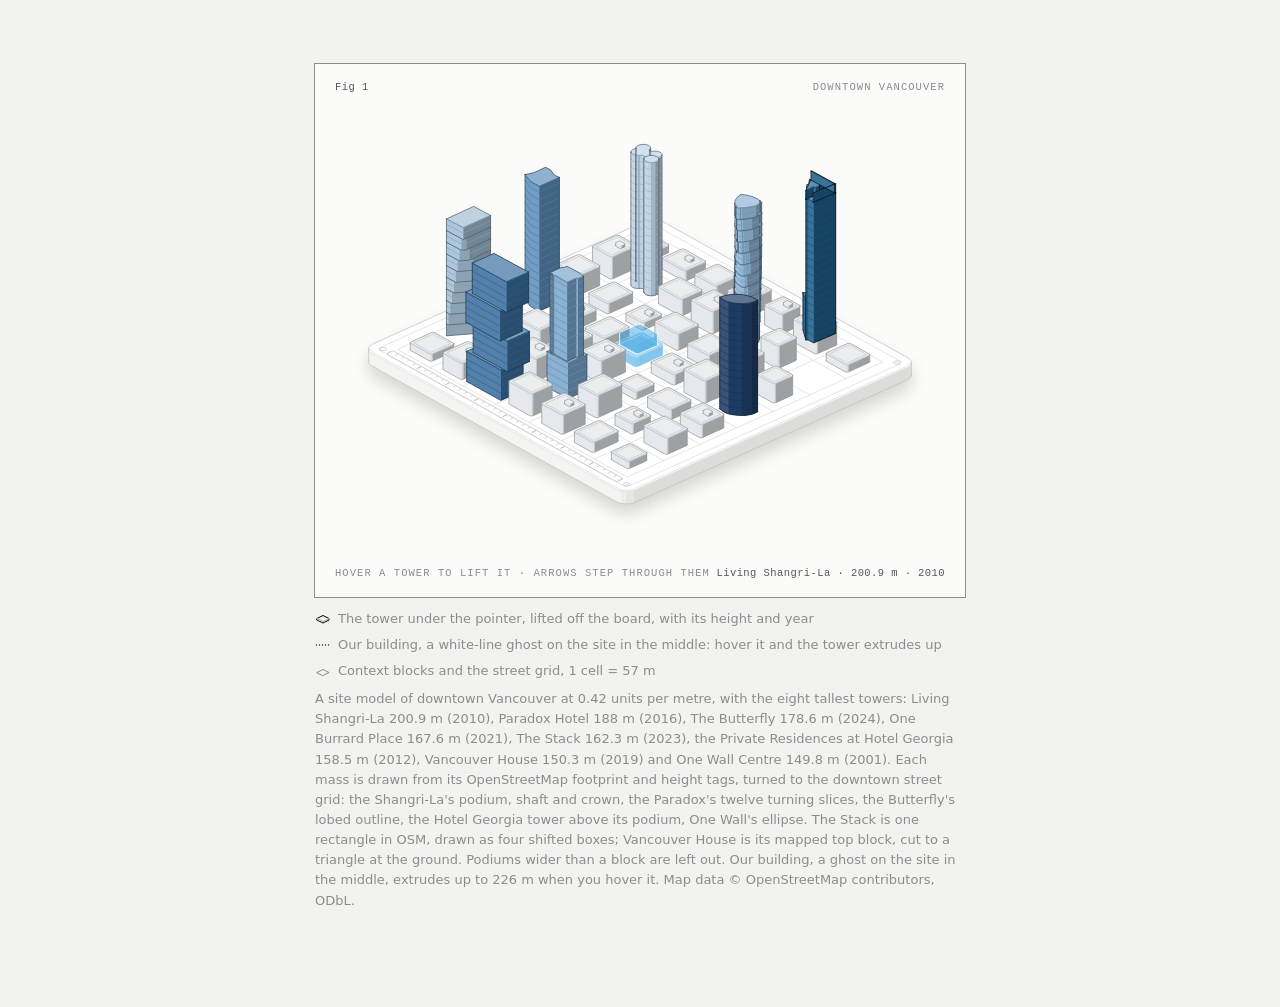
<file: figure-src/downtown.html>
<!doctype html><html lang="en"><head><meta charset="utf-8"><meta name="viewport" content="width=device-width, initial-scale=1"><title>Downtown Vancouver</title><style>
.iso{
  --anatomy-page:#0b0b0b;--anatomy-card:#131313;--anatomy-text:#a3a3a3;--anatomy-strong:#e6e6e6;--anatomy-muted:#6e6e6e;
  --anatomy-paper:#131313;--anatomy-face:#1b1b1b;--anatomy-top:#1c1c1c;
  --anatomy-shade-0:#0f0f0f;--anatomy-shade-1:#121212;--anatomy-shade-2:#151515;--anatomy-shade-3:#181818;
  --anatomy-lit-top:#262626;--anatomy-lit-shade:#1d1d1d;
  --anatomy-hi:#d4d4d4;--anatomy-mid:#6a6a6a;--anatomy-lo:#3e3e3e;--anatomy-faint:#2a2a2a;--anatomy-lit:#ffffff;
  --anatomy-halo:#050505;--anatomy-halo-opacity:.9;--anatomy-dot:#e6e6e6;
  --anatomy-red:#ff6b6b;--anatomy-green:#6be0a0;--anatomy-blue:#6b9bff;
  --anatomy-weight:.6px;--anatomy-ease:cubic-bezier(.32,.72,0,1);
  --anatomy-mono:ui-monospace,"SF Mono",Menlo,Consolas,monospace;
  --anatomy-lift:inset 0 1px 0 0 #ffffff0a,inset 0 0 0 1px #ffffff06,0 0 0 1px #00000026,0 1px 1px -.5px #00000014,0 3px 3px -1.5px #00000014,0 6px 6px -3px #00000014,0 12px 12px -6px #00000014;
}
.iso[data-theme="light"]{
  --anatomy-page:#f2f2ef;--anatomy-card:#fbfbfa;--anatomy-text:#57575a;--anatomy-strong:#18181a;--anatomy-muted:#8c8c90;
  --anatomy-paper:#fbfbfa;--anatomy-face:#ffffff;--anatomy-top:#ffffff;
  --anatomy-shade-0:#dcdcd9;--anatomy-shade-1:#e5e5e2;--anatomy-shade-2:#ededea;--anatomy-shade-3:#f4f4f1;
  --anatomy-lit-top:#ffffff;--anatomy-lit-shade:#eeeeeb;
  --anatomy-hi:#26262a;--anatomy-mid:#8a8a8f;--anatomy-lo:#b4b4b8;--anatomy-faint:#d4d4d6;--anatomy-lit:#000000;
  --anatomy-halo:#8a8a80;--anatomy-halo-opacity:.32;--anatomy-dot:#3a3a3e;
  --anatomy-red:#e5484d;--anatomy-green:#30a46c;--anatomy-blue:#3e63dd;
  --anatomy-lift:inset 0 1px 0 0 #ffffff,0 0 0 1px #0000000f,0 1px 1px -.5px #0000000a,0 3px 3px -1.5px #0000000a,0 6px 6px -3px #0000000a,0 12px 12px -6px #0000000a;
}
.iso-svg{display:block;width:100%;height:auto;overflow:visible}
.iso-svg path,.iso-svg circle{vector-effect:non-scaling-stroke}
.iso-fill{fill:var(--anatomy-paper);stroke:none}
.iso-solid[data-lit]>.iso-fill{fill:var(--anatomy-face)}
.iso-shade,.iso-top{stroke:none}
.iso-shade[data-shade="0"]{fill:var(--anatomy-shade-0)}
.iso-shade[data-shade="1"]{fill:var(--anatomy-shade-1)}
.iso-shade[data-shade="2"]{fill:var(--anatomy-shade-2)}
.iso-shade[data-shade="3"]{fill:var(--anatomy-shade-3)}
.iso-top{fill:var(--anatomy-top)}
.iso-solid[data-lit]>.iso-top{fill:var(--anatomy-lit-top)}
.iso-solid[data-lit]>.iso-shade{fill:var(--anatomy-lit-shade)}
.iso-solid[data-seamless]>.iso-shade,.iso-solid[data-seamless]>.iso-top{stroke-width:.4;stroke-linejoin:round}
.iso-solid[data-seamless]>.iso-shade[data-shade="0"]{stroke:var(--anatomy-shade-0)}
.iso-solid[data-seamless]>.iso-shade[data-shade="1"]{stroke:var(--anatomy-shade-1)}
.iso-solid[data-seamless]>.iso-shade[data-shade="2"]{stroke:var(--anatomy-shade-2)}
.iso-solid[data-seamless]>.iso-shade[data-shade="3"]{stroke:var(--anatomy-shade-3)}
.iso-solid[data-seamless]>.iso-top{stroke:var(--anatomy-top)}
.iso-solid[data-seamless][data-lit]>.iso-top{stroke:var(--anatomy-lit-top)}
.iso-solid[data-seamless][data-lit]>.iso-shade{stroke:var(--anatomy-lit-shade)}
.iso-solid[data-lit]>.iso-edge{stroke:var(--anatomy-lit)}
.iso-halo{fill:var(--anatomy-halo);stroke:none;filter:blur(9px);opacity:var(--anatomy-halo-opacity);transform:translateY(3px)}
.iso-line{fill:none;stroke:var(--anatomy-lo);stroke-width:var(--anatomy-weight);stroke-linecap:round;stroke-linejoin:round}
.iso-line[data-tone="hi"]{stroke:var(--anatomy-hi)}
.iso-line[data-tone="mid"]{stroke:var(--anatomy-mid)}
.iso-line[data-tone="lo"]{stroke:var(--anatomy-lo)}
.iso-line[data-tone="faint"]{stroke:var(--anatomy-faint)}
.iso-line[data-tone="lit"]{stroke:var(--anatomy-lit)}
.iso-line[data-tone="red"]{stroke:var(--anatomy-red)}
.iso-line[data-tone="green"]{stroke:var(--anatomy-green)}
.iso-line[data-tone="blue"]{stroke:var(--anatomy-blue)}
.iso-line[data-dotted]{stroke-dasharray:.01 3.5;stroke-width:1}
.iso-line[data-dashed]{stroke-dasharray:3 3}
.iso-line[data-flow]{stroke-dasharray:2 6}
.iso-wire-end{fill:var(--anatomy-paper);stroke:var(--anatomy-lo);stroke-width:var(--anatomy-weight)}
.iso-wire[data-tone="hi"] .iso-wire-end{stroke:var(--anatomy-hi)}
.iso-wire[data-tone="mid"] .iso-wire-end{stroke:var(--anatomy-mid)}
.iso-wire[data-tone="faint"] .iso-wire-end{stroke:var(--anatomy-faint)}
.iso-wire[data-tone="lit"] .iso-wire-end{stroke:var(--anatomy-lit)}
.iso-dots circle{fill:var(--anatomy-dot);stroke:none;opacity:.32}
.iso-dots[data-tone="hi"] circle{opacity:.85}
.iso-dots[data-tone="mid"] circle{opacity:.45}
.iso-dots[data-tone="lo"] circle{opacity:.22}
.iso-dots[data-tone="faint"] circle{opacity:.12}
.iso-face-text{fill:var(--anatomy-mid);font-family:var(--anatomy-mono);letter-spacing:.04em}
.iso-face-text[data-tone="hi"]{fill:var(--anatomy-hi)}
.iso-face-text[data-tone="lo"]{fill:var(--anatomy-lo)}
.iso-face-text[data-tone="faint"]{fill:var(--anatomy-faint)}
.tb-body{fill:var(--anatomy-shade-2);stroke:none}
.tb-shine{fill:var(--anatomy-top);stroke:none}
.tb-shade{fill:var(--anatomy-shade-0);stroke:none}
.tb-ring{fill:none;stroke:var(--anatomy-lo);stroke-width:.45;stroke-linecap:butt;stroke-linejoin:round}
.tb-ring[data-tone="mid"]{stroke:var(--anatomy-mid)}
.tb-ring[data-tone="faint"]{stroke:var(--anatomy-faint)}
.tb-ring[data-tone="hi"]{stroke:var(--anatomy-hi)}
@keyframes iso-flow{to{stroke-dashoffset:-32}}
@keyframes iso-pulse{0%,100%{opacity:.18}12%{opacity:1}40%{opacity:.18}}
.iso-line[data-flow]{animation:iso-flow 1600ms linear infinite}
.iso-dots circle[data-pulse]{animation:iso-pulse 1600ms steps(1,end) infinite;animation-delay:var(--pulse-at,0ms)}
.iso-figure{margin:32px 0 36px}
.iso-plate{position:relative;padding:52px 24px;border-radius:0;background:var(--anatomy-card);box-shadow:0 0 0 1px var(--anatomy-mid);--anatomy-paper:var(--anatomy-card)}
.iso-plate-corners{position:absolute;inset:18px 20px;pointer-events:none}
.iso-plate-corner{position:absolute;color:var(--anatomy-muted);font-family:var(--anatomy-mono);font-size:10.5px;line-height:1;letter-spacing:.04em;white-space:nowrap}
.iso-plate-corner[data-corner="fig"]{top:0;left:0;color:var(--anatomy-text)}
.iso-plate-corner[data-corner="title"]{top:0;right:0;text-transform:uppercase;letter-spacing:.1em}
.iso-plate-corner[data-corner="hint"]{bottom:0;left:0;text-transform:uppercase;letter-spacing:.1em}
.iso-plate-corner[data-corner="readout"]{right:0;bottom:0;color:var(--anatomy-text);font-variant-numeric:tabular-nums}
.iso-plate .iso-svg{margin:0 auto}
.iso-legend{display:grid;gap:8px;margin-top:12px;color:var(--anatomy-muted);font-size:13px;line-height:1.55}
.iso-keys{display:flex;flex-wrap:wrap;gap:6px 18px}
.iso-key{display:inline-flex;align-items:center;gap:7px}
.iso-swatch{width:16px;height:10px;flex:none;overflow:visible}
.iso-swatch path{fill:none;stroke:var(--anatomy-hi);stroke-width:1;vector-effect:non-scaling-stroke;stroke-linejoin:round;stroke-linecap:round}
.iso-swatch[data-mark="raised"] path,.iso-swatch[data-mark="flat"] path{stroke:var(--anatomy-mid)}
.iso-swatch[data-mark="lit"] path{stroke:var(--anatomy-lit)}
.iso-swatch[data-mark="dim"] path{stroke:var(--anatomy-lo)}
.iso-swatch[data-mark="dotted"] path{stroke-dasharray:.01 3;stroke-width:1.4}
.iso-swatch[data-mark="dashed"] path{stroke-dasharray:3 2.5}
.iso-swatch[data-mark="red"] path{stroke:var(--anatomy-red)}
.iso-swatch[data-mark="green"] path{stroke:var(--anatomy-green)}
.iso-swatch[data-mark="blue"] path{stroke:var(--anatomy-blue)}
.iso-swatch-crease{stroke:var(--anatomy-lo)!important}
@media (max-width:560px){.iso-plate{padding:48px 12px 70px}.iso-plate-corner[data-corner="hint"]{bottom:18px}}
@media (prefers-reduced-motion:reduce){.iso-line[data-flow],.iso-dots circle[data-pulse]{animation:none}}

*{box-sizing:border-box}
html{color-scheme:dark}
body[data-theme="light"]{color-scheme:light}
body{margin:0;background:var(--anatomy-page);color:var(--anatomy-text);font:14px/1.6 ui-sans-serif,system-ui,-apple-system,"Segoe UI",sans-serif;-webkit-font-smoothing:antialiased}
.iso-page{width:min(650px,100% - 32px);margin:64px auto 96px}

.iso .c-shangri{--anatomy-paper:#1f5f8b;--anatomy-face:#477ca0;--anatomy-top:#628fae;--anatomy-shade-0:#164361;--anatomy-shade-1:#1b5278;--anatomy-shade-2:#1f5f8b;--anatomy-shade-3:#3a7299;--anatomy-lit-top:#9ab7cb;--anatomy-lit-shade:#5787a8;--anatomy-hi:#0c2435;--anatomy-mid:#133953;--anatomy-lo:#164464;--anatomy-faint:#1a5075}.iso[data-theme="dark"] .c-shangri{--anatomy-paper:#143f5e;--anatomy-face:#305671;--anatomy-top:#43657e;--anatomy-shade-0:#0d293d;--anatomy-shade-1:#10344d;--anatomy-shade-2:#143f5e;--anatomy-shade-3:#2c526e;--anatomy-lit-top:#728c9e;--anatomy-lit-shade:#375c76;--anatomy-hi:#95a9b7;--anatomy-mid:#668296;--anatomy-lo:#486981;--anatomy-faint:#305671}
.iso .c-paradox{--anatomy-paper:#8fb6d6;--anatomy-face:#a3c3dd;--anatomy-top:#b1cce2;--anatomy-shade-0:#647f96;--anatomy-shade-1:#7b9db8;--anatomy-shade-2:#8fb6d6;--anatomy-shade-3:#9cbfdb;--anatomy-lit-top:#cddeed;--anatomy-lit-shade:#abc8e0;--anatomy-hi:#364551;--anatomy-mid:#566d80;--anatomy-lo:#67839a;--anatomy-faint:#7899b4}.iso[data-theme="dark"] .c-paradox{--anatomy-paper:#3a6686;--anatomy-face:#527895;--anatomy-top:#61859e;--anatomy-shade-0:#264257;--anatomy-shade-1:#30546e;--anatomy-shade-2:#3a6686;--anatomy-shade-3:#4e7592;--anatomy-lit-top:#89a3b6;--anatomy-lit-shade:#587d98;--anatomy-hi:#a6bac9;--anatomy-mid:#7f9cb0;--anatomy-lo:#6588a1;--anatomy-faint:#527895}
.iso .c-butterfly{--anatomy-paper:#bcd3e6;--anatomy-face:#c8dbeb;--anatomy-top:#d0e0ee;--anatomy-shade-0:#8494a1;--anatomy-shade-1:#a2b5c6;--anatomy-shade-2:#bcd3e6;--anatomy-shade-3:#c4d8e9;--anatomy-lit-top:#e1ebf4;--anatomy-lit-shade:#cddeec;--anatomy-hi:#475057;--anatomy-mid:#717f8a;--anatomy-lo:#8798a6;--anatomy-faint:#9eb1c1}.iso[data-theme="dark"] .c-butterfly{--anatomy-paper:#4d728f;--anatomy-face:#62839c;--anatomy-top:#718ea5;--anatomy-shade-0:#324a5d;--anatomy-shade-1:#3f5d75;--anatomy-shade-2:#4d728f;--anatomy-shade-3:#5f809a;--anatomy-lit-top:#94aabc;--anatomy-lit-shade:#6887a0;--anatomy-hi:#afc0cd;--anatomy-mid:#8ba3b6;--anatomy-lo:#7491a8;--anatomy-faint:#62839c}
.iso .c-burrard{--anatomy-paper:#5e8fbd;--anatomy-face:#7ba3c9;--anatomy-top:#8eb1d1;--anatomy-shade-0:#426484;--anatomy-shade-1:#517ba3;--anatomy-shade-2:#5e8fbd;--anatomy-shade-3:#719cc5;--anatomy-lit-top:#b7cde1;--anatomy-lit-shade:#86abce;--anatomy-hi:#243648;--anatomy-mid:#385671;--anatomy-lo:#446788;--anatomy-faint:#4f789f}.iso[data-theme="dark"] .c-burrard{--anatomy-paper:#2b5377;--anatomy-face:#446887;--anatomy-top:#557592;--anatomy-shade-0:#1c364d;--anatomy-shade-1:#234462;--anatomy-shade-2:#2b5377;--anatomy-shade-3:#406485;--anatomy-lit-top:#8098ad;--anatomy-lit-shade:#4b6d8b;--anatomy-hi:#a0b2c2;--anatomy-mid:#758fa7;--anatomy-lo:#5a7995;--anatomy-faint:#446887}
.iso .c-stack{--anatomy-paper:#3b6f9f;--anatomy-face:#5e89b0;--anatomy-top:#769abc;--anatomy-shade-0:#294e6f;--anatomy-shade-1:#335f89;--anatomy-shade-2:#3b6f9f;--anatomy-shade-3:#5380ab;--anatomy-lit-top:#a7bed4;--anatomy-lit-shade:#6c93b7;--anatomy-hi:#162a3c;--anatomy-mid:#23435f;--anatomy-lo:#2a5072;--anatomy-faint:#325d86}.iso[data-theme="dark"] .c-stack{--anatomy-paper:#1e4a6e;--anatomy-face:#39607f;--anatomy-top:#4b6e8b;--anatomy-shade-0:#143048;--anatomy-shade-1:#193d5a;--anatomy-shade-2:#1e4a6e;--anatomy-shade-3:#355c7d;--anatomy-lit-top:#7892a8;--anatomy-lit-shade:#406584;--anatomy-hi:#9aaebe;--anatomy-mid:#6d89a1;--anatomy-lo:#50728e;--anatomy-faint:#39607f}
.iso .c-georgia{--anatomy-paper:#7aa6cc;--anatomy-face:#92b6d5;--anatomy-top:#a2c1db;--anatomy-shade-0:#55748f;--anatomy-shade-1:#698faf;--anatomy-shade-2:#7aa6cc;--anatomy-shade-3:#8ab1d2;--anatomy-lit-top:#c3d7e8;--anatomy-lit-shade:#9bbcd9;--anatomy-hi:#2e3f4e;--anatomy-mid:#49647a;--anatomy-lo:#587893;--anatomy-faint:#668bab}.iso[data-theme="dark"] .c-georgia{--anatomy-paper:#345e82;--anatomy-face:#4c7191;--anatomy-top:#5d7e9b;--anatomy-shade-0:#223d55;--anatomy-shade-1:#2b4d6b;--anatomy-shade-2:#345e82;--anatomy-shade-3:#486e8f;--anatomy-lit-top:#859eb4;--anatomy-lit-shade:#527695;--anatomy-hi:#a4b7c7;--anatomy-mid:#7b96ae;--anatomy-lo:#61819e;--anatomy-faint:#4c7191}
.iso .c-vhouse{--anatomy-paper:#a3bed4;--anatomy-face:#b4cadc;--anatomy-top:#bfd2e1;--anatomy-shade-0:#728594;--anatomy-shade-1:#8ca3b6;--anatomy-shade-2:#a3bed4;--anatomy-shade-3:#aec6d9;--anatomy-lit-top:#d6e2ec;--anatomy-lit-shade:#bacedf;--anatomy-hi:#3e4851;--anatomy-mid:#62727f;--anatomy-lo:#758999;--anatomy-faint:#89a0b2}.iso[data-theme="dark"] .c-vhouse{--anatomy-paper:#45657f;--anatomy-face:#5b778e;--anatomy-top:#6a8499;--anatomy-shade-0:#2d4253;--anatomy-shade-1:#395368;--anatomy-shade-2:#45657f;--anatomy-shade-3:#58748c;--anatomy-lit-top:#8fa3b2;--anatomy-lit-shade:#617c92;--anatomy-hi:#abbac5;--anatomy-mid:#869bac;--anatomy-lo:#6e879b;--anatomy-faint:#5b778e}
.iso .c-onewall{--anatomy-paper:#1d3b63;--anatomy-face:#465e7f;--anatomy-top:#617692;--anatomy-shade-0:#142945;--anatomy-shade-1:#193355;--anatomy-shade-2:#1d3b63;--anatomy-shade-3:#385376;--anatomy-lit-top:#99a7b9;--anatomy-lit-shade:#566c8a;--anatomy-hi:#0b1626;--anatomy-mid:#11233b;--anatomy-lo:#152a47;--anatomy-faint:#183253}.iso[data-theme="dark"] .c-onewall{--anatomy-paper:#122a47;--anatomy-face:#2e445d;--anatomy-top:#41556c;--anatomy-shade-0:#0c1b2e;--anatomy-shade-1:#0f223a;--anatomy-shade-2:#122a47;--anatomy-shade-3:#2a3f59;--anatomy-lit-top:#717f91;--anatomy-lit-shade:#364a63;--anatomy-hi:#949fac;--anatomy-mid:#657587;--anatomy-lo:#46596f;--anatomy-faint:#2e445d}
.iso .c-proposal{--anatomy-paper:#38a3e0;--anatomy-face:#5cb4e6;--anatomy-top:#74bfe9;--anatomy-shade-0:#27729d;--anatomy-shade-1:#308cc1;--anatomy-shade-2:#38a3e0;--anatomy-shade-3:#50aee4;--anatomy-lit-top:#a5d6f1;--anatomy-lit-shade:#6abae8;--anatomy-hi:#153e55;--anatomy-mid:#226286;--anatomy-lo:#2875a1;--anatomy-faint:#2f89bc}.iso[data-theme="dark"] .c-proposal{--anatomy-paper:#1f7fb5;--anatomy-face:#3a8ebe;--anatomy-top:#4c99c4;--anatomy-shade-0:#145376;--anatomy-shade-1:#196894;--anatomy-shade-2:#1f7fb5;--anatomy-shade-3:#358cbc;--anatomy-lit-top:#79b2d3;--anatomy-lit-shade:#4192c0;--anatomy-hi:#9ac5de;--anatomy-mid:#6daccf;--anatomy-lo:#509bc5;--anatomy-faint:#3a8ebe}
.iso .c-context{--anatomy-paper:#e2e6ea;--anatomy-face:#e7ebee;--anatomy-top:#ebeef0;--anatomy-shade-0:#9ea1a4;--anatomy-shade-1:#c2c6c9;--anatomy-shade-2:#e2e6ea;--anatomy-shade-3:#e5e9ed;--anatomy-lit-top:#f2f4f6;--anatomy-lit-shade:#e9ecef;--anatomy-hi:#565759;--anatomy-mid:#888a8c;--anatomy-lo:#a3a6a8;--anatomy-faint:#bec1c5}.iso[data-theme="dark"] .c-context{--anatomy-paper:#2d3238;--anatomy-face:#464b50;--anatomy-top:#575b60;--anatomy-shade-0:#1d2124;--anatomy-shade-1:#25292e;--anatomy-shade-2:#2d3238;--anatomy-shade-3:#42474c;--anatomy-lit-top:#818488;--anatomy-lit-shade:#4d5156;--anatomy-hi:#a1a3a5;--anatomy-mid:#777a7e;--anatomy-lo:#5b5f64;--anatomy-faint:#464b50}
.tw{cursor:pointer}
.tw[data-on] .iso-edge{stroke:var(--anatomy-lit)}
.ghost{--ghost:#38a3e0;--ghost-line:#ffffff}
.ghost .iso-fill{fill:var(--ghost);fill-opacity:.42}
.ghost .iso-shade{fill:var(--ghost);fill-opacity:.22}
.ghost .iso-shade[data-shade="0"]{fill-opacity:.34}.ghost .iso-shade[data-shade="1"]{fill-opacity:.28}
.ghost .iso-top{fill:var(--ghost);fill-opacity:.12}
.ghost .iso-line{stroke:var(--ghost-line);stroke-width:.8px;stroke-opacity:.95}
.ghost .iso-crease,.ghost .iso-bevel{stroke-width:.55px;stroke-opacity:.6}
.ghost .iso-halo{display:none}
.ghost[data-on] .iso-line{stroke-width:1px;stroke-opacity:1}
.iso[data-theme="dark"] .ghost .iso-fill{fill-opacity:.26}.iso[data-theme="dark"] .ghost .iso-shade{fill-opacity:.14}
.iso[data-theme="dark"] .ghost .iso-shade[data-shade="0"]{fill-opacity:.2}.iso[data-theme="dark"] .ghost .iso-top{fill-opacity:.08}
.tw [data-piece]{transition:none}
.iso-stage:focus-visible{outline:1px solid var(--anatomy-muted);outline-offset:6px}
</style></head><body class="iso" data-theme="light"><main class="iso-page"><figure class="iso-figure"><div class="iso-plate"><div class="iso-plate-corners" aria-hidden="true"><span class="iso-plate-corner" data-corner="fig">Fig 1</span><span class="iso-plate-corner" data-corner="title">Downtown Vancouver</span><span class="iso-plate-corner" data-corner="hint">Hover a tower to lift it · arrows step through them</span><span class="iso-plate-corner" data-corner="readout" data-readout>downtown · hover a tower</span></div><div class="iso-stage" tabindex="0" role="group" aria-label="Downtown Vancouver site model: arrow keys step through the towers, Escape puts them back"><svg xmlns="http://www.w3.org/2000/svg" class="iso-svg" viewBox="0 0 660 470" role="img" aria-label="A site model of downtown Vancouver: eight towers in shades of blue among low grey blocks on a baseboard. Hovering a tower lifts it off the board and names its height and year; the site in the middle holds a ghost tower that extrudes up."><path class="iso-halo" d="M32.5 262.9L33 261.3L34 259.9L35.6 258.6L37.7 257.4L334.3 123.9L336.7 123L339.5 122.3L342.5 122L345.6 121.9L348.6 122.1L351.5 122.7L354.2 123.5L356.4 124.5L623.5 272.8L625.3 274L626.6 275.4L627.4 276.9L627.5 278.5L627.5 292L627 293.6L626 295L624.4 296.3L622.3 297.5L325.7 431L323.3 431.9L320.5 432.6L317.5 432.9L314.4 433L311.4 432.8L308.5 432.2L305.8 431.5L303.6 430.4L36.5 282.1L34.7 280.9L33.4 279.5L32.6 278L32.5 276.5Z"/><g class="iso-solid"><path class="iso-fill" d="M332.1 149.5L332.6 148.1L333.9 146.8L335.8 145.6L338.2 144.8L340.9 144.3L343.9 144.2L346.7 144.5L349.4 145.1L351.6 146.1L353.3 147.3L354.2 148.6L354.5 150.1L354.5 157.9L353.9 159.3L352.7 160.6L350.8 161.7L348.4 162.6L345.6 163.1L342.7 163.2L339.8 162.9L337.2 162.3L334.9 161.3L333.3 160.1L332.3 158.7L332.1 157.3Z"/><path class="iso-shade" data-shade="0" d="M350.8 161.7L348.4 162.6L348.4 154.8L350.8 154ZM354.5 157.9L353.9 159.3L353.9 151.5L354.5 150.1ZM353.9 159.3L352.7 160.6L352.7 152.9L353.9 151.5ZM352.7 160.6L350.8 161.7L350.8 154L352.7 152.9Z"/><path class="iso-shade" data-shade="1" d="M348.4 162.6L345.6 163.1L345.6 155.3L348.4 154.8ZM345.6 163.1L342.7 163.2L342.7 155.4L345.6 155.3Z"/><path class="iso-shade" data-shade="2" d="M342.7 163.2L339.8 162.9L339.8 155.1L342.7 155.4ZM339.8 162.9L337.2 162.3L337.2 154.5L339.8 155.1Z"/><path class="iso-shade" data-shade="3" d="M337.2 162.3L334.9 161.3L334.9 153.6L337.2 154.5ZM334.9 161.3L333.3 160.1L333.3 152.4L334.9 153.6ZM333.3 160.1L332.3 158.7L332.3 151L333.3 152.4ZM332.3 158.7L332.1 157.3L332.1 149.5L332.3 151Z"/><path class="iso-top" d="M350.8 154L348.4 154.8L345.6 155.3L342.7 155.4L339.8 155.1L337.2 154.5L334.9 153.6L333.3 152.4L332.3 151L332.1 149.5L332.6 148.1L333.9 146.8L335.8 145.6L338.2 144.8L340.9 144.3L343.9 144.2L346.7 144.5L349.4 145.1L351.6 146.1L353.3 147.3L354.2 148.6L354.5 150.1L353.9 151.5L352.7 152.9Z"/><path class="iso-line iso-crease" data-tone="faint" d="M354.5 150.1L353.9 151.5L352.7 152.9L350.8 154L348.4 154.8L345.6 155.3L342.7 155.4L339.8 155.1L337.2 154.5L334.9 153.6L333.3 152.4L332.3 151L332.1 149.5"/><path class="iso-line iso-edge" data-tone="lo" d="M332.1 149.5L332.6 148.1L333.9 146.8L335.8 145.6L338.2 144.8L340.9 144.3L343.9 144.2L346.7 144.5L349.4 145.1L351.6 146.1L353.3 147.3L354.2 148.6L354.5 150.1M354.5 157.9L353.9 159.3L352.7 160.6L350.8 161.7L348.4 162.6L345.6 163.1L342.7 163.2L339.8 162.9L337.2 162.3L334.9 161.3L333.3 160.1L332.3 158.7L332.1 157.3M332.1 149.5L332.1 157.3M354.5 150.1L354.5 157.9"/></g><g class="iso-solid"><path class="iso-fill" d="M65.5 269.5L66 268.1L67.3 266.8L69.2 265.7L71.6 264.8L74.3 264.4L77.3 264.2L80.1 264.5L82.8 265.1L85 266.1L86.7 267.3L87.6 268.7L87.9 270.1L87.9 277.9L87.3 279.3L86.1 280.7L84.2 281.8L81.8 282.6L79 283.1L76.1 283.2L73.2 282.9L70.6 282.3L68.3 281.4L66.7 280.2L65.7 278.8L65.5 277.3Z"/><path class="iso-shade" data-shade="0" d="M84.2 281.8L81.8 282.6L81.8 274.8L84.2 274ZM87.9 277.9L87.3 279.3L87.3 271.6L87.9 270.1ZM87.3 279.3L86.1 280.7L86.1 272.9L87.3 271.6ZM86.1 280.7L84.2 281.8L84.2 274L86.1 272.9Z"/><path class="iso-shade" data-shade="1" d="M81.8 282.6L79 283.1L79 275.3L81.8 274.8ZM79 283.1L76.1 283.2L76.1 275.4L79 275.3Z"/><path class="iso-shade" data-shade="2" d="M76.1 283.2L73.2 282.9L73.2 275.2L76.1 275.4ZM73.2 282.9L70.6 282.3L70.6 274.5L73.2 275.2Z"/><path class="iso-shade" data-shade="3" d="M70.6 282.3L68.3 281.4L68.3 273.6L70.6 274.5ZM68.3 281.4L66.7 280.2L66.7 272.4L68.3 273.6ZM66.7 280.2L65.7 278.8L65.7 271L66.7 272.4ZM65.7 278.8L65.5 277.3L65.5 269.5L65.7 271Z"/><path class="iso-top" d="M84.2 274L81.8 274.8L79 275.3L76.1 275.4L73.2 275.2L70.6 274.5L68.3 273.6L66.7 272.4L65.7 271L65.5 269.5L66 268.1L67.3 266.8L69.2 265.7L71.6 264.8L74.3 264.4L77.3 264.2L80.1 264.5L82.8 265.1L85 266.1L86.7 267.3L87.6 268.7L87.9 270.1L87.3 271.6L86.1 272.9Z"/><path class="iso-line iso-crease" data-tone="faint" d="M87.9 270.1L87.3 271.6L86.1 272.9L84.2 274L81.8 274.8L79 275.3L76.1 275.4L73.2 275.2L70.6 274.5L68.3 273.6L66.7 272.4L65.7 271L65.5 269.5"/><path class="iso-line iso-edge" data-tone="lo" d="M65.5 269.5L66 268.1L67.3 266.8L69.2 265.7L71.6 264.8L74.3 264.4L77.3 264.2L80.1 264.5L82.8 265.1L85 266.1L86.7 267.3L87.6 268.7L87.9 270.1M87.9 277.9L87.3 279.3L86.1 280.7L84.2 281.8L81.8 282.6L79 283.1L76.1 283.2L73.2 282.9L70.6 282.3L68.3 281.4L66.7 280.2L65.7 278.8L65.5 277.3M65.5 269.5L65.5 277.3M87.9 270.1L87.9 277.9"/></g><g class="iso-solid"><path class="iso-fill" d="M572.1 282.8L572.7 281.4L573.9 280.1L575.8 279L578.2 278.1L581 277.6L583.9 277.5L586.8 277.8L589.4 278.4L591.7 279.4L593.3 280.6L594.3 282L594.5 283.4L594.5 291.2L594 292.6L592.7 293.9L590.8 295.1L588.4 295.9L585.7 296.4L582.7 296.5L579.9 296.2L577.2 295.6L575 294.6L573.3 293.4L572.4 292.1L572.1 290.6Z"/><path class="iso-shade" data-shade="0" d="M590.8 295.1L588.4 295.9L588.4 288.1L590.8 287.3ZM594.5 291.2L594 292.6L594 284.9L594.5 283.4ZM594 292.6L592.7 293.9L592.7 286.2L594 284.9ZM592.7 293.9L590.8 295.1L590.8 287.3L592.7 286.2Z"/><path class="iso-shade" data-shade="1" d="M588.4 295.9L585.7 296.4L585.7 288.6L588.4 288.1ZM585.7 296.4L582.7 296.5L582.7 288.7L585.7 288.6Z"/><path class="iso-shade" data-shade="2" d="M582.7 296.5L579.9 296.2L579.9 288.5L582.7 288.7ZM579.9 296.2L577.2 295.6L577.2 287.8L579.9 288.5Z"/><path class="iso-shade" data-shade="3" d="M577.2 295.6L575 294.6L575 286.9L577.2 287.8ZM575 294.6L573.3 293.4L573.3 285.7L575 286.9ZM573.3 293.4L572.4 292.1L572.4 284.3L573.3 285.7ZM572.4 292.1L572.1 290.6L572.1 282.8L572.4 284.3Z"/><path class="iso-top" d="M590.8 287.3L588.4 288.1L585.7 288.6L582.7 288.7L579.9 288.5L577.2 287.8L575 286.9L573.3 285.7L572.4 284.3L572.1 282.8L572.7 281.4L573.9 280.1L575.8 279L578.2 278.1L581 277.6L583.9 277.5L586.8 277.8L589.4 278.4L591.7 279.4L593.3 280.6L594.3 282L594.5 283.4L594 284.9L592.7 286.2Z"/><path class="iso-line iso-crease" data-tone="faint" d="M594.5 283.4L594 284.9L592.7 286.2L590.8 287.3L588.4 288.1L585.7 288.6L582.7 288.7L579.9 288.5L577.2 287.8L575 286.9L573.3 285.7L572.4 284.3L572.1 282.8"/><path class="iso-line iso-edge" data-tone="lo" d="M572.1 282.8L572.7 281.4L573.9 280.1L575.8 279L578.2 278.1L581 277.6L583.9 277.5L586.8 277.8L589.4 278.4L591.7 279.4L593.3 280.6L594.3 282L594.5 283.4M594.5 291.2L594 292.6L592.7 293.9L590.8 295.1L588.4 295.9L585.7 296.4L582.7 296.5L579.9 296.2L577.2 295.6L575 294.6L573.3 293.4L572.4 292.1L572.1 290.6M572.1 282.8L572.1 290.6M594.5 283.4L594.5 291.2"/></g><g class="iso-solid"><path class="iso-fill" d="M305.5 402.9L306.1 401.4L307.3 400.1L309.2 399L311.6 398.2L314.4 397.7L317.3 397.6L320.2 397.8L322.8 398.4L325.1 399.4L326.7 400.6L327.7 402L327.9 403.4L327.9 411.2L327.4 412.6L326.1 414L324.2 415.1L321.8 415.9L319.1 416.4L316.1 416.5L313.3 416.2L310.6 415.6L308.4 414.7L306.7 413.5L305.8 412.1L305.5 410.6Z"/><path class="iso-shade" data-shade="0" d="M324.2 415.1L321.8 415.9L321.8 408.1L324.2 407.3ZM327.9 411.2L327.4 412.6L327.4 404.9L327.9 403.4ZM327.4 412.6L326.1 414L326.1 406.2L327.4 404.9ZM326.1 414L324.2 415.1L324.2 407.3L326.1 406.2Z"/><path class="iso-shade" data-shade="1" d="M321.8 415.9L319.1 416.4L319.1 408.6L321.8 408.1ZM319.1 416.4L316.1 416.5L316.1 408.7L319.1 408.6Z"/><path class="iso-shade" data-shade="2" d="M316.1 416.5L313.3 416.2L313.3 408.5L316.1 408.7ZM313.3 416.2L310.6 415.6L310.6 407.8L313.3 408.5Z"/><path class="iso-shade" data-shade="3" d="M310.6 415.6L308.4 414.7L308.4 406.9L310.6 407.8ZM308.4 414.7L306.7 413.5L306.7 405.7L308.4 406.9ZM306.7 413.5L305.8 412.1L305.8 404.3L306.7 405.7ZM305.8 412.1L305.5 410.6L305.5 402.9L305.8 404.3Z"/><path class="iso-top" d="M324.2 407.3L321.8 408.1L319.1 408.6L316.1 408.7L313.3 408.5L310.6 407.8L308.4 406.9L306.7 405.7L305.8 404.3L305.5 402.9L306.1 401.4L307.3 400.1L309.2 399L311.6 398.2L314.4 397.7L317.3 397.6L320.2 397.8L322.8 398.4L325.1 399.4L326.7 400.6L327.7 402L327.9 403.4L327.4 404.9L326.1 406.2Z"/><path class="iso-line iso-crease" data-tone="faint" d="M327.9 403.4L327.4 404.9L326.1 406.2L324.2 407.3L321.8 408.1L319.1 408.6L316.1 408.7L313.3 408.5L310.6 407.8L308.4 406.9L306.7 405.7L305.8 404.3L305.5 402.9"/><path class="iso-line iso-edge" data-tone="lo" d="M305.5 402.9L306.1 401.4L307.3 400.1L309.2 399L311.6 398.2L314.4 397.7L317.3 397.6L320.2 397.8L322.8 398.4L325.1 399.4L326.7 400.6L327.7 402L327.9 403.4M327.9 411.2L327.4 412.6L326.1 414L324.2 415.1L321.8 415.9L319.1 416.4L316.1 416.5L313.3 416.2L310.6 415.6L308.4 414.7L306.7 413.5L305.8 412.1L305.5 410.6M305.5 402.9L305.5 410.6M327.9 403.4L327.9 411.2"/></g><g class="iso-solid"><path class="iso-fill" d="M32.5 255.1L33 253.6L34 252.1L35.6 250.8L37.7 249.7L334.3 116.1L336.7 115.2L339.5 114.6L342.5 114.2L345.6 114.1L348.6 114.4L351.5 114.9L354.2 115.7L356.4 116.7L623.5 265L625.3 266.3L626.6 267.7L627.4 269.1L627.5 270.7L627.5 284.3L627 285.8L626 287.2L624.4 288.6L622.3 289.7L325.7 423.2L323.3 424.1L320.5 424.8L317.5 425.2L314.4 425.2L311.4 425L308.5 424.5L305.8 423.7L303.6 422.6L36.5 274.3L34.7 273.1L33.4 271.7L32.6 270.2L32.5 268.7Z"/><path class="iso-shade" data-shade="0" d="M627.5 284.3L627 285.8L627 272.2L627.5 270.7ZM627 285.8L626 287.2L626 273.7L627 272.2ZM626 287.2L624.4 288.6L624.4 275L626 273.7ZM624.4 288.6L622.3 289.7L622.3 276.1L624.4 275ZM622.3 289.7L325.7 423.2L325.7 409.6L622.3 276.1ZM325.7 423.2L323.3 424.1L323.3 410.5L325.7 409.6Z"/><path class="iso-shade" data-shade="1" d="M323.3 424.1L320.5 424.8L320.5 411.2L323.3 410.5ZM320.5 424.8L317.5 425.2L317.5 411.6L320.5 411.2ZM317.5 425.2L314.4 425.2L314.4 411.6L317.5 411.6Z"/><path class="iso-shade" data-shade="2" d="M314.4 425.2L311.4 425L311.4 411.4L314.4 411.6ZM311.4 425L308.5 424.5L308.5 410.9L311.4 411.4Z"/><path class="iso-shade" data-shade="3" d="M308.5 424.5L305.8 423.7L305.8 410.1L308.5 410.9ZM305.8 423.7L303.6 422.6L303.6 409.1L305.8 410.1ZM303.6 422.6L36.5 274.3L36.5 260.8L303.6 409.1ZM36.5 274.3L34.7 273.1L34.7 259.5L36.5 260.8ZM34.7 273.1L33.4 271.7L33.4 258.1L34.7 259.5ZM33.4 271.7L32.6 270.2L32.6 256.6L33.4 258.1ZM32.6 270.2L32.5 268.7L32.5 255.1L32.6 256.6Z"/><path class="iso-top" d="M623.5 265L625.3 266.3L626.6 267.7L627.4 269.1L627.5 270.7L627 272.2L626 273.7L624.4 275L622.3 276.1L325.7 409.6L323.3 410.5L320.5 411.2L317.5 411.6L314.4 411.6L311.4 411.4L308.5 410.9L305.8 410.1L303.6 409.1L36.5 260.8L34.7 259.5L33.4 258.1L32.6 256.6L32.5 255.1L33 253.6L34 252.1L35.6 250.8L37.7 249.7L334.3 116.1L336.7 115.2L339.5 114.6L342.5 114.2L345.6 114.1L348.6 114.4L351.5 114.9L354.2 115.7L356.4 116.7Z"/><path class="iso-line iso-crease" data-tone="faint" d="M627.5 270.7L627 272.2L626 273.7L624.4 275L622.3 276.1L325.7 409.6L323.3 410.5L320.5 411.2L317.5 411.6L314.4 411.6L311.4 411.4L308.5 410.9L305.8 410.1L303.6 409.1L36.5 260.8L34.7 259.5L33.4 258.1L32.6 256.6L32.5 255.1"/><path class="iso-line iso-bevel" data-tone="faint" d="M627.5 270.7L624.4 271.9L623.6 273.1L622.3 274.2L620.4 275.2L324 408.6L321.9 409.4L319.6 409.9L317.1 410.2L314.5 410.3L312 410.1L309.6 409.7L307.4 409L305.5 408.1L38.6 259.9L37 258.8L35.9 257.7L35.3 256.4L32.5 255.1"/><path class="iso-line iso-edge" data-tone="lo" d="M32.5 255.1L33 253.6L34 252.1L35.6 250.8L37.7 249.7L334.3 116.1L336.7 115.2L339.5 114.6L342.5 114.2L345.6 114.1L348.6 114.4L351.5 114.9L354.2 115.7L356.4 116.7L623.5 265L625.3 266.3L626.6 267.7L627.4 269.1L627.5 270.7M627.5 284.3L627 285.8L626 287.2L624.4 288.6L622.3 289.7L325.7 423.2L323.3 424.1L320.5 424.8L317.5 425.2L314.4 425.2L311.4 425L308.5 424.5L305.8 423.7L303.6 422.6L36.5 274.3L34.7 273.1L33.4 271.7L32.6 270.2L32.5 268.7M627.5 270.7L627.5 284.3M32.5 255.1L32.5 268.7"/></g><path class="iso-line" data-tone="faint" d="M615.2 268.8L615.7 269.1L616.1 269.5L616.3 270L616.3 270.4L616.2 270.8L615.9 271.2L615.4 271.6L614.8 271.9L318.2 405.5L317.5 405.7L316.7 405.9L315.9 406L315 406L314.1 406L313.3 405.8L312.5 405.6L311.9 405.3L44.8 257L44.3 256.6L43.9 256.3L43.7 255.8L43.7 255.4L43.8 255L44.1 254.5L44.6 254.2L45.2 253.8L341.8 120.3L342.5 120L343.3 119.9L344.1 119.8L345 119.7L345.9 119.8L346.7 119.9L347.5 120.2L348.1 120.5Z"/><path class="iso-line" data-tone="lo" d="M347.2 123.3L345.8 123.7L344.2 123.7L342.7 123.4L341.6 122.8L341.2 122.1L341.5 121.3L342.4 120.6L343.8 120.2L345.4 120.2L346.8 120.5L347.9 121.1L348.4 121.9L348.1 122.7ZM614.2 271.6L612.8 272L611.2 272L609.8 271.7L608.7 271.1L608.3 270.4L608.5 269.6L609.4 268.9L610.8 268.6L612.4 268.5L613.9 268.8L615 269.4L615.4 270.2L615.2 271ZM50.6 256.8L49.2 257.2L47.6 257.3L46.1 257L45 256.4L44.6 255.6L44.8 254.8L45.8 254.2L47.2 253.8L48.8 253.7L50.2 254L51.3 254.6L51.7 255.4L51.5 256.2ZM317.6 405.1L316.2 405.5L314.6 405.6L313.2 405.3L312.1 404.7L311.6 403.9L311.9 403.1L312.8 402.5L314.2 402.1L315.8 402L317.3 402.3L318.4 402.9L318.8 403.7L318.5 404.5Z"/><g class="iso-dots" data-tone="mid"><circle cx="344.8" cy="122" r="0.45"/><circle cx="611.8" cy="270.3" r="0.45"/><circle cx="48.2" cy="255.5" r="0.45"/><circle cx="315.2" cy="403.8" r="0.45"/></g><g class="iso-solid"><path class="iso-fill" d="M53.1 260.2L53.7 259.6L57.7 257.8L59 257.6L60.2 257.9L309.9 396.5L310.3 397.1L310.3 398.1L309.7 398.7L305.7 400.5L304.4 400.8L303.2 400.5L53.5 261.8L53.1 261.2Z"/><path class="iso-shade" data-shade="0" d="M310.3 398.1L309.7 398.7L309.7 397.8L310.3 397.1ZM309.7 398.7L305.7 400.5L305.7 399.6L309.7 397.8Z"/><path class="iso-shade" data-shade="1" d="M305.7 400.5L304.4 400.8L304.4 399.8L305.7 399.6Z"/><path class="iso-shade" data-shade="2" d="M304.4 400.8L303.2 400.5L303.2 399.5L304.4 399.8Z"/><path class="iso-shade" data-shade="3" d="M303.2 400.5L53.5 261.8L53.5 260.9L303.2 399.5ZM53.5 261.8L53.1 261.2L53.1 260.2L53.5 260.9Z"/><path class="iso-top" d="M309.9 396.5L310.3 397.1L309.7 397.8L305.7 399.6L304.4 399.8L303.2 399.5L53.5 260.9L53.1 260.2L53.7 259.6L57.7 257.8L59 257.6L60.2 257.9Z"/><path class="iso-line iso-edge" data-tone="lo" d="M53.1 260.2L53.7 259.6L57.7 257.8L59 257.6L60.2 257.9L309.9 396.5L310.3 397.1M310.3 398.1L309.7 398.7L305.7 400.5L304.4 400.8L303.2 400.5L53.5 261.8L53.1 261.2M310.3 397.1L310.3 398.1M53.1 260.2L53.1 261.2"/></g><path class="iso-line" data-tone="lo" d="M64.3 261.1L62.3 262M70.6 264.6L68.6 265.5M76.9 268.1L74.9 269M83.2 271.6L81.2 272.5M95.8 278.6L93.8 279.5M102.1 282.1L100.1 283M108.4 285.6L106.4 286.5M114.7 289.1L112.7 290M127.3 296.1L125.3 297M133.6 299.6L131.6 300.5M139.9 303.1L137.9 304M146.2 306.6L144.2 307.5M158.8 313.6L156.8 314.5M165.1 317.1L163.1 318M171.4 320.6L169.4 321.5M177.7 324.1L175.7 325M190.3 331.1L188.3 332M196.6 334.6L194.6 335.5M202.9 338.1L200.9 339M209.2 341.6L207.2 342.5M221.8 348.6L219.8 349.5M228.1 352.1L226.1 353M234.4 355.6L232.4 356.5M240.7 359.1L238.7 360M253.3 366.1L251.3 367M259.6 369.6L257.6 370.5M266 373.1L264 374M272.3 376.6L270.3 377.5M284.9 383.6L282.9 384.5M291.2 387.1L289.2 388M297.5 390.6L295.5 391.5M303.8 394.1L301.8 395"/><path class="iso-line" data-tone="mid" d="M89.5 275.1L85.5 276.9M121 292.6L117 294.4M152.5 310.1L148.5 311.9M184 327.6L180 329.4M215.5 345.1L211.5 346.9M247 362.6L243 364.4M278.6 380.1L274.6 381.9"/><g class="iso-dots" data-tone="mid"><circle cx="56.6" cy="259.2" r="0.4"/><circle cx="306.8" cy="398.2" r="0.4"/></g><path class="iso-line" data-tone="faint" d="M379.9 149.9L100 275.9"/><path class="iso-line" data-tone="faint" d="M303.9 147.9L556 287.9"/><path class="iso-line" data-tone="faint" d="M416 169.9L136 295.9"/><path class="iso-line" data-tone="faint" d="M264 165.9L516 305.9"/><path class="iso-line" data-tone="faint" d="M452 189.9L172 315.9"/><path class="iso-line" data-tone="faint" d="M224 183.9L476 323.9"/><path class="iso-line" data-tone="faint" d="M488 209.9L208 335.9"/><path class="iso-line" data-tone="faint" d="M184 201.9L436 341.9"/><path class="iso-line" data-tone="faint" d="M524 229.9L244 355.9"/><path class="iso-line" data-tone="faint" d="M144 219.9L396 359.9"/><path class="iso-line" data-tone="faint" d="M560 249.9L280.1 375.9"/><path class="iso-line" data-tone="faint" d="M104 237.9L356.1 377.9"/><path class="iso-line" data-tone="faint" d="M595.2 269.4L595.5 269.8L595.2 270.2L316.9 395.5L316.1 395.7L315.3 395.5L64.8 256.3L64.5 255.9L64.8 255.5L343.1 130.3L343.9 130.1L344.7 130.3Z"/><g class="c-context"><g class="iso-solid"><path class="iso-fill" d="M322.5 141L322.6 140.3L323.4 139.7L341 131.7L342.3 131.4L343.7 131.4L344.8 131.8L360.7 140.7L361.4 141.3L361.4 149L361.3 149.7L360.5 150.3L342.9 158.3L341.6 158.6L340.2 158.6L339.1 158.2L323.2 149.3L322.5 148.7Z"/><path class="iso-shade" data-shade="0" d="M361.4 149L361.3 149.7L361.3 142L361.4 141.3ZM361.3 149.7L360.5 150.3L360.5 142.6L361.3 142ZM360.5 150.3L342.9 158.3L342.9 150.5L360.5 142.6Z"/><path class="iso-shade" data-shade="1" d="M342.9 158.3L341.6 158.6L341.6 150.8L342.9 150.5Z"/><path class="iso-shade" data-shade="2" d="M341.6 158.6L340.2 158.6L340.2 150.8L341.6 150.8Z"/><path class="iso-shade" data-shade="3" d="M340.2 158.6L339.1 158.2L339.1 150.4L340.2 150.8ZM339.1 158.2L323.2 149.3L323.2 141.6L339.1 150.4ZM323.2 149.3L322.5 148.7L322.5 141L323.2 141.6Z"/><path class="iso-top" d="M360.7 140.7L361.4 141.3L361.3 142L360.5 142.6L342.9 150.5L341.6 150.8L340.2 150.8L339.1 150.4L323.2 141.6L322.5 141L322.6 140.3L323.4 139.7L341 131.7L342.3 131.4L343.7 131.4L344.8 131.8Z"/><path class="iso-line iso-crease" data-tone="faint" d="M361.4 141.3L361.3 142L360.5 142.6L342.9 150.5L341.6 150.8L340.2 150.8L339.1 150.4L323.2 141.6L322.5 141"/><path class="iso-line iso-bevel" data-tone="faint" d="M361.4 141.3L360.7 141.9L360 142.3L342.5 150.2L341.5 150.5L340.4 150.5L339.5 150.2L323.7 141.4L322.5 141"/><path class="iso-line iso-edge" data-tone="mid" d="M322.5 141L322.6 140.3L323.4 139.7L341 131.7L342.3 131.4L343.7 131.4L344.8 131.8L360.7 140.7L361.4 141.3M361.4 149L361.3 149.7L360.5 150.3L342.9 158.3L341.6 158.6L340.2 158.6L339.1 158.2L323.2 149.3L322.5 148.7M361.4 141.3L361.4 149M322.5 141L322.5 148.7"/></g><path class="iso-line" data-tone="faint" d="M357.5 141.5L341.1 148.9L326.4 140.7L342.8 133.4Z"/></g><g class="c-context"><g class="iso-solid"><path class="iso-fill" d="M278 143.5L278.1 142.8L278.8 142.2L303.5 131.1L304.7 130.8L306.1 130.8L307.3 131.2L325.3 141.2L325.9 141.8L325.9 166.1L325.8 166.8L325.1 167.3L300.4 178.4L299.2 178.8L297.8 178.7L296.6 178.3L278.6 168.3L278 167.7Z"/><path class="iso-shade" data-shade="0" d="M325.9 166.1L325.8 166.8L325.8 142.5L325.9 141.8ZM325.8 166.8L325.1 167.3L325.1 143.1L325.8 142.5ZM325.1 167.3L300.4 178.4L300.4 154.2L325.1 143.1Z"/><path class="iso-shade" data-shade="1" d="M300.4 178.4L299.2 178.8L299.2 154.5L300.4 154.2Z"/><path class="iso-shade" data-shade="2" d="M299.2 178.8L297.8 178.7L297.8 154.4L299.2 154.5Z"/><path class="iso-shade" data-shade="3" d="M297.8 178.7L296.6 178.3L296.6 154.1L297.8 154.4ZM296.6 178.3L278.6 168.3L278.6 144.1L296.6 154.1ZM278.6 168.3L278 167.7L278 143.5L278.6 144.1Z"/><path class="iso-top" d="M325.3 141.2L325.9 141.8L325.8 142.5L325.1 143.1L300.4 154.2L299.2 154.5L297.8 154.4L296.6 154.1L278.6 144.1L278 143.5L278.1 142.8L278.8 142.2L303.5 131.1L304.7 130.8L306.1 130.8L307.3 131.2Z"/><path class="iso-line iso-crease" data-tone="faint" d="M325.9 141.8L325.8 142.5L325.1 143.1L300.4 154.2L299.2 154.5L297.8 154.4L296.6 154.1L278.6 144.1L278 143.5"/><path class="iso-line iso-bevel" data-tone="faint" d="M325.9 141.8L325.2 142.4L324.6 142.8L300 153.9L299 154.2L298 154.1L297.1 153.8L279.2 143.9L278 143.5"/><path class="iso-line iso-edge" data-tone="mid" d="M278 143.5L278.1 142.8L278.8 142.2L303.5 131.1L304.7 130.8L306.1 130.8L307.3 131.2L325.3 141.2L325.9 141.8M325.9 166.1L325.8 166.8L325.1 167.3L300.4 178.4L299.2 178.8L297.8 178.7L296.6 178.3L278.6 168.3L278 167.7M325.9 141.8L325.9 166.1M278 143.5L278 167.7"/></g><path class="iso-line" data-tone="faint" d="M322 142L298.7 152.5L281.9 143.2L305.2 132.7Z"/><g class="iso-solid"><path class="iso-fill" d="M303.3 139.1L303.6 138.8L307 137.3L307.8 137.1L308.5 137.3L313 139.8L313.3 140.2L313.3 143.3L313 143.7L309.6 145.2L308.8 145.3L308 145.2L303.5 142.7L303.3 142.3Z"/><path class="iso-shade" data-shade="0" d="M313.3 143.3L313 143.7L313 140.6L313.3 140.2ZM313 143.7L309.6 145.2L309.6 142.1L313 140.6Z"/><path class="iso-shade" data-shade="1" d="M309.6 145.2L308.8 145.3L308.8 142.2L309.6 142.1Z"/><path class="iso-shade" data-shade="2" d="M308.8 145.3L308 145.2L308 142.1L308.8 142.2Z"/><path class="iso-shade" data-shade="3" d="M308 145.2L303.5 142.7L303.5 139.6L308 142.1ZM303.5 142.7L303.3 142.3L303.3 139.1L303.5 139.6Z"/><path class="iso-top" d="M313 139.8L313.3 140.2L313 140.6L309.6 142.1L308.8 142.2L308 142.1L303.5 139.6L303.3 139.1L303.6 138.8L307 137.3L307.8 137.1L308.5 137.3Z"/><path class="iso-line iso-edge" data-tone="mid" d="M303.3 139.1L303.6 138.8L307 137.3L307.8 137.1L308.5 137.3L313 139.8L313.3 140.2M313.3 143.3L313 143.7L309.6 145.2L308.8 145.3L308 145.2L303.5 142.7L303.3 142.3M313.3 140.2L313.3 143.3M303.3 139.1L303.3 142.3"/></g></g><g class="c-context"><g class="iso-solid"><path class="iso-fill" d="M354.2 156.4L354.3 155.7L355.1 155.2L375.1 146.1L376.3 145.8L377.7 145.9L378.9 146.2L401.1 158.6L401.7 159.2L401.7 170.3L401.6 171L400.9 171.5L380.9 180.6L379.6 180.9L378.2 180.8L377.1 180.5L354.9 168.1L354.2 167.5Z"/><path class="iso-shade" data-shade="0" d="M401.7 170.3L401.6 171L401.6 159.9L401.7 159.2ZM401.6 171L400.9 171.5L400.9 160.5L401.6 159.9ZM400.9 171.5L380.9 180.6L380.9 169.5L400.9 160.5Z"/><path class="iso-shade" data-shade="1" d="M380.9 180.6L379.6 180.9L379.6 169.8L380.9 169.5Z"/><path class="iso-shade" data-shade="2" d="M379.6 180.9L378.2 180.8L378.2 169.8L379.6 169.8Z"/><path class="iso-shade" data-shade="3" d="M378.2 180.8L377.1 180.5L377.1 169.4L378.2 169.8ZM377.1 180.5L354.9 168.1L354.9 157.1L377.1 169.4ZM354.9 168.1L354.2 167.5L354.2 156.4L354.9 157.1Z"/><path class="iso-top" d="M401.1 158.6L401.7 159.2L401.6 159.9L400.9 160.5L380.9 169.5L379.6 169.8L378.2 169.8L377.1 169.4L354.9 157.1L354.2 156.4L354.3 155.7L355.1 155.2L375.1 146.1L376.3 145.8L377.7 145.9L378.9 146.2Z"/><path class="iso-line iso-crease" data-tone="faint" d="M401.7 159.2L401.6 159.9L400.9 160.5L380.9 169.5L379.6 169.8L378.2 169.8L377.1 169.4L354.9 157.1L354.2 156.4"/><path class="iso-line iso-bevel" data-tone="faint" d="M401.7 159.2L401 159.8L400.3 160.3L380.5 169.2L379.5 169.5L378.4 169.4L377.5 169.1L355.4 156.9L354.2 156.4"/><path class="iso-line iso-edge" data-tone="mid" d="M354.2 156.4L354.3 155.7L355.1 155.2L375.1 146.1L376.3 145.8L377.7 145.9L378.9 146.2L401.1 158.6L401.7 159.2M401.7 170.3L401.6 171L400.9 171.5L380.9 180.6L379.6 180.9L378.2 180.8L377.1 180.5L354.9 168.1L354.2 167.5M401.7 159.2L401.7 170.3M354.2 156.4L354.2 167.5"/></g><path class="iso-line" data-tone="faint" d="M397.8 159.4L379.1 167.8L358.1 156.2L376.8 147.8Z"/><g class="iso-solid"><path class="iso-fill" d="M379.3 154.3L379.6 154L383 152.5L383.8 152.3L384.5 152.5L389 155L389.3 155.4L389.3 158.5L389 158.9L385.6 160.4L384.8 160.5L384 160.4L379.5 157.9L379.3 157.5Z"/><path class="iso-shade" data-shade="0" d="M389.3 158.5L389 158.9L389 155.8L389.3 155.4ZM389 158.9L385.6 160.4L385.6 157.3L389 155.8Z"/><path class="iso-shade" data-shade="1" d="M385.6 160.4L384.8 160.5L384.8 157.4L385.6 157.3Z"/><path class="iso-shade" data-shade="2" d="M384.8 160.5L384 160.4L384 157.2L384.8 157.4Z"/><path class="iso-shade" data-shade="3" d="M384 160.4L379.5 157.9L379.5 154.8L384 157.2ZM379.5 157.9L379.3 157.5L379.3 154.3L379.5 154.8Z"/><path class="iso-top" d="M389 155L389.3 155.4L389 155.8L385.6 157.3L384.8 157.4L384 157.2L379.5 154.8L379.3 154.3L379.6 154L383 152.5L383.8 152.3L384.5 152.5Z"/><path class="iso-line iso-edge" data-tone="mid" d="M379.3 154.3L379.6 154L383 152.5L383.8 152.3L384.5 152.5L389 155L389.3 155.4M389.3 158.5L389 158.9L385.6 160.4L384.8 160.5L384 160.4L379.5 157.9L379.3 157.5M389.3 155.4L389.3 158.5M379.3 154.3L379.3 157.5"/></g></g><g class="c-context"><g class="iso-solid"><path class="iso-fill" d="M238.1 163.6L238.2 163L238.9 162.4L261.3 152.3L262.5 152L263.9 152L265.1 152.4L285.2 163.6L285.8 164.2L285.8 185.2L285.7 185.9L285 186.5L262.7 196.5L261.4 196.8L260 196.8L258.9 196.4L238.7 185.2L238.1 184.6Z"/><path class="iso-shade" data-shade="0" d="M285.8 185.2L285.7 185.9L285.7 164.9L285.8 164.2ZM285.7 185.9L285 186.5L285 165.5L285.7 164.9ZM285 186.5L262.7 196.5L262.7 175.5L285 165.5Z"/><path class="iso-shade" data-shade="1" d="M262.7 196.5L261.4 196.8L261.4 175.8L262.7 175.5Z"/><path class="iso-shade" data-shade="2" d="M261.4 196.8L260 196.8L260 175.8L261.4 175.8Z"/><path class="iso-shade" data-shade="3" d="M260 196.8L258.9 196.4L258.9 175.4L260 175.8ZM258.9 196.4L238.7 185.2L238.7 164.3L258.9 175.4ZM238.7 185.2L238.1 184.6L238.1 163.6L238.7 164.3Z"/><path class="iso-top" d="M285.2 163.6L285.8 164.2L285.7 164.9L285 165.5L262.7 175.5L261.4 175.8L260 175.8L258.9 175.4L238.7 164.3L238.1 163.6L238.2 163L238.9 162.4L261.3 152.3L262.5 152L263.9 152L265.1 152.4Z"/><path class="iso-line iso-crease" data-tone="faint" d="M285.8 164.2L285.7 164.9L285 165.5L262.7 175.5L261.4 175.8L260 175.8L258.9 175.4L238.7 164.3L238.1 163.6"/><path class="iso-line iso-bevel" data-tone="faint" d="M285.8 164.2L285.1 164.8L284.5 165.3L262.3 175.3L261.3 175.5L260.2 175.5L259.3 175.2L239.3 164.1L238.1 163.6"/><path class="iso-line iso-edge" data-tone="mid" d="M238.1 163.6L238.2 163L238.9 162.4L261.3 152.3L262.5 152L263.9 152L265.1 152.4L285.2 163.6L285.8 164.2M285.8 185.2L285.7 185.9L285 186.5L262.7 196.5L261.4 196.8L260 196.8L258.9 196.4L238.7 185.2L238.1 184.6M285.8 164.2L285.8 185.2M238.1 163.6L238.1 184.6"/></g><path class="iso-line" data-tone="faint" d="M281.9 164.4L260.9 173.9L242 163.4L263 154Z"/></g><g class="tw c-butterfly" data-tower="butterfly" data-stagger="0"><g data-piece="0" data-lift="26" class="c-butterfly"><g class="iso-solid"><path class="iso-fill" d="M325.5 35.7L325.5 35.2L325.6 34.4L326.1 33.6L326.9 32.8L328.2 32.1L329.8 31.5L331.6 31.2L333.5 31.1L335.4 31.2L336.8 31.4L337.2 31.5L338.9 32L340.2 32.7L341.1 33.6L341.6 34.5L341.7 35.5L341.2 36.4L340.4 37.3L340.5 37.7L340.9 38.1L341.4 38.4L342.3 38.6L343.4 38.7L344.1 38.6L346 38.5L347.9 38.6L349.7 38.9L351.3 39.4L352.7 40.1L353.6 41L354.1 41.9L354.1 42.4L354.2 42.9L353.7 43.8L352.9 44.7L351.6 45.4L350.3 45.9L350 46L350.5 46.7L350.5 47.7L350.1 48.7L349.2 49.5L348 50.3L346.6 50.8L345.1 51.1L343.5 51.3L341.8 51.3L340.1 51.2L338.5 50.9L337.1 50.4L336 49.8L335.1 49.1L334.5 48.3L334.3 47.4L334.4 46.6L334.9 45.8L335.1 45.2L334.9 44.7L334.4 44.2L333.4 43.8L332.1 43.5L330.4 43.3L329.2 43.5L327.5 43.5L325.9 43.3L324.3 43L322.9 42.5L321.7 41.9L320.8 41.2L320.3 40.4L320 39.6L320.2 38.7L320.7 37.9L321.5 37.2L322.8 36.5L324.3 35.9ZM325.5 181.3L325.5 180.9L325.6 180L326.1 179.2L326.9 178.5L328.2 177.8L329.8 177.2L331.6 176.9L333.5 176.7L335.4 176.8L336.8 177.1L337.2 177.2L338.9 177.7L340.2 178.4L341.1 179.3L341.6 180.2L341.7 181.1L341.2 182.1L340.4 183L340.5 183.4L340.9 183.7L341.4 184L342.3 184.2L343.4 184.4L344.1 184.2L346 184.1L347.9 184.2L349.7 184.6L351.3 185.1L352.7 185.8L353.6 186.6L354.1 187.6L354.1 188L354.2 188.5L353.7 189.5L352.9 190.3L351.6 191.1L350.3 191.6L350 191.7L350.5 192.4L350.5 193.4L350.1 194.3L349.2 195.2L348 195.9L346.6 196.4L345.1 196.8L343.5 197L341.8 197L340.1 196.9L338.5 196.5L337.1 196.1L336 195.4L335.1 194.7L334.5 193.9L334.3 193.1L334.4 192.3L334.9 191.4L335.1 190.9L334.9 190.4L334.4 189.8L333.4 189.5L332.1 189.1L330.4 189L329.2 189.1L327.5 189.1L325.9 189L324.3 188.7L322.9 188.2L321.7 187.6L320.8 186.9L320.3 186.1L320 185.2L320.2 184.4L320.7 183.6L321.5 182.8L322.8 182.1L324.3 181.6ZM325.5 181.3L325.5 180.9L325.5 35.2L325.5 35.7ZM341.7 181.1L341.2 182.1L341.2 36.4L341.7 35.5ZM341.2 182.1L340.4 183L340.4 37.3L341.2 36.4ZM354.2 188.5L353.7 189.5L353.7 43.8L354.2 42.9ZM353.7 189.5L352.9 190.3L352.9 44.7L353.7 43.8ZM352.9 190.3L351.6 191.1L351.6 45.4L352.9 44.7ZM351.6 191.1L350.3 191.6L350.3 45.9L351.6 45.4ZM350.3 191.6L350 191.7L350 46L350.3 45.9ZM350.5 193.4L350.1 194.3L350.1 48.7L350.5 47.7ZM350.1 194.3L349.2 195.2L349.2 49.5L350.1 48.7ZM349.2 195.2L348 195.9L348 50.3L349.2 49.5ZM348 195.9L346.6 196.4L346.6 50.8L348 50.3ZM346.6 196.4L345.1 196.8L345.1 51.1L346.6 50.8ZM345.1 196.8L343.5 197L343.5 51.3L345.1 51.1ZM343.5 197L341.8 197L341.8 51.3L343.5 51.3ZM341.8 197L340.1 196.9L340.1 51.2L341.8 51.3ZM340.1 196.9L338.5 196.5L338.5 50.9L340.1 51.2ZM338.5 196.5L337.1 196.1L337.1 50.4L338.5 50.9ZM337.1 196.1L336 195.4L336 49.8L337.1 50.4ZM336 195.4L335.1 194.7L335.1 49.1L336 49.8ZM335.1 194.7L334.5 193.9L334.5 48.3L335.1 49.1ZM334.5 193.9L334.3 193.1L334.3 47.4L334.5 48.3ZM335.1 190.9L334.9 190.4L334.9 44.7L335.1 45.2ZM334.9 190.4L334.4 189.8L334.4 44.2L334.9 44.7ZM334.4 189.8L333.4 189.5L333.4 43.8L334.4 44.2ZM333.4 189.5L332.1 189.1L332.1 43.5L333.4 43.8ZM332.1 189.1L330.4 189L330.4 43.3L332.1 43.5ZM330.4 189L329.2 189.1L329.2 43.5L330.4 43.3ZM329.2 189.1L327.5 189.1L327.5 43.5L329.2 43.5ZM327.5 189.1L325.9 189L325.9 43.3L327.5 43.5ZM325.9 189L324.3 188.7L324.3 43L325.9 43.3ZM324.3 188.7L322.9 188.2L322.9 42.5L324.3 43ZM322.9 188.2L321.7 187.6L321.7 41.9L322.9 42.5ZM321.7 187.6L320.8 186.9L320.8 41.2L321.7 41.9ZM320.8 186.9L320.3 186.1L320.3 40.4L320.8 41.2ZM320.3 186.1L320 185.2L320 39.6L320.3 40.4Z"/><path class="iso-shade" data-shade="0" d="M341.7 181.1L341.2 182.1L341.2 36.4L341.7 35.5ZM341.2 182.1L340.4 183L340.4 37.3L341.2 36.4ZM354.2 188.5L353.7 189.5L353.7 43.8L354.2 42.9ZM353.7 189.5L352.9 190.3L352.9 44.7L353.7 43.8ZM352.9 190.3L351.6 191.1L351.6 45.4L352.9 44.7ZM351.6 191.1L350.3 191.6L350.3 45.9L351.6 45.4ZM350.3 191.6L350 191.7L350 46L350.3 45.9ZM350.5 193.4L350.1 194.3L350.1 48.7L350.5 47.7ZM350.1 194.3L349.2 195.2L349.2 49.5L350.1 48.7ZM349.2 195.2L348 195.9L348 50.3L349.2 49.5ZM348 195.9L346.6 196.4L346.6 50.8L348 50.3Z"/><path class="iso-shade" data-shade="1" d="M346.6 196.4L345.1 196.8L345.1 51.1L346.6 50.8ZM345.1 196.8L343.5 197L343.5 51.3L345.1 51.1ZM343.5 197L341.8 197L341.8 51.3L343.5 51.3ZM330.4 189L329.2 189.1L329.2 43.5L330.4 43.3ZM329.2 189.1L327.5 189.1L327.5 43.5L329.2 43.5Z"/><path class="iso-shade" data-shade="2" d="M341.8 197L340.1 196.9L340.1 51.2L341.8 51.3ZM340.1 196.9L338.5 196.5L338.5 50.9L340.1 51.2ZM333.4 189.5L332.1 189.1L332.1 43.5L333.4 43.8ZM332.1 189.1L330.4 189L330.4 43.3L332.1 43.5ZM327.5 189.1L325.9 189L325.9 43.3L327.5 43.5ZM325.9 189L324.3 188.7L324.3 43L325.9 43.3Z"/><path class="iso-shade" data-shade="3" d="M325.5 181.3L325.5 180.9L325.5 35.2L325.5 35.7ZM338.5 196.5L337.1 196.1L337.1 50.4L338.5 50.9ZM337.1 196.1L336 195.4L336 49.8L337.1 50.4ZM336 195.4L335.1 194.7L335.1 49.1L336 49.8ZM335.1 194.7L334.5 193.9L334.5 48.3L335.1 49.1ZM334.5 193.9L334.3 193.1L334.3 47.4L334.5 48.3ZM335.1 190.9L334.9 190.4L334.9 44.7L335.1 45.2ZM334.9 190.4L334.4 189.8L334.4 44.2L334.9 44.7ZM334.4 189.8L333.4 189.5L333.4 43.8L334.4 44.2ZM324.3 188.7L322.9 188.2L322.9 42.5L324.3 43ZM322.9 188.2L321.7 187.6L321.7 41.9L322.9 42.5ZM321.7 187.6L320.8 186.9L320.8 41.2L321.7 41.9ZM320.8 186.9L320.3 186.1L320.3 40.4L320.8 41.2ZM320.3 186.1L320 185.2L320 39.6L320.3 40.4Z"/><path class="iso-top" d="M325.5 35.7L325.5 35.2L325.6 34.4L326.1 33.6L326.9 32.8L328.2 32.1L329.8 31.5L331.6 31.2L333.5 31.1L335.4 31.2L336.8 31.4L337.2 31.5L338.9 32L340.2 32.7L341.1 33.6L341.6 34.5L341.7 35.5L341.2 36.4L340.4 37.3L340.5 37.7L340.9 38.1L341.4 38.4L342.3 38.6L343.4 38.7L344.1 38.6L346 38.5L347.9 38.6L349.7 38.9L351.3 39.4L352.7 40.1L353.6 41L354.1 41.9L354.1 42.4L354.2 42.9L353.7 43.8L352.9 44.7L351.6 45.4L350.3 45.9L350 46L350.5 46.7L350.5 47.7L350.1 48.7L349.2 49.5L348 50.3L346.6 50.8L345.1 51.1L343.5 51.3L341.8 51.3L340.1 51.2L338.5 50.9L337.1 50.4L336 49.8L335.1 49.1L334.5 48.3L334.3 47.4L334.4 46.6L334.9 45.8L335.1 45.2L334.9 44.7L334.4 44.2L333.4 43.8L332.1 43.5L330.4 43.3L329.2 43.5L327.5 43.5L325.9 43.3L324.3 43L322.9 42.5L321.7 41.9L320.8 41.2L320.3 40.4L320 39.6L320.2 38.7L320.7 37.9L321.5 37.2L322.8 36.5L324.3 35.9Z"/><path class="iso-line iso-crease" data-tone="lo" d="M325.5 35.7L325.5 35.2M341.7 35.5L341.2 36.4L340.4 37.3M354.2 42.9L353.7 43.8L352.9 44.7L351.6 45.4L350.3 45.9L350 46M350.5 47.7L350.1 48.7L349.2 49.5L348 50.3L346.6 50.8L345.1 51.1L343.5 51.3L341.8 51.3L340.1 51.2L338.5 50.9L337.1 50.4L336 49.8L335.1 49.1L334.5 48.3L334.3 47.4M335.1 45.2L334.9 44.7L334.4 44.2L333.4 43.8L332.1 43.5L330.4 43.3L329.2 43.5L327.5 43.5L325.9 43.3L324.3 43L322.9 42.5L321.7 41.9L320.8 41.2L320.3 40.4L320 39.6"/><path class="iso-line iso-bevel" data-tone="lo" d="M325.5 35.7L325.5 35.2M341.7 35.5L340.4 36.3L340.4 37.3M354.2 42.9L352.9 43.7L352.1 44.4L351 45.1L349.8 45.6L350 46M350.5 47.7L349.2 48.5L348.5 49.3L347.4 49.9L346.2 50.4L344.8 50.7L343.4 50.9L341.9 50.9L340.4 50.8L339 50.5L337.7 50L336.7 49.5L335.9 48.9L335.4 48.2L334.3 47.4M335.1 45.2L335.7 44.6L335.1 43.9L333.9 43.4L332.4 43.1L330.3 42.9L329.1 43L327.6 43L326.1 42.9L324.7 42.6L323.5 42.2L322.4 41.6L321.7 41L321.1 40.3L320 39.6"/><path class="iso-line" data-tone="faint" d="M325.5 173.2L325.5 172.7M341.7 173L341.2 173.9L340.4 174.8M354.2 180.4L353.7 181.3L352.9 182.2L351.6 182.9L350.3 183.4L350 183.5M350.5 185.2L350.1 186.2L349.2 187L348 187.8L346.6 188.3L345.1 188.6L343.5 188.8L341.8 188.9L340.1 188.7L338.5 188.4L337.1 187.9L336 187.3L335.1 186.6L334.5 185.8L334.3 184.9M335.1 182.7L334.9 182.2L334.4 181.7L333.4 181.3L332.1 181L330.4 180.8L329.2 181L327.5 181L325.9 180.8L324.3 180.5L322.9 180L321.7 179.4L320.8 178.7L320.3 177.9L320 177.1"/><path class="iso-line" data-tone="faint" d="M325.5 165L325.5 164.6M341.7 164.8L341.2 165.8L340.4 166.6M354.2 172.2L353.7 173.2L352.9 174L351.6 174.8L350.3 175.3L350 175.4M350.5 177.1L350.1 178L349.2 178.9L348 179.6L346.6 180.1L345.1 180.5L343.5 180.7L341.8 180.7L340.1 180.5L338.5 180.2L337.1 179.7L336 179.1L335.1 178.4L334.5 177.6L334.3 176.8M335.1 174.6L334.9 174.1L334.4 173.5L333.4 173.2L332.1 172.8L330.4 172.7L329.2 172.8L327.5 172.8L325.9 172.7L324.3 172.4L322.9 171.9L321.7 171.3L320.8 170.5L320.3 169.8L320 168.9"/><path class="iso-line" data-tone="faint" d="M325.5 156.9L325.5 156.4M341.7 156.7L341.2 157.6L340.4 158.5M354.2 164.1L353.7 165L352.9 165.9L351.6 166.6L350.3 167.1L350 167.2M350.5 168.9L350.1 169.9L349.2 170.7L348 171.5L346.6 172L345.1 172.3L343.5 172.5L341.8 172.5L340.1 172.4L338.5 172.1L337.1 171.6L336 171L335.1 170.3L334.5 169.5L334.3 168.6M335.1 166.4L334.9 165.9L334.4 165.4L333.4 165L332.1 164.7L330.4 164.5L329.2 164.7L327.5 164.7L325.9 164.5L324.3 164.2L322.9 163.7L321.7 163.1L320.8 162.4L320.3 161.6L320 160.8"/><path class="iso-line" data-tone="faint" d="M325.5 148.7L325.5 148.2M341.7 148.5L341.2 149.5L340.4 150.3M354.2 155.9L353.7 156.9L352.9 157.7L351.6 158.5L350.3 159L350 159M350.5 160.8L350.1 161.7L349.2 162.6L348 163.3L346.6 163.8L345.1 164.2L343.5 164.4L341.8 164.4L340.1 164.2L338.5 163.9L337.1 163.4L336 162.8L335.1 162.1L334.5 161.3L334.3 160.5M335.1 158.3L334.9 157.7L334.4 157.2L333.4 156.8L332.1 156.5L330.4 156.4L329.2 156.5L327.5 156.5L325.9 156.4L324.3 156L322.9 155.6L321.7 155L320.8 154.2L320.3 153.4L320 152.6"/><path class="iso-line" data-tone="faint" d="M325.5 140.6L325.5 140.1M341.7 140.4L341.2 141.3L340.4 142.2M354.2 147.8L353.7 148.7L352.9 149.6L351.6 150.3L350.3 150.8L350 150.9M350.5 152.6L350.1 153.5L349.2 154.4L348 155.1L346.6 155.7L345.1 156L343.5 156.2L341.8 156.2L340.1 156.1L338.5 155.8L337.1 155.3L336 154.7L335.1 153.9L334.5 153.1L334.3 152.3M335.1 150.1L334.9 149.6L334.4 149.1L333.4 148.7L332.1 148.4L330.4 148.2L329.2 148.3L327.5 148.4L325.9 148.2L324.3 147.9L322.9 147.4L321.7 146.8L320.8 146.1L320.3 145.3L320 144.5"/><path class="iso-line" data-tone="faint" d="M325.5 132.4L325.5 131.9M341.7 132.2L341.2 133.2L340.4 134M354.2 139.6L353.7 140.5L352.9 141.4L351.6 142.1L350.3 142.7L350 142.7M350.5 144.4L350.1 145.4L349.2 146.2L348 147L346.6 147.5L345.1 147.9L343.5 148.1L341.8 148.1L340.1 147.9L338.5 147.6L337.1 147.1L336 146.5L335.1 145.8L334.5 145L334.3 144.2M335.1 141.9L334.9 141.4L334.4 140.9L333.4 140.5L332.1 140.2L330.4 140.1L329.2 140.2L327.5 140.2L325.9 140.1L324.3 139.7L322.9 139.3L321.7 138.6L320.8 137.9L320.3 137.1L320 136.3"/><path class="iso-line" data-tone="faint" d="M325.5 124.3L325.5 123.8M341.7 124.1L341.2 125L340.4 125.9M354.2 131.4L353.7 132.4L352.9 133.3L351.6 134L350.3 134.5L350 134.6M350.5 136.3L350.1 137.2L349.2 138.1L348 138.8L346.6 139.3L345.1 139.7L343.5 139.9L341.8 139.9L340.1 139.8L338.5 139.4L337.1 139L336 138.4L335.1 137.6L334.5 136.8L334.3 136M335.1 133.8L334.9 133.3L334.4 132.8L333.4 132.4L332.1 132.1L330.4 131.9L329.2 132L327.5 132.1L325.9 131.9L324.3 131.6L322.9 131.1L321.7 130.5L320.8 129.8L320.3 129L320 128.1"/><path class="iso-line" data-tone="faint" d="M325.5 116.1L325.5 115.6M341.7 115.9L341.2 116.8L340.4 117.7M354.2 123.3L353.7 124.2L352.9 125.1L351.6 125.8L350.3 126.3L350 126.4M350.5 128.1L350.1 129.1L349.2 129.9L348 130.7L346.6 131.2L345.1 131.5L343.5 131.7L341.8 131.8L340.1 131.6L338.5 131.3L337.1 130.8L336 130.2L335.1 129.5L334.5 128.7L334.3 127.8M335.1 125.6L334.9 125.1L334.4 124.6L333.4 124.2L332.1 123.9L330.4 123.8L329.2 123.9L327.5 123.9L325.9 123.7L324.3 123.4L322.9 122.9L321.7 122.3L320.8 121.6L320.3 120.8L320 120"/><path class="iso-line" data-tone="faint" d="M325.5 107.9L325.5 107.5M341.7 107.7L341.2 108.7L340.4 109.5M354.2 115.1L353.7 116.1L352.9 116.9L351.6 117.7L350.3 118.2L350 118.3M350.5 120L350.1 120.9L349.2 121.8L348 122.5L346.6 123L345.1 123.4L343.5 123.6L341.8 123.6L340.1 123.5L338.5 123.1L337.1 122.7L336 122L335.1 121.3L334.5 120.5L334.3 119.7M335.1 117.5L334.9 117L334.4 116.4L333.4 116.1L332.1 115.7L330.4 115.6L329.2 115.7L327.5 115.7L325.9 115.6L324.3 115.3L322.9 114.8L321.7 114.2L320.8 113.5L320.3 112.7L320 111.8"/><path class="iso-line" data-tone="faint" d="M325.5 99.8L325.5 99.3M341.7 99.6L341.2 100.5L340.4 101.4M354.2 107L353.7 107.9L352.9 108.8L351.6 109.5L350.3 110L350 110.1M350.5 111.8L350.1 112.8L349.2 113.6L348 114.4L346.6 114.9L345.1 115.2L343.5 115.4L341.8 115.5L340.1 115.3L338.5 115L337.1 114.5L336 113.9L335.1 113.2L334.5 112.4L334.3 111.5M335.1 109.3L334.9 108.8L334.4 108.3L333.4 107.9L332.1 107.6L330.4 107.4L329.2 107.6L327.5 107.6L325.9 107.4L324.3 107.1L322.9 106.6L321.7 106L320.8 105.3L320.3 104.5L320 103.7"/><path class="iso-line" data-tone="faint" d="M325.5 91.6L325.5 91.2M341.7 91.4L341.2 92.4L340.4 93.2M354.2 98.8L353.7 99.8L352.9 100.6L351.6 101.4L350.3 101.9L350 102M350.5 103.7L350.1 104.6L349.2 105.5L348 106.2L346.6 106.7L345.1 107.1L343.5 107.3L341.8 107.3L340.1 107.1L338.5 106.8L337.1 106.3L336 105.7L335.1 105L334.5 104.2L334.3 103.4M335.1 101.2L334.9 100.7L334.4 100.1L333.4 99.8L332.1 99.4L330.4 99.3L329.2 99.4L327.5 99.4L325.9 99.3L324.3 99L322.9 98.5L321.7 97.9L320.8 97.1L320.3 96.4L320 95.5"/><path class="iso-line" data-tone="faint" d="M325.5 83.5L325.5 83M341.7 83.3L341.2 84.2L340.4 85.1M354.2 90.7L353.7 91.6L352.9 92.5L351.6 93.2L350.3 93.7L350 93.8M350.5 95.5L350.1 96.4L349.2 97.3L348 98.1L346.6 98.6L345.1 98.9L343.5 99.1L341.8 99.1L340.1 99L338.5 98.7L337.1 98.2L336 97.6L335.1 96.9L334.5 96.1L334.3 95.2M335.1 93L334.9 92.5L334.4 92L333.4 91.6L332.1 91.3L330.4 91.1L329.2 91.3L327.5 91.3L325.9 91.1L324.3 90.8L322.9 90.3L321.7 89.7L320.8 89L320.3 88.2L320 87.4"/><path class="iso-line" data-tone="faint" d="M325.5 75.3L325.5 74.8M341.7 75.1L341.2 76.1L340.4 76.9M354.2 82.5L353.7 83.5L352.9 84.3L351.6 85.1L350.3 85.6L350 85.6M350.5 87.4L350.1 88.3L349.2 89.2L348 89.9L346.6 90.4L345.1 90.8L343.5 91L341.8 91L340.1 90.8L338.5 90.5L337.1 90L336 89.4L335.1 88.7L334.5 87.9L334.3 87.1M335.1 84.9L334.9 84.3L334.4 83.8L333.4 83.4L332.1 83.1L330.4 83L329.2 83.1L327.5 83.1L325.9 83L324.3 82.6L322.9 82.2L321.7 81.6L320.8 80.8L320.3 80L320 79.2"/><path class="iso-line" data-tone="faint" d="M325.5 67.2L325.5 66.7M341.7 67L341.2 67.9L340.4 68.8M354.2 74.3L353.7 75.3L352.9 76.2L351.6 76.9L350.3 77.4L350 77.5M350.5 79.2L350.1 80.1L349.2 81L348 81.7L346.6 82.3L345.1 82.6L343.5 82.8L341.8 82.8L340.1 82.7L338.5 82.4L337.1 81.9L336 81.3L335.1 80.5L334.5 79.7L334.3 78.9M335.1 76.7L334.9 76.2L334.4 75.7L333.4 75.3L332.1 75L330.4 74.8L329.2 74.9L327.5 75L325.9 74.8L324.3 74.5L322.9 74L321.7 73.4L320.8 72.7L320.3 71.9L320 71.1"/><path class="iso-line" data-tone="faint" d="M325.5 59L325.5 58.5M341.7 58.8L341.2 59.8L340.4 60.6M354.2 66.2L353.7 67.1L352.9 68L351.6 68.7L350.3 69.3L350 69.3M350.5 71L350.1 72L349.2 72.8L348 73.6L346.6 74.1L345.1 74.5L343.5 74.7L341.8 74.7L340.1 74.5L338.5 74.2L337.1 73.7L336 73.1L335.1 72.4L334.5 71.6L334.3 70.8M335.1 68.5L334.9 68L334.4 67.5L333.4 67.1L332.1 66.8L330.4 66.7L329.2 66.8L327.5 66.8L325.9 66.7L324.3 66.3L322.9 65.9L321.7 65.2L320.8 64.5L320.3 63.7L320 62.9"/><path class="iso-line" data-tone="faint" d="M325.5 50.9L325.5 50.4M341.7 50.7L341.2 51.6L340.4 52.5M354.2 58L353.7 59L352.9 59.8L351.6 60.6L350.3 61.1L350 61.2M350.5 62.9L350.1 63.8L349.2 64.7L348 65.4L346.6 65.9L345.1 66.3L343.5 66.5L341.8 66.5L340.1 66.4L338.5 66L337.1 65.6L336 65L335.1 64.2L334.5 63.4L334.3 62.6M335.1 60.4L334.9 59.9L334.4 59.4L333.4 59L332.1 58.6L330.4 58.5L329.2 58.6L327.5 58.7L325.9 58.5L324.3 58.2L322.9 57.7L321.7 57.1L320.8 56.4L320.3 55.6L320 54.7"/><path class="iso-line" data-tone="faint" d="M325.5 42.7L325.5 42.2M341.7 42.5L341.2 43.4L340.4 44.3M354.2 49.9L353.7 50.8L352.9 51.7L351.6 52.4L350.3 52.9L350 53M350.5 54.7L350.1 55.7L349.2 56.5L348 57.3L346.6 57.8L345.1 58.1L343.5 58.3L341.8 58.4L340.1 58.2L338.5 57.9L337.1 57.4L336 56.8L335.1 56.1L334.5 55.3L334.3 54.4M335.1 52.2L334.9 51.7L334.4 51.2L333.4 50.8L332.1 50.5L330.4 50.3L329.2 50.5L327.5 50.5L325.9 50.3L324.3 50L322.9 49.5L321.7 48.9L320.8 48.2L320.3 47.4L320 46.6"/><path class="iso-line iso-edge" data-tone="hi" d="M325.5 35.2L325.6 34.4L326.1 33.6L326.9 32.8L328.2 32.1L329.8 31.5L331.6 31.2L333.5 31.1L335.4 31.2L336.8 31.4L337.2 31.5L338.9 32L340.2 32.7L341.1 33.6L341.6 34.5L341.7 35.5M340.4 37.3L340.5 37.7L340.9 38.1L341.4 38.4L342.3 38.6L343.4 38.7L344.1 38.6L346 38.5L347.9 38.6L349.7 38.9L351.3 39.4L352.7 40.1L353.6 41L354.1 41.9L354.1 42.4L354.2 42.9M350 46L350.5 46.7L350.5 47.7M334.3 47.4L334.4 46.6L334.9 45.8L335.1 45.2M320 39.6L320.2 38.7L320.7 37.9L321.5 37.2L322.8 36.5L324.3 35.9L325.5 35.7M325.5 181.3L325.5 180.9M341.7 181.1L341.2 182.1L340.4 183M354.2 188.5L353.7 189.5L352.9 190.3L351.6 191.1L350.3 191.6L350 191.7M350.5 193.4L350.1 194.3L349.2 195.2L348 195.9L346.6 196.4L345.1 196.8L343.5 197L341.8 197L340.1 196.9L338.5 196.5L337.1 196.1L336 195.4L335.1 194.7L334.5 193.9L334.3 193.1M335.1 190.9L334.9 190.4L334.4 189.8L333.4 189.5L332.1 189.1L330.4 189L329.2 189.1L327.5 189.1L325.9 189L324.3 188.7L322.9 188.2L321.7 187.6L320.8 186.9L320.3 186.1L320 185.2M325.5 35.7L325.5 181.3M325.5 35.2L325.5 180.9M341.7 35.5L341.7 181.1M340.4 37.3L340.4 183M354.2 42.9L354.2 188.5M350 46L350 191.7M350.5 47.7L350.5 193.4M334.3 47.4L334.3 193.1M335.1 45.2L335.1 190.9M320 39.6L320 185.2"/></g></g><g data-piece="1" data-lift="26" class="c-butterfly"><g class="iso-solid"><path class="iso-fill" d="M335.7 45L337 44.3L338.6 43.8L340.4 43.4L342.3 43.3L344.3 43.4L346.1 43.7L347.7 44.3L349 45L350 45.8L350 46L350.5 46.7L350.5 47.7L350.1 48.7L349.2 49.5L348 50.3L346.6 50.8L345.1 51.1L343.5 51.3L341.8 51.3L340.1 51.2L338.5 50.9L337.1 50.4L336 49.8L335.1 49.1L334.5 48.3L334.3 47.4L334.4 46.6L334.9 45.8L335.4 45.3ZM335.7 190.7L337 190L338.6 189.4L340.4 189.1L342.3 189L344.3 189.1L346.1 189.4L347.7 189.9L349 190.6L350 191.5L350 191.7L350.5 192.4L350.5 193.4L350.1 194.3L349.2 195.2L348 195.9L346.6 196.4L345.1 196.8L343.5 197L341.8 197L340.1 196.9L338.5 196.5L337.1 196.1L336 195.4L335.1 194.7L334.5 193.9L334.3 193.1L334.4 192.3L334.9 191.4L335.4 191ZM350.5 193.4L350.1 194.3L350.1 48.7L350.5 47.7ZM350.1 194.3L349.2 195.2L349.2 49.5L350.1 48.7ZM349.2 195.2L348 195.9L348 50.3L349.2 49.5ZM348 195.9L346.6 196.4L346.6 50.8L348 50.3ZM346.6 196.4L345.1 196.8L345.1 51.1L346.6 50.8ZM345.1 196.8L343.5 197L343.5 51.3L345.1 51.1ZM343.5 197L341.8 197L341.8 51.3L343.5 51.3ZM341.8 197L340.1 196.9L340.1 51.2L341.8 51.3ZM340.1 196.9L338.5 196.5L338.5 50.9L340.1 51.2ZM338.5 196.5L337.1 196.1L337.1 50.4L338.5 50.9ZM337.1 196.1L336 195.4L336 49.8L337.1 50.4ZM336 195.4L335.1 194.7L335.1 49.1L336 49.8ZM335.1 194.7L334.5 193.9L334.5 48.3L335.1 49.1ZM334.5 193.9L334.3 193.1L334.3 47.4L334.5 48.3Z"/><path class="iso-shade" data-shade="0" d="M350.5 193.4L350.1 194.3L350.1 48.7L350.5 47.7ZM350.1 194.3L349.2 195.2L349.2 49.5L350.1 48.7ZM349.2 195.2L348 195.9L348 50.3L349.2 49.5ZM348 195.9L346.6 196.4L346.6 50.8L348 50.3Z"/><path class="iso-shade" data-shade="1" d="M346.6 196.4L345.1 196.8L345.1 51.1L346.6 50.8ZM345.1 196.8L343.5 197L343.5 51.3L345.1 51.1ZM343.5 197L341.8 197L341.8 51.3L343.5 51.3Z"/><path class="iso-shade" data-shade="2" d="M341.8 197L340.1 196.9L340.1 51.2L341.8 51.3ZM340.1 196.9L338.5 196.5L338.5 50.9L340.1 51.2Z"/><path class="iso-shade" data-shade="3" d="M338.5 196.5L337.1 196.1L337.1 50.4L338.5 50.9ZM337.1 196.1L336 195.4L336 49.8L337.1 50.4ZM336 195.4L335.1 194.7L335.1 49.1L336 49.8ZM335.1 194.7L334.5 193.9L334.5 48.3L335.1 49.1ZM334.5 193.9L334.3 193.1L334.3 47.4L334.5 48.3Z"/><path class="iso-top" d="M335.7 45L337 44.3L338.6 43.8L340.4 43.4L342.3 43.3L344.3 43.4L346.1 43.7L347.7 44.3L349 45L350 45.8L350 46L350.5 46.7L350.5 47.7L350.1 48.7L349.2 49.5L348 50.3L346.6 50.8L345.1 51.1L343.5 51.3L341.8 51.3L340.1 51.2L338.5 50.9L337.1 50.4L336 49.8L335.1 49.1L334.5 48.3L334.3 47.4L334.4 46.6L334.9 45.8L335.4 45.3Z"/><path class="iso-line iso-crease" data-tone="lo" d="M350.5 47.7L350.1 48.7L349.2 49.5L348 50.3L346.6 50.8L345.1 51.1L343.5 51.3L341.8 51.3L340.1 51.2L338.5 50.9L337.1 50.4L336 49.8L335.1 49.1L334.5 48.3L334.3 47.4"/><path class="iso-line iso-bevel" data-tone="lo" d="M350.5 47.7L349.2 48.5L348.5 49.3L347.4 49.9L346.2 50.4L344.8 50.7L343.4 50.9L341.9 50.9L340.4 50.8L339 50.5L337.7 50L336.7 49.5L335.9 48.9L335.4 48.2L334.3 47.4"/><path class="iso-line" data-tone="faint" d="M350.5 185.2L350.1 186.2L349.2 187L348 187.8L346.6 188.3L345.1 188.6L343.5 188.8L341.8 188.9L340.1 188.7L338.5 188.4L337.1 187.9L336 187.3L335.1 186.6L334.5 185.8L334.3 184.9"/><path class="iso-line" data-tone="faint" d="M350.5 177.1L350.1 178L349.2 178.9L348 179.6L346.6 180.1L345.1 180.5L343.5 180.7L341.8 180.7L340.1 180.5L338.5 180.2L337.1 179.7L336 179.1L335.1 178.4L334.5 177.6L334.3 176.8"/><path class="iso-line" data-tone="faint" d="M350.5 168.9L350.1 169.9L349.2 170.7L348 171.5L346.6 172L345.1 172.3L343.5 172.5L341.8 172.5L340.1 172.4L338.5 172.1L337.1 171.6L336 171L335.1 170.3L334.5 169.5L334.3 168.6"/><path class="iso-line" data-tone="faint" d="M350.5 160.8L350.1 161.7L349.2 162.6L348 163.3L346.6 163.8L345.1 164.2L343.5 164.4L341.8 164.4L340.1 164.2L338.5 163.9L337.1 163.4L336 162.8L335.1 162.1L334.5 161.3L334.3 160.5"/><path class="iso-line" data-tone="faint" d="M350.5 152.6L350.1 153.5L349.2 154.4L348 155.1L346.6 155.7L345.1 156L343.5 156.2L341.8 156.2L340.1 156.1L338.5 155.8L337.1 155.3L336 154.7L335.1 153.9L334.5 153.1L334.3 152.3"/><path class="iso-line" data-tone="faint" d="M350.5 144.4L350.1 145.4L349.2 146.2L348 147L346.6 147.5L345.1 147.9L343.5 148.1L341.8 148.1L340.1 147.9L338.5 147.6L337.1 147.1L336 146.5L335.1 145.8L334.5 145L334.3 144.2"/><path class="iso-line" data-tone="faint" d="M350.5 136.3L350.1 137.2L349.2 138.1L348 138.8L346.6 139.3L345.1 139.7L343.5 139.9L341.8 139.9L340.1 139.8L338.5 139.4L337.1 139L336 138.4L335.1 137.6L334.5 136.8L334.3 136"/><path class="iso-line" data-tone="faint" d="M350.5 128.1L350.1 129.1L349.2 129.9L348 130.7L346.6 131.2L345.1 131.5L343.5 131.7L341.8 131.8L340.1 131.6L338.5 131.3L337.1 130.8L336 130.2L335.1 129.5L334.5 128.7L334.3 127.8"/><path class="iso-line" data-tone="faint" d="M350.5 120L350.1 120.9L349.2 121.8L348 122.5L346.6 123L345.1 123.4L343.5 123.6L341.8 123.6L340.1 123.5L338.5 123.1L337.1 122.7L336 122L335.1 121.3L334.5 120.5L334.3 119.7"/><path class="iso-line" data-tone="faint" d="M350.5 111.8L350.1 112.8L349.2 113.6L348 114.4L346.6 114.9L345.1 115.2L343.5 115.4L341.8 115.5L340.1 115.3L338.5 115L337.1 114.5L336 113.9L335.1 113.2L334.5 112.4L334.3 111.5"/><path class="iso-line" data-tone="faint" d="M350.5 103.7L350.1 104.6L349.2 105.5L348 106.2L346.6 106.7L345.1 107.1L343.5 107.3L341.8 107.3L340.1 107.1L338.5 106.8L337.1 106.3L336 105.7L335.1 105L334.5 104.2L334.3 103.4"/><path class="iso-line" data-tone="faint" d="M350.5 95.5L350.1 96.4L349.2 97.3L348 98.1L346.6 98.6L345.1 98.9L343.5 99.1L341.8 99.1L340.1 99L338.5 98.7L337.1 98.2L336 97.6L335.1 96.9L334.5 96.1L334.3 95.2"/><path class="iso-line" data-tone="faint" d="M350.5 87.4L350.1 88.3L349.2 89.2L348 89.9L346.6 90.4L345.1 90.8L343.5 91L341.8 91L340.1 90.8L338.5 90.5L337.1 90L336 89.4L335.1 88.7L334.5 87.9L334.3 87.1"/><path class="iso-line" data-tone="faint" d="M350.5 79.2L350.1 80.1L349.2 81L348 81.7L346.6 82.3L345.1 82.6L343.5 82.8L341.8 82.8L340.1 82.7L338.5 82.4L337.1 81.9L336 81.3L335.1 80.5L334.5 79.7L334.3 78.9"/><path class="iso-line" data-tone="faint" d="M350.5 71L350.1 72L349.2 72.8L348 73.6L346.6 74.1L345.1 74.5L343.5 74.7L341.8 74.7L340.1 74.5L338.5 74.2L337.1 73.7L336 73.1L335.1 72.4L334.5 71.6L334.3 70.8"/><path class="iso-line" data-tone="faint" d="M350.5 62.9L350.1 63.8L349.2 64.7L348 65.4L346.6 65.9L345.1 66.3L343.5 66.5L341.8 66.5L340.1 66.4L338.5 66L337.1 65.6L336 65L335.1 64.2L334.5 63.4L334.3 62.6"/><path class="iso-line" data-tone="faint" d="M350.5 54.7L350.1 55.7L349.2 56.5L348 57.3L346.6 57.8L345.1 58.1L343.5 58.3L341.8 58.4L340.1 58.2L338.5 57.9L337.1 57.4L336 56.8L335.1 56.1L334.5 55.3L334.3 54.4"/><path class="iso-line iso-edge" data-tone="hi" d="M334.3 47.4L334.4 46.6L334.9 45.8L335.4 45.3L335.7 45L337 44.3L338.6 43.8L340.4 43.4L342.3 43.3L344.3 43.4L346.1 43.7L347.7 44.3L349 45L350 45.8L350 46L350.5 46.7L350.5 47.7M350.5 193.4L350.1 194.3L349.2 195.2L348 195.9L346.6 196.4L345.1 196.8L343.5 197L341.8 197L340.1 196.9L338.5 196.5L337.1 196.1L336 195.4L335.1 194.7L334.5 193.9L334.3 193.1M350.5 47.7L350.5 193.4M334.3 47.4L334.3 193.1"/></g></g></g><g class="c-context"><g class="iso-solid"><path class="iso-fill" d="M390.1 174.2L390.2 173.5L390.9 173L413.3 162.9L414.5 162.6L415.9 162.6L417.1 163L437.2 174.2L437.8 174.8L437.8 189.2L437.7 189.9L437 190.4L414.7 200.5L413.4 200.8L412 200.8L410.9 200.4L390.7 189.2L390.1 188.6Z"/><path class="iso-shade" data-shade="0" d="M437.8 189.2L437.7 189.9L437.7 175.5L437.8 174.8ZM437.7 189.9L437 190.4L437 176.1L437.7 175.5ZM437 190.4L414.7 200.5L414.7 186.1L437 176.1Z"/><path class="iso-shade" data-shade="1" d="M414.7 200.5L413.4 200.8L413.4 186.4L414.7 186.1Z"/><path class="iso-shade" data-shade="2" d="M413.4 200.8L412 200.8L412 186.4L413.4 186.4Z"/><path class="iso-shade" data-shade="3" d="M412 200.8L410.9 200.4L410.9 186L412 186.4ZM410.9 200.4L390.7 189.2L390.7 174.9L410.9 186ZM390.7 189.2L390.1 188.6L390.1 174.2L390.7 174.9Z"/><path class="iso-top" d="M437.2 174.2L437.8 174.8L437.7 175.5L437 176.1L414.7 186.1L413.4 186.4L412 186.4L410.9 186L390.7 174.9L390.1 174.2L390.2 173.5L390.9 173L413.3 162.9L414.5 162.6L415.9 162.6L417.1 163Z"/><path class="iso-line iso-crease" data-tone="faint" d="M437.8 174.8L437.7 175.5L437 176.1L414.7 186.1L413.4 186.4L412 186.4L410.9 186L390.7 174.9L390.1 174.2"/><path class="iso-line iso-bevel" data-tone="faint" d="M437.8 174.8L437.1 175.4L436.5 175.8L414.3 185.8L413.3 186.1L412.2 186.1L411.3 185.8L391.3 174.7L390.1 174.2"/><path class="iso-line iso-edge" data-tone="mid" d="M390.1 174.2L390.2 173.5L390.9 173L413.3 162.9L414.5 162.6L415.9 162.6L417.1 163L437.2 174.2L437.8 174.8M437.8 189.2L437.7 189.9L437 190.4L414.7 200.5L413.4 200.8L412 200.8L410.9 200.4L390.7 189.2L390.1 188.6M437.8 174.8L437.8 189.2M390.1 174.2L390.1 188.6"/></g><path class="iso-line" data-tone="faint" d="M433.9 175L412.9 184.5L394 174L415 164.5Z"/></g><g class="tw c-burrard" data-tower="burrard" data-stagger="0"><g data-piece="0" data-lift="26" class="c-burrard"><g class="iso-solid"><path class="iso-fill" d="M225.6 56.6L226.5 56.2L231.8 59L236.1 64.7L241.7 67.3L219.5 77.4L209.7 72L203.9 64.2L213.8 62.1L224.7 57ZM225.6 193.4L226.5 193L231.8 195.7L236.1 201.5L241.7 204L219.5 214.1L209.7 208.8L203.9 201L213.8 198.8L224.7 193.7ZM203.9 64.2L209.7 72L209.7 208.8L203.9 201ZM209.7 72L219.5 77.4L219.5 214.1L209.7 208.8ZM219.5 77.4L241.7 67.3L241.7 204L219.5 214.1Z"/><path class="iso-shade" data-shade="0" d="M219.5 77.4L241.7 67.3L241.7 204L219.5 214.1Z"/><path class="iso-shade" data-shade="3" d="M203.9 64.2L209.7 72L209.7 208.8L203.9 201ZM209.7 72L219.5 77.4L219.5 214.1L209.7 208.8Z"/><path class="iso-top" d="M225.6 56.6L226.5 56.2L231.8 59L236.1 64.7L241.7 67.3L219.5 77.4L209.7 72L203.9 64.2L213.8 62.1L224.7 57Z"/><path class="iso-line iso-crease" data-tone="lo" d="M203.9 64.2L209.7 72L219.5 77.4L241.7 67.3"/><path class="iso-line iso-bevel" data-tone="lo" d="M203.9 64.2L210.5 71.8L219.6 76.9L241.7 67.3"/><path class="iso-line" data-tone="faint" d="M203.9 192.8L209.7 200.6L219.5 205.9L241.7 195.9"/><path class="iso-line" data-tone="faint" d="M203.9 184.7L209.7 192.5L219.5 197.8L241.7 187.7"/><path class="iso-line" data-tone="faint" d="M203.9 176.5L209.7 184.3L219.5 189.6L241.7 179.6"/><path class="iso-line" data-tone="faint" d="M203.9 168.3L209.7 176.1L219.5 181.5L241.7 171.4"/><path class="iso-line" data-tone="faint" d="M203.9 160.2L209.7 168L219.5 173.3L241.7 163.3"/><path class="iso-line" data-tone="faint" d="M203.9 152L209.7 159.8L219.5 165.1L241.7 155.1"/><path class="iso-line" data-tone="faint" d="M203.9 143.9L209.7 151.7L219.5 157L241.7 147"/><path class="iso-line" data-tone="faint" d="M203.9 135.7L209.7 143.5L219.5 148.8L241.7 138.8"/><path class="iso-line" data-tone="faint" d="M203.9 127.6L209.7 135.4L219.5 140.7L241.7 130.6"/><path class="iso-line" data-tone="faint" d="M203.9 119.4L209.7 127.2L219.5 132.5L241.7 122.5"/><path class="iso-line" data-tone="faint" d="M203.9 111.3L209.7 119.1L219.5 124.4L241.7 114.3"/><path class="iso-line" data-tone="faint" d="M203.9 103.1L209.7 110.9L219.5 116.2L241.7 106.2"/><path class="iso-line" data-tone="faint" d="M203.9 94.9L209.7 102.7L219.5 108.1L241.7 98"/><path class="iso-line" data-tone="faint" d="M203.9 86.8L209.7 94.6L219.5 99.9L241.7 89.9"/><path class="iso-line" data-tone="faint" d="M203.9 78.6L209.7 86.4L219.5 91.7L241.7 81.7"/><path class="iso-line" data-tone="faint" d="M203.9 70.5L209.7 78.3L219.5 83.6L241.7 73.6"/><path class="iso-line iso-edge" data-tone="hi" d="M241.7 67.3L236.1 64.7L231.8 59L226.5 56.2L225.6 56.6L224.7 57L213.8 62.1L203.9 64.2M203.9 201L209.7 208.8L219.5 214.1L241.7 204M203.9 64.2L203.9 201M241.7 67.3L241.7 204"/></g></g></g><g class="c-context"><g class="iso-solid"><path class="iso-fill" d="M274 194.7L274.1 194L274.8 193.4L299.5 182.3L300.7 182L302.1 182L303.3 182.4L321.3 192.4L321.9 193L321.9 204.1L321.9 204.8L321.1 205.3L296.4 216.4L295.2 216.8L293.8 216.7L292.6 216.3L274.6 206.3L274 205.7Z"/><path class="iso-shade" data-shade="0" d="M321.9 204.1L321.9 204.8L321.9 193.7L321.9 193ZM321.9 204.8L321.1 205.3L321.1 194.3L321.9 193.7ZM321.1 205.3L296.4 216.4L296.4 205.4L321.1 194.3Z"/><path class="iso-shade" data-shade="1" d="M296.4 216.4L295.2 216.8L295.2 205.7L296.4 205.4Z"/><path class="iso-shade" data-shade="2" d="M295.2 216.8L293.8 216.7L293.8 205.7L295.2 205.7Z"/><path class="iso-shade" data-shade="3" d="M293.8 216.7L292.6 216.3L292.6 205.3L293.8 205.7ZM292.6 216.3L274.6 206.3L274.6 195.3L292.6 205.3ZM274.6 206.3L274 205.7L274 194.7L274.6 195.3Z"/><path class="iso-top" d="M321.3 192.4L321.9 193L321.9 193.7L321.1 194.3L296.4 205.4L295.2 205.7L293.8 205.7L292.6 205.3L274.6 195.3L274 194.7L274.1 194L274.8 193.4L299.5 182.3L300.7 182L302.1 182L303.3 182.4Z"/><path class="iso-line iso-crease" data-tone="faint" d="M321.9 193L321.9 193.7L321.1 194.3L296.4 205.4L295.2 205.7L293.8 205.7L292.6 205.3L274.6 195.3L274 194.7"/><path class="iso-line iso-bevel" data-tone="faint" d="M321.9 193L321.2 193.6L320.6 194.1L296.1 205.1L295.1 205.4L294 205.3L293.1 205L275.2 195.1L274 194.7"/><path class="iso-line iso-edge" data-tone="mid" d="M274 194.7L274.1 194L274.8 193.4L299.5 182.3L300.7 182L302.1 182L303.3 182.4L321.3 192.4L321.9 193M321.9 204.1L321.9 204.8L321.1 205.3L296.4 216.4L295.2 216.8L293.8 216.7L292.6 216.3L274.6 206.3L274 205.7M321.9 193L321.9 204.1M274 194.7L274 205.7"/></g><path class="iso-line" data-tone="faint" d="M318 193.2L294.7 203.7L277.9 194.4L301.2 183.9Z"/></g><g class="c-context"><g class="iso-solid"><path class="iso-fill" d="M350.2 187.8L350.3 187.1L351.1 186.5L371.1 177.5L372.3 177.2L373.7 177.3L374.9 177.6L397.1 190L397.7 190.6L397.7 208.3L397.6 209L396.9 209.5L376.9 218.6L375.6 218.9L374.2 218.8L373.1 218.5L350.9 206.1L350.2 205.5Z"/><path class="iso-shade" data-shade="0" d="M397.7 208.3L397.6 209L397.6 191.3L397.7 190.6ZM397.6 209L396.9 209.5L396.9 191.9L397.6 191.3ZM396.9 209.5L376.9 218.6L376.9 200.9L396.9 191.9Z"/><path class="iso-shade" data-shade="1" d="M376.9 218.6L375.6 218.9L375.6 201.2L376.9 200.9Z"/><path class="iso-shade" data-shade="2" d="M375.6 218.9L374.2 218.8L374.2 201.2L375.6 201.2Z"/><path class="iso-shade" data-shade="3" d="M374.2 218.8L373.1 218.5L373.1 200.8L374.2 201.2ZM373.1 218.5L350.9 206.1L350.9 188.4L373.1 200.8ZM350.9 206.1L350.2 205.5L350.2 187.8L350.9 188.4Z"/><path class="iso-top" d="M397.1 190L397.7 190.6L397.6 191.3L396.9 191.9L376.9 200.9L375.6 201.2L374.2 201.2L373.1 200.8L350.9 188.4L350.2 187.8L350.3 187.1L351.1 186.5L371.1 177.5L372.3 177.2L373.7 177.3L374.9 177.6Z"/><path class="iso-line iso-crease" data-tone="faint" d="M397.7 190.6L397.6 191.3L396.9 191.9L376.9 200.9L375.6 201.2L374.2 201.2L373.1 200.8L350.9 188.4L350.2 187.8"/><path class="iso-line iso-bevel" data-tone="faint" d="M397.7 190.6L397 191.2L396.4 191.7L376.5 200.6L375.5 200.9L374.5 200.8L373.5 200.5L351.4 188.3L350.2 187.8"/><path class="iso-line iso-edge" data-tone="mid" d="M350.2 187.8L350.3 187.1L351.1 186.5L371.1 177.5L372.3 177.2L373.7 177.3L374.9 177.6L397.1 190L397.7 190.6M397.7 208.3L397.6 209L396.9 209.5L376.9 218.6L375.6 218.9L374.2 218.8L373.1 218.5L350.9 206.1L350.2 205.5M397.7 190.6L397.7 208.3M350.2 187.8L350.2 205.5"/></g><path class="iso-line" data-tone="faint" d="M393.8 190.8L375.1 199.2L354.1 187.6L372.8 179.2Z"/></g><g class="c-context"><g class="iso-solid"><path class="iso-fill" d="M426 192L426.1 191.3L426.8 190.8L451.5 179.7L452.7 179.3L454.1 179.4L455.3 179.8L473.3 189.8L473.9 190.4L473.9 208L473.9 208.7L473.1 209.3L448.4 220.4L447.2 220.7L445.8 220.7L444.6 220.3L426.6 210.3L426 209.7Z"/><path class="iso-shade" data-shade="0" d="M473.9 208L473.9 208.7L473.9 191.1L473.9 190.4ZM473.9 208.7L473.1 209.3L473.1 191.7L473.9 191.1ZM473.1 209.3L448.4 220.4L448.4 202.8L473.1 191.7Z"/><path class="iso-shade" data-shade="1" d="M448.4 220.4L447.2 220.7L447.2 203.1L448.4 202.8Z"/><path class="iso-shade" data-shade="2" d="M447.2 220.7L445.8 220.7L445.8 203L447.2 203.1Z"/><path class="iso-shade" data-shade="3" d="M445.8 220.7L444.6 220.3L444.6 202.7L445.8 203ZM444.6 220.3L426.6 210.3L426.6 192.7L444.6 202.7ZM426.6 210.3L426 209.7L426 192L426.6 192.7Z"/><path class="iso-top" d="M473.3 189.8L473.9 190.4L473.9 191.1L473.1 191.7L448.4 202.8L447.2 203.1L445.8 203L444.6 202.7L426.6 192.7L426 192L426.1 191.3L426.8 190.8L451.5 179.7L452.7 179.3L454.1 179.4L455.3 179.8Z"/><path class="iso-line iso-crease" data-tone="faint" d="M473.9 190.4L473.9 191.1L473.1 191.7L448.4 202.8L447.2 203.1L445.8 203L444.6 202.7L426.6 192.7L426 192"/><path class="iso-line iso-bevel" data-tone="faint" d="M473.9 190.4L473.2 191L472.6 191.4L448.1 202.5L447.1 202.7L446 202.7L445.1 202.4L427.2 192.5L426 192"/><path class="iso-line iso-edge" data-tone="mid" d="M426 192L426.1 191.3L426.8 190.8L451.5 179.7L452.7 179.3L454.1 179.4L455.3 179.8L473.3 189.8L473.9 190.4M473.9 208L473.9 208.7L473.1 209.3L448.4 220.4L447.2 220.7L445.8 220.7L444.6 220.3L426.6 210.3L426 209.7M473.9 190.4L473.9 208M426 192L426 209.7"/></g><path class="iso-line" data-tone="faint" d="M470 190.6L446.7 201.1L429.9 191.8L453.2 181.3Z"/></g><g class="c-context"><g class="iso-solid"><path class="iso-fill" d="M162.6 206.4L162.6 205.7L163.4 205.1L181.1 197.1L182.3 196.8L183.7 196.9L184.9 197.2L200.8 206.1L201.4 206.7L201.4 221.1L201.3 221.8L200.6 222.3L182.9 230.3L181.7 230.6L180.3 230.6L179.1 230.2L163.2 221.4L162.6 220.7Z"/><path class="iso-shade" data-shade="0" d="M201.4 221.1L201.3 221.8L201.3 207.4L201.4 206.7ZM201.3 221.8L200.6 222.3L200.6 208L201.3 207.4ZM200.6 222.3L182.9 230.3L182.9 215.9L200.6 208Z"/><path class="iso-shade" data-shade="1" d="M182.9 230.3L181.7 230.6L181.7 216.2L182.9 215.9Z"/><path class="iso-shade" data-shade="2" d="M181.7 230.6L180.3 230.6L180.3 216.2L181.7 216.2Z"/><path class="iso-shade" data-shade="3" d="M180.3 230.6L179.1 230.2L179.1 215.8L180.3 216.2ZM179.1 230.2L163.2 221.4L163.2 207L179.1 215.8ZM163.2 221.4L162.6 220.7L162.6 206.4L163.2 207Z"/><path class="iso-top" d="M200.8 206.1L201.4 206.7L201.3 207.4L200.6 208L182.9 215.9L181.7 216.2L180.3 216.2L179.1 215.8L163.2 207L162.6 206.4L162.6 205.7L163.4 205.1L181.1 197.1L182.3 196.8L183.7 196.9L184.9 197.2Z"/><path class="iso-line iso-crease" data-tone="faint" d="M201.4 206.7L201.3 207.4L200.6 208L182.9 215.9L181.7 216.2L180.3 216.2L179.1 215.8L163.2 207L162.6 206.4"/><path class="iso-line iso-bevel" data-tone="faint" d="M201.4 206.7L200.7 207.3L200.1 207.8L182.5 215.7L181.5 215.9L180.5 215.9L179.5 215.6L163.8 206.8L162.6 206.4"/><path class="iso-line iso-edge" data-tone="mid" d="M162.6 206.4L162.6 205.7L163.4 205.1L181.1 197.1L182.3 196.8L183.7 196.9L184.9 197.2L200.8 206.1L201.4 206.7M201.4 221.1L201.3 221.8L200.6 222.3L182.9 230.3L181.7 230.6L180.3 230.6L179.1 230.2L163.2 221.4L162.6 220.7M201.4 206.7L201.4 221.1M162.6 206.4L162.6 220.7"/></g><path class="iso-line" data-tone="faint" d="M197.5 206.9L181.2 214.3L166.5 206.1L182.8 198.8Z"/><g class="iso-solid"><path class="iso-fill" d="M183.3 203.1L183.6 202.7L187 201.2L187.8 201L188.6 201.2L193.1 203.7L193.4 204.1L193.4 207.2L193 207.6L189.7 209.1L188.8 209.3L188.1 209.1L183.6 206.6L183.3 206.2Z"/><path class="iso-shade" data-shade="0" d="M193.4 207.2L193 207.6L193 204.5L193.4 204.1ZM193 207.6L189.7 209.1L189.7 206L193 204.5Z"/><path class="iso-shade" data-shade="1" d="M189.7 209.1L188.8 209.3L188.8 206.2L189.7 206Z"/><path class="iso-shade" data-shade="2" d="M188.8 209.3L188.1 209.1L188.1 206L188.8 206.2Z"/><path class="iso-shade" data-shade="3" d="M188.1 209.1L183.6 206.6L183.6 203.5L188.1 206ZM183.6 206.6L183.3 206.2L183.3 203.1L183.6 203.5Z"/><path class="iso-top" d="M193.1 203.7L193.4 204.1L193 204.5L189.7 206L188.8 206.2L188.1 206L183.6 203.5L183.3 203.1L183.6 202.7L187 201.2L187.8 201L188.6 201.2Z"/><path class="iso-line iso-edge" data-tone="mid" d="M183.3 203.1L183.6 202.7L187 201.2L187.8 201L188.6 201.2L193.1 203.7L193.4 204.1M193.4 207.2L193 207.6L189.7 209.1L188.8 209.3L188.1 209.1L183.6 206.6L183.3 206.2M193.4 204.1L193.4 207.2M183.3 203.1L183.3 206.2"/></g></g><g class="c-context"><g class="iso-solid"><path class="iso-fill" d="M234.1 211.6L234.2 210.9L235 210.3L257.3 200.2L258.5 199.9L259.9 199.9L261.1 200.3L281.2 211.5L281.8 212.1L281.8 223.2L281.8 223.9L281 224.5L258.7 234.5L257.4 234.8L256 234.8L254.9 234.4L234.8 223.2L234.1 222.6Z"/><path class="iso-shade" data-shade="0" d="M281.8 223.2L281.8 223.9L281.8 212.8L281.8 212.1ZM281.8 223.9L281 224.5L281 213.4L281.8 212.8ZM281 224.5L258.7 234.5L258.7 223.4L281 213.4Z"/><path class="iso-shade" data-shade="1" d="M258.7 234.5L257.4 234.8L257.4 223.8L258.7 223.4Z"/><path class="iso-shade" data-shade="2" d="M257.4 234.8L256 234.8L256 223.7L257.4 223.8Z"/><path class="iso-shade" data-shade="3" d="M256 234.8L254.9 234.4L254.9 223.3L256 223.7ZM254.9 234.4L234.8 223.2L234.8 212.2L254.9 223.3ZM234.8 223.2L234.1 222.6L234.1 211.6L234.8 212.2Z"/><path class="iso-top" d="M281.2 211.5L281.8 212.1L281.8 212.8L281 213.4L258.7 223.4L257.4 223.8L256 223.7L254.9 223.3L234.8 212.2L234.1 211.6L234.2 210.9L235 210.3L257.3 200.2L258.5 199.9L259.9 199.9L261.1 200.3Z"/><path class="iso-line iso-crease" data-tone="faint" d="M281.8 212.1L281.8 212.8L281 213.4L258.7 223.4L257.4 223.8L256 223.7L254.9 223.3L234.8 212.2L234.1 211.6"/><path class="iso-line iso-bevel" data-tone="faint" d="M281.8 212.1L281.1 212.7L280.5 213.2L258.3 223.2L257.3 223.4L256.2 223.4L255.3 223.1L235.3 212L234.1 211.6"/><path class="iso-line iso-edge" data-tone="mid" d="M234.1 211.6L234.2 210.9L235 210.3L257.3 200.2L258.5 199.9L259.9 199.9L261.1 200.3L281.2 211.5L281.8 212.1M281.8 223.2L281.8 223.9L281 224.5L258.7 234.5L257.4 234.8L256 234.8L254.9 234.4L234.8 223.2L234.1 222.6M281.8 212.1L281.8 223.2M234.1 211.6L234.1 222.6"/></g><path class="iso-line" data-tone="faint" d="M277.9 212.4L256.9 221.8L238 211.3L259 201.9Z"/><g class="iso-solid"><path class="iso-fill" d="M259.3 208.4L259.6 208L263 206.5L263.8 206.3L264.6 206.5L269.1 209L269.4 209.4L269.4 212.5L269 212.9L265.7 214.4L264.8 214.6L264.1 214.4L259.6 211.9L259.3 211.5Z"/><path class="iso-shade" data-shade="0" d="M269.4 212.5L269 212.9L269 209.8L269.4 209.4ZM269 212.9L265.7 214.4L265.7 211.3L269 209.8Z"/><path class="iso-shade" data-shade="1" d="M265.7 214.4L264.8 214.6L264.8 211.4L265.7 211.3Z"/><path class="iso-shade" data-shade="2" d="M264.8 214.6L264.1 214.4L264.1 211.3L264.8 211.4Z"/><path class="iso-shade" data-shade="3" d="M264.1 214.4L259.6 211.9L259.6 208.8L264.1 211.3ZM259.6 211.9L259.3 211.5L259.3 208.4L259.6 208.8Z"/><path class="iso-top" d="M269.1 209L269.4 209.4L269 209.8L265.7 211.3L264.8 211.4L264.1 211.3L259.6 208.8L259.3 208.4L259.6 208L263 206.5L263.8 206.3L264.6 206.5Z"/><path class="iso-line iso-edge" data-tone="mid" d="M259.3 208.4L259.6 208L263 206.5L263.8 206.3L264.6 206.5L269.1 209L269.4 209.4M269.4 212.5L269 212.9L265.7 214.4L264.8 214.6L264.1 214.4L259.6 211.9L259.3 211.5M269.4 209.4L269.4 212.5M259.3 208.4L259.3 211.5"/></g></g><g class="c-context"><g class="iso-solid"><path class="iso-fill" d="M314.6 217L314.6 216.3L315.4 215.7L333.1 207.7L334.3 207.4L335.7 207.4L336.9 207.8L352.8 216.7L353.4 217.3L353.4 225L353.3 225.7L352.6 226.3L334.9 234.3L333.7 234.6L332.3 234.6L331.1 234.2L315.2 225.3L314.6 224.7Z"/><path class="iso-shade" data-shade="0" d="M353.4 225L353.3 225.7L353.3 218L353.4 217.3ZM353.3 225.7L352.6 226.3L352.6 218.6L353.3 218ZM352.6 226.3L334.9 234.3L334.9 226.5L352.6 218.6Z"/><path class="iso-shade" data-shade="1" d="M334.9 234.3L333.7 234.6L333.7 226.8L334.9 226.5Z"/><path class="iso-shade" data-shade="2" d="M333.7 234.6L332.3 234.6L332.3 226.8L333.7 226.8Z"/><path class="iso-shade" data-shade="3" d="M332.3 234.6L331.1 234.2L331.1 226.4L332.3 226.8ZM331.1 234.2L315.2 225.3L315.2 217.6L331.1 226.4ZM315.2 225.3L314.6 224.7L314.6 217L315.2 217.6Z"/><path class="iso-top" d="M352.8 216.7L353.4 217.3L353.3 218L352.6 218.6L334.9 226.5L333.7 226.8L332.3 226.8L331.1 226.4L315.2 217.6L314.6 217L314.6 216.3L315.4 215.7L333.1 207.7L334.3 207.4L335.7 207.4L336.9 207.8Z"/><path class="iso-line iso-crease" data-tone="faint" d="M353.4 217.3L353.3 218L352.6 218.6L334.9 226.5L333.7 226.8L332.3 226.8L331.1 226.4L315.2 217.6L314.6 217"/><path class="iso-line iso-bevel" data-tone="faint" d="M353.4 217.3L352.7 217.9L352.1 218.3L334.5 226.2L333.5 226.5L332.5 226.5L331.5 226.2L315.8 217.4L314.6 217"/><path class="iso-line iso-edge" data-tone="mid" d="M314.6 217L314.6 216.3L315.4 215.7L333.1 207.7L334.3 207.4L335.7 207.4L336.9 207.8L352.8 216.7L353.4 217.3M353.4 225L353.3 225.7L352.6 226.3L334.9 234.3L333.7 234.6L332.3 234.6L331.1 234.2L315.2 225.3L314.6 224.7M353.4 217.3L353.4 225M314.6 217L314.6 224.7"/></g><path class="iso-line" data-tone="faint" d="M349.5 217.5L333.2 224.9L318.5 216.7L334.8 209.4Z"/><g class="iso-solid"><path class="iso-fill" d="M335.3 213.7L335.6 213.3L339 211.8L339.8 211.6L340.6 211.8L345.1 214.3L345.4 214.7L345.4 217.8L345 218.2L341.7 219.7L340.8 219.8L340.1 219.7L335.6 217.2L335.3 216.8Z"/><path class="iso-shade" data-shade="0" d="M345.4 217.8L345 218.2L345 215.1L345.4 214.7ZM345 218.2L341.7 219.7L341.7 216.6L345 215.1Z"/><path class="iso-shade" data-shade="1" d="M341.7 219.7L340.8 219.8L340.8 216.7L341.7 216.6Z"/><path class="iso-shade" data-shade="2" d="M340.8 219.8L340.1 219.7L340.1 216.6L340.8 216.7Z"/><path class="iso-shade" data-shade="3" d="M340.1 219.7L335.6 217.2L335.6 214.1L340.1 216.6ZM335.6 217.2L335.3 216.8L335.3 213.7L335.6 214.1Z"/><path class="iso-top" d="M345.1 214.3L345.4 214.7L345 215.1L341.7 216.6L340.8 216.7L340.1 216.6L335.6 214.1L335.3 213.7L335.6 213.3L339 211.8L339.8 211.6L340.6 211.8Z"/><path class="iso-line iso-edge" data-tone="mid" d="M335.3 213.7L335.6 213.3L339 211.8L339.8 211.6L340.6 211.8L345.1 214.3L345.4 214.7M345.4 217.8L345 218.2L341.7 219.7L340.8 219.8L340.1 219.7L335.6 217.2L335.3 216.8M345.4 214.7L345.4 217.8M335.3 213.7L335.3 216.8"/></g></g><g class="c-context"><g class="iso-solid"><path class="iso-fill" d="M386.1 202.3L386.2 201.6L387 201.1L409.3 191L410.5 190.7L411.9 190.7L413.1 191.1L433.2 202.3L433.8 202.9L433.8 227.2L433.8 227.9L433 228.4L410.7 238.5L409.4 238.8L408 238.8L406.9 238.4L386.8 227.2L386.1 226.6Z"/><path class="iso-shade" data-shade="0" d="M433.8 227.2L433.8 227.9L433.8 203.6L433.8 202.9ZM433.8 227.9L433 228.4L433 204.2L433.8 203.6ZM433 228.4L410.7 238.5L410.7 214.2L433 204.2Z"/><path class="iso-shade" data-shade="1" d="M410.7 238.5L409.4 238.8L409.4 214.5L410.7 214.2Z"/><path class="iso-shade" data-shade="2" d="M409.4 238.8L408 238.8L408 214.5L409.4 214.5Z"/><path class="iso-shade" data-shade="3" d="M408 238.8L406.9 238.4L406.9 214.1L408 214.5ZM406.9 238.4L386.8 227.2L386.8 203L406.9 214.1ZM386.8 227.2L386.1 226.6L386.1 202.3L386.8 203Z"/><path class="iso-top" d="M433.2 202.3L433.8 202.9L433.8 203.6L433 204.2L410.7 214.2L409.4 214.5L408 214.5L406.9 214.1L386.8 203L386.1 202.3L386.2 201.6L387 201.1L409.3 191L410.5 190.7L411.9 190.7L413.1 191.1Z"/><path class="iso-line iso-crease" data-tone="faint" d="M433.8 202.9L433.8 203.6L433 204.2L410.7 214.2L409.4 214.5L408 214.5L406.9 214.1L386.8 203L386.1 202.3"/><path class="iso-line iso-bevel" data-tone="faint" d="M433.8 202.9L433.1 203.5L432.5 203.9L410.3 213.9L409.3 214.2L408.2 214.2L407.3 213.9L387.3 202.8L386.1 202.3"/><path class="iso-line iso-edge" data-tone="mid" d="M386.1 202.3L386.2 201.6L387 201.1L409.3 191L410.5 190.7L411.9 190.7L413.1 191.1L433.2 202.3L433.8 202.9M433.8 227.2L433.8 227.9L433 228.4L410.7 238.5L409.4 238.8L408 238.8L406.9 238.4L386.8 227.2L386.1 226.6M433.8 202.9L433.8 227.2M386.1 202.3L386.1 226.6"/></g><path class="iso-line" data-tone="faint" d="M429.9 203.1L408.9 212.6L390 202.1L411 192.6Z"/><g class="iso-solid"><path class="iso-fill" d="M411.3 199.1L411.6 198.7L415 197.2L415.8 197.1L416.6 197.3L421.1 199.8L421.4 200.2L421.4 203.3L421 203.7L417.7 205.2L416.8 205.3L416.1 205.1L411.6 202.6L411.3 202.2Z"/><path class="iso-shade" data-shade="0" d="M421.4 203.3L421 203.7L421 200.6L421.4 200.2ZM421 203.7L417.7 205.2L417.7 202.1L421 200.6Z"/><path class="iso-shade" data-shade="1" d="M417.7 205.2L416.8 205.3L416.8 202.2L417.7 202.1Z"/><path class="iso-shade" data-shade="2" d="M416.8 205.3L416.1 205.1L416.1 202L416.8 202.2Z"/><path class="iso-shade" data-shade="3" d="M416.1 205.1L411.6 202.6L411.6 199.5L416.1 202ZM411.6 202.6L411.3 202.2L411.3 199.1L411.6 199.5Z"/><path class="iso-top" d="M421.1 199.8L421.4 200.2L421 200.6L417.7 202.1L416.8 202.2L416.1 202L411.6 199.5L411.3 199.1L411.6 198.7L415 197.2L415.8 197.1L416.6 197.3Z"/><path class="iso-line iso-edge" data-tone="mid" d="M411.3 199.1L411.6 198.7L415 197.2L415.8 197.1L416.6 197.3L421.1 199.8L421.4 200.2M421.4 203.3L421 203.7L417.7 205.2L416.8 205.3L416.1 205.1L411.6 202.6L411.3 202.2M421.4 200.2L421.4 203.3M411.3 199.1L411.3 202.2"/></g></g><g class="c-context"><g class="iso-solid"><path class="iso-fill" d="M466.6 207.7L466.6 207L467.4 206.5L485.1 198.5L486.3 198.2L487.7 198.2L488.9 198.6L504.8 207.4L505.4 208.1L505.4 229L505.3 229.7L504.6 230.3L486.9 238.3L485.7 238.6L484.3 238.5L483.1 238.2L467.2 229.3L466.6 228.7Z"/><path class="iso-shade" data-shade="0" d="M505.4 229L505.3 229.7L505.3 208.8L505.4 208.1ZM505.3 229.7L504.6 230.3L504.6 209.3L505.3 208.8ZM504.6 230.3L486.9 238.3L486.9 217.3L504.6 209.3Z"/><path class="iso-shade" data-shade="1" d="M486.9 238.3L485.7 238.6L485.7 217.6L486.9 217.3Z"/><path class="iso-shade" data-shade="2" d="M485.7 238.6L484.3 238.5L484.3 217.6L485.7 217.6Z"/><path class="iso-shade" data-shade="3" d="M484.3 238.5L483.1 238.2L483.1 217.2L484.3 217.6ZM483.1 238.2L467.2 229.3L467.2 208.4L483.1 217.2ZM467.2 229.3L466.6 228.7L466.6 207.7L467.2 208.4Z"/><path class="iso-top" d="M504.8 207.4L505.4 208.1L505.3 208.8L504.6 209.3L486.9 217.3L485.7 217.6L484.3 217.6L483.1 217.2L467.2 208.4L466.6 207.7L466.6 207L467.4 206.5L485.1 198.5L486.3 198.2L487.7 198.2L488.9 198.6Z"/><path class="iso-line iso-crease" data-tone="faint" d="M505.4 208.1L505.3 208.8L504.6 209.3L486.9 217.3L485.7 217.6L484.3 217.6L483.1 217.2L467.2 208.4L466.6 207.7"/><path class="iso-line iso-bevel" data-tone="faint" d="M505.4 208.1L504.7 208.7L504.1 209.1L486.5 217L485.5 217.3L484.5 217.3L483.5 216.9L467.8 208.2L466.6 207.7"/><path class="iso-line iso-edge" data-tone="mid" d="M466.6 207.7L466.6 207L467.4 206.5L485.1 198.5L486.3 198.2L487.7 198.2L488.9 198.6L504.8 207.4L505.4 208.1M505.4 229L505.3 229.7L504.6 230.3L486.9 238.3L485.7 238.6L484.3 238.5L483.1 238.2L467.2 229.3L466.6 228.7M505.4 208.1L505.4 229M466.6 207.7L466.6 228.7"/></g><path class="iso-line" data-tone="faint" d="M501.5 208.3L485.2 215.7L470.5 207.5L486.8 200.1Z"/><g class="iso-solid"><path class="iso-fill" d="M487.3 204.4L487.6 204L491 202.5L491.8 202.4L492.6 202.6L497.1 205.1L497.4 205.5L497.4 208.6L497 209L493.7 210.5L492.8 210.6L492.1 210.4L487.6 207.9L487.3 207.5Z"/><path class="iso-shade" data-shade="0" d="M497.4 208.6L497 209L497 205.9L497.4 205.5ZM497 209L493.7 210.5L493.7 207.4L497 205.9Z"/><path class="iso-shade" data-shade="1" d="M493.7 210.5L492.8 210.6L492.8 207.5L493.7 207.4Z"/><path class="iso-shade" data-shade="2" d="M492.8 210.6L492.1 210.4L492.1 207.3L492.8 207.5Z"/><path class="iso-shade" data-shade="3" d="M492.1 210.4L487.6 207.9L487.6 204.8L492.1 207.3ZM487.6 207.9L487.3 207.5L487.3 204.4L487.6 204.8Z"/><path class="iso-top" d="M497.1 205.1L497.4 205.5L497 205.9L493.7 207.4L492.8 207.5L492.1 207.3L487.6 204.8L487.3 204.4L487.6 204L491 202.5L491.8 202.4L492.6 202.6Z"/><path class="iso-line iso-edge" data-tone="mid" d="M487.3 204.4L487.6 204L491 202.5L491.8 202.4L492.6 202.6L497.1 205.1L497.4 205.5M497.4 208.6L497 209L493.7 210.5L492.8 210.6L492.1 210.4L487.6 207.9L487.3 207.5M497.4 205.5L497.4 208.6M487.3 204.4L487.3 207.5"/></g></g><g class="tw c-vhouse" data-tower="vhouse" data-stagger="0"><g data-piece="0" data-lift="26" class="c-vhouse"><g class="iso-solid"><path class="iso-fill" d="M147.8 214.3L166.2 224.2L165.6 224.5L118.2 228.2L117.8 228ZM147.8 227.1L166.2 237L165.6 237.3L118.2 241L117.8 240.8ZM166.2 237L165.6 237.3L165.6 224.5L166.2 224.2ZM165.6 237.3L118.2 241L118.2 228.2L165.6 224.5ZM118.2 241L117.8 240.8L117.8 228L118.2 228.2Z"/><path class="iso-shade" data-shade="0" d="M166.2 237L165.6 237.3L165.6 224.5L166.2 224.2Z"/><path class="iso-shade" data-shade="1" d="M165.6 237.3L118.2 241L118.2 228.2L165.6 224.5Z"/><path class="iso-shade" data-shade="3" d="M118.2 241L117.8 240.8L117.8 228L118.2 228.2Z"/><path class="iso-top" d="M147.8 214.3L166.2 224.2L165.6 224.5L118.2 228.2L117.8 228Z"/><path class="iso-line iso-crease" data-tone="lo" d="M166.2 224.2L165.6 224.5L118.2 228.2L117.8 228"/><path class="iso-line iso-bevel" data-tone="lo" d="M166.2 224.2L165.2 224.1L118.5 227.8L117.8 228"/><path class="iso-line" data-tone="faint" d="M166.2 230L165.6 230.3L118.2 234L117.8 233.8"/><path class="iso-line iso-edge" data-tone="hi" d="M117.8 228L147.8 214.3L166.2 224.2M166.2 237L165.6 237.3L118.2 241L117.8 240.8M166.2 224.2L166.2 237M117.8 228L117.8 240.8"/></g></g><g data-piece="1" data-lift="26" class="c-vhouse"><g class="iso-solid"><path class="iso-fill" d="M147.8 201.5L166.2 211.4L162.9 212.9L119.8 216.3L117.8 215.2ZM147.8 214.3L166.2 224.2L162.9 225.7L119.8 229.1L117.8 228ZM166.2 224.2L162.9 225.7L162.9 212.9L166.2 211.4ZM162.9 225.7L119.8 229.1L119.8 216.3L162.9 212.9ZM119.8 229.1L117.8 228L117.8 215.2L119.8 216.3Z"/><path class="iso-shade" data-shade="0" d="M166.2 224.2L162.9 225.7L162.9 212.9L166.2 211.4Z"/><path class="iso-shade" data-shade="1" d="M162.9 225.7L119.8 229.1L119.8 216.3L162.9 212.9Z"/><path class="iso-shade" data-shade="3" d="M119.8 229.1L117.8 228L117.8 215.2L119.8 216.3Z"/><path class="iso-top" d="M147.8 201.5L166.2 211.4L162.9 212.9L119.8 216.3L117.8 215.2Z"/><path class="iso-line iso-crease" data-tone="lo" d="M166.2 211.4L162.9 212.9L119.8 216.3L117.8 215.2"/><path class="iso-line iso-bevel" data-tone="lo" d="M166.2 211.4L162.5 212.5L120.1 215.9L117.8 215.2"/><path class="iso-line" data-tone="faint" d="M166.2 217.2L162.9 218.7L119.8 222.1L117.8 221"/><path class="iso-line iso-edge" data-tone="hi" d="M117.8 215.2L147.8 201.5L166.2 211.4M166.2 224.2L162.9 225.7L119.8 229.1L117.8 228M166.2 211.4L166.2 224.2M117.8 215.2L117.8 228"/></g></g><g data-piece="2" data-lift="26" class="c-vhouse"><g class="iso-solid"><path class="iso-fill" d="M147.8 188.7L166.2 198.6L159.5 201.6L121.9 204.6L117.8 202.4ZM147.8 201.5L166.2 211.4L159.5 214.5L121.9 217.4L117.8 215.2ZM166.2 211.4L159.5 214.5L159.5 201.6L166.2 198.6ZM159.5 214.5L121.9 217.4L121.9 204.6L159.5 201.6ZM121.9 217.4L117.8 215.2L117.8 202.4L121.9 204.6Z"/><path class="iso-shade" data-shade="0" d="M166.2 211.4L159.5 214.5L159.5 201.6L166.2 198.6Z"/><path class="iso-shade" data-shade="1" d="M159.5 214.5L121.9 217.4L121.9 204.6L159.5 201.6Z"/><path class="iso-shade" data-shade="3" d="M121.9 217.4L117.8 215.2L117.8 202.4L121.9 204.6Z"/><path class="iso-top" d="M147.8 188.7L166.2 198.6L159.5 201.6L121.9 204.6L117.8 202.4Z"/><path class="iso-line iso-crease" data-tone="lo" d="M166.2 198.6L159.5 201.6L121.9 204.6L117.8 202.4"/><path class="iso-line iso-bevel" data-tone="lo" d="M166.2 198.6L159.1 201.2L122.2 204.2L117.8 202.4"/><path class="iso-line" data-tone="faint" d="M166.2 204.4L159.5 207.5L121.9 210.4L117.8 208.2"/><path class="iso-line iso-edge" data-tone="hi" d="M117.8 202.4L147.8 188.7L166.2 198.6M166.2 211.4L159.5 214.5L121.9 217.4L117.8 215.2M166.2 198.6L166.2 211.4M117.8 202.4L117.8 215.2"/></g></g><g data-piece="3" data-lift="26" class="c-vhouse"><g class="iso-solid"><path class="iso-fill" d="M147.8 175.9L166.2 185.8L156.2 190.4L123.9 192.9L117.8 189.6ZM147.8 188.7L166.2 198.6L156.2 203.2L123.9 205.7L117.8 202.4ZM166.2 198.6L156.2 203.2L156.2 190.4L166.2 185.8ZM156.2 203.2L123.9 205.7L123.9 192.9L156.2 190.4ZM123.9 205.7L117.8 202.4L117.8 189.6L123.9 192.9Z"/><path class="iso-shade" data-shade="0" d="M166.2 198.6L156.2 203.2L156.2 190.4L166.2 185.8Z"/><path class="iso-shade" data-shade="1" d="M156.2 203.2L123.9 205.7L123.9 192.9L156.2 190.4Z"/><path class="iso-shade" data-shade="3" d="M123.9 205.7L117.8 202.4L117.8 189.6L123.9 192.9Z"/><path class="iso-top" d="M147.8 175.9L166.2 185.8L156.2 190.4L123.9 192.9L117.8 189.6Z"/><path class="iso-line iso-crease" data-tone="lo" d="M166.2 185.8L156.2 190.4L123.9 192.9L117.8 189.6"/><path class="iso-line iso-bevel" data-tone="lo" d="M166.2 185.8L155.8 190L124.2 192.5L117.8 189.6"/><path class="iso-line" data-tone="faint" d="M166.2 191.6L156.2 196.2L123.9 198.7L117.8 195.4"/><path class="iso-line iso-edge" data-tone="hi" d="M117.8 189.6L147.8 175.9L166.2 185.8M166.2 198.6L156.2 203.2L123.9 205.7L117.8 202.4M166.2 185.8L166.2 198.6M117.8 189.6L117.8 202.4"/></g></g><g data-piece="4" data-lift="26" class="c-vhouse"><g class="iso-solid"><path class="iso-fill" d="M147.8 163.1L166.2 173L152.9 179.1L126 181.2L117.8 176.8ZM147.8 175.9L166.2 185.8L152.9 191.9L126 194L117.8 189.6ZM166.2 185.8L152.9 191.9L152.9 179.1L166.2 173ZM152.9 191.9L126 194L126 181.2L152.9 179.1ZM126 194L117.8 189.6L117.8 176.8L126 181.2Z"/><path class="iso-shade" data-shade="0" d="M166.2 185.8L152.9 191.9L152.9 179.1L166.2 173Z"/><path class="iso-shade" data-shade="1" d="M152.9 191.9L126 194L126 181.2L152.9 179.1Z"/><path class="iso-shade" data-shade="3" d="M126 194L117.8 189.6L117.8 176.8L126 181.2Z"/><path class="iso-top" d="M147.8 163.1L166.2 173L152.9 179.1L126 181.2L117.8 176.8Z"/><path class="iso-line iso-crease" data-tone="lo" d="M166.2 173L152.9 179.1L126 181.2L117.8 176.8"/><path class="iso-line iso-bevel" data-tone="lo" d="M166.2 173L152.5 178.7L126.3 180.8L117.8 176.8"/><path class="iso-line" data-tone="faint" d="M166.2 178.8L152.9 184.9L126 187L117.8 182.6"/><path class="iso-line iso-edge" data-tone="hi" d="M117.8 176.8L147.8 163.1L166.2 173M166.2 185.8L152.9 191.9L126 194L117.8 189.6M166.2 173L166.2 185.8M117.8 176.8L117.8 189.6"/></g></g><g data-piece="5" data-lift="26" class="c-vhouse"><g class="iso-solid"><path class="iso-fill" d="M147.8 150.3L166.2 160.2L149.5 167.8L128 169.5L117.8 164ZM147.8 163.1L166.2 173L149.5 180.6L128 182.3L117.8 176.8ZM166.2 173L149.5 180.6L149.5 167.8L166.2 160.2ZM149.5 180.6L128 182.3L128 169.5L149.5 167.8ZM128 182.3L117.8 176.8L117.8 164L128 169.5Z"/><path class="iso-shade" data-shade="0" d="M166.2 173L149.5 180.6L149.5 167.8L166.2 160.2Z"/><path class="iso-shade" data-shade="1" d="M149.5 180.6L128 182.3L128 169.5L149.5 167.8Z"/><path class="iso-shade" data-shade="3" d="M128 182.3L117.8 176.8L117.8 164L128 169.5Z"/><path class="iso-top" d="M147.8 150.3L166.2 160.2L149.5 167.8L128 169.5L117.8 164Z"/><path class="iso-line iso-crease" data-tone="lo" d="M166.2 160.2L149.5 167.8L128 169.5L117.8 164"/><path class="iso-line iso-bevel" data-tone="lo" d="M166.2 160.2L149.1 167.4L128.3 169.1L117.8 164"/><path class="iso-line" data-tone="faint" d="M166.2 166L149.5 173.6L128 175.3L117.8 169.8"/><path class="iso-line iso-edge" data-tone="hi" d="M117.8 164L147.8 150.3L166.2 160.2M166.2 173L149.5 180.6L128 182.3L117.8 176.8M166.2 160.2L166.2 173M117.8 164L117.8 176.8"/></g></g><g data-piece="6" data-lift="26" class="c-vhouse"><g class="iso-solid"><path class="iso-fill" d="M147.8 137.5L166.2 147.4L146.2 156.5L130 157.8L117.8 151.2ZM147.8 150.3L166.2 160.2L146.2 169.3L130 170.6L117.8 164ZM166.2 160.2L146.2 169.3L146.2 156.5L166.2 147.4ZM146.2 169.3L130 170.6L130 157.8L146.2 156.5ZM130 170.6L117.8 164L117.8 151.2L130 157.8Z"/><path class="iso-shade" data-shade="0" d="M166.2 160.2L146.2 169.3L146.2 156.5L166.2 147.4Z"/><path class="iso-shade" data-shade="1" d="M146.2 169.3L130 170.6L130 157.8L146.2 156.5Z"/><path class="iso-shade" data-shade="3" d="M130 170.6L117.8 164L117.8 151.2L130 157.8Z"/><path class="iso-top" d="M147.8 137.5L166.2 147.4L146.2 156.5L130 157.8L117.8 151.2Z"/><path class="iso-line iso-crease" data-tone="lo" d="M166.2 147.4L146.2 156.5L130 157.8L117.8 151.2"/><path class="iso-line iso-bevel" data-tone="lo" d="M166.2 147.4L145.8 156.1L130.3 157.4L117.8 151.2"/><path class="iso-line" data-tone="faint" d="M166.2 153.2L146.2 162.3L130 163.6L117.8 157"/><path class="iso-line iso-edge" data-tone="hi" d="M117.8 151.2L147.8 137.5L166.2 147.4M166.2 160.2L146.2 169.3L130 170.6L117.8 164M166.2 147.4L166.2 160.2M117.8 151.2L117.8 164"/></g></g><g data-piece="7" data-lift="26" class="c-vhouse"><g class="iso-solid"><path class="iso-fill" d="M147.8 124.7L166.2 134.6L142.8 145.2L132.1 146.1L117.8 138.4ZM147.8 137.5L166.2 147.4L142.8 158L132.1 158.9L117.8 151.2ZM166.2 147.4L142.8 158L142.8 145.2L166.2 134.6ZM142.8 158L132.1 158.9L132.1 146.1L142.8 145.2ZM132.1 158.9L117.8 151.2L117.8 138.4L132.1 146.1Z"/><path class="iso-shade" data-shade="0" d="M166.2 147.4L142.8 158L142.8 145.2L166.2 134.6Z"/><path class="iso-shade" data-shade="1" d="M142.8 158L132.1 158.9L132.1 146.1L142.8 145.2Z"/><path class="iso-shade" data-shade="3" d="M132.1 158.9L117.8 151.2L117.8 138.4L132.1 146.1Z"/><path class="iso-top" d="M147.8 124.7L166.2 134.6L142.8 145.2L132.1 146.1L117.8 138.4Z"/><path class="iso-line iso-crease" data-tone="lo" d="M166.2 134.6L142.8 145.2L132.1 146.1L117.8 138.4"/><path class="iso-line iso-bevel" data-tone="lo" d="M166.2 134.6L142.5 144.8L132.4 145.7L117.8 138.4"/><path class="iso-line" data-tone="faint" d="M166.2 140.4L142.8 151.1L132.1 151.9L117.8 144.2"/><path class="iso-line iso-edge" data-tone="hi" d="M117.8 138.4L147.8 124.7L166.2 134.6M166.2 147.4L142.8 158L132.1 158.9L117.8 151.2M166.2 134.6L166.2 147.4M117.8 138.4L117.8 151.2"/></g></g><g data-piece="8" data-lift="26" class="c-vhouse"><g class="iso-solid"><path class="iso-fill" d="M147.8 111.9L166.2 121.8L139.5 134L134.1 134.4L117.8 125.6ZM147.8 124.7L166.2 134.6L139.5 146.8L134.1 147.2L117.8 138.4ZM166.2 134.6L139.5 146.8L139.5 134L166.2 121.8ZM139.5 146.8L134.1 147.2L134.1 134.4L139.5 134ZM134.1 147.2L117.8 138.4L117.8 125.6L134.1 134.4Z"/><path class="iso-shade" data-shade="0" d="M166.2 134.6L139.5 146.8L139.5 134L166.2 121.8Z"/><path class="iso-shade" data-shade="1" d="M139.5 146.8L134.1 147.2L134.1 134.4L139.5 134Z"/><path class="iso-shade" data-shade="3" d="M134.1 147.2L117.8 138.4L117.8 125.6L134.1 134.4Z"/><path class="iso-top" d="M147.8 111.9L166.2 121.8L139.5 134L134.1 134.4L117.8 125.6Z"/><path class="iso-line iso-crease" data-tone="lo" d="M166.2 121.8L139.5 134L134.1 134.4L117.8 125.6"/><path class="iso-line iso-bevel" data-tone="lo" d="M166.2 121.8L139.1 133.6L134.4 134L117.8 125.6"/><path class="iso-line" data-tone="faint" d="M166.2 127.6L139.5 139.8L134.1 140.2L117.8 131.4"/><path class="iso-line iso-edge" data-tone="hi" d="M117.8 125.6L147.8 111.9L166.2 121.8M166.2 134.6L139.5 146.8L134.1 147.2L117.8 138.4M166.2 121.8L166.2 134.6M117.8 125.6L117.8 138.4"/></g></g><g data-piece="9" data-lift="26" class="c-vhouse"><g class="iso-solid"><path class="iso-fill" d="M147.8 99.1L166.2 109L136.2 122.7L117.8 112.8ZM147.8 111.9L166.2 121.8L136.2 135.5L117.8 125.6ZM166.2 121.8L136.2 135.5L136.2 122.7L166.2 109ZM136.2 135.5L117.8 125.6L117.8 112.8L136.2 122.7Z"/><path class="iso-shade" data-shade="0" d="M166.2 121.8L136.2 135.5L136.2 122.7L166.2 109Z"/><path class="iso-shade" data-shade="3" d="M136.2 135.5L117.8 125.6L117.8 112.8L136.2 122.7Z"/><path class="iso-top" d="M147.8 99.1L166.2 109L136.2 122.7L117.8 112.8Z"/><path class="iso-line iso-crease" data-tone="lo" d="M166.2 109L136.2 122.7L117.8 112.8"/><path class="iso-line iso-bevel" data-tone="lo" d="M166.2 109L136.2 122.2L117.8 112.8"/><path class="iso-line" data-tone="faint" d="M166.2 114.8L136.2 128.5L117.8 118.6"/><path class="iso-line iso-edge" data-tone="hi" d="M117.8 112.8L147.8 99.1L166.2 109M166.2 121.8L136.2 135.5L117.8 125.6M166.2 109L166.2 121.8M117.8 112.8L117.8 125.6"/></g></g></g><g class="c-context"><g class="iso-solid"><path class="iso-fill" d="M194.3 221.8L194.3 221.2L195.1 220.6L215.1 211.6L216.3 211.2L217.7 211.3L218.9 211.7L241.1 224L241.7 224.6L241.7 242.3L241.7 243L240.9 243.6L220.9 252.6L219.7 252.9L218.3 252.8L217.1 252.5L194.9 240.1L194.3 239.5Z"/><path class="iso-shade" data-shade="0" d="M241.7 242.3L241.7 243L241.7 225.3L241.7 224.6ZM241.7 243L240.9 243.6L240.9 225.9L241.7 225.3ZM240.9 243.6L220.9 252.6L220.9 234.9L240.9 225.9Z"/><path class="iso-shade" data-shade="1" d="M220.9 252.6L219.7 252.9L219.7 235.2L220.9 234.9Z"/><path class="iso-shade" data-shade="2" d="M219.7 252.9L218.3 252.8L218.3 235.2L219.7 235.2Z"/><path class="iso-shade" data-shade="3" d="M218.3 252.8L217.1 252.5L217.1 234.8L218.3 235.2ZM217.1 252.5L194.9 240.1L194.9 222.5L217.1 234.8ZM194.9 240.1L194.3 239.5L194.3 221.8L194.9 222.5Z"/><path class="iso-top" d="M241.1 224L241.7 224.6L241.7 225.3L240.9 225.9L220.9 234.9L219.7 235.2L218.3 235.2L217.1 234.8L194.9 222.5L194.3 221.8L194.3 221.2L195.1 220.6L215.1 211.6L216.3 211.2L217.7 211.3L218.9 211.7Z"/><path class="iso-line iso-crease" data-tone="faint" d="M241.7 224.6L241.7 225.3L240.9 225.9L220.9 234.9L219.7 235.2L218.3 235.2L217.1 234.8L194.9 222.5L194.3 221.8"/><path class="iso-line iso-bevel" data-tone="faint" d="M241.7 224.6L241 225.2L240.4 225.7L220.5 234.6L219.5 234.9L218.5 234.9L217.5 234.5L195.4 222.3L194.3 221.8"/><path class="iso-line iso-edge" data-tone="mid" d="M194.3 221.8L194.3 221.2L195.1 220.6L215.1 211.6L216.3 211.2L217.7 211.3L218.9 211.7L241.1 224L241.7 224.6M241.7 242.3L241.7 243L240.9 243.6L220.9 252.6L219.7 252.9L218.3 252.8L217.1 252.5L194.9 240.1L194.3 239.5M241.7 224.6L241.7 242.3M194.3 221.8L194.3 239.5"/></g><path class="iso-line" data-tone="faint" d="M237.8 224.9L219.2 233.3L198.2 221.6L216.8 213.2Z"/></g><g class="c-context"><g class="iso-solid"><path class="iso-fill" d="M270 232.7L270.1 232L270.9 231.4L295.5 220.3L296.8 220L298.2 220L299.3 220.4L317.3 230.4L318 231L318 242.1L317.9 242.8L317.1 243.3L292.5 254.4L291.2 254.8L289.8 254.7L288.7 254.3L270.7 244.3L270 243.7Z"/><path class="iso-shade" data-shade="0" d="M318 242.1L317.9 242.8L317.9 231.7L318 231ZM317.9 242.8L317.1 243.3L317.1 232.3L317.9 231.7ZM317.1 243.3L292.5 254.4L292.5 243.4L317.1 232.3Z"/><path class="iso-shade" data-shade="1" d="M292.5 254.4L291.2 254.8L291.2 243.7L292.5 243.4Z"/><path class="iso-shade" data-shade="2" d="M291.2 254.8L289.8 254.7L289.8 243.7L291.2 243.7Z"/><path class="iso-shade" data-shade="3" d="M289.8 254.7L288.7 254.3L288.7 243.3L289.8 243.7ZM288.7 254.3L270.7 244.3L270.7 233.3L288.7 243.3ZM270.7 244.3L270 243.7L270 232.7L270.7 233.3Z"/><path class="iso-top" d="M317.3 230.4L318 231L317.9 231.7L317.1 232.3L292.5 243.4L291.2 243.7L289.8 243.7L288.7 243.3L270.7 233.3L270 232.7L270.1 232L270.9 231.4L295.5 220.3L296.8 220L298.2 220L299.3 220.4Z"/><path class="iso-line iso-crease" data-tone="faint" d="M318 231L317.9 231.7L317.1 232.3L292.5 243.4L291.2 243.7L289.8 243.7L288.7 243.3L270.7 233.3L270 232.7"/><path class="iso-line iso-bevel" data-tone="faint" d="M318 231L317.2 231.6L316.6 232.1L292.1 243.1L291.1 243.4L290 243.3L289.1 243L271.2 233.1L270 232.7"/><path class="iso-line iso-edge" data-tone="mid" d="M270 232.7L270.1 232L270.9 231.4L295.5 220.3L296.8 220L298.2 220L299.3 220.4L317.3 230.4L318 231M318 242.1L317.9 242.8L317.1 243.3L292.5 254.4L291.2 254.8L289.8 254.7L288.7 254.3L270.7 244.3L270 243.7M318 231L318 242.1M270 232.7L270 243.7"/></g><path class="iso-line" data-tone="faint" d="M314.1 231.2L290.7 241.7L273.9 232.4L297.3 221.9Z"/></g><g class="c-context"><g class="iso-solid"><path class="iso-fill" d="M346.3 225.8L346.3 225.1L347.1 224.5L367.1 215.5L368.3 215.2L369.7 215.3L370.9 215.6L393.1 228L393.7 228.6L393.7 246.3L393.7 247L392.9 247.5L372.9 256.6L371.7 256.9L370.3 256.8L369.1 256.5L346.9 244.1L346.3 243.5Z"/><path class="iso-shade" data-shade="0" d="M393.7 246.3L393.7 247L393.7 229.3L393.7 228.6ZM393.7 247L392.9 247.5L392.9 229.9L393.7 229.3ZM392.9 247.5L372.9 256.6L372.9 238.9L392.9 229.9Z"/><path class="iso-shade" data-shade="1" d="M372.9 256.6L371.7 256.9L371.7 239.2L372.9 238.9Z"/><path class="iso-shade" data-shade="2" d="M371.7 256.9L370.3 256.8L370.3 239.2L371.7 239.2Z"/><path class="iso-shade" data-shade="3" d="M370.3 256.8L369.1 256.5L369.1 238.8L370.3 239.2ZM369.1 256.5L346.9 244.1L346.9 226.4L369.1 238.8ZM346.9 244.1L346.3 243.5L346.3 225.8L346.9 226.4Z"/><path class="iso-top" d="M393.1 228L393.7 228.6L393.7 229.3L392.9 229.9L372.9 238.9L371.7 239.2L370.3 239.2L369.1 238.8L346.9 226.4L346.3 225.8L346.3 225.1L347.1 224.5L367.1 215.5L368.3 215.2L369.7 215.3L370.9 215.6Z"/><path class="iso-line iso-crease" data-tone="faint" d="M393.7 228.6L393.7 229.3L392.9 229.9L372.9 238.9L371.7 239.2L370.3 239.2L369.1 238.8L346.9 226.4L346.3 225.8"/><path class="iso-line iso-bevel" data-tone="faint" d="M393.7 228.6L393 229.2L392.4 229.7L372.5 238.6L371.5 238.9L370.5 238.8L369.5 238.5L347.4 226.3L346.3 225.8"/><path class="iso-line iso-edge" data-tone="mid" d="M346.3 225.8L346.3 225.1L347.1 224.5L367.1 215.5L368.3 215.2L369.7 215.3L370.9 215.6L393.1 228L393.7 228.6M393.7 246.3L393.7 247L392.9 247.5L372.9 256.6L371.7 256.9L370.3 256.8L369.1 256.5L346.9 244.1L346.3 243.5M393.7 228.6L393.7 246.3M346.3 225.8L346.3 243.5"/></g><path class="iso-line" data-tone="faint" d="M389.8 228.8L371.2 237.2L350.2 225.6L368.8 217.2Z"/></g><g class="tw c-paradox" data-tower="paradox" data-stagger="0"><g data-piece="0" data-lift="26" class="c-paradox"><g class="iso-solid"><path class="iso-fill" d="M432.7 226.6L431.8 226L431.5 225.4L431.8 224.7L432.5 224.2L433.5 224L435 223.9L435.3 223.4L440.2 222.6L445.8 222.1L451.1 222.2L456.7 222.8L457.1 223.1L458.5 223.1L459.7 223.3L460.5 223.7L461.1 224.3L461.1 225.1L460.5 225.7L461 226.1L460.4 228.5L458.5 231.1L455.7 233.5L452.2 235.6L451.5 235.6L451.3 236.2L450 236.6L448.5 236.9L446.8 236.8L445.5 236.6L444.8 235.9L444.2 236L439.6 234.1L435.9 231.7L433.7 229.4L432.3 227.1ZM432.7 245.4L431.8 244.8L431.5 244.1L431.8 243.5L432.5 243L433.5 242.7L435 242.6L435.3 242.2L440.2 241.3L445.8 240.8L451.1 240.9L456.7 241.6L457.1 241.9L458.5 241.9L459.7 242.1L460.5 242.5L461.1 243.1L461.1 243.8L460.5 244.5L461 244.8L460.4 247.3L458.5 249.9L455.7 252.3L452.2 254.3L451.5 254.4L451.3 255L450 255.4L448.5 255.7L446.8 255.6L445.5 255.3L444.8 254.7L444.2 254.7L439.6 252.9L435.9 250.4L433.7 248.1L432.3 245.8ZM432.3 227.1L433.7 229.4L433.7 248.1L432.3 245.8ZM433.7 229.4L435.9 231.7L435.9 250.4L433.7 248.1ZM435.9 231.7L439.6 234.1L439.6 252.9L435.9 250.4ZM439.6 234.1L444.2 236L444.2 254.7L439.6 252.9ZM444.2 236L444.8 235.9L444.8 254.7L444.2 254.7ZM444.8 235.9L445.5 236.6L445.5 255.3L444.8 254.7ZM445.5 236.6L446.8 236.8L446.8 255.6L445.5 255.3ZM446.8 236.8L448.5 236.9L448.5 255.7L446.8 255.6ZM448.5 236.9L450 236.6L450 255.4L448.5 255.7ZM450 236.6L451.3 236.2L451.3 255L450 255.4ZM451.3 236.2L451.5 235.6L451.5 254.4L451.3 255ZM451.5 235.6L452.2 235.6L452.2 254.3L451.5 254.4ZM452.2 235.6L455.7 233.5L455.7 252.3L452.2 254.3ZM455.7 233.5L458.5 231.1L458.5 249.9L455.7 252.3ZM458.5 231.1L460.4 228.5L460.4 247.3L458.5 249.9ZM460.4 228.5L461 226.1L461 244.8L460.4 247.3ZM460.5 225.7L461.1 225.1L461.1 243.8L460.5 244.5ZM431.5 225.4L431.8 226L431.8 244.8L431.5 244.1ZM431.8 226L432.7 226.6L432.7 245.4L431.8 244.8Z"/><path class="iso-shade" data-shade="0" d="M450 236.6L451.3 236.2L451.3 255L450 255.4ZM451.3 236.2L451.5 235.6L451.5 254.4L451.3 255ZM452.2 235.6L455.7 233.5L455.7 252.3L452.2 254.3ZM455.7 233.5L458.5 231.1L458.5 249.9L455.7 252.3ZM458.5 231.1L460.4 228.5L460.4 247.3L458.5 249.9ZM460.4 228.5L461 226.1L461 244.8L460.4 247.3ZM460.5 225.7L461.1 225.1L461.1 243.8L460.5 244.5Z"/><path class="iso-shade" data-shade="1" d="M444.2 236L444.8 235.9L444.8 254.7L444.2 254.7ZM448.5 236.9L450 236.6L450 255.4L448.5 255.7ZM451.5 235.6L452.2 235.6L452.2 254.3L451.5 254.4Z"/><path class="iso-shade" data-shade="2" d="M445.5 236.6L446.8 236.8L446.8 255.6L445.5 255.3ZM446.8 236.8L448.5 236.9L448.5 255.7L446.8 255.6Z"/><path class="iso-shade" data-shade="3" d="M432.3 227.1L433.7 229.4L433.7 248.1L432.3 245.8ZM433.7 229.4L435.9 231.7L435.9 250.4L433.7 248.1ZM435.9 231.7L439.6 234.1L439.6 252.9L435.9 250.4ZM439.6 234.1L444.2 236L444.2 254.7L439.6 252.9ZM444.8 235.9L445.5 236.6L445.5 255.3L444.8 254.7ZM431.5 225.4L431.8 226L431.8 244.8L431.5 244.1ZM431.8 226L432.7 226.6L432.7 245.4L431.8 244.8Z"/><path class="iso-top" d="M432.7 226.6L431.8 226L431.5 225.4L431.8 224.7L432.5 224.2L433.5 224L435 223.9L435.3 223.4L440.2 222.6L445.8 222.1L451.1 222.2L456.7 222.8L457.1 223.1L458.5 223.1L459.7 223.3L460.5 223.7L461.1 224.3L461.1 225.1L460.5 225.7L461 226.1L460.4 228.5L458.5 231.1L455.7 233.5L452.2 235.6L451.5 235.6L451.3 236.2L450 236.6L448.5 236.9L446.8 236.8L445.5 236.6L444.8 235.9L444.2 236L439.6 234.1L435.9 231.7L433.7 229.4L432.3 227.1Z"/><path class="iso-line iso-crease" data-tone="lo" d="M432.3 227.1L433.7 229.4L435.9 231.7L439.6 234.1L444.2 236L444.8 235.9L445.5 236.6L446.8 236.8L448.5 236.9L450 236.6L451.3 236.2L451.5 235.6L452.2 235.6L455.7 233.5L458.5 231.1L460.4 228.5L461 226.1M460.5 225.7L461.1 225.1M431.5 225.4L431.8 226L432.7 226.6"/><path class="iso-line iso-bevel" data-tone="lo" d="M432.3 227.1L434.5 229.2L436.7 231.4L440.2 233.8L444.5 235.5L445.3 235.5L446.1 236.2L447 236.4L448.4 236.5L449.6 236.2L450.6 236L450.9 235.3L451.8 235.2L454.9 233.2L457.7 230.9L459.5 228.4L461 226.1M460.5 225.7L461.1 225.1M431.5 225.4L432.6 225.9L432.7 226.6"/><path class="iso-line" data-tone="faint" d="M432.3 239.8L433.7 242.1L435.9 244.4L439.6 246.8L444.2 248.7L444.8 248.7L445.5 249.3L446.8 249.6L448.5 249.6L450 249.4L451.3 249L451.5 248.3L452.2 248.3L455.7 246.2L458.5 243.8L460.4 241.3L461 238.8M460.5 238.4L461.1 237.8M431.5 238.1L431.8 238.8L432.7 239.3"/><path class="iso-line" data-tone="faint" d="M432.3 233.8L433.7 236.1L435.9 238.4L439.6 240.8L444.2 242.7L444.8 242.7L445.5 243.3L446.8 243.5L448.5 243.6L450 243.4L451.3 242.9L451.5 242.3L452.2 242.3L455.7 240.2L458.5 237.8L460.4 235.3L461 232.8M460.5 232.4L461.1 231.8M431.5 232.1L431.8 232.8L432.7 233.3"/><path class="iso-line iso-edge" data-tone="hi" d="M461 226.1L460.5 225.7M461.1 225.1L461.1 224.3L460.5 223.7L459.7 223.3L458.5 223.1L457.1 223.1L456.7 222.8L451.1 222.2L445.8 222.1L440.2 222.6L435.3 223.4L435 223.9L433.5 224L432.5 224.2L431.8 224.7L431.5 225.4M432.7 226.6L432.3 227.1M432.3 245.8L433.7 248.1L435.9 250.4L439.6 252.9L444.2 254.7L444.8 254.7L445.5 255.3L446.8 255.6L448.5 255.7L450 255.4L451.3 255L451.5 254.4L452.2 254.3L455.7 252.3L458.5 249.9L460.4 247.3L461 244.8M460.5 244.5L461.1 243.8M431.5 244.1L431.8 244.8L432.7 245.4M432.3 227.1L432.3 245.8M461 226.1L461 244.8M460.5 225.7L460.5 244.5M461.1 225.1L461.1 243.8M431.5 225.4L431.5 244.1M432.7 226.6L432.7 245.4"/></g></g><g data-piece="1" data-lift="26" class="c-paradox"><g class="iso-solid"><path class="iso-fill" d="M433 213.9L432.2 213.3L432 212.6L432.4 212L433.2 211.6L434.1 211.3L435.7 211.3L436.1 210.8L441.1 210.1L446.7 209.8L452 210.1L457.5 210.9L457.9 211.2L459.3 211.3L460.4 211.5L461.2 211.9L461.7 212.6L461.6 213.3L460.9 213.9L461.3 214.3L460.4 216.8L458.2 219.2L455.1 221.6L451.3 223.5L450.7 223.5L450.4 224.1L449 224.5L447.4 224.7L445.8 224.6L444.5 224.3L443.9 223.6L443.3 223.6L438.9 221.6L435.6 219.1L433.6 216.7L432.5 214.4ZM433 226.1L432.2 225.6L432 224.9L432.4 224.2L433.2 223.8L434.1 223.5L435.7 223.5L436.1 223.1L441.1 222.4L446.7 222.1L452 222.3L457.5 223.1L457.9 223.5L459.3 223.5L460.4 223.8L461.2 224.2L461.7 224.8L461.6 225.5L460.9 226.2L461.3 226.5L460.4 229L458.2 231.5L455.1 233.8L451.3 235.7L450.7 235.7L450.4 236.4L449 236.7L447.4 236.9L445.8 236.8L444.5 236.5L443.9 235.9L443.3 235.9L438.9 233.9L435.6 231.3L433.6 229L432.5 226.6ZM432.5 214.4L433.6 216.7L433.6 229L432.5 226.6ZM433.6 216.7L435.6 219.1L435.6 231.3L433.6 229ZM435.6 219.1L438.9 221.6L438.9 233.9L435.6 231.3ZM438.9 221.6L443.3 223.6L443.3 235.9L438.9 233.9ZM443.3 223.6L443.9 223.6L443.9 235.9L443.3 235.9ZM443.9 223.6L444.5 224.3L444.5 236.5L443.9 235.9ZM444.5 224.3L445.8 224.6L445.8 236.8L444.5 236.5ZM445.8 224.6L447.4 224.7L447.4 236.9L445.8 236.8ZM447.4 224.7L449 224.5L449 236.7L447.4 236.9ZM449 224.5L450.4 224.1L450.4 236.4L449 236.7ZM450.4 224.1L450.7 223.5L450.7 235.7L450.4 236.4ZM450.7 223.5L451.3 223.5L451.3 235.7L450.7 235.7ZM451.3 223.5L455.1 221.6L455.1 233.8L451.3 235.7ZM455.1 221.6L458.2 219.2L458.2 231.5L455.1 233.8ZM458.2 219.2L460.4 216.8L460.4 229L458.2 231.5ZM460.4 216.8L461.3 214.3L461.3 226.5L460.4 229ZM460.9 213.9L461.6 213.3L461.6 225.5L460.9 226.2ZM461.6 213.3L461.7 212.6L461.7 224.8L461.6 225.5ZM432 212.6L432.2 213.3L432.2 225.6L432 224.9ZM432.2 213.3L433 213.9L433 226.1L432.2 225.6Z"/><path class="iso-shade" data-shade="0" d="M450.4 224.1L450.7 223.5L450.7 235.7L450.4 236.4ZM451.3 223.5L455.1 221.6L455.1 233.8L451.3 235.7ZM455.1 221.6L458.2 219.2L458.2 231.5L455.1 233.8ZM458.2 219.2L460.4 216.8L460.4 229L458.2 231.5ZM460.4 216.8L461.3 214.3L461.3 226.5L460.4 229ZM460.9 213.9L461.6 213.3L461.6 225.5L460.9 226.2ZM461.6 213.3L461.7 212.6L461.7 224.8L461.6 225.5Z"/><path class="iso-shade" data-shade="1" d="M443.3 223.6L443.9 223.6L443.9 235.9L443.3 235.9ZM447.4 224.7L449 224.5L449 236.7L447.4 236.9ZM449 224.5L450.4 224.1L450.4 236.4L449 236.7ZM450.7 223.5L451.3 223.5L451.3 235.7L450.7 235.7Z"/><path class="iso-shade" data-shade="2" d="M444.5 224.3L445.8 224.6L445.8 236.8L444.5 236.5ZM445.8 224.6L447.4 224.7L447.4 236.9L445.8 236.8Z"/><path class="iso-shade" data-shade="3" d="M432.5 214.4L433.6 216.7L433.6 229L432.5 226.6ZM433.6 216.7L435.6 219.1L435.6 231.3L433.6 229ZM435.6 219.1L438.9 221.6L438.9 233.9L435.6 231.3ZM438.9 221.6L443.3 223.6L443.3 235.9L438.9 233.9ZM443.9 223.6L444.5 224.3L444.5 236.5L443.9 235.9ZM432 212.6L432.2 213.3L432.2 225.6L432 224.9ZM432.2 213.3L433 213.9L433 226.1L432.2 225.6Z"/><path class="iso-top" d="M433 213.9L432.2 213.3L432 212.6L432.4 212L433.2 211.6L434.1 211.3L435.7 211.3L436.1 210.8L441.1 210.1L446.7 209.8L452 210.1L457.5 210.9L457.9 211.2L459.3 211.3L460.4 211.5L461.2 211.9L461.7 212.6L461.6 213.3L460.9 213.9L461.3 214.3L460.4 216.8L458.2 219.2L455.1 221.6L451.3 223.5L450.7 223.5L450.4 224.1L449 224.5L447.4 224.7L445.8 224.6L444.5 224.3L443.9 223.6L443.3 223.6L438.9 221.6L435.6 219.1L433.6 216.7L432.5 214.4Z"/><path class="iso-line iso-crease" data-tone="lo" d="M432.5 214.4L433.6 216.7L435.6 219.1L438.9 221.6L443.3 223.6L443.9 223.6L444.5 224.3L445.8 224.6L447.4 224.7L449 224.5L450.4 224.1L450.7 223.5L451.3 223.5L455.1 221.6L458.2 219.2L460.4 216.8L461.3 214.3M460.9 213.9L461.6 213.3L461.7 212.6M432 212.6L432.2 213.3L433 213.9"/><path class="iso-line iso-bevel" data-tone="lo" d="M432.5 214.4L434.5 216.6L436.3 218.9L439.6 221.3L443.6 223.2L444.4 223.2L445.1 224L446.1 224.2L447.4 224.3L448.7 224.1L449.7 223.9L450.1 223.2L451 223.1L454.4 221.3L457.4 219L459.6 216.6L461.3 214.3M460.9 213.9L460.8 213.2L461.7 212.6M432 212.6L433 213.2L433 213.9"/><path class="iso-line" data-tone="faint" d="M432.5 220.6L433.6 222.9L435.6 225.3L438.9 227.9L443.3 229.9L443.9 229.8L444.5 230.5L445.8 230.8L447.4 230.9L449 230.7L450.4 230.3L450.7 229.7L451.3 229.7L455.1 227.8L458.2 225.5L460.4 223L461.3 220.5M460.9 220.1L461.6 219.5L461.7 218.8M432 218.9L432.2 219.5L433 220.1"/><path class="iso-line iso-edge" data-tone="hi" d="M461.3 214.3L460.9 213.9M461.7 212.6L461.2 211.9L460.4 211.5L459.3 211.3L457.9 211.2L457.5 210.9L452 210.1L446.7 209.8L441.1 210.1L436.1 210.8L435.7 211.3L434.1 211.3L433.2 211.6L432.4 212L432 212.6M433 213.9L432.5 214.4M432.5 226.6L433.6 229L435.6 231.3L438.9 233.9L443.3 235.9L443.9 235.9L444.5 236.5L445.8 236.8L447.4 236.9L449 236.7L450.4 236.4L450.7 235.7L451.3 235.7L455.1 233.8L458.2 231.5L460.4 229L461.3 226.5M460.9 226.2L461.6 225.5L461.7 224.8M432 224.9L432.2 225.6L433 226.1M432.5 214.4L432.5 226.6M461.3 214.3L461.3 226.5M460.9 213.9L460.9 226.2M461.7 212.6L461.7 224.8M432 212.6L432 224.9M433 213.9L433 226.1"/></g></g><g data-piece="2" data-lift="26" class="c-paradox"><g class="iso-solid"><path class="iso-fill" d="M433.3 201.2L432.6 200.6L432.5 199.9L433 199.3L433.8 198.9L434.8 198.7L436.4 198.7L436.8 198.3L441.9 197.7L447.6 197.6L452.8 198L458.2 199L458.5 199.4L459.9 199.5L461 199.8L461.7 200.2L462.2 200.8L462 201.6L461.2 202.1L461.5 202.5L460.3 205L457.8 207.4L454.4 209.6L450.4 211.4L449.7 211.4L449.3 212L447.9 212.3L446.3 212.5L444.7 212.3L443.4 211.9L442.9 211.3L442.4 211.3L438.2 209.1L435.2 206.5L433.6 204.1L432.8 201.7ZM433.3 213.5L432.6 212.9L432.5 212.2L433 211.6L433.8 211.1L434.8 210.9L436.4 210.9L436.8 210.5L441.9 210L447.6 209.8L452.8 210.3L458.2 211.3L458.5 211.6L459.9 211.7L461 212L461.7 212.4L462.2 213.1L462 213.8L461.2 214.4L461.5 214.8L460.3 217.2L457.8 219.6L454.4 221.8L450.4 223.6L449.7 223.6L449.3 224.2L447.9 224.5L446.3 224.7L444.7 224.5L443.4 224.2L442.9 223.5L442.4 223.5L438.2 221.4L435.2 218.7L433.6 216.3L432.8 213.9ZM432.8 201.7L433.6 204.1L433.6 216.3L432.8 213.9ZM433.6 204.1L435.2 206.5L435.2 218.7L433.6 216.3ZM435.2 206.5L438.2 209.1L438.2 221.4L435.2 218.7ZM438.2 209.1L442.4 211.3L442.4 223.5L438.2 221.4ZM442.4 211.3L442.9 211.3L442.9 223.5L442.4 223.5ZM442.9 211.3L443.4 211.9L443.4 224.2L442.9 223.5ZM443.4 211.9L444.7 212.3L444.7 224.5L443.4 224.2ZM444.7 212.3L446.3 212.5L446.3 224.7L444.7 224.5ZM446.3 212.5L447.9 212.3L447.9 224.5L446.3 224.7ZM447.9 212.3L449.3 212L449.3 224.2L447.9 224.5ZM449.3 212L449.7 211.4L449.7 223.6L449.3 224.2ZM449.7 211.4L450.4 211.4L450.4 223.6L449.7 223.6ZM450.4 211.4L454.4 209.6L454.4 221.8L450.4 223.6ZM454.4 209.6L457.8 207.4L457.8 219.6L454.4 221.8ZM457.8 207.4L460.3 205L460.3 217.2L457.8 219.6ZM460.3 205L461.5 202.5L461.5 214.8L460.3 217.2ZM461.2 202.1L462 201.6L462 213.8L461.2 214.4ZM462 201.6L462.2 200.8L462.2 213.1L462 213.8ZM432.5 199.9L432.6 200.6L432.6 212.9L432.5 212.2ZM432.6 200.6L433.3 201.2L433.3 213.5L432.6 212.9Z"/><path class="iso-shade" data-shade="0" d="M449.3 212L449.7 211.4L449.7 223.6L449.3 224.2ZM450.4 211.4L454.4 209.6L454.4 221.8L450.4 223.6ZM454.4 209.6L457.8 207.4L457.8 219.6L454.4 221.8ZM457.8 207.4L460.3 205L460.3 217.2L457.8 219.6ZM460.3 205L461.5 202.5L461.5 214.8L460.3 217.2ZM461.2 202.1L462 201.6L462 213.8L461.2 214.4ZM462 201.6L462.2 200.8L462.2 213.1L462 213.8Z"/><path class="iso-shade" data-shade="1" d="M446.3 212.5L447.9 212.3L447.9 224.5L446.3 224.7ZM447.9 212.3L449.3 212L449.3 224.2L447.9 224.5Z"/><path class="iso-shade" data-shade="2" d="M442.4 211.3L442.9 211.3L442.9 223.5L442.4 223.5ZM443.4 211.9L444.7 212.3L444.7 224.5L443.4 224.2ZM444.7 212.3L446.3 212.5L446.3 224.7L444.7 224.5ZM449.7 211.4L450.4 211.4L450.4 223.6L449.7 223.6Z"/><path class="iso-shade" data-shade="3" d="M432.8 201.7L433.6 204.1L433.6 216.3L432.8 213.9ZM433.6 204.1L435.2 206.5L435.2 218.7L433.6 216.3ZM435.2 206.5L438.2 209.1L438.2 221.4L435.2 218.7ZM438.2 209.1L442.4 211.3L442.4 223.5L438.2 221.4ZM442.9 211.3L443.4 211.9L443.4 224.2L442.9 223.5ZM432.5 199.9L432.6 200.6L432.6 212.9L432.5 212.2ZM432.6 200.6L433.3 201.2L433.3 213.5L432.6 212.9Z"/><path class="iso-top" d="M433.3 201.2L432.6 200.6L432.5 199.9L433 199.3L433.8 198.9L434.8 198.7L436.4 198.7L436.8 198.3L441.9 197.7L447.6 197.6L452.8 198L458.2 199L458.5 199.4L459.9 199.5L461 199.8L461.7 200.2L462.2 200.8L462 201.6L461.2 202.1L461.5 202.5L460.3 205L457.8 207.4L454.4 209.6L450.4 211.4L449.7 211.4L449.3 212L447.9 212.3L446.3 212.5L444.7 212.3L443.4 211.9L442.9 211.3L442.4 211.3L438.2 209.1L435.2 206.5L433.6 204.1L432.8 201.7Z"/><path class="iso-line iso-crease" data-tone="lo" d="M432.8 201.7L433.6 204.1L435.2 206.5L438.2 209.1L442.4 211.3L442.9 211.3L443.4 211.9L444.7 212.3L446.3 212.5L447.9 212.3L449.3 212L449.7 211.4L450.4 211.4L454.4 209.6L457.8 207.4L460.3 205L461.5 202.5M461.2 202.1L462 201.6L462.2 200.8M432.5 199.9L432.6 200.6L433.3 201.2"/><path class="iso-line iso-bevel" data-tone="lo" d="M432.8 201.7L434.5 203.9L436 206.3L438.9 208.9L442.7 210.9L443.5 210.9L444.1 211.6L445 211.9L446.3 212L447.6 211.9L448.7 211.7L449.2 211L450.1 211L453.7 209.3L457 207.1L459.5 204.8L461.5 202.5M461.2 202.1L461.1 201.4L462.2 200.8M432.5 199.9L433.5 200.5L433.3 201.2"/><path class="iso-line" data-tone="faint" d="M432.8 207.9L433.6 210.3L435.2 212.7L438.2 215.3L442.4 217.5L442.9 217.5L443.4 218.2L444.7 218.5L446.3 218.7L447.9 218.5L449.3 218.2L449.7 217.6L450.4 217.6L454.4 215.8L457.8 213.6L460.3 211.2L461.5 208.8M461.2 208.4L462 207.8L462.2 207.1M432.5 206.1L432.6 206.8L433.3 207.4"/><path class="iso-line iso-edge" data-tone="hi" d="M461.5 202.5L461.2 202.1M462.2 200.8L461.7 200.2L461 199.8L459.9 199.5L458.5 199.4L458.2 199L452.8 198L447.6 197.6L441.9 197.7L436.8 198.3L436.4 198.7L434.8 198.7L433.8 198.9L433 199.3L432.5 199.9M433.3 201.2L432.8 201.7M432.8 213.9L433.6 216.3L435.2 218.7L438.2 221.4L442.4 223.5L442.9 223.5L443.4 224.2L444.7 224.5L446.3 224.7L447.9 224.5L449.3 224.2L449.7 223.6L450.4 223.6L454.4 221.8L457.8 219.6L460.3 217.2L461.5 214.8M461.2 214.4L462 213.8L462.2 213.1M432.5 212.2L432.6 212.9L433.3 213.5M432.8 201.7L432.8 213.9M461.5 202.5L461.5 214.8M461.2 202.1L461.2 214.4M462.2 200.8L462.2 213.1M432.5 199.9L432.5 212.2M433.3 201.2L433.3 213.5"/></g></g><g data-piece="3" data-lift="26" class="c-paradox"><g class="iso-solid"><path class="iso-fill" d="M433.7 188.5L433.1 187.9L433.1 187.2L433.6 186.6L434.5 186.2L435.5 186.1L437.1 186.1L437.6 185.7L442.7 185.3L448.4 185.4L453.5 186L458.8 187.2L459.1 187.5L460.4 187.6L461.5 187.9L462.2 188.4L462.5 189.1L462.3 189.8L461.4 190.3L461.7 190.7L460.2 193.1L457.3 195.4L453.6 197.5L449.4 199.2L448.8 199.2L448.3 199.8L446.8 200.1L445.2 200.2L443.7 199.9L442.4 199.6L442 198.9L441.5 198.9L437.6 196.6L434.9 193.8L433.6 191.4L433.2 189ZM433.7 200.8L433.1 200.2L433.1 199.5L433.6 198.9L434.5 198.5L435.5 198.3L437.1 198.3L437.6 197.9L442.7 197.6L448.4 197.6L453.5 198.2L458.8 199.4L459.1 199.7L460.4 199.9L461.5 200.2L462.2 200.6L462.5 201.3L462.3 202L461.4 202.6L461.7 203L460.2 205.4L457.3 207.7L453.6 209.8L449.4 211.5L448.8 211.4L448.3 212L446.8 212.3L445.2 212.4L443.7 212.2L442.4 211.8L442 211.1L441.5 211.1L437.6 208.8L434.9 206.1L433.6 203.6L433.2 201.2ZM433.2 189L433.6 191.4L433.6 203.6L433.2 201.2ZM433.6 191.4L434.9 193.8L434.9 206.1L433.6 203.6ZM434.9 193.8L437.6 196.6L437.6 208.8L434.9 206.1ZM437.6 196.6L441.5 198.9L441.5 211.1L437.6 208.8ZM441.5 198.9L442 198.9L442 211.1L441.5 211.1ZM442 198.9L442.4 199.6L442.4 211.8L442 211.1ZM442.4 199.6L443.7 199.9L443.7 212.2L442.4 211.8ZM443.7 199.9L445.2 200.2L445.2 212.4L443.7 212.2ZM445.2 200.2L446.8 200.1L446.8 212.3L445.2 212.4ZM446.8 200.1L448.3 199.8L448.3 212L446.8 212.3ZM448.3 199.8L448.8 199.2L448.8 211.4L448.3 212ZM448.8 199.2L449.4 199.2L449.4 211.5L448.8 211.4ZM449.4 199.2L453.6 197.5L453.6 209.8L449.4 211.5ZM453.6 197.5L457.3 195.4L457.3 207.7L453.6 209.8ZM457.3 195.4L460.2 193.1L460.2 205.4L457.3 207.7ZM460.2 193.1L461.7 190.7L461.7 203L460.2 205.4ZM461.4 190.3L462.3 189.8L462.3 202L461.4 202.6ZM462.3 189.8L462.5 189.1L462.5 201.3L462.3 202ZM433.1 187.2L433.1 187.9L433.1 200.2L433.1 199.5ZM433.1 187.9L433.7 188.5L433.7 200.8L433.1 200.2Z"/><path class="iso-shade" data-shade="0" d="M448.3 199.8L448.8 199.2L448.8 211.4L448.3 212ZM449.4 199.2L453.6 197.5L453.6 209.8L449.4 211.5ZM453.6 197.5L457.3 195.4L457.3 207.7L453.6 209.8ZM457.3 195.4L460.2 193.1L460.2 205.4L457.3 207.7ZM460.2 193.1L461.7 190.7L461.7 203L460.2 205.4ZM461.4 190.3L462.3 189.8L462.3 202L461.4 202.6ZM462.3 189.8L462.5 189.1L462.5 201.3L462.3 202Z"/><path class="iso-shade" data-shade="1" d="M445.2 200.2L446.8 200.1L446.8 212.3L445.2 212.4ZM446.8 200.1L448.3 199.8L448.3 212L446.8 212.3Z"/><path class="iso-shade" data-shade="2" d="M441.5 198.9L442 198.9L442 211.1L441.5 211.1ZM443.7 199.9L445.2 200.2L445.2 212.4L443.7 212.2ZM448.8 199.2L449.4 199.2L449.4 211.5L448.8 211.4Z"/><path class="iso-shade" data-shade="3" d="M433.2 189L433.6 191.4L433.6 203.6L433.2 201.2ZM433.6 191.4L434.9 193.8L434.9 206.1L433.6 203.6ZM434.9 193.8L437.6 196.6L437.6 208.8L434.9 206.1ZM437.6 196.6L441.5 198.9L441.5 211.1L437.6 208.8ZM442 198.9L442.4 199.6L442.4 211.8L442 211.1ZM442.4 199.6L443.7 199.9L443.7 212.2L442.4 211.8ZM433.1 187.2L433.1 187.9L433.1 200.2L433.1 199.5ZM433.1 187.9L433.7 188.5L433.7 200.8L433.1 200.2Z"/><path class="iso-top" d="M433.7 188.5L433.1 187.9L433.1 187.2L433.6 186.6L434.5 186.2L435.5 186.1L437.1 186.1L437.6 185.7L442.7 185.3L448.4 185.4L453.5 186L458.8 187.2L459.1 187.5L460.4 187.6L461.5 187.9L462.2 188.4L462.5 189.1L462.3 189.8L461.4 190.3L461.7 190.7L460.2 193.1L457.3 195.4L453.6 197.5L449.4 199.2L448.8 199.2L448.3 199.8L446.8 200.1L445.2 200.2L443.7 199.9L442.4 199.6L442 198.9L441.5 198.9L437.6 196.6L434.9 193.8L433.6 191.4L433.2 189Z"/><path class="iso-line iso-crease" data-tone="lo" d="M433.2 189L433.6 191.4L434.9 193.8L437.6 196.6L441.5 198.9L442 198.9L442.4 199.6L443.7 199.9L445.2 200.2L446.8 200.1L448.3 199.8L448.8 199.2L449.4 199.2L453.6 197.5L457.3 195.4L460.2 193.1L461.7 190.7M461.4 190.3L462.3 189.8L462.5 189.1M433.1 187.2L433.1 187.9L433.7 188.5"/><path class="iso-line iso-bevel" data-tone="lo" d="M433.2 189L434.5 191.3L435.8 193.7L438.4 196.3L441.9 198.5L442.6 198.5L443.1 199.3L444 199.5L445.3 199.7L446.6 199.6L447.7 199.5L448.3 198.8L449.2 198.8L453 197.2L456.6 195.2L459.4 192.9L461.7 190.7M461.4 190.3L461.5 189.6L462.5 189.1M433.1 187.2L434 187.8L433.7 188.5"/><path class="iso-line" data-tone="faint" d="M433.2 195.2L433.6 197.6L434.9 200.1L437.6 202.8L441.5 205.1L442 205.1L442.4 205.8L443.7 206.2L445.2 206.4L446.8 206.3L448.3 206L448.8 205.4L449.4 205.4L453.6 203.8L457.3 201.7L460.2 199.3L461.7 197M461.4 196.6L462.3 196L462.5 195.3M433.1 193.4L433.1 194.1L433.7 194.8"/><path class="iso-line iso-edge" data-tone="hi" d="M461.7 190.7L461.4 190.3M462.5 189.1L462.2 188.4L461.5 187.9L460.4 187.6L459.1 187.5L458.8 187.2L453.5 186L448.4 185.4L442.7 185.3L437.6 185.7L437.1 186.1L435.5 186.1L434.5 186.2L433.6 186.6L433.1 187.2M433.7 188.5L433.2 189M433.2 201.2L433.6 203.6L434.9 206.1L437.6 208.8L441.5 211.1L442 211.1L442.4 211.8L443.7 212.2L445.2 212.4L446.8 212.3L448.3 212L448.8 211.4L449.4 211.5L453.6 209.8L457.3 207.7L460.2 205.4L461.7 203M461.4 202.6L462.3 202L462.5 201.3M433.1 199.5L433.1 200.2L433.7 200.8M433.2 189L433.2 201.2M461.7 190.7L461.7 203M461.4 190.3L461.4 202.6M462.5 189.1L462.5 201.3M433.1 187.2L433.1 199.5M433.7 188.5L433.7 200.8"/></g></g><g data-piece="4" data-lift="26" class="c-paradox"><g class="iso-solid"><path class="iso-fill" d="M434 176L433.4 175.3L433.5 174.6L434.2 174.1L435 173.7L436.1 173.5L437.6 173.6L438.2 173.2L443.4 173L449 173.2L454.1 174L459.2 175.3L459.4 175.6L460.8 175.8L461.8 176.2L462.4 176.6L462.7 177.3L462.4 178L461.4 178.6L461.7 179L459.9 181.3L456.7 183.5L452.8 185.5L448.4 187.1L447.8 187L447.3 187.6L445.7 187.9L444.1 187.9L442.6 187.6L441.4 187.2L441.1 186.5L440.5 186.5L436.9 184.1L434.6 181.3L433.6 178.8L433.4 176.4ZM434 188.2L433.4 187.6L433.5 186.9L434.2 186.3L435 185.9L436.1 185.8L437.6 185.8L438.2 185.5L443.4 185.2L449 185.5L454.1 186.2L459.2 187.5L459.4 187.9L460.8 188L461.8 188.4L462.4 188.9L462.7 189.5L462.4 190.3L461.4 190.8L461.7 191.2L459.9 193.5L456.7 195.8L452.8 197.8L448.4 199.3L447.8 199.3L447.3 199.8L445.7 200.1L444.1 200.1L442.6 199.9L441.4 199.4L441.1 198.8L440.5 198.7L436.9 196.3L434.6 193.5L433.6 191L433.4 188.6ZM433.4 176.4L433.6 178.8L433.6 191L433.4 188.6ZM433.6 178.8L434.6 181.3L434.6 193.5L433.6 191ZM434.6 181.3L436.9 184.1L436.9 196.3L434.6 193.5ZM436.9 184.1L440.5 186.5L440.5 198.7L436.9 196.3ZM440.5 186.5L441.1 186.5L441.1 198.8L440.5 198.7ZM441.1 186.5L441.4 187.2L441.4 199.4L441.1 198.8ZM441.4 187.2L442.6 187.6L442.6 199.9L441.4 199.4ZM442.6 187.6L444.1 187.9L444.1 200.1L442.6 199.9ZM444.1 187.9L445.7 187.9L445.7 200.1L444.1 200.1ZM445.7 187.9L447.3 187.6L447.3 199.8L445.7 200.1ZM447.3 187.6L447.8 187L447.8 199.3L447.3 199.8ZM447.8 187L448.4 187.1L448.4 199.3L447.8 199.3ZM448.4 187.1L452.8 185.5L452.8 197.8L448.4 199.3ZM452.8 185.5L456.7 183.5L456.7 195.8L452.8 197.8ZM456.7 183.5L459.9 181.3L459.9 193.5L456.7 195.8ZM459.9 181.3L461.7 179L461.7 191.2L459.9 193.5ZM461.4 178.6L462.4 178L462.4 190.3L461.4 190.8ZM462.4 178L462.7 177.3L462.7 189.5L462.4 190.3ZM433.4 175.3L434 176L434 188.2L433.4 187.6Z"/><path class="iso-shade" data-shade="0" d="M447.3 187.6L447.8 187L447.8 199.3L447.3 199.8ZM448.4 187.1L452.8 185.5L452.8 197.8L448.4 199.3ZM452.8 185.5L456.7 183.5L456.7 195.8L452.8 197.8ZM456.7 183.5L459.9 181.3L459.9 193.5L456.7 195.8ZM459.9 181.3L461.7 179L461.7 191.2L459.9 193.5ZM461.4 178.6L462.4 178L462.4 190.3L461.4 190.8ZM462.4 178L462.7 177.3L462.7 189.5L462.4 190.3Z"/><path class="iso-shade" data-shade="1" d="M444.1 187.9L445.7 187.9L445.7 200.1L444.1 200.1ZM445.7 187.9L447.3 187.6L447.3 199.8L445.7 200.1Z"/><path class="iso-shade" data-shade="2" d="M440.5 186.5L441.1 186.5L441.1 198.8L440.5 198.7ZM442.6 187.6L444.1 187.9L444.1 200.1L442.6 199.9ZM447.8 187L448.4 187.1L448.4 199.3L447.8 199.3Z"/><path class="iso-shade" data-shade="3" d="M433.4 176.4L433.6 178.8L433.6 191L433.4 188.6ZM433.6 178.8L434.6 181.3L434.6 193.5L433.6 191ZM434.6 181.3L436.9 184.1L436.9 196.3L434.6 193.5ZM436.9 184.1L440.5 186.5L440.5 198.7L436.9 196.3ZM441.1 186.5L441.4 187.2L441.4 199.4L441.1 198.8ZM441.4 187.2L442.6 187.6L442.6 199.9L441.4 199.4ZM433.4 175.3L434 176L434 188.2L433.4 187.6Z"/><path class="iso-top" d="M434 176L433.4 175.3L433.5 174.6L434.2 174.1L435 173.7L436.1 173.5L437.6 173.6L438.2 173.2L443.4 173L449 173.2L454.1 174L459.2 175.3L459.4 175.6L460.8 175.8L461.8 176.2L462.4 176.6L462.7 177.3L462.4 178L461.4 178.6L461.7 179L459.9 181.3L456.7 183.5L452.8 185.5L448.4 187.1L447.8 187L447.3 187.6L445.7 187.9L444.1 187.9L442.6 187.6L441.4 187.2L441.1 186.5L440.5 186.5L436.9 184.1L434.6 181.3L433.6 178.8L433.4 176.4Z"/><path class="iso-line iso-crease" data-tone="lo" d="M433.4 176.4L433.6 178.8L434.6 181.3L436.9 184.1L440.5 186.5L441.1 186.5L441.4 187.2L442.6 187.6L444.1 187.9L445.7 187.9L447.3 187.6L447.8 187L448.4 187.1L452.8 185.5L456.7 183.5L459.9 181.3L461.7 179M461.4 178.6L462.4 178L462.7 177.3M433.4 175.3L434 176"/><path class="iso-line iso-bevel" data-tone="lo" d="M433.4 176.4L434.5 178.7L435.4 181.2L437.7 183.9L441 186.1L441.7 186.2L442.2 187L443 187.2L444.2 187.5L445.6 187.4L446.7 187.3L447.3 186.6L448.2 186.6L452.2 185.2L456 183.2L459.1 181.1L461.7 179M461.4 178.6L461.6 177.8L462.7 177.3M433.4 175.3L434 176"/><path class="iso-line" data-tone="faint" d="M433.4 182.6L433.6 185L434.6 187.5L436.9 190.3L440.5 192.7L441.1 192.7L441.4 193.4L442.6 193.8L444.1 194.1L445.7 194.1L447.3 193.8L447.8 193.2L448.4 193.3L452.8 191.7L456.7 189.7L459.9 187.5L461.7 185.2M461.4 184.8L462.4 184.2L462.7 183.5M433.4 181.5L434 182.2"/><path class="iso-line iso-edge" data-tone="hi" d="M461.7 179L461.4 178.6M462.7 177.3L462.4 176.6L461.8 176.2L460.8 175.8L459.4 175.6L459.2 175.3L454.1 174L449 173.2L443.4 173L438.2 173.2L437.6 173.6L436.1 173.5L435 173.7L434.2 174.1L433.5 174.6L433.4 175.3M434 176L433.4 176.4M433.4 188.6L433.6 191L434.6 193.5L436.9 196.3L440.5 198.7L441.1 198.8L441.4 199.4L442.6 199.9L444.1 200.1L445.7 200.1L447.3 199.8L447.8 199.3L448.4 199.3L452.8 197.8L456.7 195.8L459.9 193.5L461.7 191.2M461.4 190.8L462.4 190.3L462.7 189.5M433.4 187.6L434 188.2M433.4 176.4L433.4 188.6M461.7 179L461.7 191.2M461.4 178.6L461.4 190.8M462.7 177.3L462.7 189.5M433.4 175.3L433.4 187.6M434 176L434 188.2"/></g></g><g data-piece="5" data-lift="26" class="c-paradox"><g class="iso-solid"><path class="iso-fill" d="M434.6 163.3L434.2 162.6L434.3 161.9L435.1 161.4L436 161.1L437.1 160.9L438.6 161.1L439.2 160.7L444.4 160.7L450 161.1L454.9 162L459.9 163.5L460.1 163.9L461.4 164.1L462.3 164.5L462.9 165L463.1 165.7L462.6 166.4L461.6 166.9L461.8 167.3L459.7 169.5L456.2 171.7L452 173.5L447.4 174.9L446.8 174.8L446.2 175.4L444.6 175.6L443 175.6L441.5 175.2L440.4 174.8L440.2 174.1L439.6 174L436.4 171.5L434.4 168.6L433.8 166.1L434 163.7ZM434.6 175.5L434.2 174.9L434.3 174.2L435.1 173.6L436 173.3L437.1 173.2L438.6 173.3L439.2 172.9L444.4 172.9L450 173.3L454.9 174.3L459.9 175.8L460.1 176.1L461.4 176.3L462.3 176.7L462.9 177.2L463.1 177.9L462.6 178.6L461.6 179.1L461.8 179.5L459.7 181.8L456.2 183.9L452 185.7L447.4 187.1L446.8 187.1L446.2 187.6L444.6 187.8L443 187.8L441.5 187.5L440.4 187L440.2 186.3L439.6 186.2L436.4 183.8L434.4 180.9L433.8 178.3L434 175.9ZM433.8 166.1L434.4 168.6L434.4 180.9L433.8 178.3ZM434.4 168.6L436.4 171.5L436.4 183.8L434.4 180.9ZM436.4 171.5L439.6 174L439.6 186.2L436.4 183.8ZM439.6 174L440.2 174.1L440.2 186.3L439.6 186.2ZM440.2 174.1L440.4 174.8L440.4 187L440.2 186.3ZM440.4 174.8L441.5 175.2L441.5 187.5L440.4 187ZM441.5 175.2L443 175.6L443 187.8L441.5 187.5ZM443 175.6L444.6 175.6L444.6 187.8L443 187.8ZM444.6 175.6L446.2 175.4L446.2 187.6L444.6 187.8ZM446.2 175.4L446.8 174.8L446.8 187.1L446.2 187.6ZM446.8 174.8L447.4 174.9L447.4 187.1L446.8 187.1ZM447.4 174.9L452 173.5L452 185.7L447.4 187.1ZM452 173.5L456.2 171.7L456.2 183.9L452 185.7ZM456.2 171.7L459.7 169.5L459.7 181.8L456.2 183.9ZM459.7 169.5L461.8 167.3L461.8 179.5L459.7 181.8ZM461.6 166.9L462.6 166.4L462.6 178.6L461.6 179.1ZM462.6 166.4L463.1 165.7L463.1 177.9L462.6 178.6ZM434.2 162.6L434.6 163.3L434.6 175.5L434.2 174.9Z"/><path class="iso-shade" data-shade="0" d="M446.2 175.4L446.8 174.8L446.8 187.1L446.2 187.6ZM447.4 174.9L452 173.5L452 185.7L447.4 187.1ZM452 173.5L456.2 171.7L456.2 183.9L452 185.7ZM456.2 171.7L459.7 169.5L459.7 181.8L456.2 183.9ZM459.7 169.5L461.8 167.3L461.8 179.5L459.7 181.8ZM461.6 166.9L462.6 166.4L462.6 178.6L461.6 179.1ZM462.6 166.4L463.1 165.7L463.1 177.9L462.6 178.6Z"/><path class="iso-shade" data-shade="1" d="M444.6 175.6L446.2 175.4L446.2 187.6L444.6 187.8Z"/><path class="iso-shade" data-shade="2" d="M439.6 174L440.2 174.1L440.2 186.3L439.6 186.2ZM441.5 175.2L443 175.6L443 187.8L441.5 187.5ZM443 175.6L444.6 175.6L444.6 187.8L443 187.8ZM446.8 174.8L447.4 174.9L447.4 187.1L446.8 187.1Z"/><path class="iso-shade" data-shade="3" d="M433.8 166.1L434.4 168.6L434.4 180.9L433.8 178.3ZM434.4 168.6L436.4 171.5L436.4 183.8L434.4 180.9ZM436.4 171.5L439.6 174L439.6 186.2L436.4 183.8ZM440.2 174.1L440.4 174.8L440.4 187L440.2 186.3ZM440.4 174.8L441.5 175.2L441.5 187.5L440.4 187ZM434.2 162.6L434.6 163.3L434.6 175.5L434.2 174.9Z"/><path class="iso-top" d="M434.6 163.3L434.2 162.6L434.3 161.9L435.1 161.4L436 161.1L437.1 160.9L438.6 161.1L439.2 160.7L444.4 160.7L450 161.1L454.9 162L459.9 163.5L460.1 163.9L461.4 164.1L462.3 164.5L462.9 165L463.1 165.7L462.6 166.4L461.6 166.9L461.8 167.3L459.7 169.5L456.2 171.7L452 173.5L447.4 174.9L446.8 174.8L446.2 175.4L444.6 175.6L443 175.6L441.5 175.2L440.4 174.8L440.2 174.1L439.6 174L436.4 171.5L434.4 168.6L433.8 166.1L434 163.7Z"/><path class="iso-line iso-crease" data-tone="lo" d="M433.8 166.1L434.4 168.6L436.4 171.5L439.6 174L440.2 174.1L440.4 174.8L441.5 175.2L443 175.6L444.6 175.6L446.2 175.4L446.8 174.8L447.4 174.9L452 173.5L456.2 171.7L459.7 169.5L461.8 167.3M461.6 166.9L462.6 166.4L463.1 165.7M434.2 162.6L434.6 163.3"/><path class="iso-line iso-bevel" data-tone="lo" d="M433.8 166.1L435.3 168.5L437.2 171.3L440.1 173.6L440.8 173.8L441.2 174.6L442 174.9L443.2 175.1L444.5 175.1L445.6 175L446.4 174.4L447.3 174.5L451.5 173.1L455.6 171.3L458.9 169.3L461.8 167.3M461.6 166.9L461.9 166.1L463.1 165.7M434.2 162.6L434.6 163.3"/><path class="iso-line" data-tone="faint" d="M433.8 172.3L434.4 174.8L436.4 177.7L439.6 180.2L440.2 180.3L440.4 181L441.5 181.5L443 181.8L444.6 181.8L446.2 181.6L446.8 181L447.4 181.1L452 179.7L456.2 177.9L459.7 175.8L461.8 173.5M461.6 173.1L462.6 172.6L463.1 171.9M434.2 168.9L434.6 169.5"/><path class="iso-line iso-edge" data-tone="hi" d="M461.8 167.3L461.6 166.9M463.1 165.7L462.9 165L462.3 164.5L461.4 164.1L460.1 163.9L459.9 163.5L454.9 162L450 161.1L444.4 160.7L439.2 160.7L438.6 161.1L437.1 160.9L436 161.1L435.1 161.4L434.3 161.9L434.2 162.6M434.6 163.3L434 163.7L433.8 166.1M433.8 178.3L434.4 180.9L436.4 183.8L439.6 186.2L440.2 186.3L440.4 187L441.5 187.5L443 187.8L444.6 187.8L446.2 187.6L446.8 187.1L447.4 187.1L452 185.7L456.2 183.9L459.7 181.8L461.8 179.5M461.6 179.1L462.6 178.6L463.1 177.9M434.2 174.9L434.6 175.5M433.8 166.1L433.8 178.3M461.8 167.3L461.8 179.5M461.6 166.9L461.6 179.1M463.1 165.7L463.1 177.9M434.2 162.6L434.2 174.9M434.6 163.3L434.6 175.5"/></g></g><g data-piece="6" data-lift="26" class="c-paradox"><g class="iso-solid"><path class="iso-fill" d="M435.2 150.7L434.8 150L435 149.3L435.8 148.8L436.8 148.5L437.9 148.4L439.4 148.6L440.1 148.2L445.2 148.4L450.8 149L455.6 150.1L460.3 151.7L460.4 152.1L461.7 152.4L462.6 152.8L463.1 153.3L463.2 154L462.6 154.7L461.6 155.1L461.7 155.5L459.3 157.7L455.5 159.7L451.1 161.4L446.3 162.7L445.7 162.6L445 163.1L443.5 163.2L441.8 163.2L440.4 162.8L439.3 162.3L439.2 161.6L438.6 161.5L435.8 158.9L434.2 156L433.9 153.4L434.4 151ZM435.2 162.9L434.8 162.2L435 161.5L435.8 161L436.8 160.7L437.9 160.6L439.4 160.8L440.1 160.5L445.2 160.6L450.8 161.2L455.6 162.3L460.3 164L460.4 164.4L461.7 164.6L462.6 165L463.1 165.5L463.2 166.2L462.6 166.9L461.6 167.4L461.7 167.8L459.3 170L455.5 172L451.1 173.7L446.3 174.9L445.7 174.8L445 175.3L443.5 175.5L441.8 175.4L440.4 175.1L439.3 174.5L439.2 173.8L438.6 173.8L435.8 171.2L434.2 168.2L433.9 165.7L434.4 163.3ZM433.9 153.4L434.2 156L434.2 168.2L433.9 165.7ZM434.2 156L435.8 158.9L435.8 171.2L434.2 168.2ZM435.8 158.9L438.6 161.5L438.6 173.8L435.8 171.2ZM438.6 161.5L439.2 161.6L439.2 173.8L438.6 173.8ZM439.2 161.6L439.3 162.3L439.3 174.5L439.2 173.8ZM439.3 162.3L440.4 162.8L440.4 175.1L439.3 174.5ZM440.4 162.8L441.8 163.2L441.8 175.4L440.4 175.1ZM441.8 163.2L443.5 163.2L443.5 175.5L441.8 175.4ZM443.5 163.2L445 163.1L445 175.3L443.5 175.5ZM445 163.1L445.7 162.6L445.7 174.8L445 175.3ZM445.7 162.6L446.3 162.7L446.3 174.9L445.7 174.8ZM446.3 162.7L451.1 161.4L451.1 173.7L446.3 174.9ZM451.1 161.4L455.5 159.7L455.5 172L451.1 173.7ZM455.5 159.7L459.3 157.7L459.3 170L455.5 172ZM459.3 157.7L461.7 155.5L461.7 167.8L459.3 170ZM461.6 155.1L462.6 154.7L462.6 166.9L461.6 167.4ZM462.6 154.7L463.2 154L463.2 166.2L462.6 166.9ZM434.8 150L435.2 150.7L435.2 162.9L434.8 162.2Z"/><path class="iso-shade" data-shade="0" d="M445 163.1L445.7 162.6L445.7 174.8L445 175.3ZM451.1 161.4L455.5 159.7L455.5 172L451.1 173.7ZM455.5 159.7L459.3 157.7L459.3 170L455.5 172ZM459.3 157.7L461.7 155.5L461.7 167.8L459.3 170ZM461.6 155.1L462.6 154.7L462.6 166.9L461.6 167.4ZM462.6 154.7L463.2 154L463.2 166.2L462.6 166.9Z"/><path class="iso-shade" data-shade="1" d="M443.5 163.2L445 163.1L445 175.3L443.5 175.5ZM446.3 162.7L451.1 161.4L451.1 173.7L446.3 174.9Z"/><path class="iso-shade" data-shade="2" d="M438.6 161.5L439.2 161.6L439.2 173.8L438.6 173.8ZM440.4 162.8L441.8 163.2L441.8 175.4L440.4 175.1ZM441.8 163.2L443.5 163.2L443.5 175.5L441.8 175.4ZM445.7 162.6L446.3 162.7L446.3 174.9L445.7 174.8Z"/><path class="iso-shade" data-shade="3" d="M433.9 153.4L434.2 156L434.2 168.2L433.9 165.7ZM434.2 156L435.8 158.9L435.8 171.2L434.2 168.2ZM435.8 158.9L438.6 161.5L438.6 173.8L435.8 171.2ZM439.2 161.6L439.3 162.3L439.3 174.5L439.2 173.8ZM439.3 162.3L440.4 162.8L440.4 175.1L439.3 174.5ZM434.8 150L435.2 150.7L435.2 162.9L434.8 162.2Z"/><path class="iso-top" d="M435.2 150.7L434.8 150L435 149.3L435.8 148.8L436.8 148.5L437.9 148.4L439.4 148.6L440.1 148.2L445.2 148.4L450.8 149L455.6 150.1L460.3 151.7L460.4 152.1L461.7 152.4L462.6 152.8L463.1 153.3L463.2 154L462.6 154.7L461.6 155.1L461.7 155.5L459.3 157.7L455.5 159.7L451.1 161.4L446.3 162.7L445.7 162.6L445 163.1L443.5 163.2L441.8 163.2L440.4 162.8L439.3 162.3L439.2 161.6L438.6 161.5L435.8 158.9L434.2 156L433.9 153.4L434.4 151Z"/><path class="iso-line iso-crease" data-tone="lo" d="M433.9 153.4L434.2 156L435.8 158.9L438.6 161.5L439.2 161.6L439.3 162.3L440.4 162.8L441.8 163.2L443.5 163.2L445 163.1L445.7 162.6L446.3 162.7L451.1 161.4L455.5 159.7L459.3 157.7L461.7 155.5M461.6 155.1L462.6 154.7L463.2 154M434.8 150L435.2 150.7"/><path class="iso-line iso-bevel" data-tone="lo" d="M433.9 153.4L435.1 155.9L436.6 158.8L439.2 161.2L439.9 161.3L440.1 162.1L440.9 162.5L442 162.8L443.4 162.8L444.5 162.7L445.3 162.2L446.2 162.2L450.6 161.1L454.9 159.4L458.6 157.5L461.7 155.5M461.6 155.1L461.9 154.4L463.2 154M434.8 150L435.2 150.7"/><path class="iso-line" data-tone="faint" d="M433.9 159.7L434.2 162.2L435.8 165.1L438.6 167.7L439.2 167.8L439.3 168.5L440.4 169L441.8 169.4L443.5 169.5L445 169.3L445.7 168.8L446.3 168.9L451.1 167.6L455.5 165.9L459.3 164L461.7 161.8M461.6 161.3L462.6 160.9L463.2 160.2M434.8 156.2L435.2 156.9"/><path class="iso-line iso-edge" data-tone="hi" d="M461.7 155.5L461.6 155.1M463.2 154L463.1 153.3L462.6 152.8L461.7 152.4L460.4 152.1L460.3 151.7L455.6 150.1L450.8 149L445.2 148.4L440.1 148.2L439.4 148.6L437.9 148.4L436.8 148.5L435.8 148.8L435 149.3L434.8 150M435.2 150.7L434.4 151L433.9 153.4M433.9 165.7L434.2 168.2L435.8 171.2L438.6 173.8L439.2 173.8L439.3 174.5L440.4 175.1L441.8 175.4L443.5 175.5L445 175.3L445.7 174.8L446.3 174.9L451.1 173.7L455.5 172L459.3 170L461.7 167.8M461.6 167.4L462.6 166.9L463.2 166.2M434.8 162.2L435.2 162.9M433.9 153.4L433.9 165.7M461.7 155.5L461.7 167.8M461.6 155.1L461.6 167.4M463.2 154L463.2 166.2M434.8 150L434.8 162.2M435.2 150.7L435.2 162.9"/></g></g><g data-piece="7" data-lift="26" class="c-paradox"><g class="iso-solid"><path class="iso-fill" d="M435.8 138.1L435.6 137.4L436.1 136.8L436.8 136.2L437.8 135.9L438.9 135.9L440.4 136.1L441.1 135.8L446.2 136.1L451.7 136.9L456.3 138.1L460.8 140L460.9 140.3L462.1 140.6L463 141.1L463.4 141.6L463.4 142.3L462.7 142.9L461.6 143.4L461.7 143.8L459 145.9L455 147.8L450.3 149.3L445.4 150.4L444.7 150.3L444 150.8L442.5 150.9L440.8 150.8L439.4 150.4L438.5 149.8L438.4 149.1L437.9 149L435.3 146.3L434.2 143.3L434.3 140.8L435.1 138.4ZM435.8 150.3L435.6 149.6L436.1 149.1L436.8 148.4L437.8 148.2L438.9 148.1L440.4 148.3L441.1 148L446.2 148.3L451.7 149.1L456.3 150.4L460.8 152.2L460.9 152.6L462.1 152.9L463 153.3L463.4 153.8L463.4 154.5L462.7 155.2L461.6 155.6L461.7 156L459 158.1L455 160L450.3 161.6L445.4 162.6L444.7 162.5L444 163L442.5 163.1L440.8 163L439.4 162.6L438.5 162L438.4 161.3L437.9 161.2L435.3 158.5L434.2 155.5L434.3 153L435.1 150.6ZM434.2 143.3L435.3 146.3L435.3 158.5L434.2 155.5ZM435.3 146.3L437.9 149L437.9 161.2L435.3 158.5ZM437.9 149L438.4 149.1L438.4 161.3L437.9 161.2ZM438.4 149.1L438.5 149.8L438.5 162L438.4 161.3ZM438.5 149.8L439.4 150.4L439.4 162.6L438.5 162ZM439.4 150.4L440.8 150.8L440.8 163L439.4 162.6ZM440.8 150.8L442.5 150.9L442.5 163.1L440.8 163ZM442.5 150.9L444 150.8L444 163L442.5 163.1ZM444 150.8L444.7 150.3L444.7 162.5L444 163ZM444.7 150.3L445.4 150.4L445.4 162.6L444.7 162.5ZM445.4 150.4L450.3 149.3L450.3 161.6L445.4 162.6ZM450.3 149.3L455 147.8L455 160L450.3 161.6ZM455 147.8L459 145.9L459 158.1L455 160ZM459 145.9L461.7 143.8L461.7 156L459 158.1ZM461.6 143.4L462.7 142.9L462.7 155.2L461.6 155.6ZM462.7 142.9L463.4 142.3L463.4 154.5L462.7 155.2ZM463.4 142.3L463.4 141.6L463.4 153.8L463.4 154.5ZM435.6 137.4L435.8 138.1L435.8 150.3L435.6 149.6Z"/><path class="iso-shade" data-shade="0" d="M444 150.8L444.7 150.3L444.7 162.5L444 163ZM450.3 149.3L455 147.8L455 160L450.3 161.6ZM455 147.8L459 145.9L459 158.1L455 160ZM459 145.9L461.7 143.8L461.7 156L459 158.1ZM461.6 143.4L462.7 142.9L462.7 155.2L461.6 155.6ZM462.7 142.9L463.4 142.3L463.4 154.5L462.7 155.2ZM463.4 142.3L463.4 141.6L463.4 153.8L463.4 154.5Z"/><path class="iso-shade" data-shade="1" d="M442.5 150.9L444 150.8L444 163L442.5 163.1ZM445.4 150.4L450.3 149.3L450.3 161.6L445.4 162.6Z"/><path class="iso-shade" data-shade="2" d="M437.9 149L438.4 149.1L438.4 161.3L437.9 161.2ZM440.8 150.8L442.5 150.9L442.5 163.1L440.8 163ZM444.7 150.3L445.4 150.4L445.4 162.6L444.7 162.5Z"/><path class="iso-shade" data-shade="3" d="M434.2 143.3L435.3 146.3L435.3 158.5L434.2 155.5ZM435.3 146.3L437.9 149L437.9 161.2L435.3 158.5ZM438.4 149.1L438.5 149.8L438.5 162L438.4 161.3ZM438.5 149.8L439.4 150.4L439.4 162.6L438.5 162ZM439.4 150.4L440.8 150.8L440.8 163L439.4 162.6ZM435.6 137.4L435.8 138.1L435.8 150.3L435.6 149.6Z"/><path class="iso-top" d="M435.8 138.1L435.6 137.4L436.1 136.8L436.8 136.2L437.8 135.9L438.9 135.9L440.4 136.1L441.1 135.8L446.2 136.1L451.7 136.9L456.3 138.1L460.8 140L460.9 140.3L462.1 140.6L463 141.1L463.4 141.6L463.4 142.3L462.7 142.9L461.6 143.4L461.7 143.8L459 145.9L455 147.8L450.3 149.3L445.4 150.4L444.7 150.3L444 150.8L442.5 150.9L440.8 150.8L439.4 150.4L438.5 149.8L438.4 149.1L437.9 149L435.3 146.3L434.2 143.3L434.3 140.8L435.1 138.4Z"/><path class="iso-line iso-crease" data-tone="lo" d="M434.2 143.3L435.3 146.3L437.9 149L438.4 149.1L438.5 149.8L439.4 150.4L440.8 150.8L442.5 150.9L444 150.8L444.7 150.3L445.4 150.4L450.3 149.3L455 147.8L459 145.9L461.7 143.8M461.6 143.4L462.7 142.9L463.4 142.3L463.4 141.6M435.6 137.4L435.8 138.1"/><path class="iso-line iso-bevel" data-tone="lo" d="M434.2 143.3L436.2 146.2L438.5 148.7L439.1 148.8L439.3 149.6L440 150L441.1 150.3L442.5 150.4L443.6 150.4L444.5 149.9L445.4 150L449.9 148.9L454.4 147.4L458.3 145.6L461.7 143.8M461.6 143.4L462.1 142.7L462.5 142.2L463.4 141.6M435.6 137.4L435.8 138.1"/><path class="iso-line" data-tone="faint" d="M434.2 149.5L435.3 152.5L437.9 155.2L438.4 155.3L438.5 156L439.4 156.6L440.8 157L442.5 157.1L444 157L444.7 156.5L445.4 156.6L450.3 155.5L455 154L459 152.1L461.7 150M461.6 149.6L462.7 149.2L463.4 148.5L463.4 147.8M435.6 143.6L435.8 144.3"/><path class="iso-line iso-edge" data-tone="hi" d="M461.7 143.8L461.6 143.4M463.4 141.6L463 141.1L462.1 140.6L460.9 140.3L460.8 140L456.3 138.1L451.7 136.9L446.2 136.1L441.1 135.8L440.4 136.1L438.9 135.9L437.8 135.9L436.8 136.2L436.1 136.8L435.6 137.4M435.8 138.1L435.1 138.4L434.3 140.8L434.2 143.3M434.2 155.5L435.3 158.5L437.9 161.2L438.4 161.3L438.5 162L439.4 162.6L440.8 163L442.5 163.1L444 163L444.7 162.5L445.4 162.6L450.3 161.6L455 160L459 158.1L461.7 156M461.6 155.6L462.7 155.2L463.4 154.5L463.4 153.8M435.6 149.6L435.8 150.3M434.2 143.3L434.2 155.5M461.7 143.8L461.7 156M461.6 143.4L461.6 155.6M463.4 141.6L463.4 153.8M435.6 137.4L435.6 149.6M435.8 138.1L435.8 150.3"/></g></g><g data-piece="8" data-lift="26" class="c-paradox"><g class="iso-solid"><path class="iso-fill" d="M436.4 125.5L436.2 124.8L436.6 124.1L437.5 123.6L438.6 123.4L439.7 123.4L441.1 123.7L441.9 123.4L447 123.8L452.3 124.8L456.8 126.2L461 128.1L461.1 128.5L462.3 128.8L463.1 129.3L463.4 129.9L463.3 130.5L462.6 131.2L461.4 131.6L461.4 132L458.5 134L454.2 135.8L449.4 137.2L444.3 138.1L443.7 138L442.9 138.4L441.3 138.5L439.7 138.3L438.4 137.8L437.5 137.3L437.5 136.6L437 136.5L434.8 133.7L434.1 130.7L434.4 128.1L435.5 125.8ZM436.4 137.7L436.2 137L436.6 136.4L437.5 135.9L438.6 135.6L439.7 135.6L441.1 135.9L441.9 135.6L447 136.1L452.3 137L456.8 138.4L461 140.4L461.1 140.7L462.3 141.1L463.1 141.6L463.4 142.1L463.3 142.8L462.6 143.4L461.4 143.8L461.4 144.2L458.5 146.2L454.2 148L449.4 149.4L444.3 150.3L443.7 150.2L442.9 150.7L441.3 150.7L439.7 150.5L438.4 150.1L437.5 149.5L437.5 148.8L437 148.7L434.8 145.9L434.1 142.9L434.4 140.4L435.5 138ZM434.1 130.7L434.8 133.7L434.8 145.9L434.1 142.9ZM434.8 133.7L437 136.5L437 148.7L434.8 145.9ZM437 136.5L437.5 136.6L437.5 148.8L437 148.7ZM437.5 137.3L438.4 137.8L438.4 150.1L437.5 149.5ZM438.4 137.8L439.7 138.3L439.7 150.5L438.4 150.1ZM439.7 138.3L441.3 138.5L441.3 150.7L439.7 150.5ZM441.3 138.5L442.9 138.4L442.9 150.7L441.3 150.7ZM442.9 138.4L443.7 138L443.7 150.2L442.9 150.7ZM443.7 138L444.3 138.1L444.3 150.3L443.7 150.2ZM444.3 138.1L449.4 137.2L449.4 149.4L444.3 150.3ZM449.4 137.2L454.2 135.8L454.2 148L449.4 149.4ZM454.2 135.8L458.5 134L458.5 146.2L454.2 148ZM458.5 134L461.4 132L461.4 144.2L458.5 146.2ZM461.4 131.6L462.6 131.2L462.6 143.4L461.4 143.8ZM462.6 131.2L463.3 130.5L463.3 142.8L462.6 143.4ZM463.3 130.5L463.4 129.9L463.4 142.1L463.3 142.8ZM436.2 124.8L436.4 125.5L436.4 137.7L436.2 137Z"/><path class="iso-shade" data-shade="0" d="M442.9 138.4L443.7 138L443.7 150.2L442.9 150.7ZM449.4 137.2L454.2 135.8L454.2 148L449.4 149.4ZM454.2 135.8L458.5 134L458.5 146.2L454.2 148ZM458.5 134L461.4 132L461.4 144.2L458.5 146.2ZM461.4 131.6L462.6 131.2L462.6 143.4L461.4 143.8ZM462.6 131.2L463.3 130.5L463.3 142.8L462.6 143.4ZM463.3 130.5L463.4 129.9L463.4 142.1L463.3 142.8Z"/><path class="iso-shade" data-shade="1" d="M441.3 138.5L442.9 138.4L442.9 150.7L441.3 150.7ZM444.3 138.1L449.4 137.2L449.4 149.4L444.3 150.3Z"/><path class="iso-shade" data-shade="2" d="M437 136.5L437.5 136.6L437.5 148.8L437 148.7ZM439.7 138.3L441.3 138.5L441.3 150.7L439.7 150.5ZM443.7 138L444.3 138.1L444.3 150.3L443.7 150.2Z"/><path class="iso-shade" data-shade="3" d="M434.1 130.7L434.8 133.7L434.8 145.9L434.1 142.9ZM434.8 133.7L437 136.5L437 148.7L434.8 145.9ZM437.5 137.3L438.4 137.8L438.4 150.1L437.5 149.5ZM438.4 137.8L439.7 138.3L439.7 150.5L438.4 150.1ZM436.2 124.8L436.4 125.5L436.4 137.7L436.2 137Z"/><path class="iso-top" d="M436.4 125.5L436.2 124.8L436.6 124.1L437.5 123.6L438.6 123.4L439.7 123.4L441.1 123.7L441.9 123.4L447 123.8L452.3 124.8L456.8 126.2L461 128.1L461.1 128.5L462.3 128.8L463.1 129.3L463.4 129.9L463.3 130.5L462.6 131.2L461.4 131.6L461.4 132L458.5 134L454.2 135.8L449.4 137.2L444.3 138.1L443.7 138L442.9 138.4L441.3 138.5L439.7 138.3L438.4 137.8L437.5 137.3L437.5 136.6L437 136.5L434.8 133.7L434.1 130.7L434.4 128.1L435.5 125.8Z"/><path class="iso-line iso-crease" data-tone="lo" d="M434.1 130.7L434.8 133.7L437 136.5L437.5 136.6M437.5 137.3L438.4 137.8L439.7 138.3L441.3 138.5L442.9 138.4L443.7 138L444.3 138.1L449.4 137.2L454.2 135.8L458.5 134L461.4 132M461.4 131.6L462.6 131.2L463.3 130.5L463.4 129.9M436.2 124.8L436.4 125.5"/><path class="iso-line iso-bevel" data-tone="lo" d="M434.1 130.7L435.7 133.6L437.7 136.1L437.5 136.6M437.5 137.3L439 137.5L440.1 137.9L441.4 138L442.5 138L443.5 137.5L444.4 137.6L449 136.7L453.7 135.4L457.8 133.7L461.4 132M461.4 131.6L462 130.9L462.5 130.4L463.4 129.9M436.2 124.8L436.4 125.5"/><path class="iso-line" data-tone="faint" d="M434.1 136.9L434.8 139.9L437 142.7L437.5 142.8M437.5 143.5L438.4 144.1L439.7 144.5L441.3 144.7L442.9 144.6L443.7 144.2L444.3 144.3L449.4 143.4L454.2 142L458.5 140.2L461.4 138.2M461.4 137.8L462.6 137.4L463.3 136.8L463.4 136.1M436.2 131L436.4 131.7"/><path class="iso-line iso-edge" data-tone="hi" d="M437.5 136.6L437.5 137.3M461.4 132L461.4 131.6M463.4 129.9L463.1 129.3L462.3 128.8L461.1 128.5L461 128.1L456.8 126.2L452.3 124.8L447 123.8L441.9 123.4L441.1 123.7L439.7 123.4L438.6 123.4L437.5 123.6L436.6 124.1L436.2 124.8M436.4 125.5L435.5 125.8L434.4 128.1L434.1 130.7M434.1 142.9L434.8 145.9L437 148.7L437.5 148.8M437.5 149.5L438.4 150.1L439.7 150.5L441.3 150.7L442.9 150.7L443.7 150.2L444.3 150.3L449.4 149.4L454.2 148L458.5 146.2L461.4 144.2M461.4 143.8L462.6 143.4L463.3 142.8L463.4 142.1M436.2 137L436.4 137.7M434.1 130.7L434.1 142.9M437.5 136.6L437.5 148.8M437.5 137.3L437.5 149.5M461.4 132L461.4 144.2M461.4 131.6L461.4 143.8M463.4 129.9L463.4 142.1M436.2 124.8L436.2 137M436.4 125.5L436.4 137.7"/></g></g><g data-piece="9" data-lift="26" class="c-paradox"><g class="iso-solid"><path class="iso-fill" d="M437.2 112.9L437.1 112.2L437.6 111.6L438.6 111.2L439.7 110.9L440.8 111L442.2 111.3L443 111L448 111.7L453.2 112.8L457.4 114.4L461.4 116.4L461.4 116.8L462.6 117.2L463.3 117.7L463.6 118.2L463.4 118.9L462.6 119.5L461.3 119.9L461.3 120.3L458 122.2L453.6 123.8L448.6 125L443.4 125.8L442.8 125.6L441.9 126.1L440.3 126.1L438.7 125.9L437.5 125.4L436.6 124.8L436.8 124.1L436.3 123.9L434.5 121.1L434.2 118L434.9 115.5L436.3 113.2ZM437.2 125.2L437.1 124.5L437.6 123.8L438.6 123.4L439.7 123.2L440.8 123.2L442.2 123.5L443 123.3L448 123.9L453.2 125.1L457.4 126.6L461.4 128.7L461.4 129.1L462.6 129.4L463.3 129.9L463.6 130.5L463.4 131.2L462.6 131.8L461.3 132.1L461.3 132.6L458 134.5L453.6 136L448.6 137.3L443.4 138L442.8 137.9L441.9 138.3L440.3 138.3L438.7 138.1L437.5 137.6L436.6 137L436.8 136.3L436.3 136.1L434.5 133.3L434.2 130.3L434.9 127.8L436.3 125.4ZM434.2 118L434.5 121.1L434.5 133.3L434.2 130.3ZM434.5 121.1L436.3 123.9L436.3 136.1L434.5 133.3ZM436.3 123.9L436.8 124.1L436.8 136.3L436.3 136.1ZM436.6 124.8L437.5 125.4L437.5 137.6L436.6 137ZM437.5 125.4L438.7 125.9L438.7 138.1L437.5 137.6ZM438.7 125.9L440.3 126.1L440.3 138.3L438.7 138.1ZM440.3 126.1L441.9 126.1L441.9 138.3L440.3 138.3ZM441.9 126.1L442.8 125.6L442.8 137.9L441.9 138.3ZM442.8 125.6L443.4 125.8L443.4 138L442.8 137.9ZM443.4 125.8L448.6 125L448.6 137.3L443.4 138ZM448.6 125L453.6 123.8L453.6 136L448.6 137.3ZM453.6 123.8L458 122.2L458 134.5L453.6 136ZM458 122.2L461.3 120.3L461.3 132.6L458 134.5ZM461.3 120.3L461.3 119.9L461.3 132.1L461.3 132.6ZM461.3 119.9L462.6 119.5L462.6 131.8L461.3 132.1ZM462.6 119.5L463.4 118.9L463.4 131.2L462.6 131.8ZM463.4 118.9L463.6 118.2L463.6 130.5L463.4 131.2ZM461.4 116.8L461.4 116.4L461.4 128.7L461.4 129.1ZM437.1 112.2L437.2 112.9L437.2 125.2L437.1 124.5Z"/><path class="iso-shade" data-shade="0" d="M441.9 126.1L442.8 125.6L442.8 137.9L441.9 138.3ZM453.6 123.8L458 122.2L458 134.5L453.6 136ZM458 122.2L461.3 120.3L461.3 132.6L458 134.5ZM461.3 120.3L461.3 119.9L461.3 132.1L461.3 132.6ZM462.6 119.5L463.4 118.9L463.4 131.2L462.6 131.8ZM463.4 118.9L463.6 118.2L463.6 130.5L463.4 131.2ZM461.4 116.8L461.4 116.4L461.4 128.7L461.4 129.1Z"/><path class="iso-shade" data-shade="1" d="M443.4 125.8L448.6 125L448.6 137.3L443.4 138ZM448.6 125L453.6 123.8L453.6 136L448.6 137.3ZM461.3 119.9L462.6 119.5L462.6 131.8L461.3 132.1Z"/><path class="iso-shade" data-shade="2" d="M436.3 123.9L436.8 124.1L436.8 136.3L436.3 136.1ZM438.7 125.9L440.3 126.1L440.3 138.3L438.7 138.1ZM440.3 126.1L441.9 126.1L441.9 138.3L440.3 138.3ZM442.8 125.6L443.4 125.8L443.4 138L442.8 137.9Z"/><path class="iso-shade" data-shade="3" d="M434.2 118L434.5 121.1L434.5 133.3L434.2 130.3ZM434.5 121.1L436.3 123.9L436.3 136.1L434.5 133.3ZM436.6 124.8L437.5 125.4L437.5 137.6L436.6 137ZM437.5 125.4L438.7 125.9L438.7 138.1L437.5 137.6ZM437.1 112.2L437.2 112.9L437.2 125.2L437.1 124.5Z"/><path class="iso-top" d="M437.2 112.9L437.1 112.2L437.6 111.6L438.6 111.2L439.7 110.9L440.8 111L442.2 111.3L443 111L448 111.7L453.2 112.8L457.4 114.4L461.4 116.4L461.4 116.8L462.6 117.2L463.3 117.7L463.6 118.2L463.4 118.9L462.6 119.5L461.3 119.9L461.3 120.3L458 122.2L453.6 123.8L448.6 125L443.4 125.8L442.8 125.6L441.9 126.1L440.3 126.1L438.7 125.9L437.5 125.4L436.6 124.8L436.8 124.1L436.3 123.9L434.5 121.1L434.2 118L434.9 115.5L436.3 113.2Z"/><path class="iso-line iso-crease" data-tone="lo" d="M434.2 118L434.5 121.1L436.3 123.9L436.8 124.1M436.6 124.8L437.5 125.4L438.7 125.9L440.3 126.1L441.9 126.1L442.8 125.6L443.4 125.8L448.6 125L453.6 123.8L458 122.2L461.3 120.3L461.3 119.9L462.6 119.5L463.4 118.9L463.6 118.2M461.4 116.8L461.4 116.4M437.1 112.2L437.2 112.9"/><path class="iso-line iso-bevel" data-tone="lo" d="M434.2 118L435.4 121L437 123.6L436.8 124.1M436.6 124.8L438.1 125L439.1 125.5L440.5 125.6L441.6 125.7L442.6 125.2L443.5 125.4L448.2 124.6L453.1 123.4L457.4 121.9L460.4 120.2L460.5 119.6L462 119.2L462.5 118.8L463.6 118.2M461.4 116.8L461.4 116.4M437.1 112.2L437.2 112.9"/><path class="iso-line" data-tone="faint" d="M434.2 124.3L434.5 127.3L436.3 130.1L436.8 130.3M436.6 131L437.5 131.6L438.7 132.1L440.3 132.3L441.9 132.3L442.8 131.9L443.4 132L448.6 131.3L453.6 130L458 128.4L461.3 126.5L461.3 126.1L462.6 125.8L463.4 125.1L463.6 124.5M461.4 123L461.4 122.7M437.1 118.4L437.2 119.1"/><path class="iso-line iso-edge" data-tone="hi" d="M436.8 124.1L436.6 124.8M463.6 118.2L463.3 117.7L462.6 117.2L461.4 116.8M461.4 116.4L457.4 114.4L453.2 112.8L448 111.7L443 111L442.2 111.3L440.8 111L439.7 110.9L438.6 111.2L437.6 111.6L437.1 112.2M437.2 112.9L436.3 113.2L434.9 115.5L434.2 118M434.2 130.3L434.5 133.3L436.3 136.1L436.8 136.3M436.6 137L437.5 137.6L438.7 138.1L440.3 138.3L441.9 138.3L442.8 137.9L443.4 138L448.6 137.3L453.6 136L458 134.5L461.3 132.6L461.3 132.1L462.6 131.8L463.4 131.2L463.6 130.5M461.4 129.1L461.4 128.7M437.1 124.5L437.2 125.2M434.2 118L434.2 130.3M436.8 124.1L436.8 136.3M436.6 124.8L436.6 137M463.6 118.2L463.6 130.5M461.4 116.8L461.4 129.1M461.4 116.4L461.4 128.7M437.1 112.2L437.1 124.5M437.2 112.9L437.2 125.2"/></g></g><g data-piece="10" data-lift="26" class="c-paradox"><g class="iso-solid"><path class="iso-fill" d="M437.7 100.4L437.7 99.7L438.3 99.1L439.4 98.7L440.5 98.5L441.6 98.6L442.9 99L443.8 98.7L448.7 99.5L453.8 100.8L457.8 102.4L461.5 104.6L461.5 105L462.6 105.4L463.3 105.9L463.5 106.5L463.2 107.2L462.3 107.8L461 108.1L461 108.5L457.5 110.3L452.9 111.8L447.7 112.8L442.5 113.5L441.9 113.3L441 113.7L439.4 113.7L437.8 113.4L436.6 112.8L435.9 112.2L436.1 111.5L435.6 111.4L434.1 108.5L434.2 105.5L435.2 103L436.1 101.8L436.9 100.7ZM437.7 112.7L437.7 112L438.3 111.3L439.4 110.9L440.5 110.8L441.6 110.8L442.9 111.2L443.8 110.9L448.7 111.7L453.8 113L457.8 114.7L461.5 116.9L461.5 117.2L462.6 117.6L463.3 118.2L463.5 118.7L463.2 119.4L462.3 120L461 120.3L461 120.7L457.5 122.5L452.9 124L447.7 125.1L442.5 125.7L441.9 125.5L441 125.9L439.4 125.9L437.8 125.6L436.6 125.1L435.9 124.5L436.1 123.8L435.6 123.6L434.1 120.7L434.2 117.7L435.2 115.2L436.1 114.1L436.9 112.9ZM434.1 108.5L435.6 111.4L435.6 123.6L434.1 120.7ZM435.6 111.4L436.1 111.5L436.1 123.8L435.6 123.6ZM435.9 112.2L436.6 112.8L436.6 125.1L435.9 124.5ZM436.6 112.8L437.8 113.4L437.8 125.6L436.6 125.1ZM437.8 113.4L439.4 113.7L439.4 125.9L437.8 125.6ZM439.4 113.7L441 113.7L441 125.9L439.4 125.9ZM441 113.7L441.9 113.3L441.9 125.5L441 125.9ZM441.9 113.3L442.5 113.5L442.5 125.7L441.9 125.5ZM442.5 113.5L447.7 112.8L447.7 125.1L442.5 125.7ZM447.7 112.8L452.9 111.8L452.9 124L447.7 125.1ZM452.9 111.8L457.5 110.3L457.5 122.5L452.9 124ZM457.5 110.3L461 108.5L461 120.7L457.5 122.5ZM461 108.5L461 108.1L461 120.3L461 120.7ZM461 108.1L462.3 107.8L462.3 120L461 120.3ZM462.3 107.8L463.2 107.2L463.2 119.4L462.3 120ZM463.2 107.2L463.5 106.5L463.5 118.7L463.2 119.4ZM461.5 105L461.5 104.6L461.5 116.9L461.5 117.2ZM437.7 99.7L437.7 100.4L437.7 112.7L437.7 112Z"/><path class="iso-shade" data-shade="0" d="M441 113.7L441.9 113.3L441.9 125.5L441 125.9ZM452.9 111.8L457.5 110.3L457.5 122.5L452.9 124ZM457.5 110.3L461 108.5L461 120.7L457.5 122.5ZM461 108.5L461 108.1L461 120.3L461 120.7ZM462.3 107.8L463.2 107.2L463.2 119.4L462.3 120ZM463.2 107.2L463.5 106.5L463.5 118.7L463.2 119.4ZM461.5 105L461.5 104.6L461.5 116.9L461.5 117.2Z"/><path class="iso-shade" data-shade="1" d="M442.5 113.5L447.7 112.8L447.7 125.1L442.5 125.7ZM447.7 112.8L452.9 111.8L452.9 124L447.7 125.1ZM461 108.1L462.3 107.8L462.3 120L461 120.3Z"/><path class="iso-shade" data-shade="2" d="M437.8 113.4L439.4 113.7L439.4 125.9L437.8 125.6ZM439.4 113.7L441 113.7L441 125.9L439.4 125.9Z"/><path class="iso-shade" data-shade="3" d="M434.1 108.5L435.6 111.4L435.6 123.6L434.1 120.7ZM435.6 111.4L436.1 111.5L436.1 123.8L435.6 123.6ZM435.9 112.2L436.6 112.8L436.6 125.1L435.9 124.5ZM436.6 112.8L437.8 113.4L437.8 125.6L436.6 125.1ZM441.9 113.3L442.5 113.5L442.5 125.7L441.9 125.5ZM437.7 99.7L437.7 100.4L437.7 112.7L437.7 112Z"/><path class="iso-top" d="M437.7 100.4L437.7 99.7L438.3 99.1L439.4 98.7L440.5 98.5L441.6 98.6L442.9 99L443.8 98.7L448.7 99.5L453.8 100.8L457.8 102.4L461.5 104.6L461.5 105L462.6 105.4L463.3 105.9L463.5 106.5L463.2 107.2L462.3 107.8L461 108.1L461 108.5L457.5 110.3L452.9 111.8L447.7 112.8L442.5 113.5L441.9 113.3L441 113.7L439.4 113.7L437.8 113.4L436.6 112.8L435.9 112.2L436.1 111.5L435.6 111.4L434.1 108.5L434.2 105.5L435.2 103L436.1 101.8L436.9 100.7Z"/><path class="iso-line iso-crease" data-tone="lo" d="M434.1 108.5L435.6 111.4L436.1 111.5M435.9 112.2L436.6 112.8L437.8 113.4L439.4 113.7L441 113.7L441.9 113.3L442.5 113.5L447.7 112.8L452.9 111.8L457.5 110.3L461 108.5L461 108.1L462.3 107.8L463.2 107.2L463.5 106.5M461.5 105L461.5 104.6M437.7 99.7L437.7 100.4"/><path class="iso-line iso-bevel" data-tone="lo" d="M434.1 108.5L436.3 111.1L436.1 111.5M435.9 112.2L437.3 112.6L438.3 113L439.6 113.2L440.7 113.3L441.8 112.8L442.6 113L447.4 112.4L452.5 111.4L456.9 110L460.2 108.3L460.3 107.8L461.8 107.4L462.4 107L463.5 106.5M461.5 105L461.5 104.6M437.7 99.7L437.7 100.4"/><path class="iso-line" data-tone="faint" d="M434.1 114.7L435.6 117.6L436.1 117.7M435.9 118.4L436.6 119.1L437.8 119.6L439.4 119.9L441 119.9L441.9 119.5L442.5 119.7L447.7 119.1L452.9 118L457.5 116.5L461 114.7L461 114.3L462.3 114L463.2 113.4L463.5 112.7M461.5 111.2L461.5 110.8M437.7 106L437.7 106.7"/><path class="iso-line iso-edge" data-tone="hi" d="M436.1 111.5L435.9 112.2M463.5 106.5L463.3 105.9L462.6 105.4L461.5 105M461.5 104.6L457.8 102.4L453.8 100.8L448.7 99.5L443.8 98.7L442.9 99L441.6 98.6L440.5 98.5L439.4 98.7L438.3 99.1L437.7 99.7M437.7 100.4L436.9 100.7L436.1 101.8L435.2 103L434.2 105.5L434.1 108.5M434.1 120.7L435.6 123.6L436.1 123.8M435.9 124.5L436.6 125.1L437.8 125.6L439.4 125.9L441 125.9L441.9 125.5L442.5 125.7L447.7 125.1L452.9 124L457.5 122.5L461 120.7L461 120.3L462.3 120L463.2 119.4L463.5 118.7M461.5 117.2L461.5 116.9M437.7 112L437.7 112.7M434.1 108.5L434.1 120.7M436.1 111.5L436.1 123.8M435.9 112.2L435.9 124.5M463.5 106.5L463.5 118.7M461.5 105L461.5 117.2M461.5 104.6L461.5 116.9M437.7 99.7L437.7 112M437.7 100.4L437.7 112.7"/></g></g><g data-piece="11" data-lift="26" class="c-paradox"><g class="iso-solid"><path class="iso-fill" d="M438.7 87.9L438.8 87.2L439.5 86.6L440.6 86.2L441.8 86.1L442.9 86.2L444.1 86.6L445 86.4L449.8 87.4L454.6 88.9L458.4 90.7L461.7 93.1L461.6 93.4L462.7 93.9L463.2 94.4L463.4 95L463 95.7L462 96.2L460.7 96.5L460.5 96.9L456.8 98.6L451.9 99.8L446.6 100.7L441.3 101.1L440.7 100.9L439.7 101.3L438.2 101.1L436.7 100.8L435.5 100.2L434.9 99.6L435.2 98.9L434.8 98.7L433.8 95.8L434.3 92.8L435.7 90.3L437.8 88.1ZM438.7 100.1L438.8 99.4L439.5 98.8L440.6 98.5L441.8 98.4L442.9 98.5L444.1 98.9L445 98.7L449.8 99.6L454.6 101.1L458.4 103L461.7 105.3L461.6 105.7L462.7 106.1L463.2 106.7L463.4 107.2L463 107.9L462 108.4L460.7 108.7L460.5 109.1L456.8 110.8L451.9 112.1L446.6 112.9L441.3 113.3L440.7 113.1L439.7 113.5L438.2 113.4L436.7 113.1L435.5 112.5L434.9 111.8L435.2 111.1L434.8 111L433.8 108L434.3 105L435.7 102.6L437.8 100.4ZM433.8 95.8L434.8 98.7L434.8 111L433.8 108ZM434.8 98.7L435.2 98.9L435.2 111.1L434.8 111ZM434.9 99.6L435.5 100.2L435.5 112.5L434.9 111.8ZM435.5 100.2L436.7 100.8L436.7 113.1L435.5 112.5ZM436.7 100.8L438.2 101.1L438.2 113.4L436.7 113.1ZM438.2 101.1L439.7 101.3L439.7 113.5L438.2 113.4ZM439.7 101.3L440.7 100.9L440.7 113.1L439.7 113.5ZM440.7 100.9L441.3 101.1L441.3 113.3L440.7 113.1ZM441.3 101.1L446.6 100.7L446.6 112.9L441.3 113.3ZM446.6 100.7L451.9 99.8L451.9 112.1L446.6 112.9ZM451.9 99.8L456.8 98.6L456.8 110.8L451.9 112.1ZM456.8 98.6L460.5 96.9L460.5 109.1L456.8 110.8ZM460.5 96.9L460.7 96.5L460.7 108.7L460.5 109.1ZM460.7 96.5L462 96.2L462 108.4L460.7 108.7ZM462 96.2L463 95.7L463 107.9L462 108.4ZM463 95.7L463.4 95L463.4 107.2L463 107.9ZM461.6 93.4L461.7 93.1L461.7 105.3L461.6 105.7Z"/><path class="iso-shade" data-shade="0" d="M439.7 101.3L440.7 100.9L440.7 113.1L439.7 113.5ZM456.8 98.6L460.5 96.9L460.5 109.1L456.8 110.8ZM460.5 96.9L460.7 96.5L460.7 108.7L460.5 109.1ZM462 96.2L463 95.7L463 107.9L462 108.4ZM463 95.7L463.4 95L463.4 107.2L463 107.9ZM461.6 93.4L461.7 93.1L461.7 105.3L461.6 105.7Z"/><path class="iso-shade" data-shade="1" d="M441.3 101.1L446.6 100.7L446.6 112.9L441.3 113.3ZM446.6 100.7L451.9 99.8L451.9 112.1L446.6 112.9ZM451.9 99.8L456.8 98.6L456.8 110.8L451.9 112.1ZM460.7 96.5L462 96.2L462 108.4L460.7 108.7Z"/><path class="iso-shade" data-shade="2" d="M436.7 100.8L438.2 101.1L438.2 113.4L436.7 113.1ZM438.2 101.1L439.7 101.3L439.7 113.5L438.2 113.4Z"/><path class="iso-shade" data-shade="3" d="M433.8 95.8L434.8 98.7L434.8 111L433.8 108ZM434.8 98.7L435.2 98.9L435.2 111.1L434.8 111ZM434.9 99.6L435.5 100.2L435.5 112.5L434.9 111.8ZM435.5 100.2L436.7 100.8L436.7 113.1L435.5 112.5ZM440.7 100.9L441.3 101.1L441.3 113.3L440.7 113.1Z"/><path class="iso-top" d="M438.7 87.9L438.8 87.2L439.5 86.6L440.6 86.2L441.8 86.1L442.9 86.2L444.1 86.6L445 86.4L449.8 87.4L454.6 88.9L458.4 90.7L461.7 93.1L461.6 93.4L462.7 93.9L463.2 94.4L463.4 95L463 95.7L462 96.2L460.7 96.5L460.5 96.9L456.8 98.6L451.9 99.8L446.6 100.7L441.3 101.1L440.7 100.9L439.7 101.3L438.2 101.1L436.7 100.8L435.5 100.2L434.9 99.6L435.2 98.9L434.8 98.7L433.8 95.8L434.3 92.8L435.7 90.3L437.8 88.1Z"/><path class="iso-line iso-crease" data-tone="lo" d="M433.8 95.8L434.8 98.7L435.2 98.9M434.9 99.6L435.5 100.2L436.7 100.8L438.2 101.1L439.7 101.3L440.7 100.9L441.3 101.1L446.6 100.7L451.9 99.8L456.8 98.6L460.5 96.9L460.7 96.5L462 96.2L463 95.7L463.4 95M461.6 93.4L461.7 93.1"/><path class="iso-line iso-bevel" data-tone="lo" d="M433.8 95.8L435.6 98.5L435.2 98.9M434.9 99.6L436.3 100L437.2 100.5L438.4 100.7L439.5 100.8L440.7 100.4L441.5 100.6L446.4 100.2L451.6 99.4L456.3 98.2L459.7 96.7L460 96.2L461.5 95.8L462.2 95.4L463.4 95M461.6 93.4L461.7 93.1"/><path class="iso-line" data-tone="faint" d="M433.8 102L434.8 104.9L435.2 105.1M434.9 105.8L435.5 106.4L436.7 107L438.2 107.4L439.7 107.5L440.7 107.1L441.3 107.3L446.6 106.9L451.9 106L456.8 104.8L460.5 103.1L460.7 102.7L462 102.4L463 101.9L463.4 101.2M461.6 99.6L461.7 99.3"/><path class="iso-line iso-edge" data-tone="hi" d="M435.2 98.9L434.9 99.6M463.4 95L463.2 94.4L462.7 93.9L461.6 93.4M461.7 93.1L458.4 90.7L454.6 88.9L449.8 87.4L445 86.4L444.1 86.6L442.9 86.2L441.8 86.1L440.6 86.2L439.5 86.6L438.8 87.2L438.7 87.9L437.8 88.1L435.7 90.3L434.3 92.8L433.8 95.8M433.8 108L434.8 111L435.2 111.1M434.9 111.8L435.5 112.5L436.7 113.1L438.2 113.4L439.7 113.5L440.7 113.1L441.3 113.3L446.6 112.9L451.9 112.1L456.8 110.8L460.5 109.1L460.7 108.7L462 108.4L463 107.9L463.4 107.2M461.6 105.7L461.7 105.3M433.8 95.8L433.8 108M435.2 98.9L435.2 111.1M434.9 99.6L434.9 111.8M463.4 95L463.4 107.2M461.6 93.4L461.6 105.7M461.7 93.1L461.7 105.3"/></g></g></g><g class="c-context"><g class="iso-solid"><path class="iso-fill" d="M498.3 223.2L498.3 222.5L499.1 221.9L519.1 212.9L520.3 212.6L521.7 212.6L522.9 213L545.1 225.4L545.7 226L545.7 250.3L545.7 250.9L544.9 251.5L524.9 260.5L523.7 260.8L522.3 260.8L521.1 260.4L498.9 248.1L498.3 247.5Z"/><path class="iso-shade" data-shade="0" d="M545.7 250.3L545.7 250.9L545.7 226.7L545.7 226ZM545.7 250.9L544.9 251.5L544.9 227.3L545.7 226.7ZM544.9 251.5L524.9 260.5L524.9 236.3L544.9 227.3Z"/><path class="iso-shade" data-shade="1" d="M524.9 260.5L523.7 260.8L523.7 236.6L524.9 236.3Z"/><path class="iso-shade" data-shade="2" d="M523.7 260.8L522.3 260.8L522.3 236.5L523.7 236.6Z"/><path class="iso-shade" data-shade="3" d="M522.3 260.8L521.1 260.4L521.1 236.2L522.3 236.5ZM521.1 260.4L498.9 248.1L498.9 223.8L521.1 236.2ZM498.9 248.1L498.3 247.5L498.3 223.2L498.9 223.8Z"/><path class="iso-top" d="M545.1 225.4L545.7 226L545.7 226.7L544.9 227.3L524.9 236.3L523.7 236.6L522.3 236.5L521.1 236.2L498.9 223.8L498.3 223.2L498.3 222.5L499.1 221.9L519.1 212.9L520.3 212.6L521.7 212.6L522.9 213Z"/><path class="iso-line iso-crease" data-tone="faint" d="M545.7 226L545.7 226.7L544.9 227.3L524.9 236.3L523.7 236.6L522.3 236.5L521.1 236.2L498.9 223.8L498.3 223.2"/><path class="iso-line iso-bevel" data-tone="faint" d="M545.7 226L545 226.6L544.4 227L524.5 236L523.5 236.2L522.5 236.2L521.5 235.9L499.4 223.6L498.3 223.2"/><path class="iso-line iso-edge" data-tone="mid" d="M498.3 223.2L498.3 222.5L499.1 221.9L519.1 212.9L520.3 212.6L521.7 212.6L522.9 213L545.1 225.4L545.7 226M545.7 250.3L545.7 250.9L544.9 251.5L524.9 260.5L523.7 260.8L522.3 260.8L521.1 260.4L498.9 248.1L498.3 247.5M545.7 226L545.7 250.3M498.3 223.2L498.3 247.5"/></g><path class="iso-line" data-tone="faint" d="M541.8 226.2L523.2 234.6L502.2 223L520.8 214.6Z"/></g><g class="c-context"><g class="iso-solid"><path class="iso-fill" d="M78.2 248.9L78.2 248.2L79 247.6L101.3 237.5L102.6 237.2L103.9 237.3L105.1 237.6L125.2 248.8L125.8 249.4L125.8 257.2L125.8 257.9L125 258.5L102.7 268.5L101.4 268.8L100.1 268.8L98.9 268.4L78.8 257.3L78.2 256.6Z"/><path class="iso-shade" data-shade="0" d="M125.8 257.2L125.8 257.9L125.8 250.1L125.8 249.4ZM125.8 257.9L125 258.5L125 250.7L125.8 250.1ZM125 258.5L102.7 268.5L102.7 260.8L125 250.7Z"/><path class="iso-shade" data-shade="1" d="M102.7 268.5L101.4 268.8L101.4 261.1L102.7 260.8Z"/><path class="iso-shade" data-shade="2" d="M101.4 268.8L100.1 268.8L100.1 261L101.4 261.1Z"/><path class="iso-shade" data-shade="3" d="M100.1 268.8L98.9 268.4L98.9 260.7L100.1 261ZM98.9 268.4L78.8 257.3L78.8 249.5L98.9 260.7ZM78.8 257.3L78.2 256.6L78.2 248.9L78.8 249.5Z"/><path class="iso-top" d="M125.2 248.8L125.8 249.4L125.8 250.1L125 250.7L102.7 260.8L101.4 261.1L100.1 261L98.9 260.7L78.8 249.5L78.2 248.9L78.2 248.2L79 247.6L101.3 237.5L102.6 237.2L103.9 237.3L105.1 237.6Z"/><path class="iso-line iso-crease" data-tone="faint" d="M125.8 249.4L125.8 250.1L125 250.7L102.7 260.8L101.4 261.1L100.1 261L98.9 260.7L78.8 249.5L78.2 248.9"/><path class="iso-line iso-bevel" data-tone="faint" d="M125.8 249.4L125.1 250L124.5 250.5L102.3 260.5L101.3 260.7L100.3 260.7L99.3 260.4L79.3 249.3L78.2 248.9"/><path class="iso-line iso-edge" data-tone="mid" d="M78.2 248.9L78.2 248.2L79 247.6L101.3 237.5L102.6 237.2L103.9 237.3L105.1 237.6L125.2 248.8L125.8 249.4M125.8 257.2L125.8 257.9L125 258.5L102.7 268.5L101.4 268.8L100.1 268.8L98.9 268.4L78.8 257.3L78.2 256.6M125.8 249.4L125.8 257.2M78.2 248.9L78.2 256.6"/></g><path class="iso-line" data-tone="faint" d="M122 249.7L101 259.1L82.1 248.6L103 239.2Z"/></g><g class="c-context"><g class="iso-solid"><path class="iso-fill" d="M158.6 241.1L158.7 240.4L159.4 239.8L177.1 231.8L178.3 231.5L179.7 231.6L180.9 231.9L196.8 240.8L197.4 241.4L197.4 259.1L197.3 259.8L196.6 260.3L178.9 268.3L177.7 268.6L176.3 268.6L175.1 268.2L159.2 259.4L158.6 258.7Z"/><path class="iso-shade" data-shade="0" d="M197.4 259.1L197.3 259.8L197.3 242.1L197.4 241.4ZM197.3 259.8L196.6 260.3L196.6 242.7L197.3 242.1ZM196.6 260.3L178.9 268.3L178.9 250.6L196.6 242.7Z"/><path class="iso-shade" data-shade="1" d="M178.9 268.3L177.7 268.6L177.7 250.9L178.9 250.6Z"/><path class="iso-shade" data-shade="2" d="M177.7 268.6L176.3 268.6L176.3 250.9L177.7 250.9Z"/><path class="iso-shade" data-shade="3" d="M176.3 268.6L175.1 268.2L175.1 250.5L176.3 250.9ZM175.1 268.2L159.2 259.4L159.2 241.7L175.1 250.5ZM159.2 259.4L158.6 258.7L158.6 241.1L159.2 241.7Z"/><path class="iso-top" d="M196.8 240.8L197.4 241.4L197.3 242.1L196.6 242.7L178.9 250.6L177.7 250.9L176.3 250.9L175.1 250.5L159.2 241.7L158.6 241.1L158.7 240.4L159.4 239.8L177.1 231.8L178.3 231.5L179.7 231.6L180.9 231.9Z"/><path class="iso-line iso-crease" data-tone="faint" d="M197.4 241.4L197.3 242.1L196.6 242.7L178.9 250.6L177.7 250.9L176.3 250.9L175.1 250.5L159.2 241.7L158.6 241.1"/><path class="iso-line iso-bevel" data-tone="faint" d="M197.4 241.4L196.7 242L196.1 242.5L178.5 250.3L177.5 250.6L176.5 250.6L175.6 250.3L159.8 241.5L158.6 241.1"/><path class="iso-line iso-edge" data-tone="mid" d="M158.6 241.1L158.7 240.4L159.4 239.8L177.1 231.8L178.3 231.5L179.7 231.6L180.9 231.9L196.8 240.8L197.4 241.4M197.4 259.1L197.3 259.8L196.6 260.3L178.9 268.3L177.7 268.6L176.3 268.6L175.1 268.2L159.2 259.4L158.6 258.7M197.4 241.4L197.4 259.1M158.6 241.1L158.6 258.7"/></g><path class="iso-line" data-tone="faint" d="M193.5 241.6L177.2 249L162.5 240.8L178.8 233.5Z"/></g><g class="c-context"><g class="iso-solid"><path class="iso-fill" d="M230.2 239.6L230.2 239L231 238.4L253.3 228.3L254.6 228L255.9 228L257.1 228.4L277.2 239.6L277.8 240.2L277.8 261.2L277.8 261.9L277 262.5L254.7 272.5L253.4 272.8L252.1 272.8L250.9 272.4L230.8 261.2L230.2 260.6Z"/><path class="iso-shade" data-shade="0" d="M277.8 261.2L277.8 261.9L277.8 240.9L277.8 240.2ZM277.8 261.9L277 262.5L277 241.5L277.8 240.9ZM277 262.5L254.7 272.5L254.7 251.5L277 241.5Z"/><path class="iso-shade" data-shade="1" d="M254.7 272.5L253.4 272.8L253.4 251.8L254.7 251.5Z"/><path class="iso-shade" data-shade="2" d="M253.4 272.8L252.1 272.8L252.1 251.8L253.4 251.8Z"/><path class="iso-shade" data-shade="3" d="M252.1 272.8L250.9 272.4L250.9 251.4L252.1 251.8ZM250.9 272.4L230.8 261.2L230.8 240.3L250.9 251.4ZM230.8 261.2L230.2 260.6L230.2 239.6L230.8 240.3Z"/><path class="iso-top" d="M277.2 239.6L277.8 240.2L277.8 240.9L277 241.5L254.7 251.5L253.4 251.8L252.1 251.8L250.9 251.4L230.8 240.3L230.2 239.6L230.2 239L231 238.4L253.3 228.3L254.6 228L255.9 228L257.1 228.4Z"/><path class="iso-line iso-crease" data-tone="faint" d="M277.8 240.2L277.8 240.9L277 241.5L254.7 251.5L253.4 251.8L252.1 251.8L250.9 251.4L230.8 240.3L230.2 239.6"/><path class="iso-line iso-bevel" data-tone="faint" d="M277.8 240.2L277.1 240.8L276.5 241.3L254.3 251.3L253.3 251.5L252.3 251.5L251.3 251.2L231.3 240.1L230.2 239.6"/><path class="iso-line iso-edge" data-tone="mid" d="M230.2 239.6L230.2 239L231 238.4L253.3 228.3L254.6 228L255.9 228L257.1 228.4L277.2 239.6L277.8 240.2M277.8 261.2L277.8 261.9L277 262.5L254.7 272.5L253.4 272.8L252.1 272.8L250.9 272.4L230.8 261.2L230.2 260.6M277.8 240.2L277.8 261.2M230.2 239.6L230.2 260.6"/></g><path class="iso-line" data-tone="faint" d="M274 240.4L253 249.9L234.1 239.4L255 230Z"/></g><g class="tw ghost" data-tower="proposal"><g class="iso-solid"><path class="iso-fill" d="M301.5 251L301.6 250L302.6 249.2L328.9 237.4L330.6 237L332.4 237L334 237.5L354.7 249L355.5 249.9L355.5 261.5L355.4 262.4L354.4 263.2L328.1 275.1L326.4 275.5L324.6 275.4L323 274.9L302.3 263.4L301.5 262.6Z"/><path class="iso-shade" data-shade="0" d="M355.5 261.5L355.4 262.4L355.4 250.8L355.5 249.9ZM355.4 262.4L354.4 263.2L354.4 251.6L355.4 250.8ZM354.4 263.2L328.1 275.1L328.1 263.4L354.4 251.6Z"/><path class="iso-shade" data-shade="1" d="M328.1 275.1L326.4 275.5L326.4 263.8L328.1 263.4Z"/><path class="iso-shade" data-shade="2" d="M326.4 275.5L324.6 275.4L324.6 263.8L326.4 263.8Z"/><path class="iso-shade" data-shade="3" d="M324.6 275.4L323 274.9L323 263.3L324.6 263.8ZM323 274.9L302.3 263.4L302.3 251.8L323 263.3ZM302.3 263.4L301.5 262.6L301.5 251L302.3 251.8Z"/><path class="iso-top" d="M354.7 249L355.5 249.9L355.4 250.8L354.4 251.6L328.1 263.4L326.4 263.8L324.6 263.8L323 263.3L302.3 251.8L301.5 251L301.6 250L302.6 249.2L328.9 237.4L330.6 237L332.4 237L334 237.5Z"/><path class="iso-line iso-crease" data-tone="lo" d="M355.5 249.9L355.4 250.8L354.4 251.6L328.1 263.4L326.4 263.8L324.6 263.8L323 263.3L302.3 251.8L301.5 251"/><path class="iso-line iso-edge" data-tone="hi" d="M301.5 251L301.6 250L302.6 249.2L328.9 237.4L330.6 237L332.4 237L334 237.5L354.7 249L355.5 249.9M355.5 261.5L355.4 262.4L354.4 263.2L328.1 275.1L326.4 275.5L324.6 275.4L323 274.9L302.3 263.4L301.5 262.6M355.5 249.9L355.5 261.5M301.5 251L301.5 262.6"/></g><path class="iso-line" data-tone="lo" d="M350.7 250.2L325.8 261.4L306.3 250.6L331.2 239.4Z"/><g class="iso-solid" data-prop-tower><path class="iso-fill" data-pp="fill" d="M307.7 238.6L307.8 237.8L308.7 237.1L327.3 228.7L328.8 228.4L330.4 228.4L331.8 228.8L348.6 238.2L349.3 238.9L349.3 250.5L349.2 251.4L348.3 252L329.7 260.4L328.2 260.8L326.6 260.8L325.2 260.3L308.4 251L307.7 250.3Z"/><path class="iso-shade" data-shade="0" data-pp="s0" d="M349.3 250.5L349.2 251.4L349.2 239.7L349.3 238.9ZM349.2 251.4L348.3 252L348.3 240.4L349.2 239.7ZM348.3 252L329.7 260.4L329.7 248.8L348.3 240.4Z"/><path class="iso-shade" data-shade="1" data-pp="s1" d="M329.7 260.4L328.2 260.8L328.2 249.2L329.7 248.8Z"/><path class="iso-shade" data-shade="2" data-pp="s2" d="M328.2 260.8L326.6 260.8L326.6 249.1L328.2 249.2Z"/><path class="iso-shade" data-shade="3" data-pp="s3" d="M326.6 260.8L325.2 260.3L325.2 248.7L326.6 249.1ZM325.2 260.3L308.4 251L308.4 239.3L325.2 248.7ZM308.4 251L307.7 250.3L307.7 238.6L308.4 239.3Z"/><path class="iso-top" data-pp="top" d="M348.6 238.2L349.3 238.9L349.2 239.7L348.3 240.4L329.7 248.8L328.2 249.2L326.6 249.1L325.2 248.7L308.4 239.3L307.7 238.6L307.8 237.8L308.7 237.1L327.3 228.7L328.8 228.4L330.4 228.4L331.8 228.8Z"/><path class="iso-line iso-crease" data-tone="lo" data-pp="crease" d="M349.3 238.9L349.2 239.7L348.3 240.4L329.7 248.8L328.2 249.2L326.6 249.1L325.2 248.7L308.4 239.3L307.7 238.6"/><path class="iso-line iso-edge" data-tone="hi" data-pp="outline" d="M307.7 238.6L307.8 237.8L308.7 237.1L327.3 228.7L328.8 228.4L330.4 228.4L331.8 228.8L348.6 238.2L349.3 238.9M349.3 250.5L349.2 251.4L348.3 252L329.7 260.4L328.2 260.8L326.6 260.8L325.2 260.3L308.4 251L307.7 250.3M349.3 238.9L349.3 250.5M307.7 238.6L307.7 250.3"/></g></g><g class="c-context"><g class="iso-solid"><path class="iso-fill" d="M382.2 250.2L382.2 249.5L383 249L405.3 238.9L406.6 238.6L407.9 238.6L409.1 239L429.2 250.2L429.8 250.8L429.8 265.2L429.8 265.9L429 266.4L406.7 276.5L405.4 276.8L404.1 276.8L402.9 276.4L382.8 265.2L382.2 264.6Z"/><path class="iso-shade" data-shade="0" d="M429.8 265.2L429.8 265.9L429.8 251.5L429.8 250.8ZM429.8 265.9L429 266.4L429 252.1L429.8 251.5ZM429 266.4L406.7 276.5L406.7 262.1L429 252.1Z"/><path class="iso-shade" data-shade="1" d="M406.7 276.5L405.4 276.8L405.4 262.4L406.7 262.1Z"/><path class="iso-shade" data-shade="2" d="M405.4 276.8L404.1 276.8L404.1 262.4L405.4 262.4Z"/><path class="iso-shade" data-shade="3" d="M404.1 276.8L402.9 276.4L402.9 262L404.1 262.4ZM402.9 276.4L382.8 265.2L382.8 250.9L402.9 262ZM382.8 265.2L382.2 264.6L382.2 250.2L382.8 250.9Z"/><path class="iso-top" d="M429.2 250.2L429.8 250.8L429.8 251.5L429 252.1L406.7 262.1L405.4 262.4L404.1 262.4L402.9 262L382.8 250.9L382.2 250.2L382.2 249.5L383 249L405.3 238.9L406.6 238.6L407.9 238.6L409.1 239Z"/><path class="iso-line iso-crease" data-tone="faint" d="M429.8 250.8L429.8 251.5L429 252.1L406.7 262.1L405.4 262.4L404.1 262.4L402.9 262L382.8 250.9L382.2 250.2"/><path class="iso-line iso-bevel" data-tone="faint" d="M429.8 250.8L429.1 251.4L428.5 251.8L406.3 261.8L405.3 262.1L404.3 262.1L403.3 261.8L383.3 250.7L382.2 250.2"/><path class="iso-line iso-edge" data-tone="mid" d="M382.2 250.2L382.2 249.5L383 249L405.3 238.9L406.6 238.6L407.9 238.6L409.1 239L429.2 250.2L429.8 250.8M429.8 265.2L429.8 265.9L429 266.4L406.7 276.5L405.4 276.8L404.1 276.8L402.9 276.4L382.8 265.2L382.2 264.6M429.8 250.8L429.8 265.2M382.2 250.2L382.2 264.6"/></g><path class="iso-line" data-tone="faint" d="M426 251L405 260.5L386 250L407 240.5Z"/></g><g class="c-context"><g class="iso-solid"><path class="iso-fill" d="M462.6 242.4L462.7 241.7L463.4 241.2L481.1 233.2L482.3 232.9L483.7 232.9L484.9 233.3L500.8 242.1L501.4 242.8L501.4 267L501.3 267.7L500.6 268.3L482.9 276.3L481.7 276.6L480.3 276.5L479.1 276.2L463.2 267.3L462.6 266.7Z"/><path class="iso-shade" data-shade="0" d="M501.4 267L501.3 267.7L501.3 243.5L501.4 242.8ZM501.3 267.7L500.6 268.3L500.6 244L501.3 243.5ZM500.6 268.3L482.9 276.3L482.9 252L500.6 244Z"/><path class="iso-shade" data-shade="1" d="M482.9 276.3L481.7 276.6L481.7 252.3L482.9 252Z"/><path class="iso-shade" data-shade="2" d="M481.7 276.6L480.3 276.5L480.3 252.3L481.7 252.3Z"/><path class="iso-shade" data-shade="3" d="M480.3 276.5L479.1 276.2L479.1 251.9L480.3 252.3ZM479.1 276.2L463.2 267.3L463.2 243.1L479.1 251.9ZM463.2 267.3L462.6 266.7L462.6 242.4L463.2 243.1Z"/><path class="iso-top" d="M500.8 242.1L501.4 242.8L501.3 243.5L500.6 244L482.9 252L481.7 252.3L480.3 252.3L479.1 251.9L463.2 243.1L462.6 242.4L462.7 241.7L463.4 241.2L481.1 233.2L482.3 232.9L483.7 232.9L484.9 233.3Z"/><path class="iso-line iso-crease" data-tone="faint" d="M501.4 242.8L501.3 243.5L500.6 244L482.9 252L481.7 252.3L480.3 252.3L479.1 251.9L463.2 243.1L462.6 242.4"/><path class="iso-line iso-bevel" data-tone="faint" d="M501.4 242.8L500.7 243.4L500.1 243.8L482.5 251.7L481.5 252L480.5 251.9L479.6 251.6L463.8 242.9L462.6 242.4"/><path class="iso-line iso-edge" data-tone="mid" d="M462.6 242.4L462.7 241.7L463.4 241.2L481.1 233.2L482.3 232.9L483.7 232.9L484.9 233.3L500.8 242.1L501.4 242.8M501.4 267L501.3 267.7L500.6 268.3L482.9 276.3L481.7 276.6L480.3 276.5L479.1 276.2L463.2 267.3L462.6 266.7M501.4 242.8L501.4 267M462.6 242.4L462.6 266.7"/></g><path class="iso-line" data-tone="faint" d="M497.5 243L481.2 250.4L466.5 242.2L482.8 234.8Z"/></g><g class="c-context"><g class="iso-solid"><path class="iso-fill" d="M534.2 260.8L534.2 260.1L535 259.5L557.3 249.5L558.6 249.2L559.9 249.2L561.1 249.6L581.2 260.8L581.8 261.4L581.8 269.1L581.8 269.8L581 270.4L558.7 280.5L557.4 280.8L556.1 280.8L554.9 280.4L534.8 269.2L534.2 268.6Z"/><path class="iso-shade" data-shade="0" d="M581.8 269.1L581.8 269.8L581.8 262.1L581.8 261.4ZM581.8 269.8L581 270.4L581 262.7L581.8 262.1ZM581 270.4L558.7 280.5L558.7 272.7L581 262.7Z"/><path class="iso-shade" data-shade="1" d="M558.7 280.5L557.4 280.8L557.4 273L558.7 272.7Z"/><path class="iso-shade" data-shade="2" d="M557.4 280.8L556.1 280.8L556.1 273L557.4 273Z"/><path class="iso-shade" data-shade="3" d="M556.1 280.8L554.9 280.4L554.9 272.6L556.1 273ZM554.9 280.4L534.8 269.2L534.8 261.4L554.9 272.6ZM534.8 269.2L534.2 268.6L534.2 260.8L534.8 261.4Z"/><path class="iso-top" d="M581.2 260.8L581.8 261.4L581.8 262.1L581 262.7L558.7 272.7L557.4 273L556.1 273L554.9 272.6L534.8 261.4L534.2 260.8L534.2 260.1L535 259.5L557.3 249.5L558.6 249.2L559.9 249.2L561.1 249.6Z"/><path class="iso-line iso-crease" data-tone="faint" d="M581.8 261.4L581.8 262.1L581 262.7L558.7 272.7L557.4 273L556.1 273L554.9 272.6L534.8 261.4L534.2 260.8"/><path class="iso-line iso-bevel" data-tone="faint" d="M581.8 261.4L581.1 262L580.5 262.4L558.3 272.4L557.3 272.7L556.3 272.7L555.3 272.3L535.3 261.2L534.2 260.8"/><path class="iso-line iso-edge" data-tone="mid" d="M534.2 260.8L534.2 260.1L535 259.5L557.3 249.5L558.6 249.2L559.9 249.2L561.1 249.6L581.2 260.8L581.8 261.4M581.8 269.1L581.8 269.8L581 270.4L558.7 280.5L557.4 280.8L556.1 280.8L554.9 280.4L534.8 269.2L534.2 268.6M581.8 261.4L581.8 269.1M534.2 260.8L534.2 268.6"/></g><path class="iso-line" data-tone="faint" d="M578 261.6L557 271.1L538.1 260.6L559 251.1Z"/></g><g class="c-context"><g class="iso-solid"><path class="iso-fill" d="M114 260.1L114.1 259.4L114.9 258.8L139.5 247.7L140.8 247.4L142.2 247.4L143.3 247.8L161.3 257.8L162 258.4L162 276.1L161.9 276.8L161.1 277.4L136.5 288.5L135.2 288.8L133.8 288.7L132.7 288.4L114.7 278.4L114 277.7Z"/><path class="iso-shade" data-shade="0" d="M162 276.1L161.9 276.8L161.9 259.1L162 258.4ZM161.9 276.8L161.1 277.4L161.1 259.7L161.9 259.1ZM161.1 277.4L136.5 288.5L136.5 270.8L161.1 259.7Z"/><path class="iso-shade" data-shade="1" d="M136.5 288.5L135.2 288.8L135.2 271.1L136.5 270.8Z"/><path class="iso-shade" data-shade="2" d="M135.2 288.8L133.8 288.7L133.8 271.1L135.2 271.1Z"/><path class="iso-shade" data-shade="3" d="M133.8 288.7L132.7 288.4L132.7 270.7L133.8 271.1ZM132.7 288.4L114.7 278.4L114.7 260.7L132.7 270.7ZM114.7 278.4L114 277.7L114 260.1L114.7 260.7Z"/><path class="iso-top" d="M161.3 257.8L162 258.4L161.9 259.1L161.1 259.7L136.5 270.8L135.2 271.1L133.8 271.1L132.7 270.7L114.7 260.7L114 260.1L114.1 259.4L114.9 258.8L139.5 247.7L140.8 247.4L142.2 247.4L143.3 247.8Z"/><path class="iso-line iso-crease" data-tone="faint" d="M162 258.4L161.9 259.1L161.1 259.7L136.5 270.8L135.2 271.1L133.8 271.1L132.7 270.7L114.7 260.7L114 260.1"/><path class="iso-line iso-bevel" data-tone="faint" d="M162 258.4L161.3 259L160.6 259.5L136.1 270.5L135.1 270.8L134.1 270.7L133.1 270.4L115.2 260.5L114 260.1"/><path class="iso-line iso-edge" data-tone="mid" d="M114 260.1L114.1 259.4L114.9 258.8L139.5 247.7L140.8 247.4L142.2 247.4L143.3 247.8L161.3 257.8L162 258.4M162 276.1L161.9 276.8L161.1 277.4L136.5 288.5L135.2 288.8L133.8 288.7L132.7 288.4L114.7 278.4L114 277.7M162 258.4L162 276.1M114 260.1L114 277.7"/></g><path class="iso-line" data-tone="faint" d="M158.1 258.7L134.7 269.2L117.9 259.8L141.3 249.3Z"/><g class="iso-solid"><path class="iso-fill" d="M139.3 255.8L139.7 255.4L143 253.9L143.8 253.7L144.6 253.9L149.1 256.4L149.4 256.8L149.4 259.9L149 260.3L145.7 261.8L144.9 262L144.1 261.8L139.6 259.3L139.3 258.9Z"/><path class="iso-shade" data-shade="0" d="M149.4 259.9L149 260.3L149 257.2L149.4 256.8ZM149 260.3L145.7 261.8L145.7 258.7L149 257.2Z"/><path class="iso-shade" data-shade="1" d="M145.7 261.8L144.9 262L144.9 258.9L145.7 258.7Z"/><path class="iso-shade" data-shade="2" d="M144.9 262L144.1 261.8L144.1 258.7L144.9 258.9Z"/><path class="iso-shade" data-shade="3" d="M144.1 261.8L139.6 259.3L139.6 256.2L144.1 258.7ZM139.6 259.3L139.3 258.9L139.3 255.8L139.6 256.2Z"/><path class="iso-top" d="M149.1 256.4L149.4 256.8L149 257.2L145.7 258.7L144.9 258.9L144.1 258.7L139.6 256.2L139.3 255.8L139.7 255.4L143 253.9L143.8 253.7L144.6 253.9Z"/><path class="iso-line iso-edge" data-tone="mid" d="M139.3 255.8L139.7 255.4L143 253.9L143.8 253.7L144.6 253.9L149.1 256.4L149.4 256.8M149.4 259.9L149 260.3L145.7 261.8L144.9 262L144.1 261.8L139.6 259.3L139.3 258.9M149.4 256.8L149.4 259.9M139.3 255.8L139.3 258.9"/></g></g><g class="c-context"><g class="iso-solid"><path class="iso-fill" d="M190.3 253.2L190.3 252.5L191.1 252L211.1 243L212.3 242.6L213.7 242.7L214.9 243.1L237.1 255.4L237.7 256L237.7 280.3L237.7 281L236.9 281.6L216.9 290.6L215.7 290.9L214.3 290.8L213.1 290.5L190.9 278.1L190.3 277.5Z"/><path class="iso-shade" data-shade="0" d="M237.7 280.3L237.7 281L237.7 256.7L237.7 256ZM237.7 281L236.9 281.6L236.9 257.3L237.7 256.7ZM236.9 281.6L216.9 290.6L216.9 266.3L236.9 257.3Z"/><path class="iso-shade" data-shade="1" d="M216.9 290.6L215.7 290.9L215.7 266.6L216.9 266.3Z"/><path class="iso-shade" data-shade="2" d="M215.7 290.9L214.3 290.8L214.3 266.6L215.7 266.6Z"/><path class="iso-shade" data-shade="3" d="M214.3 290.8L213.1 290.5L213.1 266.2L214.3 266.6ZM213.1 290.5L190.9 278.1L190.9 253.9L213.1 266.2ZM190.9 278.1L190.3 277.5L190.3 253.2L190.9 253.9Z"/><path class="iso-top" d="M237.1 255.4L237.7 256L237.7 256.7L236.9 257.3L216.9 266.3L215.7 266.6L214.3 266.6L213.1 266.2L190.9 253.9L190.3 253.2L190.3 252.5L191.1 252L211.1 243L212.3 242.6L213.7 242.7L214.9 243.1Z"/><path class="iso-line iso-crease" data-tone="faint" d="M237.7 256L237.7 256.7L236.9 257.3L216.9 266.3L215.7 266.6L214.3 266.6L213.1 266.2L190.9 253.9L190.3 253.2"/><path class="iso-line iso-bevel" data-tone="faint" d="M237.7 256L237 256.6L236.4 257.1L216.5 266L215.5 266.3L214.5 266.3L213.6 265.9L191.5 253.7L190.3 253.2"/><path class="iso-line iso-edge" data-tone="mid" d="M190.3 253.2L190.3 252.5L191.1 252L211.1 243L212.3 242.6L213.7 242.7L214.9 243.1L237.1 255.4L237.7 256M237.7 280.3L237.7 281L236.9 281.6L216.9 290.6L215.7 290.9L214.3 290.8L213.1 290.5L190.9 278.1L190.3 277.5M237.7 256L237.7 280.3M190.3 253.2L190.3 277.5"/></g><path class="iso-line" data-tone="faint" d="M233.8 256.3L215.2 264.7L194.2 253L212.8 244.6Z"/><g class="iso-solid"><path class="iso-fill" d="M215.3 251.2L215.7 250.8L219 249.3L219.8 249.1L220.6 249.3L225.1 251.8L225.4 252.2L225.4 255.3L225 255.7L221.7 257.2L220.9 257.4L220.1 257.2L215.6 254.7L215.3 254.3Z"/><path class="iso-shade" data-shade="0" d="M225.4 255.3L225 255.7L225 252.6L225.4 252.2ZM225 255.7L221.7 257.2L221.7 254.1L225 252.6Z"/><path class="iso-shade" data-shade="1" d="M221.7 257.2L220.9 257.4L220.9 254.2L221.7 254.1Z"/><path class="iso-shade" data-shade="2" d="M220.9 257.4L220.1 257.2L220.1 254.1L220.9 254.2Z"/><path class="iso-shade" data-shade="3" d="M220.1 257.2L215.6 254.7L215.6 251.6L220.1 254.1ZM215.6 254.7L215.3 254.3L215.3 251.2L215.6 251.6Z"/><path class="iso-top" d="M225.1 251.8L225.4 252.2L225 252.6L221.7 254.1L220.9 254.2L220.1 254.1L215.6 251.6L215.3 251.2L215.7 250.8L219 249.3L219.8 249.1L220.6 249.3Z"/><path class="iso-line iso-edge" data-tone="mid" d="M215.3 251.2L215.7 250.8L219 249.3L219.8 249.1L220.6 249.3L225.1 251.8L225.4 252.2M225.4 255.3L225 255.7L221.7 257.2L220.9 257.4L220.1 257.2L215.6 254.7L215.3 254.3M225.4 252.2L225.4 255.3M215.3 251.2L215.3 254.3"/></g></g><g class="c-context"><g class="iso-solid"><path class="iso-fill" d="M266 257.5L266.1 256.8L266.9 256.2L291.5 245.1L292.8 244.8L294.2 244.8L295.3 245.2L313.3 255.2L314 255.8L314 280.1L313.9 280.8L313.1 281.3L288.5 292.4L287.2 292.8L285.8 292.7L284.7 292.3L266.7 282.3L266 281.7Z"/><path class="iso-shade" data-shade="0" d="M314 280.1L313.9 280.8L313.9 256.5L314 255.8ZM313.9 280.8L313.1 281.3L313.1 257.1L313.9 256.5ZM313.1 281.3L288.5 292.4L288.5 268.2L313.1 257.1Z"/><path class="iso-shade" data-shade="1" d="M288.5 292.4L287.2 292.8L287.2 268.5L288.5 268.2Z"/><path class="iso-shade" data-shade="2" d="M287.2 292.8L285.8 292.7L285.8 268.4L287.2 268.5Z"/><path class="iso-shade" data-shade="3" d="M285.8 292.7L284.7 292.3L284.7 268.1L285.8 268.4ZM284.7 292.3L266.7 282.3L266.7 258.1L284.7 268.1ZM266.7 282.3L266 281.7L266 257.5L266.7 258.1Z"/><path class="iso-top" d="M313.3 255.2L314 255.8L313.9 256.5L313.1 257.1L288.5 268.2L287.2 268.5L285.8 268.4L284.7 268.1L266.7 258.1L266 257.5L266.1 256.8L266.9 256.2L291.5 245.1L292.8 244.8L294.2 244.8L295.3 245.2Z"/><path class="iso-line iso-crease" data-tone="faint" d="M314 255.8L313.9 256.5L313.1 257.1L288.5 268.2L287.2 268.5L285.8 268.4L284.7 268.1L266.7 258.1L266 257.5"/><path class="iso-line iso-bevel" data-tone="faint" d="M314 255.8L313.3 256.4L312.6 256.8L288.1 267.9L287.1 268.2L286.1 268.1L285.1 267.8L267.2 257.9L266 257.5"/><path class="iso-line iso-edge" data-tone="mid" d="M266 257.5L266.1 256.8L266.9 256.2L291.5 245.1L292.8 244.8L294.2 244.8L295.3 245.2L313.3 255.2L314 255.8M314 280.1L313.9 280.8L313.1 281.3L288.5 292.4L287.2 292.8L285.8 292.7L284.7 292.3L266.7 282.3L266 281.7M314 255.8L314 280.1M266 257.5L266 281.7"/></g><path class="iso-line" data-tone="faint" d="M310.1 256L286.7 266.5L269.9 257.2L293.3 246.7Z"/><g class="iso-solid"><path class="iso-fill" d="M291.3 253.1L291.7 252.8L295 251.3L295.8 251.1L296.6 251.3L301.1 253.8L301.4 254.2L301.4 257.3L301 257.7L297.7 259.2L296.9 259.3L296.1 259.2L291.6 256.7L291.3 256.3Z"/><path class="iso-shade" data-shade="0" d="M301.4 257.3L301 257.7L301 254.6L301.4 254.2ZM301 257.7L297.7 259.2L297.7 256.1L301 254.6Z"/><path class="iso-shade" data-shade="1" d="M297.7 259.2L296.9 259.3L296.9 256.2L297.7 256.1Z"/><path class="iso-shade" data-shade="2" d="M296.9 259.3L296.1 259.2L296.1 256.1L296.9 256.2Z"/><path class="iso-shade" data-shade="3" d="M296.1 259.2L291.6 256.7L291.6 253.6L296.1 256.1ZM291.6 256.7L291.3 256.3L291.3 253.1L291.6 253.6Z"/><path class="iso-top" d="M301.1 253.8L301.4 254.2L301 254.6L297.7 256.1L296.9 256.2L296.1 256.1L291.6 253.6L291.3 253.1L291.7 252.8L295 251.3L295.8 251.1L296.6 251.3Z"/><path class="iso-line iso-edge" data-tone="mid" d="M291.3 253.1L291.7 252.8L295 251.3L295.8 251.1L296.6 251.3L301.1 253.8L301.4 254.2M301.4 257.3L301 257.7L297.7 259.2L296.9 259.3L296.1 259.2L291.6 256.7L291.3 256.3M301.4 254.2L301.4 257.3M291.3 253.1L291.3 256.3"/></g></g><g class="c-context"><g class="iso-solid"><path class="iso-fill" d="M342.3 270.4L342.3 269.7L343.1 269.2L363.1 260.1L364.3 259.8L365.7 259.9L366.9 260.2L389.1 272.6L389.7 273.2L389.7 284.3L389.7 285L388.9 285.5L368.9 294.6L367.7 294.9L366.3 294.8L365.1 294.5L342.9 282.1L342.3 281.5Z"/><path class="iso-shade" data-shade="0" d="M389.7 284.3L389.7 285L389.7 273.9L389.7 273.2ZM389.7 285L388.9 285.5L388.9 274.5L389.7 273.9ZM388.9 285.5L368.9 294.6L368.9 283.5L388.9 274.5Z"/><path class="iso-shade" data-shade="1" d="M368.9 294.6L367.7 294.9L367.7 283.8L368.9 283.5Z"/><path class="iso-shade" data-shade="2" d="M367.7 294.9L366.3 294.8L366.3 283.8L367.7 283.8Z"/><path class="iso-shade" data-shade="3" d="M366.3 294.8L365.1 294.5L365.1 283.4L366.3 283.8ZM365.1 294.5L342.9 282.1L342.9 271.1L365.1 283.4ZM342.9 282.1L342.3 281.5L342.3 270.4L342.9 271.1Z"/><path class="iso-top" d="M389.1 272.6L389.7 273.2L389.7 273.9L388.9 274.5L368.9 283.5L367.7 283.8L366.3 283.8L365.1 283.4L342.9 271.1L342.3 270.4L342.3 269.7L343.1 269.2L363.1 260.1L364.3 259.8L365.7 259.9L366.9 260.2Z"/><path class="iso-line iso-crease" data-tone="faint" d="M389.7 273.2L389.7 273.9L388.9 274.5L368.9 283.5L367.7 283.8L366.3 283.8L365.1 283.4L342.9 271.1L342.3 270.4"/><path class="iso-line iso-bevel" data-tone="faint" d="M389.7 273.2L389 273.8L388.4 274.3L368.5 283.2L367.5 283.5L366.5 283.4L365.6 283.1L343.5 270.9L342.3 270.4"/><path class="iso-line iso-edge" data-tone="mid" d="M342.3 270.4L342.3 269.7L343.1 269.2L363.1 260.1L364.3 259.8L365.7 259.9L366.9 260.2L389.1 272.6L389.7 273.2M389.7 284.3L389.7 285L388.9 285.5L368.9 294.6L367.7 294.9L366.3 294.8L365.1 294.5L342.9 282.1L342.3 281.5M389.7 273.2L389.7 284.3M342.3 270.4L342.3 281.5"/></g><path class="iso-line" data-tone="faint" d="M385.8 273.4L367.2 281.8L346.2 270.2L364.8 261.8Z"/><g class="iso-solid"><path class="iso-fill" d="M367.3 268.3L367.7 268L371 266.5L371.8 266.3L372.6 266.5L377.1 269L377.4 269.4L377.4 272.5L377 272.9L373.7 274.4L372.9 274.5L372.1 274.4L367.6 271.9L367.3 271.5Z"/><path class="iso-shade" data-shade="0" d="M377.4 272.5L377 272.9L377 269.8L377.4 269.4ZM377 272.9L373.7 274.4L373.7 271.3L377 269.8Z"/><path class="iso-shade" data-shade="1" d="M373.7 274.4L372.9 274.5L372.9 271.4L373.7 271.3Z"/><path class="iso-shade" data-shade="2" d="M372.9 274.5L372.1 274.4L372.1 271.2L372.9 271.4Z"/><path class="iso-shade" data-shade="3" d="M372.1 274.4L367.6 271.9L367.6 268.8L372.1 271.2ZM367.6 271.9L367.3 271.5L367.3 268.3L367.6 268.8Z"/><path class="iso-top" d="M377.1 269L377.4 269.4L377 269.8L373.7 271.3L372.9 271.4L372.1 271.2L367.6 268.8L367.3 268.3L367.7 268L371 266.5L371.8 266.3L372.6 266.5Z"/><path class="iso-line iso-edge" data-tone="mid" d="M367.3 268.3L367.7 268L371 266.5L371.8 266.3L372.6 266.5L377.1 269L377.4 269.4M377.4 272.5L377 272.9L373.7 274.4L372.9 274.5L372.1 274.4L367.6 271.9L367.3 271.5M377.4 269.4L377.4 272.5M367.3 268.3L367.3 271.5"/></g></g><g class="c-context"><g class="iso-solid"><path class="iso-fill" d="M418 261.4L418.1 260.7L418.9 260.2L443.5 249.1L444.8 248.7L446.2 248.8L447.3 249.2L465.3 259.2L466 259.8L466 284L465.9 284.7L465.1 285.3L440.5 296.4L439.2 296.7L437.8 296.7L436.7 296.3L418.7 286.3L418 285.7Z"/><path class="iso-shade" data-shade="0" d="M466 284L465.9 284.7L465.9 260.5L466 259.8ZM465.9 284.7L465.1 285.3L465.1 261.1L465.9 260.5ZM465.1 285.3L440.5 296.4L440.5 272.2L465.1 261.1Z"/><path class="iso-shade" data-shade="1" d="M440.5 296.4L439.2 296.7L439.2 272.5L440.5 272.2Z"/><path class="iso-shade" data-shade="2" d="M439.2 296.7L437.8 296.7L437.8 272.4L439.2 272.5Z"/><path class="iso-shade" data-shade="3" d="M437.8 296.7L436.7 296.3L436.7 272.1L437.8 272.4ZM436.7 296.3L418.7 286.3L418.7 262.1L436.7 272.1ZM418.7 286.3L418 285.7L418 261.4L418.7 262.1Z"/><path class="iso-top" d="M465.3 259.2L466 259.8L465.9 260.5L465.1 261.1L440.5 272.2L439.2 272.5L437.8 272.4L436.7 272.1L418.7 262.1L418 261.4L418.1 260.7L418.9 260.2L443.5 249.1L444.8 248.7L446.2 248.8L447.3 249.2Z"/><path class="iso-line iso-crease" data-tone="faint" d="M466 259.8L465.9 260.5L465.1 261.1L440.5 272.2L439.2 272.5L437.8 272.4L436.7 272.1L418.7 262.1L418 261.4"/><path class="iso-line iso-bevel" data-tone="faint" d="M466 259.8L465.3 260.4L464.6 260.8L440.1 271.9L439.1 272.1L438.1 272.1L437.1 271.8L419.2 261.9L418 261.4"/><path class="iso-line iso-edge" data-tone="mid" d="M418 261.4L418.1 260.7L418.9 260.2L443.5 249.1L444.8 248.7L446.2 248.8L447.3 249.2L465.3 259.2L466 259.8M466 284L465.9 284.7L465.1 285.3L440.5 296.4L439.2 296.7L437.8 296.7L436.7 296.3L418.7 286.3L418 285.7M466 259.8L466 284M418 261.4L418 285.7"/></g><path class="iso-line" data-tone="faint" d="M462.1 260L438.7 270.5L421.9 261.2L445.3 250.7Z"/><g class="iso-solid"><path class="iso-fill" d="M443.3 257.1L443.7 256.7L447 255.2L447.8 255.1L448.6 255.3L453.1 257.8L453.4 258.2L453.4 261.3L453 261.7L449.7 263.2L448.9 263.3L448.1 263.1L443.6 260.6L443.3 260.2Z"/><path class="iso-shade" data-shade="0" d="M453.4 261.3L453 261.7L453 258.6L453.4 258.2ZM453 261.7L449.7 263.2L449.7 260.1L453 258.6Z"/><path class="iso-shade" data-shade="1" d="M449.7 263.2L448.9 263.3L448.9 260.2L449.7 260.1Z"/><path class="iso-shade" data-shade="2" d="M448.9 263.3L448.1 263.1L448.1 260L448.9 260.2Z"/><path class="iso-shade" data-shade="3" d="M448.1 263.1L443.6 260.6L443.6 257.5L448.1 260ZM443.6 260.6L443.3 260.2L443.3 257.1L443.6 257.5Z"/><path class="iso-top" d="M453.1 257.8L453.4 258.2L453 258.6L449.7 260.1L448.9 260.2L448.1 260L443.6 257.5L443.3 257.1L443.7 256.7L447 255.2L447.8 255.1L448.6 255.3Z"/><path class="iso-line iso-edge" data-tone="mid" d="M443.3 257.1L443.7 256.7L447 255.2L447.8 255.1L448.6 255.3L453.1 257.8L453.4 258.2M453.4 261.3L453 261.7L449.7 263.2L448.9 263.3L448.1 263.1L443.6 260.6L443.3 260.2M453.4 258.2L453.4 261.3M443.3 257.1L443.3 260.2"/></g></g><g class="tw c-shangri" data-tower="shangri" data-stagger="0"><g data-piece="0" data-lift="26" class="c-shangri"><g class="iso-solid"><path class="iso-fill" d="M508.6 244.2L512.5 244.1L511.8 255.3L511.4 253.9ZM508.6 285L512.5 284.9L511.8 296.1L511.4 294.7ZM512.5 284.9L511.8 296.1L511.8 255.3L512.5 244.1ZM511.8 296.1L511.4 294.7L511.4 253.9L511.8 255.3ZM511.4 294.7L508.6 285L508.6 244.2L511.4 253.9Z"/><path class="iso-shade" data-shade="0" d="M512.5 284.9L511.8 296.1L511.8 255.3L512.5 244.1Z"/><path class="iso-shade" data-shade="3" d="M511.8 296.1L511.4 294.7L511.4 253.9L511.8 255.3ZM511.4 294.7L508.6 285L508.6 244.2L511.4 253.9Z"/><path class="iso-top" d="M508.6 244.2L512.5 244.1L511.8 255.3L511.4 253.9Z"/><path class="iso-line iso-crease" data-tone="lo" d="M512.5 244.1L511.8 255.3L511.4 253.9L508.6 244.2"/><path class="iso-line iso-bevel" data-tone="lo" d="M512.5 244.1L511.8 254.9L512.3 253.8L508.6 244.2"/><path class="iso-line" data-tone="faint" d="M512.5 276.7L511.8 288L511.4 286.5L508.6 276.8"/><path class="iso-line" data-tone="faint" d="M512.5 268.6L511.8 279.8L511.4 278.4L508.6 268.7"/><path class="iso-line" data-tone="faint" d="M512.5 260.4L511.8 271.7L511.4 270.2L508.6 260.5"/><path class="iso-line" data-tone="faint" d="M512.5 252.3L511.8 263.5L511.4 262.1L508.6 252.3"/><path class="iso-line iso-edge" data-tone="hi" d="M508.6 244.2L512.5 244.1M512.5 284.9L511.8 296.1L511.4 294.7L508.6 285M508.6 244.2L508.6 285M512.5 244.1L512.5 284.9"/></g></g><g data-piece="1" data-lift="26" class="c-shangri"><g class="iso-solid"><path class="iso-fill" d="M540.3 136.6L520.4 145.1L519.8 144.8L514.4 142.1L511.8 142L512.5 130.7L513 125.6L514.9 125.6L515.6 119.8L517.4 120.8L518.2 120.4L541.1 132.9L544.6 134.8ZM540.3 290.8L520.4 299.3L519.8 298.9L514.4 296.2L511.8 296.1L512.5 284.9L513 279.8L514.9 279.7L515.6 273.9L517.4 274.9L518.2 274.6L541.1 287L544.6 288.9ZM511.8 142L514.4 142.1L514.4 296.2L511.8 296.1ZM514.4 142.1L519.8 144.8L519.8 298.9L514.4 296.2ZM519.8 144.8L520.4 145.1L520.4 299.3L519.8 298.9ZM520.4 145.1L540.3 136.6L540.3 290.8L520.4 299.3ZM540.3 136.6L544.6 134.8L544.6 288.9L540.3 290.8Z"/><path class="iso-shade" data-shade="0" d="M520.4 145.1L540.3 136.6L540.3 290.8L520.4 299.3ZM540.3 136.6L544.6 134.8L544.6 288.9L540.3 290.8Z"/><path class="iso-shade" data-shade="2" d="M511.8 142L514.4 142.1L514.4 296.2L511.8 296.1Z"/><path class="iso-shade" data-shade="3" d="M514.4 142.1L519.8 144.8L519.8 298.9L514.4 296.2ZM519.8 144.8L520.4 145.1L520.4 299.3L519.8 298.9Z"/><path class="iso-top" d="M540.3 136.6L520.4 145.1L519.8 144.8L514.4 142.1L511.8 142L512.5 130.7L513 125.6L514.9 125.6L515.6 119.8L517.4 120.8L518.2 120.4L541.1 132.9L544.6 134.8Z"/><path class="iso-line iso-crease" data-tone="lo" d="M511.8 142L514.4 142.1L519.8 144.8L520.4 145.1L540.3 136.6L544.6 134.8"/><path class="iso-line iso-bevel" data-tone="lo" d="M511.8 142L514.7 141.6L520.4 144.5L520.5 144.7L539.7 136.3L544.6 134.8"/><path class="iso-line" data-tone="faint" d="M511.8 288L514.4 288L519.8 290.8L520.4 291.1L540.3 282.6L544.6 280.8"/><path class="iso-line" data-tone="faint" d="M511.8 279.8L514.4 279.9L519.8 282.6L520.4 282.9L540.3 274.5L544.6 272.6"/><path class="iso-line" data-tone="faint" d="M511.8 271.7L514.4 271.7L519.8 274.5L520.4 274.8L540.3 266.3L544.6 264.5"/><path class="iso-line" data-tone="faint" d="M511.8 263.5L514.4 263.6L519.8 266.3L520.4 266.6L540.3 258.2L544.6 256.3"/><path class="iso-line" data-tone="faint" d="M511.8 255.3L514.4 255.4L519.8 258.2L520.4 258.5L540.3 250L544.6 248.2"/><path class="iso-line" data-tone="faint" d="M511.8 247.2L514.4 247.3L519.8 250L520.4 250.3L540.3 241.8L544.6 240"/><path class="iso-line" data-tone="faint" d="M511.8 239L514.4 239.1L519.8 241.9L520.4 242.2L540.3 233.7L544.6 231.8"/><path class="iso-line" data-tone="faint" d="M511.8 230.9L514.4 231L519.8 233.7L520.4 234L540.3 225.5L544.6 223.7"/><path class="iso-line" data-tone="faint" d="M511.8 222.7L514.4 222.8L519.8 225.5L520.4 225.9L540.3 217.4L544.6 215.5"/><path class="iso-line" data-tone="faint" d="M511.8 214.6L514.4 214.6L519.8 217.4L520.4 217.7L540.3 209.2L544.6 207.4"/><path class="iso-line" data-tone="faint" d="M511.8 206.4L514.4 206.5L519.8 209.2L520.4 209.5L540.3 201.1L544.6 199.2"/><path class="iso-line" data-tone="faint" d="M511.8 198.3L514.4 198.3L519.8 201.1L520.4 201.4L540.3 192.9L544.6 191.1"/><path class="iso-line" data-tone="faint" d="M511.8 190.1L514.4 190.2L519.8 192.9L520.4 193.2L540.3 184.8L544.6 182.9"/><path class="iso-line" data-tone="faint" d="M511.8 181.9L514.4 182L519.8 184.8L520.4 185.1L540.3 176.6L544.6 174.8"/><path class="iso-line" data-tone="faint" d="M511.8 173.8L514.4 173.9L519.8 176.6L520.4 176.9L540.3 168.4L544.6 166.6"/><path class="iso-line" data-tone="faint" d="M511.8 165.6L514.4 165.7L519.8 168.5L520.4 168.8L540.3 160.3L544.6 158.4"/><path class="iso-line" data-tone="faint" d="M511.8 157.5L514.4 157.6L519.8 160.3L520.4 160.6L540.3 152.1L544.6 150.3"/><path class="iso-line" data-tone="faint" d="M511.8 149.3L514.4 149.4L519.8 152.1L520.4 152.5L540.3 144L544.6 142.1"/><path class="iso-line iso-edge" data-tone="hi" d="M544.6 134.8L541.1 132.9L518.2 120.4L517.4 120.8L515.6 119.8L514.9 125.6L513 125.6L512.5 130.7L511.8 142M511.8 296.1L514.4 296.2L519.8 298.9L520.4 299.3L540.3 290.8L544.6 288.9M544.6 134.8L544.6 288.9M511.8 142L511.8 296.1"/></g></g><g data-piece="2" data-lift="26" class="c-shangri"><g class="iso-solid"><path class="iso-fill" d="M532 119.8L526.8 122.1L531.6 124.8L522.4 129.2L520.6 128.3L511.8 132.2L518.7 117.8L519.5 118.2L524.7 115.8ZM532 129.6L526.8 131.9L531.6 134.6L522.4 139L520.6 138L511.8 142L518.7 127.6L519.5 128L524.7 125.6ZM511.8 132.2L520.6 128.3L520.6 138L511.8 142ZM520.6 128.3L522.4 129.2L522.4 139L520.6 138ZM522.4 129.2L531.6 124.8L531.6 134.6L522.4 139ZM526.8 122.1L532 119.8L532 129.6L526.8 131.9Z"/><path class="iso-shade" data-shade="0" d="M511.8 132.2L520.6 128.3L520.6 138L511.8 142ZM522.4 129.2L531.6 124.8L531.6 134.6L522.4 139ZM526.8 122.1L532 119.8L532 129.6L526.8 131.9Z"/><path class="iso-shade" data-shade="3" d="M520.6 128.3L522.4 129.2L522.4 139L520.6 138Z"/><path class="iso-top" d="M532 119.8L526.8 122.1L531.6 124.8L522.4 129.2L520.6 128.3L511.8 132.2L518.7 117.8L519.5 118.2L524.7 115.8Z"/><path class="iso-line iso-crease" data-tone="lo" d="M511.8 132.2L520.6 128.3L522.4 129.2L531.6 124.8M526.8 122.1L532 119.8"/><path class="iso-line iso-bevel" data-tone="lo" d="M511.8 132.2L520.6 127.8L522.4 128.8L531.6 124.8M526.8 122.1L532 119.8"/><path class="iso-line iso-edge" data-tone="hi" d="M531.6 124.8L526.8 122.1M532 119.8L524.7 115.8L519.5 118.2L518.7 117.8L511.8 132.2M511.8 142L520.6 138L522.4 139L531.6 134.6M526.8 131.9L532 129.6M511.8 132.2L511.8 142M531.6 124.8L531.6 134.6M526.8 122.1L526.8 131.9M532 119.8L532 129.6"/></g></g><g data-piece="3" data-lift="26" class="c-shangri"><g class="iso-solid"><path class="iso-fill" d="M541.1 123.1L544.6 125L540.3 126.8L520.4 135.3L519.8 135L543.3 124.9L517.4 111L518.2 110.6ZM541.1 132.9L544.6 134.8L540.3 136.6L520.4 145.1L519.8 144.8L543.3 134.7L517.4 120.8L518.2 120.4ZM517.4 111L543.3 124.9L543.3 134.7L517.4 120.8ZM519.8 135L520.4 135.3L520.4 145.1L519.8 144.8ZM520.4 135.3L540.3 126.8L540.3 136.6L520.4 145.1ZM540.3 126.8L544.6 125L544.6 134.8L540.3 136.6Z"/><path class="iso-shade" data-shade="0" d="M520.4 135.3L540.3 126.8L540.3 136.6L520.4 145.1ZM540.3 126.8L544.6 125L544.6 134.8L540.3 136.6Z"/><path class="iso-shade" data-shade="3" d="M517.4 111L543.3 124.9L543.3 134.7L517.4 120.8ZM519.8 135L520.4 135.3L520.4 145.1L519.8 144.8Z"/><path class="iso-top" d="M541.1 123.1L544.6 125L540.3 126.8L520.4 135.3L519.8 135L543.3 124.9L517.4 111L518.2 110.6Z"/><path class="iso-line iso-crease" data-tone="lo" d="M517.4 111L543.3 124.9M519.8 135L520.4 135.3L540.3 126.8L544.6 125"/><path class="iso-line iso-bevel" data-tone="lo" d="M517.4 111L543.3 124.9M519.8 135L520.5 134.9L539.7 126.5L544.6 125"/><path class="iso-line iso-edge" data-tone="hi" d="M543.3 124.9L519.8 135M544.6 125L541.1 123.1L518.2 110.6L517.4 111M517.4 120.8L543.3 134.7M519.8 144.8L520.4 145.1L540.3 136.6L544.6 134.8M517.4 111L517.4 120.8M543.3 124.9L543.3 134.7M519.8 135L519.8 144.8M544.6 125L544.6 134.8"/></g></g></g><g class="tw c-stack" data-tower="stack" data-stagger="0"><g data-piece="0" data-lift="26" class="c-stack"><g class="iso-solid"><path class="iso-fill" d="M163.9 247.3L201.9 267.9L177.5 278.8L140 258ZM163.9 280.4L201.9 301L177.5 311.9L140 291.1ZM140 258L177.5 278.8L177.5 311.9L140 291.1ZM177.5 278.8L201.9 267.9L201.9 301L177.5 311.9Z"/><path class="iso-shade" data-shade="0" d="M177.5 278.8L201.9 267.9L201.9 301L177.5 311.9Z"/><path class="iso-shade" data-shade="3" d="M140 258L177.5 278.8L177.5 311.9L140 291.1Z"/><path class="iso-top" d="M163.9 247.3L201.9 267.9L177.5 278.8L140 258Z"/><path class="iso-line iso-crease" data-tone="lo" d="M140 258L177.5 278.8L201.9 267.9"/><path class="iso-line iso-bevel" data-tone="lo" d="M140 258L177.5 278.4L201.9 267.9"/><path class="iso-line" data-tone="faint" d="M140 282.9L177.5 303.8L201.9 292.8"/><path class="iso-line" data-tone="faint" d="M140 274.8L177.5 295.6L201.9 284.7"/><path class="iso-line" data-tone="faint" d="M140 266.6L177.5 287.5L201.9 276.5"/><path class="iso-line iso-edge" data-tone="hi" d="M201.9 267.9L163.9 247.3L140 258M140 291.1L177.5 311.9L201.9 301M140 258L140 291.1M201.9 267.9L201.9 301"/></g><path class="iso-line" data-tone="faint" d="M140 258L177.5 278.8L201.9 267.9"/></g><g data-piece="1" data-lift="26" class="c-stack"><g class="iso-solid"><path class="iso-fill" d="M170.9 215.6L208.9 236.2L184.5 247.1L147 226.3ZM170.9 248.7L208.9 269.2L184.5 280.2L147 259.4ZM147 226.3L184.5 247.1L184.5 280.2L147 259.4ZM184.5 247.1L208.9 236.2L208.9 269.2L184.5 280.2Z"/><path class="iso-shade" data-shade="0" d="M184.5 247.1L208.9 236.2L208.9 269.2L184.5 280.2Z"/><path class="iso-shade" data-shade="3" d="M147 226.3L184.5 247.1L184.5 280.2L147 259.4Z"/><path class="iso-top" d="M170.9 215.6L208.9 236.2L184.5 247.1L147 226.3Z"/><path class="iso-line iso-crease" data-tone="lo" d="M147 226.3L184.5 247.1L208.9 236.2"/><path class="iso-line iso-bevel" data-tone="lo" d="M147 226.3L184.5 246.7L208.9 236.2"/><path class="iso-line" data-tone="faint" d="M147 251.2L184.5 272L208.9 261.1"/><path class="iso-line" data-tone="faint" d="M147 243.1L184.5 263.9L208.9 252.9"/><path class="iso-line" data-tone="faint" d="M147 234.9L184.5 255.7L208.9 244.8"/><path class="iso-line iso-edge" data-tone="hi" d="M208.9 236.2L170.9 215.6L147 226.3M147 259.4L184.5 280.2L208.9 269.2M147 226.3L147 259.4M208.9 236.2L208.9 269.2"/></g><path class="iso-line" data-tone="faint" d="M147 226.3L184.5 247.1L208.9 236.2"/></g><g data-piece="2" data-lift="26" class="c-stack"><g class="iso-solid"><path class="iso-fill" d="M163 182.3L200.9 202.9L176.6 213.8L139.1 193ZM163 215.4L200.9 235.9L176.6 246.9L139.1 226.1ZM139.1 193L176.6 213.8L176.6 246.9L139.1 226.1ZM176.6 213.8L200.9 202.9L200.9 235.9L176.6 246.9Z"/><path class="iso-shade" data-shade="0" d="M176.6 213.8L200.9 202.9L200.9 235.9L176.6 246.9Z"/><path class="iso-shade" data-shade="3" d="M139.1 193L176.6 213.8L176.6 246.9L139.1 226.1Z"/><path class="iso-top" d="M163 182.3L200.9 202.9L176.6 213.8L139.1 193Z"/><path class="iso-line iso-crease" data-tone="lo" d="M139.1 193L176.6 213.8L200.9 202.9"/><path class="iso-line iso-bevel" data-tone="lo" d="M139.1 193L176.6 213.4L200.9 202.9"/><path class="iso-line" data-tone="faint" d="M139.1 217.9L176.6 238.7L200.9 227.8"/><path class="iso-line" data-tone="faint" d="M139.1 209.8L176.6 230.6L200.9 219.6"/><path class="iso-line" data-tone="faint" d="M139.1 201.6L176.6 222.4L200.9 211.5"/><path class="iso-line iso-edge" data-tone="hi" d="M200.9 202.9L163 182.3L139.1 193M139.1 226.1L176.6 246.9L200.9 235.9M139.1 193L139.1 226.1M200.9 202.9L200.9 235.9"/></g><path class="iso-line" data-tone="faint" d="M139.1 193L176.6 213.8L200.9 202.9"/></g><g data-piece="3" data-lift="26" class="c-stack"><g class="iso-solid"><path class="iso-fill" d="M170 150.6L207.9 171.1L183.6 182.1L146.1 161.3ZM170 183.7L207.9 204.2L183.6 215.2L146.1 194.4ZM146.1 161.3L183.6 182.1L183.6 215.2L146.1 194.4ZM183.6 182.1L207.9 171.1L207.9 204.2L183.6 215.2Z"/><path class="iso-shade" data-shade="0" d="M183.6 182.1L207.9 171.1L207.9 204.2L183.6 215.2Z"/><path class="iso-shade" data-shade="3" d="M146.1 161.3L183.6 182.1L183.6 215.2L146.1 194.4Z"/><path class="iso-top" d="M170 150.6L207.9 171.1L183.6 182.1L146.1 161.3Z"/><path class="iso-line iso-crease" data-tone="lo" d="M146.1 161.3L183.6 182.1L207.9 171.1"/><path class="iso-line iso-bevel" data-tone="lo" d="M146.1 161.3L183.6 181.6L207.9 171.1"/><path class="iso-line" data-tone="faint" d="M146.1 186.2L183.6 207L207.9 196.1"/><path class="iso-line" data-tone="faint" d="M146.1 178.1L183.6 198.9L207.9 187.9"/><path class="iso-line" data-tone="faint" d="M146.1 169.9L183.6 190.7L207.9 179.8"/><path class="iso-line iso-edge" data-tone="hi" d="M207.9 171.1L170 150.6L146.1 161.3M146.1 194.4L183.6 215.2L207.9 204.2M146.1 161.3L146.1 194.4M207.9 171.1L207.9 204.2"/></g><path class="iso-line" data-tone="faint" d="M146.1 161.3L183.6 182.1L207.9 171.2"/></g></g><g class="tw c-georgia" data-tower="georgia" data-stagger="0"><g data-piece="0" data-lift="26" class="c-georgia"><g class="iso-solid"><path class="iso-fill" d="M249 248.8L271.9 261.4L251 270.7L228.1 258.1ZM249 287.9L271.9 300.5L251 309.9L228.1 297.3ZM271.9 300.5L251 309.9L251 270.7L271.9 261.4ZM251 309.9L228.1 297.3L228.1 258.1L251 270.7Z"/><path class="iso-shade" data-shade="0" d="M271.9 300.5L251 309.9L251 270.7L271.9 261.4Z"/><path class="iso-shade" data-shade="3" d="M251 309.9L228.1 297.3L228.1 258.1L251 270.7Z"/><path class="iso-top" d="M249 248.8L271.9 261.4L251 270.7L228.1 258.1Z"/><path class="iso-line iso-crease" data-tone="lo" d="M271.9 261.4L251 270.7L228.1 258.1"/><path class="iso-line iso-bevel" data-tone="lo" d="M271.9 261.4L251 270.3L228.1 258.1"/><path class="iso-line" data-tone="faint" d="M271.9 292.3L251 301.7L228.1 289.1"/><path class="iso-line" data-tone="faint" d="M271.9 284.2L251 293.6L228.1 281"/><path class="iso-line" data-tone="faint" d="M271.9 276L251 285.4L228.1 272.8"/><path class="iso-line" data-tone="faint" d="M271.9 267.9L251 277.2L228.1 264.7"/><path class="iso-line iso-edge" data-tone="hi" d="M228.1 258.1L249 248.8L271.9 261.4M271.9 300.5L251 309.9L228.1 297.3M271.9 261.4L271.9 300.5M228.1 258.1L228.1 297.3"/></g></g><g data-piece="1" data-lift="26" class="c-georgia"><g class="iso-solid"><path class="iso-fill" d="M249.7 164.7L254 166.8L265.2 172.8L268.1 175.7L261.8 178.7L260.4 177.9L250.1 182.6L236.1 174.6L234.7 175.1L232.4 173.9L233.8 173.2L231.3 171.9L244.4 165.8L245.6 166.4ZM249.7 251.1L254 253.3L265.2 259.2L268.1 262.2L261.8 265.1L260.4 264.4L250.1 269.1L236.1 261L234.7 261.6L232.4 260.3L233.8 259.6L231.3 258.4L244.4 252.2L245.6 252.9ZM268.1 262.2L261.8 265.1L261.8 178.7L268.1 175.7ZM261.8 265.1L260.4 264.4L260.4 177.9L261.8 178.7ZM260.4 264.4L250.1 269.1L250.1 182.6L260.4 177.9ZM250.1 269.1L236.1 261L236.1 174.6L250.1 182.6ZM236.1 261L234.7 261.6L234.7 175.1L236.1 174.6ZM234.7 261.6L232.4 260.3L232.4 173.9L234.7 175.1ZM233.8 259.6L231.3 258.4L231.3 171.9L233.8 173.2Z"/><path class="iso-shade" data-shade="0" d="M268.1 262.2L261.8 265.1L261.8 178.7L268.1 175.7ZM260.4 264.4L250.1 269.1L250.1 182.6L260.4 177.9ZM236.1 261L234.7 261.6L234.7 175.1L236.1 174.6Z"/><path class="iso-shade" data-shade="3" d="M261.8 265.1L260.4 264.4L260.4 177.9L261.8 178.7ZM250.1 269.1L236.1 261L236.1 174.6L250.1 182.6ZM234.7 261.6L232.4 260.3L232.4 173.9L234.7 175.1ZM233.8 259.6L231.3 258.4L231.3 171.9L233.8 173.2Z"/><path class="iso-top" d="M249.7 164.7L254 166.8L265.2 172.8L268.1 175.7L261.8 178.7L260.4 177.9L250.1 182.6L236.1 174.6L234.7 175.1L232.4 173.9L233.8 173.2L231.3 171.9L244.4 165.8L245.6 166.4Z"/><path class="iso-line iso-crease" data-tone="lo" d="M268.1 175.7L261.8 178.7L260.4 177.9L250.1 182.6L236.1 174.6L234.7 175.1L232.4 173.9M233.8 173.2L231.3 171.9"/><path class="iso-line iso-bevel" data-tone="lo" d="M268.1 175.7L261.8 178.2L260.5 177.5L250.1 182.2L236.2 174.1L234.8 174.7L232.4 173.9M233.8 173.2L231.3 171.9"/><path class="iso-line" data-tone="faint" d="M268.1 254L261.8 257L260.4 256.2L250.1 260.9L236.1 252.9L234.7 253.4L232.4 252.2M233.8 251.5L231.3 250.2"/><path class="iso-line" data-tone="faint" d="M268.1 245.9L261.8 248.8L260.4 248.1L250.1 252.8L236.1 244.7L234.7 245.3L232.4 244M233.8 243.3L231.3 242.1"/><path class="iso-line" data-tone="faint" d="M268.1 237.7L261.8 240.7L260.4 239.9L250.1 244.6L236.1 236.6L234.7 237.1L232.4 235.8M233.8 235.2L231.3 233.9"/><path class="iso-line" data-tone="faint" d="M268.1 229.6L261.8 232.5L260.4 231.8L250.1 236.5L236.1 228.4L234.7 229L232.4 227.7M233.8 227L231.3 225.7"/><path class="iso-line" data-tone="faint" d="M268.1 221.4L261.8 224.4L260.4 223.6L250.1 228.3L236.1 220.2L234.7 220.8L232.4 219.5M233.8 218.9L231.3 217.6"/><path class="iso-line" data-tone="faint" d="M268.1 213.3L261.8 216.2L260.4 215.5L250.1 220.1L236.1 212.1L234.7 212.7L232.4 211.4M233.8 210.7L231.3 209.4"/><path class="iso-line" data-tone="faint" d="M268.1 205.1L261.8 208.1L260.4 207.3L250.1 212L236.1 203.9L234.7 204.5L232.4 203.2M233.8 202.5L231.3 201.3"/><path class="iso-line" data-tone="faint" d="M268.1 197L261.8 199.9L260.4 199.1L250.1 203.8L236.1 195.8L234.7 196.3L232.4 195.1M233.8 194.4L231.3 193.1"/><path class="iso-line" data-tone="faint" d="M268.1 188.8L261.8 191.7L260.4 191L250.1 195.7L236.1 187.6L234.7 188.2L232.4 186.9M233.8 186.2L231.3 185"/><path class="iso-line" data-tone="faint" d="M268.1 180.6L261.8 183.6L260.4 182.8L250.1 187.5L236.1 179.5L234.7 180L232.4 178.8M233.8 178.1L231.3 176.8"/><path class="iso-line iso-edge" data-tone="hi" d="M232.4 173.9L233.8 173.2M231.3 171.9L244.4 165.8L245.6 166.4L249.7 164.7L254 166.8L265.2 172.8L268.1 175.7M268.1 262.2L261.8 265.1L260.4 264.4L250.1 269.1L236.1 261L234.7 261.6L232.4 260.3M233.8 259.6L231.3 258.4M268.1 175.7L268.1 262.2M232.4 173.9L232.4 260.3M233.8 173.2L233.8 259.6M231.3 171.9L231.3 258.4"/></g></g></g><g class="c-context"><g class="iso-solid"><path class="iso-fill" d="M306.6 293L306.7 292.3L307.4 291.7L325.1 283.7L326.3 283.4L327.7 283.4L328.9 283.8L344.8 292.7L345.4 293.3L345.4 301L345.4 301.7L344.6 302.3L326.9 310.3L325.7 310.6L324.3 310.6L323.1 310.2L307.2 301.3L306.6 300.7Z"/><path class="iso-shade" data-shade="0" d="M345.4 301L345.4 301.7L345.4 294L345.4 293.3ZM345.4 301.7L344.6 302.3L344.6 294.6L345.4 294ZM344.6 302.3L326.9 310.3L326.9 302.5L344.6 294.6Z"/><path class="iso-shade" data-shade="1" d="M326.9 310.3L325.7 310.6L325.7 302.8L326.9 302.5Z"/><path class="iso-shade" data-shade="2" d="M325.7 310.6L324.3 310.6L324.3 302.8L325.7 302.8Z"/><path class="iso-shade" data-shade="3" d="M324.3 310.6L323.1 310.2L323.1 302.4L324.3 302.8ZM323.1 310.2L307.2 301.3L307.2 293.6L323.1 302.4ZM307.2 301.3L306.6 300.7L306.6 293L307.2 293.6Z"/><path class="iso-top" d="M344.8 292.7L345.4 293.3L345.4 294L344.6 294.6L326.9 302.5L325.7 302.8L324.3 302.8L323.1 302.4L307.2 293.6L306.6 293L306.7 292.3L307.4 291.7L325.1 283.7L326.3 283.4L327.7 283.4L328.9 283.8Z"/><path class="iso-line iso-crease" data-tone="faint" d="M345.4 293.3L345.4 294L344.6 294.6L326.9 302.5L325.7 302.8L324.3 302.8L323.1 302.4L307.2 293.6L306.6 293"/><path class="iso-line iso-bevel" data-tone="faint" d="M345.4 293.3L344.7 293.9L344.1 294.3L326.6 302.2L325.6 302.5L324.5 302.5L323.6 302.2L307.8 293.4L306.6 293"/><path class="iso-line iso-edge" data-tone="mid" d="M306.6 293L306.7 292.3L307.4 291.7L325.1 283.7L326.3 283.4L327.7 283.4L328.9 283.8L344.8 292.7L345.4 293.3M345.4 301L345.4 301.7L344.6 302.3L326.9 310.3L325.7 310.6L324.3 310.6L323.1 310.2L307.2 301.3L306.6 300.7M345.4 293.3L345.4 301M306.6 293L306.6 300.7"/></g><path class="iso-line" data-tone="faint" d="M341.5 293.5L325.2 300.9L310.5 292.7L326.8 285.4Z"/></g><g class="c-context"><g class="iso-solid"><path class="iso-fill" d="M378.2 278.3L378.2 277.6L379 277.1L401.3 267L402.6 266.7L404 266.7L405.1 267.1L425.2 278.3L425.9 278.9L425.9 303.2L425.8 303.9L425 304.4L402.7 314.5L401.5 314.8L400.1 314.8L398.9 314.4L378.8 303.2L378.2 302.6Z"/><path class="iso-shade" data-shade="0" d="M425.9 303.2L425.8 303.9L425.8 279.6L425.9 278.9ZM425.8 303.9L425 304.4L425 280.2L425.8 279.6ZM425 304.4L402.7 314.5L402.7 290.2L425 280.2Z"/><path class="iso-shade" data-shade="1" d="M402.7 314.5L401.5 314.8L401.5 290.5L402.7 290.2Z"/><path class="iso-shade" data-shade="2" d="M401.5 314.8L400.1 314.8L400.1 290.5L401.5 290.5Z"/><path class="iso-shade" data-shade="3" d="M400.1 314.8L398.9 314.4L398.9 290.1L400.1 290.5ZM398.9 314.4L378.8 303.2L378.8 279L398.9 290.1ZM378.8 303.2L378.2 302.6L378.2 278.3L378.8 279Z"/><path class="iso-top" d="M425.2 278.3L425.9 278.9L425.8 279.6L425 280.2L402.7 290.2L401.5 290.5L400.1 290.5L398.9 290.1L378.8 279L378.2 278.3L378.2 277.6L379 277.1L401.3 267L402.6 266.7L404 266.7L405.1 267.1Z"/><path class="iso-line iso-crease" data-tone="faint" d="M425.9 278.9L425.8 279.6L425 280.2L402.7 290.2L401.5 290.5L400.1 290.5L398.9 290.1L378.8 279L378.2 278.3"/><path class="iso-line iso-bevel" data-tone="faint" d="M425.9 278.9L425.2 279.5L424.5 279.9L402.3 289.9L401.3 290.2L400.3 290.2L399.3 289.9L379.4 278.8L378.2 278.3"/><path class="iso-line iso-edge" data-tone="mid" d="M378.2 278.3L378.2 277.6L379 277.1L401.3 267L402.6 266.7L404 266.7L405.1 267.1L425.2 278.3L425.9 278.9M425.9 303.2L425.8 303.9L425 304.4L402.7 314.5L401.5 314.8L400.1 314.8L398.9 314.4L378.8 303.2L378.2 302.6M425.9 278.9L425.9 303.2M378.2 278.3L378.2 302.6"/></g><path class="iso-line" data-tone="faint" d="M422 279.1L401 288.6L382.1 278.1L403.1 268.6Z"/></g><g class="c-context"><g class="iso-solid"><path class="iso-fill" d="M458.6 283.7L458.7 283L459.4 282.5L477.1 274.5L478.3 274.2L479.7 274.2L480.9 274.6L496.8 283.4L497.4 284.1L497.4 305L497.4 305.7L496.6 306.3L478.9 314.3L477.7 314.6L476.3 314.5L475.1 314.2L459.2 305.3L458.6 304.7Z"/><path class="iso-shade" data-shade="0" d="M497.4 305L497.4 305.7L497.4 284.8L497.4 284.1ZM497.4 305.7L496.6 306.3L496.6 285.3L497.4 284.8ZM496.6 306.3L478.9 314.3L478.9 293.3L496.6 285.3Z"/><path class="iso-shade" data-shade="1" d="M478.9 314.3L477.7 314.6L477.7 293.6L478.9 293.3Z"/><path class="iso-shade" data-shade="2" d="M477.7 314.6L476.3 314.5L476.3 293.6L477.7 293.6Z"/><path class="iso-shade" data-shade="3" d="M476.3 314.5L475.1 314.2L475.1 293.2L476.3 293.6ZM475.1 314.2L459.2 305.3L459.2 284.4L475.1 293.2ZM459.2 305.3L458.6 304.7L458.6 283.7L459.2 284.4Z"/><path class="iso-top" d="M496.8 283.4L497.4 284.1L497.4 284.8L496.6 285.3L478.9 293.3L477.7 293.6L476.3 293.6L475.1 293.2L459.2 284.4L458.6 283.7L458.7 283L459.4 282.5L477.1 274.5L478.3 274.2L479.7 274.2L480.9 274.6Z"/><path class="iso-line iso-crease" data-tone="faint" d="M497.4 284.1L497.4 284.8L496.6 285.3L478.9 293.3L477.7 293.6L476.3 293.6L475.1 293.2L459.2 284.4L458.6 283.7"/><path class="iso-line iso-bevel" data-tone="faint" d="M497.4 284.1L496.7 284.7L496.1 285.1L478.6 293L477.6 293.3L476.5 293.3L475.6 292.9L459.8 284.2L458.6 283.7"/><path class="iso-line iso-edge" data-tone="mid" d="M458.6 283.7L458.7 283L459.4 282.5L477.1 274.5L478.3 274.2L479.7 274.2L480.9 274.6L496.8 283.4L497.4 284.1M497.4 305L497.4 305.7L496.6 306.3L478.9 314.3L477.7 314.6L476.3 314.5L475.1 314.2L459.2 305.3L458.6 304.7M497.4 284.1L497.4 305M458.6 283.7L458.6 304.7"/></g><path class="iso-line" data-tone="faint" d="M493.5 284.3L477.2 291.7L462.5 283.5L478.8 276.1Z"/></g><g class="c-context"><g class="iso-solid"><path class="iso-fill" d="M186.3 291.2L186.4 290.5L187.1 290L207.1 281L208.4 280.6L209.8 280.7L210.9 281.1L233.1 293.4L233.8 294L233.8 318.3L233.7 319L232.9 319.6L212.9 328.6L211.7 328.9L210.3 328.8L209.1 328.5L186.9 316.1L186.3 315.5Z"/><path class="iso-shade" data-shade="0" d="M233.8 318.3L233.7 319L233.7 294.7L233.8 294ZM233.7 319L232.9 319.6L232.9 295.3L233.7 294.7ZM232.9 319.6L212.9 328.6L212.9 304.3L232.9 295.3Z"/><path class="iso-shade" data-shade="1" d="M212.9 328.6L211.7 328.9L211.7 304.6L212.9 304.3Z"/><path class="iso-shade" data-shade="2" d="M211.7 328.9L210.3 328.8L210.3 304.6L211.7 304.6Z"/><path class="iso-shade" data-shade="3" d="M210.3 328.8L209.1 328.5L209.1 304.2L210.3 304.6ZM209.1 328.5L186.9 316.1L186.9 291.9L209.1 304.2ZM186.9 316.1L186.3 315.5L186.3 291.2L186.9 291.9Z"/><path class="iso-top" d="M233.1 293.4L233.8 294L233.7 294.7L232.9 295.3L212.9 304.3L211.7 304.6L210.3 304.6L209.1 304.2L186.9 291.9L186.3 291.2L186.4 290.5L187.1 290L207.1 281L208.4 280.6L209.8 280.7L210.9 281.1Z"/><path class="iso-line iso-crease" data-tone="faint" d="M233.8 294L233.7 294.7L232.9 295.3L212.9 304.3L211.7 304.6L210.3 304.6L209.1 304.2L186.9 291.9L186.3 291.2"/><path class="iso-line iso-bevel" data-tone="faint" d="M233.8 294L233 294.6L232.4 295.1L212.5 304L211.5 304.3L210.5 304.3L209.6 303.9L187.5 291.7L186.3 291.2"/><path class="iso-line iso-edge" data-tone="mid" d="M186.3 291.2L186.4 290.5L187.1 290L207.1 281L208.4 280.6L209.8 280.7L210.9 281.1L233.1 293.4L233.8 294M233.8 318.3L233.7 319L232.9 319.6L212.9 328.6L211.7 328.9L210.3 328.8L209.1 328.5L186.9 316.1L186.3 315.5M233.8 294L233.8 318.3M186.3 291.2L186.3 315.5"/></g><path class="iso-line" data-tone="faint" d="M229.9 294.3L211.2 302.7L190.2 291L208.9 282.6Z"/></g><g class="c-context"><g class="iso-solid"><path class="iso-fill" d="M262.1 295.5L262.1 294.8L262.9 294.2L287.6 283.1L288.8 282.8L290.2 282.8L291.4 283.2L309.4 293.2L310 293.8L310 318.1L309.9 318.8L309.2 319.3L284.5 330.4L283.3 330.8L281.9 330.7L280.7 330.3L262.7 320.3L262.1 319.7Z"/><path class="iso-shade" data-shade="0" d="M310 318.1L309.9 318.8L309.9 294.5L310 293.8ZM309.9 318.8L309.2 319.3L309.2 295.1L309.9 294.5ZM309.2 319.3L284.5 330.4L284.5 306.2L309.2 295.1Z"/><path class="iso-shade" data-shade="1" d="M284.5 330.4L283.3 330.8L283.3 306.5L284.5 306.2Z"/><path class="iso-shade" data-shade="2" d="M283.3 330.8L281.9 330.7L281.9 306.4L283.3 306.5Z"/><path class="iso-shade" data-shade="3" d="M281.9 330.7L280.7 330.3L280.7 306.1L281.9 306.4ZM280.7 330.3L262.7 320.3L262.7 296.1L280.7 306.1ZM262.7 320.3L262.1 319.7L262.1 295.5L262.7 296.1Z"/><path class="iso-top" d="M309.4 293.2L310 293.8L309.9 294.5L309.2 295.1L284.5 306.2L283.3 306.5L281.9 306.4L280.7 306.1L262.7 296.1L262.1 295.5L262.1 294.8L262.9 294.2L287.6 283.1L288.8 282.8L290.2 282.8L291.4 283.2Z"/><path class="iso-line iso-crease" data-tone="faint" d="M310 293.8L309.9 294.5L309.2 295.1L284.5 306.2L283.3 306.5L281.9 306.4L280.7 306.1L262.7 296.1L262.1 295.5"/><path class="iso-line iso-bevel" data-tone="faint" d="M310 293.8L309.3 294.4L308.6 294.8L284.1 305.9L283.1 306.2L282.1 306.1L281.1 305.8L263.2 295.9L262.1 295.5"/><path class="iso-line iso-edge" data-tone="mid" d="M262.1 295.5L262.1 294.8L262.9 294.2L287.6 283.1L288.8 282.8L290.2 282.8L291.4 283.2L309.4 293.2L310 293.8M310 318.1L309.9 318.8L309.2 319.3L284.5 330.4L283.3 330.8L281.9 330.7L280.7 330.3L262.7 320.3L262.1 319.7M310 293.8L310 318.1M262.1 295.5L262.1 319.7"/></g><path class="iso-line" data-tone="faint" d="M306.1 294L282.8 304.5L266 295.2L289.3 284.7Z"/></g><g class="c-context"><g class="iso-solid"><path class="iso-fill" d="M338.3 308.4L338.4 307.7L339.1 307.2L359.1 298.1L360.4 297.8L361.8 297.9L362.9 298.2L385.1 310.6L385.8 311.2L385.8 322.3L385.7 323L384.9 323.5L364.9 332.6L363.7 332.9L362.3 332.8L361.1 332.5L338.9 320.1L338.3 319.5Z"/><path class="iso-shade" data-shade="0" d="M385.8 322.3L385.7 323L385.7 311.9L385.8 311.2ZM385.7 323L384.9 323.5L384.9 312.5L385.7 311.9ZM384.9 323.5L364.9 332.6L364.9 321.5L384.9 312.5Z"/><path class="iso-shade" data-shade="1" d="M364.9 332.6L363.7 332.9L363.7 321.8L364.9 321.5Z"/><path class="iso-shade" data-shade="2" d="M363.7 332.9L362.3 332.8L362.3 321.8L363.7 321.8Z"/><path class="iso-shade" data-shade="3" d="M362.3 332.8L361.1 332.5L361.1 321.4L362.3 321.8ZM361.1 332.5L338.9 320.1L338.9 309.1L361.1 321.4ZM338.9 320.1L338.3 319.5L338.3 308.4L338.9 309.1Z"/><path class="iso-top" d="M385.1 310.6L385.8 311.2L385.7 311.9L384.9 312.5L364.9 321.5L363.7 321.8L362.3 321.8L361.1 321.4L338.9 309.1L338.3 308.4L338.4 307.7L339.1 307.2L359.1 298.1L360.4 297.8L361.8 297.9L362.9 298.2Z"/><path class="iso-line iso-crease" data-tone="faint" d="M385.8 311.2L385.7 311.9L384.9 312.5L364.9 321.5L363.7 321.8L362.3 321.8L361.1 321.4L338.9 309.1L338.3 308.4"/><path class="iso-line iso-bevel" data-tone="faint" d="M385.8 311.2L385 311.8L384.4 312.3L364.5 321.2L363.5 321.5L362.5 321.4L361.6 321.1L339.5 308.9L338.3 308.4"/><path class="iso-line iso-edge" data-tone="mid" d="M338.3 308.4L338.4 307.7L339.1 307.2L359.1 298.1L360.4 297.8L361.8 297.9L362.9 298.2L385.1 310.6L385.8 311.2M385.8 322.3L385.7 323L384.9 323.5L364.9 332.6L363.7 332.9L362.3 332.8L361.1 332.5L338.9 320.1L338.3 319.5M385.8 311.2L385.8 322.3M338.3 308.4L338.3 319.5"/></g><path class="iso-line" data-tone="faint" d="M381.9 311.4L363.2 319.8L342.2 308.2L360.9 299.8Z"/></g><g class="tw c-onewall" data-tower="onewall" data-stagger="0"><g data-piece="0" data-lift="26" class="c-onewall"><g class="iso-solid"><path class="iso-fill" d="M452.5 204.8L448.9 205.6L445 206.1L441.1 206.1L436.3 205.9L431.4 205.3L427.1 204.3L423.5 203L420.9 201.5L419.1 200.1L417.4 198.8L420.1 197.7L424.1 196.6L427.5 196L431.2 195.6L435.7 195.4L439.2 195.5L442.7 195.9L445.9 196.5L449.7 197.5L453.2 198.8L456.6 200.4L459 202L456.6 203.2ZM452.5 327.2L448.9 327.9L445 328.4L441.1 328.4L436.3 328.2L431.4 327.6L427.1 326.6L423.5 325.3L420.9 323.9L419.1 322.4L417.4 321.1L420.1 320L424.1 319L427.5 318.3L431.2 317.9L435.7 317.8L439.2 317.9L442.7 318.2L445.9 318.8L449.7 319.8L453.2 321.1L456.6 322.7L459 324.3L456.6 325.6ZM452.5 327.2L448.9 327.9L448.9 205.6L452.5 204.8ZM448.9 327.9L445 328.4L445 206.1L448.9 205.6ZM445 328.4L441.1 328.4L441.1 206.1L445 206.1ZM441.1 328.4L436.3 328.2L436.3 205.9L441.1 206.1ZM436.3 328.2L431.4 327.6L431.4 205.3L436.3 205.9ZM431.4 327.6L427.1 326.6L427.1 204.3L431.4 205.3ZM427.1 326.6L423.5 325.3L423.5 203L427.1 204.3ZM423.5 325.3L420.9 323.9L420.9 201.5L423.5 203ZM420.9 323.9L419.1 322.4L419.1 200.1L420.9 201.5ZM419.1 322.4L417.4 321.1L417.4 198.8L419.1 200.1ZM459 324.3L456.6 325.6L456.6 203.2L459 202ZM456.6 325.6L452.5 327.2L452.5 204.8L456.6 203.2Z"/><path class="iso-shade" data-shade="0" d="M459 324.3L456.6 325.6L456.6 203.2L459 202ZM456.6 325.6L452.5 327.2L452.5 204.8L456.6 203.2Z"/><path class="iso-shade" data-shade="1" d="M452.5 327.2L448.9 327.9L448.9 205.6L452.5 204.8ZM448.9 327.9L445 328.4L445 206.1L448.9 205.6ZM445 328.4L441.1 328.4L441.1 206.1L445 206.1Z"/><path class="iso-shade" data-shade="2" d="M441.1 328.4L436.3 328.2L436.3 205.9L441.1 206.1ZM436.3 328.2L431.4 327.6L431.4 205.3L436.3 205.9ZM431.4 327.6L427.1 326.6L427.1 204.3L431.4 205.3Z"/><path class="iso-shade" data-shade="3" d="M427.1 326.6L423.5 325.3L423.5 203L427.1 204.3ZM423.5 325.3L420.9 323.9L420.9 201.5L423.5 203ZM420.9 323.9L419.1 322.4L419.1 200.1L420.9 201.5ZM419.1 322.4L417.4 321.1L417.4 198.8L419.1 200.1Z"/><path class="iso-top" d="M452.5 204.8L448.9 205.6L445 206.1L441.1 206.1L436.3 205.9L431.4 205.3L427.1 204.3L423.5 203L420.9 201.5L419.1 200.1L417.4 198.8L420.1 197.7L424.1 196.6L427.5 196L431.2 195.6L435.7 195.4L439.2 195.5L442.7 195.9L445.9 196.5L449.7 197.5L453.2 198.8L456.6 200.4L459 202L456.6 203.2Z"/><path class="iso-line iso-crease" data-tone="lo" d="M459 202L456.6 203.2L452.5 204.8L448.9 205.6L445 206.1L441.1 206.1L436.3 205.9L431.4 205.3L427.1 204.3L423.5 203L420.9 201.5L419.1 200.1L417.4 198.8"/><path class="iso-line iso-bevel" data-tone="lo" d="M459 202L456 202.9L452.1 204.4L448.6 205.2L444.9 205.6L441.1 205.7L436.5 205.5L431.7 204.8L427.6 203.9L424.1 202.6L421.6 201.2L419.9 199.9L417.4 198.8"/><path class="iso-line" data-tone="faint" d="M459 316.2L456.6 317.4L452.5 319L448.9 319.8L445 320.3L441.1 320.3L436.3 320.1L431.4 319.4L427.1 318.5L423.5 317.1L420.9 315.7L419.1 314.3L417.4 312.9"/><path class="iso-line" data-tone="faint" d="M459 308L456.6 309.2L452.5 310.9L448.9 311.6L445 312.1L441.1 312.1L436.3 311.9L431.4 311.3L427.1 310.3L423.5 309L420.9 307.5L419.1 306.1L417.4 304.8"/><path class="iso-line" data-tone="faint" d="M459 299.8L456.6 301.1L452.5 302.7L448.9 303.5L445 303.9L441.1 304L436.3 303.8L431.4 303.1L427.1 302.2L423.5 300.8L420.9 299.4L419.1 298L417.4 296.6"/><path class="iso-line" data-tone="faint" d="M459 291.7L456.6 292.9L452.5 294.5L448.9 295.3L445 295.8L441.1 295.8L436.3 295.6L431.4 295L427.1 294L423.5 292.7L420.9 291.2L419.1 289.8L417.4 288.5"/><path class="iso-line" data-tone="faint" d="M459 283.5L456.6 284.8L452.5 286.4L448.9 287.2L445 287.6L441.1 287.7L436.3 287.5L431.4 286.8L427.1 285.8L423.5 284.5L420.9 283.1L419.1 281.7L417.4 280.3"/><path class="iso-line" data-tone="faint" d="M459 275.4L456.6 276.6L452.5 278.2L448.9 279L445 279.5L441.1 279.5L436.3 279.3L431.4 278.7L427.1 277.7L423.5 276.4L420.9 274.9L419.1 273.5L417.4 272.2"/><path class="iso-line" data-tone="faint" d="M459 267.2L456.6 268.5L452.5 270.1L448.9 270.9L445 271.3L441.1 271.4L436.3 271.1L431.4 270.5L427.1 269.5L423.5 268.2L420.9 266.8L419.1 265.3L417.4 264"/><path class="iso-line" data-tone="faint" d="M459 259.1L456.6 260.3L452.5 261.9L448.9 262.7L445 263.2L441.1 263.2L436.3 263L431.4 262.4L427.1 261.4L423.5 260.1L420.9 258.6L419.1 257.2L417.4 255.9"/><path class="iso-line" data-tone="faint" d="M459 250.9L456.6 252.2L452.5 253.8L448.9 254.5L445 255L441.1 255L436.3 254.8L431.4 254.2L427.1 253.2L423.5 251.9L420.9 250.5L419.1 249L417.4 247.7"/><path class="iso-line" data-tone="faint" d="M459 242.8L456.6 244L452.5 245.6L448.9 246.4L445 246.9L441.1 246.9L436.3 246.7L431.4 246L427.1 245.1L423.5 243.7L420.9 242.3L419.1 240.9L417.4 239.5"/><path class="iso-line" data-tone="faint" d="M459 234.6L456.6 235.8L452.5 237.4L448.9 238.2L445 238.7L441.1 238.7L436.3 238.5L431.4 237.9L427.1 236.9L423.5 235.6L420.9 234.1L419.1 232.7L417.4 231.4"/><path class="iso-line" data-tone="faint" d="M459 226.4L456.6 227.7L452.5 229.3L448.9 230.1L445 230.5L441.1 230.6L436.3 230.4L431.4 229.7L427.1 228.7L423.5 227.4L420.9 226L419.1 224.6L417.4 223.2"/><path class="iso-line" data-tone="faint" d="M459 218.3L456.6 219.5L452.5 221.1L448.9 221.9L445 222.4L441.1 222.4L436.3 222.2L431.4 221.6L427.1 220.6L423.5 219.3L420.9 217.8L419.1 216.4L417.4 215.1"/><path class="iso-line" data-tone="faint" d="M459 210.1L456.6 211.4L452.5 213L448.9 213.8L445 214.2L441.1 214.3L436.3 214.1L431.4 213.4L427.1 212.4L423.5 211.1L420.9 209.7L419.1 208.3L417.4 206.9"/><path class="iso-line iso-edge" data-tone="hi" d="M417.4 198.8L420.1 197.7L424.1 196.6L427.5 196L431.2 195.6L435.7 195.4L439.2 195.5L442.7 195.9L445.9 196.5L449.7 197.5L453.2 198.8L456.6 200.4L459 202M459 324.3L456.6 325.6L452.5 327.2L448.9 327.9L445 328.4L441.1 328.4L436.3 328.2L431.4 327.6L427.1 326.6L423.5 325.3L420.9 323.9L419.1 322.4L417.4 321.1M417.4 198.8L417.4 321.1M459 202L459 324.3"/></g></g></g><g class="c-context"><g class="iso-solid"><path class="iso-fill" d="M222.2 315.6L222.3 315L223 314.4L245.3 304.3L246.6 304L248 304L249.1 304.4L269.3 315.6L269.9 316.2L269.9 337.2L269.8 337.9L269.1 338.5L246.7 348.5L245.5 348.8L244.1 348.8L242.9 348.4L222.8 337.2L222.2 336.6Z"/><path class="iso-shade" data-shade="0" d="M269.9 337.2L269.8 337.9L269.8 316.9L269.9 316.2ZM269.8 337.9L269.1 338.5L269.1 317.5L269.8 316.9ZM269.1 338.5L246.7 348.5L246.7 327.5L269.1 317.5Z"/><path class="iso-shade" data-shade="1" d="M246.7 348.5L245.5 348.8L245.5 327.8L246.7 327.5Z"/><path class="iso-shade" data-shade="2" d="M245.5 348.8L244.1 348.8L244.1 327.8L245.5 327.8Z"/><path class="iso-shade" data-shade="3" d="M244.1 348.8L242.9 348.4L242.9 327.4L244.1 327.8ZM242.9 348.4L222.8 337.2L222.8 316.3L242.9 327.4ZM222.8 337.2L222.2 336.6L222.2 315.6L222.8 316.3Z"/><path class="iso-top" d="M269.3 315.6L269.9 316.2L269.8 316.9L269.1 317.5L246.7 327.5L245.5 327.8L244.1 327.8L242.9 327.4L222.8 316.3L222.2 315.6L222.3 315L223 314.4L245.3 304.3L246.6 304L248 304L249.1 304.4Z"/><path class="iso-line iso-crease" data-tone="faint" d="M269.9 316.2L269.8 316.9L269.1 317.5L246.7 327.5L245.5 327.8L244.1 327.8L242.9 327.4L222.8 316.3L222.2 315.6"/><path class="iso-line iso-bevel" data-tone="faint" d="M269.9 316.2L269.2 316.8L268.5 317.3L246.3 327.3L245.3 327.5L244.3 327.5L243.4 327.2L223.4 316.1L222.2 315.6"/><path class="iso-line iso-edge" data-tone="mid" d="M222.2 315.6L222.3 315L223 314.4L245.3 304.3L246.6 304L248 304L249.1 304.4L269.3 315.6L269.9 316.2M269.9 337.2L269.8 337.9L269.1 338.5L246.7 348.5L245.5 348.8L244.1 348.8L242.9 348.4L222.8 337.2L222.2 336.6M269.9 316.2L269.9 337.2M222.2 315.6L222.2 336.6"/></g><path class="iso-line" data-tone="faint" d="M266 316.4L245 325.9L226.1 315.4L247.1 306Z"/><g class="iso-solid"><path class="iso-fill" d="M247.3 312.5L247.7 312.1L251 310.6L251.8 310.4L252.6 310.6L257.1 313.1L257.4 313.5L257.4 316.6L257 317L253.7 318.5L252.9 318.7L252.1 318.5L247.6 316L247.3 315.6Z"/><path class="iso-shade" data-shade="0" d="M257.4 316.6L257 317L257 313.9L257.4 313.5ZM257 317L253.7 318.5L253.7 315.4L257 313.9Z"/><path class="iso-shade" data-shade="1" d="M253.7 318.5L252.9 318.7L252.9 315.5L253.7 315.4Z"/><path class="iso-shade" data-shade="2" d="M252.9 318.7L252.1 318.5L252.1 315.4L252.9 315.5Z"/><path class="iso-shade" data-shade="3" d="M252.1 318.5L247.6 316L247.6 312.9L252.1 315.4ZM247.6 316L247.3 315.6L247.3 312.5L247.6 312.9Z"/><path class="iso-top" d="M257.1 313.1L257.4 313.5L257 313.9L253.7 315.4L252.9 315.5L252.1 315.4L247.6 312.9L247.3 312.5L247.7 312.1L251 310.6L251.8 310.4L252.6 310.6Z"/><path class="iso-line iso-edge" data-tone="mid" d="M247.3 312.5L247.7 312.1L251 310.6L251.8 310.4L252.6 310.6L257.1 313.1L257.4 313.5M257.4 316.6L257 317L253.7 318.5L252.9 318.7L252.1 318.5L247.6 316L247.3 315.6M257.4 313.5L257.4 316.6M247.3 312.5L247.3 315.6"/></g></g><g class="c-context"><g class="iso-solid"><path class="iso-fill" d="M302.6 327.7L302.7 327L303.5 326.4L321.1 318.4L322.4 318.1L323.7 318.1L324.9 318.5L340.8 327.4L341.4 328L341.4 339L341.4 339.7L340.6 340.3L323 348.3L321.7 348.6L320.3 348.6L319.2 348.2L303.3 339.3L302.6 338.7Z"/><path class="iso-shade" data-shade="0" d="M341.4 339L341.4 339.7L341.4 328.7L341.4 328ZM341.4 339.7L340.6 340.3L340.6 329.3L341.4 328.7ZM340.6 340.3L323 348.3L323 337.2L340.6 329.3Z"/><path class="iso-shade" data-shade="1" d="M323 348.3L321.7 348.6L321.7 337.5L323 337.2Z"/><path class="iso-shade" data-shade="2" d="M321.7 348.6L320.3 348.6L320.3 337.5L321.7 337.5Z"/><path class="iso-shade" data-shade="3" d="M320.3 348.6L319.2 348.2L319.2 337.1L320.3 337.5ZM319.2 348.2L303.3 339.3L303.3 328.3L319.2 337.1ZM303.3 339.3L302.6 338.7L302.6 327.7L303.3 328.3Z"/><path class="iso-top" d="M340.8 327.4L341.4 328L341.4 328.7L340.6 329.3L323 337.2L321.7 337.5L320.3 337.5L319.2 337.1L303.3 328.3L302.6 327.7L302.7 327L303.5 326.4L321.1 318.4L322.4 318.1L323.7 318.1L324.9 318.5Z"/><path class="iso-line iso-crease" data-tone="faint" d="M341.4 328L341.4 328.7L340.6 329.3L323 337.2L321.7 337.5L320.3 337.5L319.2 337.1L303.3 328.3L302.6 327.7"/><path class="iso-line iso-bevel" data-tone="faint" d="M341.4 328L340.7 328.6L340.1 329L322.6 336.9L321.6 337.2L320.5 337.2L319.6 336.9L303.8 328.1L302.6 327.7"/><path class="iso-line iso-edge" data-tone="mid" d="M302.6 327.7L302.7 327L303.5 326.4L321.1 318.4L322.4 318.1L323.7 318.1L324.9 318.5L340.8 327.4L341.4 328M341.4 339L341.4 339.7L340.6 340.3L323 348.3L321.7 348.6L320.3 348.6L319.2 348.2L303.3 339.3L302.6 338.7M341.4 328L341.4 339M302.6 327.7L302.6 338.7"/></g><path class="iso-line" data-tone="faint" d="M337.6 328.2L321.2 335.6L306.5 327.4L322.8 320.1Z"/><g class="iso-solid"><path class="iso-fill" d="M323.3 324.4L323.7 324L327 322.5L327.8 322.3L328.6 322.5L333.1 325L333.4 325.4L333.4 328.5L333 328.9L329.7 330.4L328.9 330.5L328.1 330.4L323.6 327.9L323.3 327.5Z"/><path class="iso-shade" data-shade="0" d="M333.4 328.5L333 328.9L333 325.8L333.4 325.4ZM333 328.9L329.7 330.4L329.7 327.3L333 325.8Z"/><path class="iso-shade" data-shade="1" d="M329.7 330.4L328.9 330.5L328.9 327.4L329.7 327.3Z"/><path class="iso-shade" data-shade="2" d="M328.9 330.5L328.1 330.4L328.1 327.3L328.9 327.4Z"/><path class="iso-shade" data-shade="3" d="M328.1 330.4L323.6 327.9L323.6 324.8L328.1 327.3ZM323.6 327.9L323.3 327.5L323.3 324.4L323.6 324.8Z"/><path class="iso-top" d="M333.1 325L333.4 325.4L333 325.8L329.7 327.3L328.9 327.4L328.1 327.3L323.6 324.8L323.3 324.4L323.7 324L327 322.5L327.8 322.3L328.6 322.5Z"/><path class="iso-line iso-edge" data-tone="mid" d="M323.3 324.4L323.7 324L327 322.5L327.8 322.3L328.6 322.5L333.1 325L333.4 325.4M333.4 328.5L333 328.9L329.7 330.4L328.9 330.5L328.1 330.4L323.6 327.9L323.3 327.5M333.4 325.4L333.4 328.5M323.3 324.4L323.3 327.5"/></g></g><g class="c-context"><g class="iso-solid"><path class="iso-fill" d="M374.2 326.2L374.3 325.5L375 325L397.3 314.9L398.6 314.6L400 314.6L401.1 315L421.3 326.2L421.9 326.8L421.9 341.2L421.8 341.9L421.1 342.4L398.7 352.5L397.5 352.8L396.1 352.8L394.9 352.4L374.8 341.2L374.2 340.6Z"/><path class="iso-shade" data-shade="0" d="M421.9 341.2L421.8 341.9L421.8 327.5L421.9 326.8ZM421.8 341.9L421.1 342.4L421.1 328.1L421.8 327.5ZM421.1 342.4L398.7 352.5L398.7 338.1L421.1 328.1Z"/><path class="iso-shade" data-shade="1" d="M398.7 352.5L397.5 352.8L397.5 338.4L398.7 338.1Z"/><path class="iso-shade" data-shade="2" d="M397.5 352.8L396.1 352.8L396.1 338.4L397.5 338.4Z"/><path class="iso-shade" data-shade="3" d="M396.1 352.8L394.9 352.4L394.9 338L396.1 338.4ZM394.9 352.4L374.8 341.2L374.8 326.9L394.9 338ZM374.8 341.2L374.2 340.6L374.2 326.2L374.8 326.9Z"/><path class="iso-top" d="M421.3 326.2L421.9 326.8L421.8 327.5L421.1 328.1L398.7 338.1L397.5 338.4L396.1 338.4L394.9 338L374.8 326.9L374.2 326.2L374.3 325.5L375 325L397.3 314.9L398.6 314.6L400 314.6L401.1 315Z"/><path class="iso-line iso-crease" data-tone="faint" d="M421.9 326.8L421.8 327.5L421.1 328.1L398.7 338.1L397.5 338.4L396.1 338.4L394.9 338L374.8 326.9L374.2 326.2"/><path class="iso-line iso-bevel" data-tone="faint" d="M421.9 326.8L421.2 327.4L420.5 327.8L398.3 337.8L397.3 338.1L396.3 338.1L395.4 337.8L375.4 326.7L374.2 326.2"/><path class="iso-line iso-edge" data-tone="mid" d="M374.2 326.2L374.3 325.5L375 325L397.3 314.9L398.6 314.6L400 314.6L401.1 315L421.3 326.2L421.9 326.8M421.9 341.2L421.8 341.9L421.1 342.4L398.7 352.5L397.5 352.8L396.1 352.8L394.9 352.4L374.8 341.2L374.2 340.6M421.9 326.8L421.9 341.2M374.2 326.2L374.2 340.6"/></g><path class="iso-line" data-tone="faint" d="M418 327L397 336.5L378.1 326L399.1 316.5Z"/><g class="iso-solid"><path class="iso-fill" d="M399.3 323L399.7 322.7L403 321.2L403.8 321L404.6 321.2L409.1 323.7L409.4 324.1L409.4 327.2L409 327.6L405.7 329.1L404.9 329.2L404.1 329.1L399.6 326.6L399.3 326.1Z"/><path class="iso-shade" data-shade="0" d="M409.4 327.2L409 327.6L409 324.5L409.4 324.1ZM409 327.6L405.7 329.1L405.7 326L409 324.5Z"/><path class="iso-shade" data-shade="1" d="M405.7 329.1L404.9 329.2L404.9 326.1L405.7 326Z"/><path class="iso-shade" data-shade="2" d="M404.9 329.2L404.1 329.1L404.1 325.9L404.9 326.1Z"/><path class="iso-shade" data-shade="3" d="M404.1 329.1L399.6 326.6L399.6 323.4L404.1 325.9ZM399.6 326.6L399.3 326.1L399.3 323L399.6 323.4Z"/><path class="iso-top" d="M409.1 323.7L409.4 324.1L409 324.5L405.7 326L404.9 326.1L404.1 325.9L399.6 323.4L399.3 323L399.7 322.7L403 321.2L403.8 321L404.6 321.2Z"/><path class="iso-line iso-edge" data-tone="mid" d="M399.3 323L399.7 322.7L403 321.2L403.8 321L404.6 321.2L409.1 323.7L409.4 324.1M409.4 327.2L409 327.6L405.7 329.1L404.9 329.2L404.1 329.1L399.6 326.6L399.3 326.1M409.4 324.1L409.4 327.2M399.3 323L399.3 326.1"/></g></g><g class="c-context"><g class="iso-solid"><path class="iso-fill" d="M258.1 346.7L258.2 346L258.9 345.4L283.6 334.3L284.8 334L286.2 334L287.4 334.4L305.4 344.4L306 345L306 356.1L305.9 356.8L305.2 357.3L280.5 368.4L279.3 368.8L277.9 368.7L276.7 368.3L258.7 358.3L258.1 357.7Z"/><path class="iso-shade" data-shade="0" d="M306 356.1L305.9 356.8L305.9 345.7L306 345ZM305.9 356.8L305.2 357.3L305.2 346.3L305.9 345.7ZM305.2 357.3L280.5 368.4L280.5 357.4L305.2 346.3Z"/><path class="iso-shade" data-shade="1" d="M280.5 368.4L279.3 368.8L279.3 357.7L280.5 357.4Z"/><path class="iso-shade" data-shade="2" d="M279.3 368.8L277.9 368.7L277.9 357.7L279.3 357.7Z"/><path class="iso-shade" data-shade="3" d="M277.9 368.7L276.7 368.3L276.7 357.3L277.9 357.7ZM276.7 368.3L258.7 358.3L258.7 347.3L276.7 357.3ZM258.7 358.3L258.1 357.7L258.1 346.7L258.7 347.3Z"/><path class="iso-top" d="M305.4 344.4L306 345L305.9 345.7L305.2 346.3L280.5 357.4L279.3 357.7L277.9 357.7L276.7 357.3L258.7 347.3L258.1 346.7L258.2 346L258.9 345.4L283.6 334.3L284.8 334L286.2 334L287.4 334.4Z"/><path class="iso-line iso-crease" data-tone="faint" d="M306 345L305.9 345.7L305.2 346.3L280.5 357.4L279.3 357.7L277.9 357.7L276.7 357.3L258.7 347.3L258.1 346.7"/><path class="iso-line iso-bevel" data-tone="faint" d="M306 345L305.3 345.6L304.7 346.1L280.1 357.1L279.1 357.4L278.1 357.3L277.2 357L259.3 347.1L258.1 346.7"/><path class="iso-line iso-edge" data-tone="mid" d="M258.1 346.7L258.2 346L258.9 345.4L283.6 334.3L284.8 334L286.2 334L287.4 334.4L305.4 344.4L306 345M306 356.1L305.9 356.8L305.2 357.3L280.5 368.4L279.3 368.8L277.9 368.7L276.7 368.3L258.7 358.3L258.1 357.7M306 345L306 356.1M258.1 346.7L258.1 357.7"/></g><path class="iso-line" data-tone="faint" d="M302.1 345.2L278.8 355.7L262 346.4L285.3 335.9Z"/></g><g class="c-context"><g class="iso-solid"><path class="iso-fill" d="M334.3 339.8L334.4 339.1L335.1 338.5L355.1 329.5L356.4 329.2L357.8 329.3L358.9 329.6L381.1 342L381.8 342.6L381.8 360.3L381.7 361L380.9 361.5L360.9 370.6L359.7 370.9L358.3 370.8L357.1 370.5L334.9 358.1L334.3 357.5Z"/><path class="iso-shade" data-shade="0" d="M381.8 360.3L381.7 361L381.7 343.3L381.8 342.6ZM381.7 361L380.9 361.5L380.9 343.9L381.7 343.3ZM380.9 361.5L360.9 370.6L360.9 352.9L380.9 343.9Z"/><path class="iso-shade" data-shade="1" d="M360.9 370.6L359.7 370.9L359.7 353.2L360.9 352.9Z"/><path class="iso-shade" data-shade="2" d="M359.7 370.9L358.3 370.8L358.3 353.2L359.7 353.2Z"/><path class="iso-shade" data-shade="3" d="M358.3 370.8L357.1 370.5L357.1 352.8L358.3 353.2ZM357.1 370.5L334.9 358.1L334.9 340.4L357.1 352.8ZM334.9 358.1L334.3 357.5L334.3 339.8L334.9 340.4Z"/><path class="iso-top" d="M381.1 342L381.8 342.6L381.7 343.3L380.9 343.9L360.9 352.9L359.7 353.2L358.3 353.2L357.1 352.8L334.9 340.4L334.3 339.8L334.4 339.1L335.1 338.5L355.1 329.5L356.4 329.2L357.8 329.3L358.9 329.6Z"/><path class="iso-line iso-crease" data-tone="faint" d="M381.8 342.6L381.7 343.3L380.9 343.9L360.9 352.9L359.7 353.2L358.3 353.2L357.1 352.8L334.9 340.4L334.3 339.8"/><path class="iso-line iso-bevel" data-tone="faint" d="M381.8 342.6L381.1 343.2L380.4 343.7L360.6 352.6L359.6 352.9L358.5 352.8L357.6 352.5L335.5 340.3L334.3 339.8"/><path class="iso-line iso-edge" data-tone="mid" d="M334.3 339.8L334.4 339.1L335.1 338.5L355.1 329.5L356.4 329.2L357.8 329.3L358.9 329.6L381.1 342L381.8 342.6M381.8 360.3L381.7 361L380.9 361.5L360.9 370.6L359.7 370.9L358.3 370.8L357.1 370.5L334.9 358.1L334.3 357.5M381.8 342.6L381.8 360.3M334.3 339.8L334.3 357.5"/></g><path class="iso-line" data-tone="faint" d="M377.9 342.8L359.2 351.2L338.2 339.6L356.9 331.2Z"/></g><g class="c-context"><g class="iso-solid"><path class="iso-fill" d="M298.6 369L298.7 368.3L299.5 367.7L317.1 359.7L318.4 359.4L319.8 359.4L320.9 359.8L336.8 368.7L337.5 369.3L337.5 377L337.4 377.7L336.6 378.3L319 386.3L317.7 386.6L316.3 386.6L315.2 386.2L299.3 377.3L298.6 376.7Z"/><path class="iso-shade" data-shade="0" d="M337.5 377L337.4 377.7L337.4 370L337.5 369.3ZM337.4 377.7L336.6 378.3L336.6 370.6L337.4 370ZM336.6 378.3L319 386.3L319 378.5L336.6 370.6Z"/><path class="iso-shade" data-shade="1" d="M319 386.3L317.7 386.6L317.7 378.8L319 378.5Z"/><path class="iso-shade" data-shade="2" d="M317.7 386.6L316.3 386.6L316.3 378.8L317.7 378.8Z"/><path class="iso-shade" data-shade="3" d="M316.3 386.6L315.2 386.2L315.2 378.4L316.3 378.8ZM315.2 386.2L299.3 377.3L299.3 369.6L315.2 378.4ZM299.3 377.3L298.6 376.7L298.6 369L299.3 369.6Z"/><path class="iso-top" d="M336.8 368.7L337.5 369.3L337.4 370L336.6 370.6L319 378.5L317.7 378.8L316.3 378.8L315.2 378.4L299.3 369.6L298.6 369L298.7 368.3L299.5 367.7L317.1 359.7L318.4 359.4L319.8 359.4L320.9 359.8Z"/><path class="iso-line iso-crease" data-tone="faint" d="M337.5 369.3L337.4 370L336.6 370.6L319 378.5L317.7 378.8L316.3 378.8L315.2 378.4L299.3 369.6L298.6 369"/><path class="iso-line iso-bevel" data-tone="faint" d="M337.5 369.3L336.8 369.9L336.1 370.3L318.6 378.2L317.6 378.5L316.5 378.5L315.6 378.2L299.8 369.4L298.6 369"/><path class="iso-line iso-edge" data-tone="mid" d="M298.6 369L298.7 368.3L299.5 367.7L317.1 359.7L318.4 359.4L319.8 359.4L320.9 359.8L336.8 368.7L337.5 369.3M337.5 377L337.4 377.7L336.6 378.3L319 386.3L317.7 386.6L316.3 386.6L315.2 386.2L299.3 377.3L298.6 376.7M337.5 369.3L337.5 377M298.6 369L298.6 376.7"/></g><path class="iso-line" data-tone="faint" d="M333.6 369.5L317.2 376.9L302.5 368.7L318.9 361.4Z"/></g></svg></div></div><figcaption class="iso-legend"><span class="iso-keys"><span class="iso-key"><svg class="iso-swatch" data-mark="lit" viewBox="0 0 16 10" aria-hidden="true"><path d="M2 4.5 8 1.5 14 4.5 14 6 8 9 2 6Z"/><path class="iso-swatch-crease" d="M2 4.5 8 7.5 14 4.5"/></svg>The tower under the pointer, lifted off the board, with its height and year</span><span class="iso-key"><svg class="iso-swatch" data-mark="dotted" viewBox="0 0 16 10" aria-hidden="true"><path d="M1.5 5h13"/></svg>Our building, a white-line ghost on the site in the middle: hover it and the tower extrudes up</span><span class="iso-key"><svg class="iso-swatch" data-mark="flat" viewBox="0 0 16 10" aria-hidden="true"><path d="M2 6.5 8 3.5 14 6.5 8 9.5Z"/></svg>Context blocks and the street grid, 1 cell = 57 m</span></span><span class="iso-caption">A site model of downtown Vancouver at 0.42 units per metre, with the eight tallest towers: Living Shangri-La 200.9 m (2010), Paradox Hotel 188 m (2016), The Butterfly 178.6 m (2024), One Burrard Place 167.6 m (2021), The Stack 162.3 m (2023), the Private Residences at Hotel Georgia 158.5 m (2012), Vancouver House 150.3 m (2019) and One Wall Centre 149.8 m (2001). Each mass is drawn from its OpenStreetMap footprint and height tags, turned to the downtown street grid: the Shangri-La's podium, shaft and crown, the Paradox's twelve turning slices, the Butterfly's lobed outline, the Hotel Georgia tower above its podium, One Wall's ellipse. The Stack is one rectangle in OSM, drawn as four shifted boxes; Vancouver House is its mapped top block, cut to a triangle at the ground. Podiums wider than a block are left out. Our building, a ghost on the site in the middle, extrudes up to 226 m when you hover it. Map data © OpenStreetMap contributors, ODbL.</span></figcaption></figure></main><script type="module">const AZIMUTH = 45;
const ELEVATION = 30;
const SHADES = 4;
const RADIANS = Math.PI / 180;
const UNIT = Math.sqrt(1.6);
function cameraOf({ scale, azimuth = AZIMUTH, elevation = ELEVATION }) {
    const a = azimuth * RADIANS;
    const e = elevation * RADIANS;
    return { sinA: Math.sin(a), cosA: Math.cos(a), sinE: Math.sin(e), cosE: Math.cos(e), k: scale * UNIT };
}
function iso([x, y, z], projection) {
    const { origin } = projection;
    const { sinA, cosA, sinE, cosE, k } = cameraOf(projection);
    return [origin[0] + (x * sinA - y * cosA) * k, origin[1] + ((x * cosA + y * sinA) * sinE - z * cosE) * k];
}
function towardViewer(projection) {
    const { sinA, cosA } = cameraOf(projection);
    return [cosA, sinA];
}
function depthOf([x, y, z], projection) {
    const { sinA, cosA, sinE, cosE } = cameraOf(projection);
    return (x * cosA + y * sinA) * cosE + z * sinE;
}
const tenth = (value) => {
    const text = (Math.round(value * 10) / 10).toFixed(1).replace(/\.0$/, "");
    return text === "-0" ? "0" : text;
};
function pathOf(points, closed = false) {
    if (!points.length)
        return "";
    return points.map(([x, y], at) => `${at ? "L" : "M"}${tenth(x)} ${tenth(y)}`).join("") + (closed ? "Z" : "");
}
const joinPaths = (paths) => paths.filter(Boolean).join("");
function roundedPlan({ x, y, w, d, r }, steps = 8) {
    const radius = Math.max(0, Math.min(r, w / 2, d / 2));
    const corners = [
        [x + w - radius, y + radius, -90],
        [x + w - radius, y + d - radius, 0],
        [x + radius, y + d - radius, 90],
        [x + radius, y + radius, 180],
    ];
    const out = [];
    for (const [cx, cy, start] of corners) {
        const count = radius > 0 ? steps : 0;
        for (let step = 0; step <= count; step++) {
            const angle = (start + (count ? (90 * step) / count : 45)) * RADIANS;
            out.push([cx + radius * Math.cos(angle), cy + radius * Math.sin(angle)]);
        }
    }
    return out;
}
function signedArea(points) {
    let area = 0;
    for (let index = 0; index < points.length; index++) {
        const [ax, ay] = points[index];
        const [bx, by] = points[(index + 1) % points.length];
        area += ax * by - bx * ay;
    }
    return area / 2;
}
const oriented = (points) => (signedArea(points) < 0 ? [...points].reverse() : points);
function convexHull(points) {
    const sorted = [...points].sort((a, b) => a[0] - b[0] || a[1] - b[1]);
    if (sorted.length < 3)
        return sorted;
    const cross = (o, a, b) => (a[0] - o[0]) * (b[1] - o[1]) - (a[1] - o[1]) * (b[0] - o[0]);
    const lower = [];
    for (const point of sorted) {
        while (lower.length >= 2 && cross(lower[lower.length - 2], lower[lower.length - 1], point) <= 0)
            lower.pop();
        lower.push(point);
    }
    const upper = [];
    for (let index = sorted.length - 1; index >= 0; index--) {
        const point = sorted[index];
        while (upper.length >= 2 && cross(upper[upper.length - 2], upper[upper.length - 1], point) <= 0)
            upper.pop();
        upper.push(point);
    }
    return [...lower.slice(0, -1), ...upper.slice(0, -1)];
}
function runsOf(flags, want) {
    const count = flags.length;
    const runs = [];
    const start = flags.findIndex((flag, index) => flag !== flags[(index + count - 1) % count]);
    if (start < 0)
        return flags[0] === want ? [Array.from({ length: count + 1 }, (_, index) => index % count)] : [];
    let run = null;
    for (let step = 0; step < count; step++) {
        const index = (start + step) % count;
        if (flags[index] === want) {
            if (!run)
                run = [index];
            run.push((index + 1) % count);
        }
        else if (run) {
            runs.push(run);
            run = null;
        }
    }
    if (run)
        runs.push(run);
    return runs;
}
function extrude(ring, z, height, projection, options = {}) {
    const convex = options.convex ?? true;
    const count = ring.length;
    const counter = signedArea(ring) > 0;
    const [vx, vy] = towardViewer(projection);
    const { sinA, cosA } = cameraOf(projection);
    const normals = ring.map(([ax, ay], index) => {
        const [bx, by] = ring[(index + 1) % count];
        const dx = bx - ax;
        const dy = by - ay;
        const length = Math.hypot(dx, dy) || 1;
        return (counter ? [dy / length, -dx / length] : [-dy / length, dx / length]);
    });
    const facing = normals.map(([nx, ny]) => nx * vx + ny * vy > 1e-9);
    const top = ring.map(([x, y]) => iso([x, y, z + height], projection));
    const bottom = ring.map(([x, y]) => iso([x, y, z], projection));
    const outline = [];
    const crease = [];
    for (const run of runsOf(facing, false))
        outline.push(pathOf(run.map((index) => top[index])));
    for (const run of runsOf(facing, true)) {
        crease.push(pathOf(run.map((index) => top[index])));
        if (height > 0)
            outline.push(pathOf(run.map((index) => bottom[index])));
    }
    if (height > 0) {
        for (let index = 0; index < count; index++) {
            if (facing[(index + count - 1) % count] !== facing[index])
                outline.push(pathOf([top[index], bottom[index]]));
        }
    }
    let fill;
    if (convex) {
        fill = pathOf(convexHull([...top, ...bottom]), true);
    }
    else {
        const parts = [pathOf(oriented(top), true), pathOf(oriented(bottom), true)];
        for (let index = 0; index < count; index++) {
            if (!facing[index])
                continue;
            const next = (index + 1) % count;
            parts.push(pathOf(oriented([top[index], top[next], bottom[next], bottom[index]]), true));
        }
        fill = parts.join("");
    }
    const buckets = Array.from({ length: SHADES }, () => []);
    if (height > 0) {
        const [lx, ly] = [-sinA, cosA];
        for (let index = 0; index < count; index++) {
            if (!facing[index])
                continue;
            const [nx, ny] = normals[index];
            const lit = (nx * lx + ny * ly + 1) / 2;
            const shade = Math.min(SHADES - 1, Math.max(0, Math.floor(lit * SHADES)));
            const next = (index + 1) % count;
            buckets[shade].push(pathOf(oriented([top[index], top[next], bottom[next], bottom[index]]), true));
        }
    }
    let bevel;
    if (options.bevel && options.bevel > 0) {
        const by = options.bevel;
        const inset = ring.map(([x, y], index) => {
            const [ax, ay] = normals[(index + count - 1) % count];
            const [bx, by2] = normals[index];
            const mx = ax + bx;
            const my = ay + by2;
            const length = Math.hypot(mx, my) || 1;
            return [x - (mx / length) * by, y - (my / length) * by];
        });
        const insetTop = inset.map(([x, y]) => iso([x, y, z + height], projection));
        bevel = runsOf(facing, true)
            .map((run) => pathOf([top[run[0]], ...run.slice(1, -1).map((index) => insetTop[index]), top[run[run.length - 1]]]))
            .join("");
    }
    return {
        fill,
        outline: outline.join(""),
        crease: crease.join(""),
        top: pathOf(oriented(top), true),
        shades: buckets.map((paths) => paths.join("")),
        bevel,
    };
}
const ringOf = (plan, steps = 8) => roundedPlan(plan, steps);
function slabOf(plan, z, height, projection, steps = 8, bevel = 0) {
    return extrude(ringOf(plan, steps), z, height, projection, { convex: true, bevel });
}
function circleRing(cx, cy, radius, steps = 40) {
    return Array.from({ length: steps }, (_, step) => {
        const angle = (step / steps) * Math.PI * 2;
        return [cx + radius * Math.cos(angle), cy + radius * Math.sin(angle)];
    });
}
function cylinder(cx, cy, radius, z, height, projection, steps = 32, bevel = 0) {
    return extrude(circleRing(cx, cy, radius, steps), z, height, projection, { convex: true, bevel });
}
const insetPlan = ({ x, y, w, d, r }, by) => ({ x: x + by, y: y + by, w: w - by * 2, d: d - by * 2, r: Math.max(0, r - by) });
function onTop(points, z, projection, closed = false) {
    return pathOf(points.map(([x, y]) => iso([x, y, z], projection)), closed);
}
const planOutline = (plan, z, projection, steps = 8) => onTop(ringOf(plan, steps), z, projection, true);
const lineOnTop = (from, to, z, projection) => onTop([from, to], z, projection);
const segment = (from, to, projection) => pathOf([iso(from, projection), iso(to, projection)]);
const rise = (at, from, to, projection) => segment([at[0], at[1], from], [at[0], at[1], to], projection);
const ring = (cx, cy, radius, z, projection, steps = 40) => onTop(circleRing(cx, cy, radius, steps), z, projection, true);
const pointsAt = (points, projection) => points.map((point) => iso(point, projection));
function dotGrid(x, y, columns, rows, gap, z, projection) {
    const dots = [];
    for (let row = 0; row < rows; row++) {
        for (let column = 0; column < columns; column++)
            dots.push(iso([x + column * gap, y + row * gap, z], projection));
    }
    return dots;
}
function corners({ x, y, w, d }, inset = 0) {
    return [
        [x + inset, y + inset],
        [x + w - inset, y + inset],
        [x + inset, y + d - inset],
        [x + w - inset, y + d - inset],
    ];
}
function boxCorners({ x, y, w, d }, z0, z1) {
    const out = [];
    for (const px of [x, x + w])
        for (const py of [y, y + d])
            for (const z of [z0, z1])
                out.push([px, py, z]);
    return out;
}
function knurl(cx, cy, radius, z0, z1, count, projection, inset = 0.4) {
    const [vx, vy] = towardViewer(projection);
    const lines = [];
    for (let index = 0; index < count; index++) {
        const angle = (index / count) * Math.PI * 2;
        const nx = Math.cos(angle);
        const ny = Math.sin(angle);
        if (nx * vx + ny * vy < 0.15)
            continue;
        lines.push(segment([cx + radius * nx, cy + radius * ny, z0 + inset], [cx + radius * nx, cy + radius * ny, z1 - inset], projection));
    }
    return lines.join("");
}
function sideArc(cx, cy, radius, z, projection, steps = 24) {
    const [vx, vy] = towardViewer(projection);
    const facing = Math.atan2(vy, vx);
    const points = [];
    for (let step = 0; step <= steps; step++) {
        const angle = facing - Math.PI / 2 + (step / steps) * Math.PI;
        points.push(iso([cx + radius * Math.cos(angle), cy + radius * Math.sin(angle), z], projection));
    }
    return pathOf(points);
}
function ringSeam(ring, z, projection) {
    const count = ring.length;
    const counter = signedArea(ring) > 0;
    const [vx, vy] = towardViewer(projection);
    const facing = ring.map(([ax, ay], index) => {
        const [bx, by] = ring[(index + 1) % count];
        const dx = bx - ax;
        const dy = by - ay;
        const [nx, ny] = counter ? [dy, -dx] : [-dy, dx];
        return nx * vx + ny * vy > 1e-9;
    });
    return runsOf(facing, true).map((run) => pathOf(run.map((index) => iso([ring[index][0], ring[index][1], z], projection)))).join("");
}
const sideSeam = (plan, z, projection, steps = 8) => ringSeam(ringOf(plan, steps), z, projection);
function sideRing(center, radius, axis, projection, steps = 20) {
    const [px, py, pz] = center;
    const points = [];
    for (let step = 0; step < steps; step++) {
        const angle = (step / steps) * Math.PI * 2;
        const u = radius * Math.cos(angle);
        const v = radius * Math.sin(angle);
        points.push(iso(axis === "x" ? [px, py + u, pz + v] : [px + u, py, pz + v], projection));
    }
    return pathOf(points, true);
}
function coil(from, to, center, radius, turns, axis, projection, perTurn = 16) {
    const count = Math.max(1, Math.round(turns * perTurn));
    const back = [];
    const front = [];
    let run = [];
    let near = null;
    for (let index = 0; index <= count; index++) {
        const share = index / count;
        const angle = share * turns * Math.PI * 2;
        const u = radius * Math.cos(angle);
        const v = radius * Math.sin(angle);
        const along = from + (to - from) * share;
        const point = axis === "x" ? [along, center[0] + u, center[1] + v] : [center[0] + u, along, center[1] + v];
        const normal = axis === "x" ? [0, Math.cos(angle), Math.sin(angle)] : [Math.cos(angle), 0, Math.sin(angle)];
        const facing = depthOf(normal, projection) > 0;
        const flat = iso(point, projection);
        if (near === null)
            near = facing;
        if (facing !== near) {
            run.push(flat);
            (near ? front : back).push(pathOf(run));
            run = [flat];
            near = facing;
            continue;
        }
        run.push(flat);
    }
    if (run.length > 1)
        (near ? front : back).push(pathOf(run));
    return { back: back.join(""), front: front.join("") };
}
function topTicks(from, to, step, every, edge, z, lengths, projection, axis = "x") {
    const minor = [];
    const major = [];
    const first = Math.ceil(from / step) * step;
    for (let at = first, index = Math.round(first / step); at <= to + 1e-9; at += step, index++) {
        const big = index % every === 0;
        const length = big ? lengths[1] : lengths[0];
        const a = axis === "x" ? [at, edge] : [edge, at];
        const b = axis === "x" ? [at, edge + length] : [edge + length, at];
        (big ? major : minor).push(lineOnTop(a, b, z, projection));
    }
    return { minor: minor.join(""), major: major.join("") };
}
function sideTicks(from, to, step, every, face, top, lengths, projection, axis = "x") {
    const minor = [];
    const major = [];
    const first = Math.ceil(from / step) * step;
    for (let at = first, index = Math.round(first / step); at <= to + 1e-9; at += step, index++) {
        const big = index % every === 0;
        const length = big ? lengths[1] : lengths[0];
        const a = axis === "x" ? [at, face, top] : [face, at, top];
        const b = axis === "x" ? [at, face, top - length] : [face, at, top - length];
        (big ? major : minor).push(segment(a, b, projection));
    }
    return { minor: minor.join(""), major: major.join("") };
}
function radialTicks(cx, cy, radius, count, every, z, lengths, projection, from = 0, span = Math.PI * 2) {
    const minor = [];
    const major = [];
    const closed = Math.abs(span - Math.PI * 2) < 1e-9;
    const steps = closed ? count : count + 1;
    for (let index = 0; index < steps; index++) {
        const angle = from + (index / count) * span;
        const big = index % every === 0;
        const inner = radius - (big ? lengths[1] : lengths[0]);
        const sx = Math.sin(angle);
        const sy = -Math.cos(angle);
        (big ? major : minor).push(lineOnTop([cx + sx * inner, cy + sy * inner], [cx + sx * radius, cy + sy * radius], z, projection));
    }
    return { minor: minor.join(""), major: major.join("") };
}
const haloOf = (plan, z, height, projection) => slabOf(plan, z, height, projection).fill;
function axisVector(projection, [dx, dy, dz]) {
    const origin = iso([0, 0, 0], projection);
    const moved = iso([dx, dy, dz], projection);
    return [moved[0] - origin[0], moved[1] - origin[1]];
}
const fine = (value) => Math.round(value * 100) / 100;
function translateAlong(projection, by) {
    const [x, y] = axisVector(projection, by);
    return `translate(${fine(x)} ${fine(y)})`;
}
const thousandth = (value) => Math.round(value * 1000) / 1000;
function axesAt(at, z, projection) {
    const origin = iso([at[0], at[1], z], projection);
    const along = (point) => {
        const [px, py] = iso(point, projection);
        return [px - origin[0], py - origin[1]];
    };
    return { origin, x: along([at[0] + 1, at[1], z]), y: along([at[0], at[1] + 1, z]), z: along([at[0], at[1], z + 1]) };
}
const matrixOf = (u, v, origin) => `matrix(${thousandth(u[0])} ${thousandth(u[1])} ${thousandth(v[0])} ${thousandth(v[1])} ${thousandth(origin[0])} ${thousandth(origin[1])})`;
function holdStill(element, [dx, dy]) {
    const text = dx || dy ? `translate(${-dx} ${-dy})` : "";
    element.querySelectorAll("[data-hold]").forEach((node) => (text ? node.setAttribute("transform", text) : node.removeAttribute("transform")));
}
function topMatrix(at, z, projection, along = "x") {
    const { origin, x, y } = axesAt(at, z, projection);
    return along === "x" ? matrixOf(x, y, origin) : matrixOf([-y[0], -y[1]], x, origin);
}
function sideMatrix(at, z, projection, face) {
    const { origin, x, y, z: up } = axesAt(at, z, projection);
    const down = [-up[0], -up[1]];
    return face === "left" ? matrixOf(x, down, origin) : matrixOf([-y[0], -y[1]], down, origin);
}
function screenRise(height, projection) {
    const { cosE, k } = cameraOf(projection);
    return height * cosE * k;
}
function fitProjection(points, width, height, { pad = 24, headroom = 0, azimuth = AZIMUTH, elevation = ELEVATION } = {}) {
    const unit = { origin: [0, 0], scale: 1, azimuth, elevation };
    const flat = points.map((point) => iso(point, unit));
    const xs = flat.map(([x]) => x);
    const ys = flat.map(([, y]) => y);
    const left = Math.min(...xs);
    const right = Math.max(...xs);
    const up = Math.min(...ys);
    const down = Math.max(...ys);
    const scale = Math.min((width - pad * 2) / (right - left), (height - pad * 2 - headroom) / (down - up));
    return {
        origin: [width / 2 - ((left + right) / 2) * scale, headroom + (height - headroom) / 2 - ((up + down) / 2) * scale],
        scale,
        azimuth,
        elevation,
    };
}
const escape = (text) => text.replace(/&/g, "&amp;").replace(/</g, "&lt;").replace(/>/g, "&gt;").replace(/"/g, "&quot;");
const attrs = (pairs) => Object.entries(pairs)
    .filter(([, value]) => value !== undefined && value !== false)
    .map(([key, value]) => ` ${key}="${escape(String(value))}"`)
    .join("");
function solidSvg(paths, { tone = "hi", crease = "faint", halo = false, lit = false, flat = false, className, inner = "" } = {}) {
    const parts = [];
    if (halo)
        parts.push(`<path class="iso-halo" d="${paths.fill}"/>`);
    parts.push(`<path class="iso-fill" d="${paths.fill}"/>`);
    if (!flat) {
        paths.shades.forEach((d, shade) => {
            if (d)
                parts.push(`<path class="iso-shade" data-shade="${shade}" d="${d}"/>`);
        });
        parts.push(`<path class="iso-top" d="${paths.top}"/>`);
    }
    if (crease !== "none" && paths.crease)
        parts.push(`<path class="iso-line iso-crease" data-tone="${crease}" d="${paths.crease}"/>`);
    if (crease !== "none" && paths.bevel)
        parts.push(`<path class="iso-line iso-bevel" data-tone="${crease}" d="${paths.bevel}"/>`);
    if (inner)
        parts.push(inner);
    parts.push(`<path class="iso-line iso-edge" data-tone="${tone}" d="${paths.outline}"/>`);
    return `<g${attrs({ class: className ? `iso-solid ${className}` : "iso-solid", "data-lit": lit ? "" : undefined, "data-seamless": paths.seamless ? "" : undefined })}>${parts.join("")}</g>`;
}
function lineSvg(d, { tone = "lo", dotted = false, dashed = false, flow = false, className, free } = {}) {
    if (!d)
        return "";
    return `<path${attrs({
        class: className ? `iso-line ${className}` : "iso-line",
        "data-tone": tone,
        "data-free": free === true ? "" : free || undefined,
        "data-dotted": dotted ? "" : undefined,
        "data-dashed": dashed ? "" : undefined,
        "data-flow": flow ? "" : undefined,
        d,
    })}/>`;
}
function dotsSvg(points, { size = 0.5, tone = "mid", pulse = false } = {}) {
    const dots = points
        .map(([x, y, alpha], index) => `<circle cx="${tenth(x)}" cy="${tenth(y)}" r="${size}"${alpha !== undefined && alpha < 1 ? ` fill-opacity="${Math.max(0, alpha).toFixed(2)}"` : ""}${pulse ? ` data-pulse="" style="--pulse-at:${(index * 137) % 1600}ms"` : ""}/>`)
        .join("");
    return `<g class="iso-dots" data-tone="${tone}">${dots}</g>`;
}
function fadedSvg(list, style = {}) {
    const groups = new Map();
    for (const entry of list) {
        const [d, alpha] = Array.isArray(entry) ? entry : [entry.d, entry.alpha];
        if (!d || !(alpha > 0.02))
            continue;
        const level = Math.min(1, Math.round(alpha * 20) / 20);
        groups.set(level, (groups.get(level) ?? "") + d);
    }
    return [...groups].map(([alpha, d]) => (alpha >= 1 ? lineSvg(d, style) : `<g opacity="${alpha.toFixed(2)}">${lineSvg(d, style)}</g>`)).join("");
}
function fadeLineSvg(points, { fade = [0, 0], tone = "lo", className, stops = 6 } = {}) {
    if (points.length < 2)
        return "";
    const ease = (t) => t * t * (3 - 2 * t);
    const hashOf = (text) => {
        let hash = 2166136261;
        for (let index = 0; index < text.length; index++)
            hash = Math.imul(hash ^ text.charCodeAt(index), 16777619);
        return (hash >>> 0).toString(36);
    };
    const lengths = [0];
    for (let index = 1; index < points.length; index++)
        lengths.push(lengths[index - 1] + Math.hypot(points[index][0] - points[index - 1][0], points[index][1] - points[index - 1][1]));
    const at = (length) => {
        let index = 1;
        while (index < points.length - 1 && lengths[index] < length)
            index++;
        const span = lengths[index] - lengths[index - 1] || 1;
        const t = Math.max(0, Math.min(1, (length - lengths[index - 1]) / span));
        return [points[index - 1][0] + (points[index][0] - points[index - 1][0]) * t, points[index - 1][1] + (points[index][1] - points[index - 1][1]) * t];
    };
    const pieceOf = (from, to) => [at(from), ...points.filter((_, index) => lengths[index] > from + 1e-6 && lengths[index] < to - 1e-6), at(to)];
    const total = lengths[lengths.length - 1];
    if (total < 1e-6)
        return "";
    let [start, end] = Array.isArray(fade) ? fade : [fade, fade];
    if (start + end > total) {
        const share = total / (start + end);
        start *= share;
        end *= share;
    }
    const paint = `var(--anatomy-${tone})`;
    const ramp = (piece, rising) => {
        const d = pathOf(piece);
        const [x1, y1] = piece[0];
        const [x2, y2] = piece[piece.length - 1];
        const id = `iso-fade-${hashOf(`${d}|${tone}|${rising}`)}`;
        const marks = Array.from({ length: stops + 1 }, (_, index) => {
            const t = index / stops;
            const alpha = ease(rising ? t : 1 - t);
            return `<stop offset="${t.toFixed(3)}" stop-opacity="${alpha.toFixed(3)}" style="stop-color:${paint}"/>`;
        }).join("");
        const gradient = `<linearGradient id="${id}" gradientUnits="userSpaceOnUse" x1="${tenth(x1)}" y1="${tenth(y1)}" x2="${tenth(x2)}" y2="${tenth(y2)}">${marks}</linearGradient>`;
        return `<defs>${gradient}</defs><path${attrs({ class: className ? `iso-line ${className}` : "iso-line", "data-tone": tone, "data-free": rising ? "start" : "end", d, style: `stroke:url(#${id})` })}/>`;
    };
    const parts = [];
    if (start > 0.05)
        parts.push(ramp(pieceOf(0, start), true));
    if (total - end - start > 0.05)
        parts.push(lineSvg(pathOf(pieceOf(start, total - end)), { tone, className }));
    if (end > 0.05)
        parts.push(ramp(pieceOf(total - end, total), false));
    return `<g class="iso-fade">${parts.join("")}</g>`;
}
function wireSvg(from, to, { via = [], tone = "lo", dotted = false, dashed = false, flow = false, ends = "both", size = 1.2 } = {}) {
    const d = pathOf([from, ...via, to]);
    const end = ([x, y]) => `<circle class="iso-wire-end" cx="${tenth(x)}" cy="${tenth(y)}" r="${size}"/>`;
    return `<g class="iso-wire" data-tone="${tone}">${lineSvg(d, { tone, dotted, dashed, flow })}${ends === "both" || ends === "from" ? end(from) : ""}${ends === "both" || ends === "to" ? end(to) : ""}</g>`;
}
function faceTextSvg(transform, text, { size = 3, tone = "mid", anchor = "start" } = {}) {
    return `<text class="iso-face-text" data-tone="${tone}" transform="${transform}" font-size="${size}" text-anchor="${anchor}">${escape(text)}</text>`;
}
function groupSvg(children, extra = {}) {
    return `<g${attrs(extra)}>${Array.isArray(children) ? children.join("") : children}</g>`;
}
function figureSvg({ width, height, label, body, standalone = false, className }) {
    const style = standalone ? `<style>${ISO_CSS}</style>` : "";
    return `<svg${attrs({
        xmlns: "http://www.w3.org/2000/svg",
        class: `iso-svg${standalone ? " iso" : ""}${className ? ` ${className}` : ""}`,
        "data-theme": standalone || undefined,
        viewBox: `0 0 ${width} ${height}`,
        role: "img",
        "aria-label": label,
    })}>${style}${Array.isArray(body) ? body.join("") : body}</svg>`;
}
function swatchSvg(mark) {
    if (mark === "raised" || mark === "flat" || mark === "lit") {
        const body = mark === "flat" ? "M2 6.5 8 3.5 14 6.5 8 9.5Z" : "M2 4.5 8 1.5 14 4.5 14 6 8 9 2 6Z";
        const crease = mark === "flat" ? "" : `<path class="iso-swatch-crease" d="M2 4.5 8 7.5 14 4.5"/>`;
        return `<svg class="iso-swatch" data-mark="${mark}" viewBox="0 0 16 10" aria-hidden="true"><path d="${body}"/>${crease}</svg>`;
    }
    return `<svg class="iso-swatch" data-mark="${mark}" viewBox="0 0 16 10" aria-hidden="true"><path d="M1.5 5h13"/></svg>`;
}
function plateHtml({ fig, title, hint, readout = "", keys = [], caption, body }) {
    const corner = (name, text, extra = "") => `<span class="iso-plate-corner" data-corner="${name}"${extra}>${escape(text)}</span>`;
    const legend = keys.length || caption
        ? `<figcaption class="iso-legend">${keys.length ? `<span class="iso-keys">${keys.map((key) => `<span class="iso-key">${swatchSvg(key.mark)}${escape(key.label)}</span>`).join("")}</span>` : ""}${caption ? `<span class="iso-caption">${escape(caption)}</span>` : ""}</figcaption>`
        : "";
    return `<figure class="iso-figure"><div class="iso-plate"><div class="iso-plate-corners" aria-hidden="true">${corner("fig", fig)}${title ? corner("title", title) : ""}${hint ? corner("hint", hint) : ""}${corner("readout", readout, " data-readout")}</div>${body}</div>${legend}</figure>`;
}
function pageHtml({ title, theme = "dark", body, script = "", width = 650 }) {
    return `<!doctype html><html lang="en"><head><meta charset="utf-8"><meta name="viewport" content="width=device-width, initial-scale=1"><title>${escape(title)}</title><style>${ISO_CSS}${PAGE_CSS.replace("__WIDTH__", String(width))}</style></head><body class="iso" data-theme="${theme}"><main class="iso-page">${body}</main>${script ? `<script type="module">${script.replace(/<\/(script)/gi, "<\\/$1")}<\/script>` : ""}</body></html>`;
}
const PAGE_CSS = `
*{box-sizing:border-box}
html{color-scheme:dark}
body[data-theme="light"]{color-scheme:light}
body{margin:0;background:var(--anatomy-page);color:var(--anatomy-text);font:14px/1.6 ui-sans-serif,system-ui,-apple-system,"Segoe UI",sans-serif;-webkit-font-smoothing:antialiased}
.iso-page{width:min(__WIDTH__px,100% - 32px);margin:64px auto 96px}
`;
const ISO_CSS = `
.iso{
  --anatomy-page:#0b0b0b;--anatomy-card:#131313;--anatomy-text:#a3a3a3;--anatomy-strong:#e6e6e6;--anatomy-muted:#6e6e6e;
  --anatomy-paper:#131313;--anatomy-face:#1b1b1b;--anatomy-top:#1c1c1c;
  --anatomy-shade-0:#0f0f0f;--anatomy-shade-1:#121212;--anatomy-shade-2:#151515;--anatomy-shade-3:#181818;
  --anatomy-lit-top:#262626;--anatomy-lit-shade:#1d1d1d;
  --anatomy-hi:#d4d4d4;--anatomy-mid:#6a6a6a;--anatomy-lo:#3e3e3e;--anatomy-faint:#2a2a2a;--anatomy-lit:#ffffff;
  --anatomy-halo:#050505;--anatomy-halo-opacity:.9;--anatomy-dot:#e6e6e6;
  --anatomy-red:#ff6b6b;--anatomy-green:#6be0a0;--anatomy-blue:#6b9bff;
  --anatomy-weight:.6px;--anatomy-ease:cubic-bezier(.32,.72,0,1);
  --anatomy-mono:ui-monospace,"SF Mono",Menlo,Consolas,monospace;
  --anatomy-lift:inset 0 1px 0 0 #ffffff0a,inset 0 0 0 1px #ffffff06,0 0 0 1px #00000026,0 1px 1px -.5px #00000014,0 3px 3px -1.5px #00000014,0 6px 6px -3px #00000014,0 12px 12px -6px #00000014;
}
.iso[data-theme="light"]{
  --anatomy-page:#f2f2ef;--anatomy-card:#fbfbfa;--anatomy-text:#57575a;--anatomy-strong:#18181a;--anatomy-muted:#8c8c90;
  --anatomy-paper:#fbfbfa;--anatomy-face:#ffffff;--anatomy-top:#ffffff;
  --anatomy-shade-0:#dcdcd9;--anatomy-shade-1:#e5e5e2;--anatomy-shade-2:#ededea;--anatomy-shade-3:#f4f4f1;
  --anatomy-lit-top:#ffffff;--anatomy-lit-shade:#eeeeeb;
  --anatomy-hi:#26262a;--anatomy-mid:#8a8a8f;--anatomy-lo:#b4b4b8;--anatomy-faint:#d4d4d6;--anatomy-lit:#000000;
  --anatomy-halo:#8a8a80;--anatomy-halo-opacity:.32;--anatomy-dot:#3a3a3e;
  --anatomy-red:#e5484d;--anatomy-green:#30a46c;--anatomy-blue:#3e63dd;
  --anatomy-lift:inset 0 1px 0 0 #ffffff,0 0 0 1px #0000000f,0 1px 1px -.5px #0000000a,0 3px 3px -1.5px #0000000a,0 6px 6px -3px #0000000a,0 12px 12px -6px #0000000a;
}
.iso-svg{display:block;width:100%;height:auto;overflow:visible}
.iso-svg path,.iso-svg circle{vector-effect:non-scaling-stroke}
.iso-fill{fill:var(--anatomy-paper);stroke:none}
.iso-solid[data-lit]>.iso-fill{fill:var(--anatomy-face)}
.iso-shade,.iso-top{stroke:none}
.iso-shade[data-shade="0"]{fill:var(--anatomy-shade-0)}
.iso-shade[data-shade="1"]{fill:var(--anatomy-shade-1)}
.iso-shade[data-shade="2"]{fill:var(--anatomy-shade-2)}
.iso-shade[data-shade="3"]{fill:var(--anatomy-shade-3)}
.iso-top{fill:var(--anatomy-top)}
.iso-solid[data-lit]>.iso-top{fill:var(--anatomy-lit-top)}
.iso-solid[data-lit]>.iso-shade{fill:var(--anatomy-lit-shade)}
.iso-solid[data-seamless]>.iso-shade,.iso-solid[data-seamless]>.iso-top{stroke-width:.4;stroke-linejoin:round}
.iso-solid[data-seamless]>.iso-shade[data-shade="0"]{stroke:var(--anatomy-shade-0)}
.iso-solid[data-seamless]>.iso-shade[data-shade="1"]{stroke:var(--anatomy-shade-1)}
.iso-solid[data-seamless]>.iso-shade[data-shade="2"]{stroke:var(--anatomy-shade-2)}
.iso-solid[data-seamless]>.iso-shade[data-shade="3"]{stroke:var(--anatomy-shade-3)}
.iso-solid[data-seamless]>.iso-top{stroke:var(--anatomy-top)}
.iso-solid[data-seamless][data-lit]>.iso-top{stroke:var(--anatomy-lit-top)}
.iso-solid[data-seamless][data-lit]>.iso-shade{stroke:var(--anatomy-lit-shade)}
.iso-solid[data-lit]>.iso-edge{stroke:var(--anatomy-lit)}
.iso-halo{fill:var(--anatomy-halo);stroke:none;filter:blur(9px);opacity:var(--anatomy-halo-opacity);transform:translateY(3px)}
.iso-line{fill:none;stroke:var(--anatomy-lo);stroke-width:var(--anatomy-weight);stroke-linecap:round;stroke-linejoin:round}
.iso-line[data-tone="hi"]{stroke:var(--anatomy-hi)}
.iso-line[data-tone="mid"]{stroke:var(--anatomy-mid)}
.iso-line[data-tone="lo"]{stroke:var(--anatomy-lo)}
.iso-line[data-tone="faint"]{stroke:var(--anatomy-faint)}
.iso-line[data-tone="lit"]{stroke:var(--anatomy-lit)}
.iso-line[data-tone="red"]{stroke:var(--anatomy-red)}
.iso-line[data-tone="green"]{stroke:var(--anatomy-green)}
.iso-line[data-tone="blue"]{stroke:var(--anatomy-blue)}
.iso-line[data-dotted]{stroke-dasharray:.01 3.5;stroke-width:1}
.iso-line[data-dashed]{stroke-dasharray:3 3}
.iso-line[data-flow]{stroke-dasharray:2 6}
.iso-wire-end{fill:var(--anatomy-paper);stroke:var(--anatomy-lo);stroke-width:var(--anatomy-weight)}
.iso-wire[data-tone="hi"] .iso-wire-end{stroke:var(--anatomy-hi)}
.iso-wire[data-tone="mid"] .iso-wire-end{stroke:var(--anatomy-mid)}
.iso-wire[data-tone="faint"] .iso-wire-end{stroke:var(--anatomy-faint)}
.iso-wire[data-tone="lit"] .iso-wire-end{stroke:var(--anatomy-lit)}
.iso-dots circle{fill:var(--anatomy-dot);stroke:none;opacity:.32}
.iso-dots[data-tone="hi"] circle{opacity:.85}
.iso-dots[data-tone="mid"] circle{opacity:.45}
.iso-dots[data-tone="lo"] circle{opacity:.22}
.iso-dots[data-tone="faint"] circle{opacity:.12}
.iso-face-text{fill:var(--anatomy-mid);font-family:var(--anatomy-mono);letter-spacing:.04em}
.iso-face-text[data-tone="hi"]{fill:var(--anatomy-hi)}
.iso-face-text[data-tone="lo"]{fill:var(--anatomy-lo)}
.iso-face-text[data-tone="faint"]{fill:var(--anatomy-faint)}
.tb-body{fill:var(--anatomy-shade-2);stroke:none}
.tb-shine{fill:var(--anatomy-top);stroke:none}
.tb-shade{fill:var(--anatomy-shade-0);stroke:none}
.tb-ring{fill:none;stroke:var(--anatomy-lo);stroke-width:.45;stroke-linecap:butt;stroke-linejoin:round}
.tb-ring[data-tone="mid"]{stroke:var(--anatomy-mid)}
.tb-ring[data-tone="faint"]{stroke:var(--anatomy-faint)}
.tb-ring[data-tone="hi"]{stroke:var(--anatomy-hi)}
@keyframes iso-flow{to{stroke-dashoffset:-32}}
@keyframes iso-pulse{0%,100%{opacity:.18}12%{opacity:1}40%{opacity:.18}}
.iso-line[data-flow]{animation:iso-flow 1600ms linear infinite}
.iso-dots circle[data-pulse]{animation:iso-pulse 1600ms steps(1,end) infinite;animation-delay:var(--pulse-at,0ms)}
.iso-figure{margin:32px 0 36px}
.iso-plate{position:relative;padding:52px 24px;border-radius:0;background:var(--anatomy-card);box-shadow:0 0 0 1px var(--anatomy-mid);--anatomy-paper:var(--anatomy-card)}
.iso-plate-corners{position:absolute;inset:18px 20px;pointer-events:none}
.iso-plate-corner{position:absolute;color:var(--anatomy-muted);font-family:var(--anatomy-mono);font-size:10.5px;line-height:1;letter-spacing:.04em;white-space:nowrap}
.iso-plate-corner[data-corner="fig"]{top:0;left:0;color:var(--anatomy-text)}
.iso-plate-corner[data-corner="title"]{top:0;right:0;text-transform:uppercase;letter-spacing:.1em}
.iso-plate-corner[data-corner="hint"]{bottom:0;left:0;text-transform:uppercase;letter-spacing:.1em}
.iso-plate-corner[data-corner="readout"]{right:0;bottom:0;color:var(--anatomy-text);font-variant-numeric:tabular-nums}
.iso-plate .iso-svg{margin:0 auto}
.iso-legend{display:grid;gap:8px;margin-top:12px;color:var(--anatomy-muted);font-size:13px;line-height:1.55}
.iso-keys{display:flex;flex-wrap:wrap;gap:6px 18px}
.iso-key{display:inline-flex;align-items:center;gap:7px}
.iso-swatch{width:16px;height:10px;flex:none;overflow:visible}
.iso-swatch path{fill:none;stroke:var(--anatomy-hi);stroke-width:1;vector-effect:non-scaling-stroke;stroke-linejoin:round;stroke-linecap:round}
.iso-swatch[data-mark="raised"] path,.iso-swatch[data-mark="flat"] path{stroke:var(--anatomy-mid)}
.iso-swatch[data-mark="lit"] path{stroke:var(--anatomy-lit)}
.iso-swatch[data-mark="dim"] path{stroke:var(--anatomy-lo)}
.iso-swatch[data-mark="dotted"] path{stroke-dasharray:.01 3;stroke-width:1.4}
.iso-swatch[data-mark="dashed"] path{stroke-dasharray:3 2.5}
.iso-swatch[data-mark="red"] path{stroke:var(--anatomy-red)}
.iso-swatch[data-mark="green"] path{stroke:var(--anatomy-green)}
.iso-swatch[data-mark="blue"] path{stroke:var(--anatomy-blue)}
.iso-swatch-crease{stroke:var(--anatomy-lo)!important}
@media (max-width:560px){.iso-plate{padding:48px 12px 70px}.iso-plate-corner[data-corner="hint"]{bottom:18px}}
@media (prefers-reduced-motion:reduce){.iso-line[data-flow],.iso-dots circle[data-pulse]{animation:none}}
`;

const P = {"origin":[343.94046928928896,129.888472354892],"scale":1.7726498371815012,"azimuth":42,"elevation":30};
const INFO = {"butterfly":{"name":"The Butterfly","m":178.6,"year":2024,"note":"three rounded lobes in plan, every floor a scalloped balcony band"},"burrard":{"name":"One Burrard Place","m":167.6,"year":2021,"note":"a softly rounded glass tower on a low podium"},"vhouse":{"name":"Vancouver House","m":150.3,"year":2019,"note":"BIG: a triangle at the base that widens into a cantilevered rectangle at the top"},"paradox":{"name":"Paradox Hotel Vancouver","m":188,"year":2016,"note":"a tower that twists 45 degrees as it rises, its facade a diamond lattice"},"proposal":{"name":"Our building","m":226,"year":"proposed","note":"a ghost on the site in the middle; hovering it extrudes the tower up to 226 m"},"shangri":{"name":"Living Shangri-La","m":200.9,"year":2010,"note":"the city's tallest: a slender glass tower, stepped above the hotel floors and again below a curved crown"},"stack":{"name":"The Stack","m":162.3,"year":2023,"note":"four boxes stacked and shifted off one another"},"georgia":{"name":"Private Residences at Hotel Georgia","m":158.5,"year":2012,"note":"a slender glass tower rising beside the 1927 hotel"},"onewall":{"name":"One Wall Centre","m":149.8,"year":2001,"note":"a thin ellipse in plan, 7 to 1, in blue reflective glass under a pointed cap"}};
const ORDER = ["shangri","paradox","butterfly","burrard","proposal","stack","georgia","vhouse","onewall"];
const SPRING = {"stagger":0.035,"stiffness":64,"damping":14.2};
const SITE_PLAN = {"x":76,"y":77,"w":14,"d":14,"r":1.4}, POD_H = 6, STUB_H = 6, TOWER_H = 89, FLOOR_M = 3.2;
const stage = document.querySelector(".iso-stage"), svg = stage.querySelector("svg");
const propEls = {}; for (const el of svg.querySelectorAll("[data-prop-tower] [data-pp]")) propEls[el.dataset.pp] = el;
const BLOCKS = 16, BLOCK_U = (TOWER_H - STUB_H) / BLOCKS;   // the tower stacks up in sixteen blocks of about four floors (12 m) rather than extruding
const RISE_S = 1.7, SINK_S = 0.8;                            // seconds to stack the whole tower, and to take it down
const grow = { x: 0, v: 0, target: 0, drawn: -1 };
const blocksUp = () => Math.min(BLOCKS, Math.floor(grow.x * BLOCKS + 1e-6));
function drawTower() {
  const n = blocksUp(), h = STUB_H + n * BLOCK_U;
  if (h === grow.drawn) return;
  grow.drawn = h;
  const q = slabOf(SITE_PLAN, POD_H, h, P, 3, 0);
  propEls.fill.setAttribute("d", q.fill); propEls.top.setAttribute("d", q.top); propEls.outline.setAttribute("d", q.outline);
  const lines = [];                                          // a line where each block meets the next, on the faces you can see
  for (let k = 0; k < n; k++) lines.push(slabOf(SITE_PLAN, POD_H + STUB_H + k * BLOCK_U, 0, P, 3, 0).crease || "");
  propEls.crease.setAttribute("d", lines.join(""));
  q.shades.forEach((d, i) => propEls["s" + i].setAttribute("d", d || ""));
}
const readout = document.querySelector("[data-readout]");
const still = matchMedia("(prefers-reduced-motion: reduce)");
const towers = {};
for (const g of svg.querySelectorAll("[data-tower]")) {
  towers[g.dataset.tower] = { g, stagger: +g.dataset.stagger, floors: +(g.dataset.floors || 0), pieces: [...g.querySelectorAll("[data-piece]")].map((el) => ({ el, lift: +el.dataset.lift, x: 0, v: 0, target: 0, at: 0, placed: 0 })) };
}
let selected = null, clock = 0, last = 0, frame = 0, visible = false, touring = !still.matches, idleTimer = 0, tourAt = 0, tourIndex = -1;
let lastSaid;
function say() {
  const t = selected ? INFO[selected] : null;
  let text = "downtown · hover a tower";
  if (t && selected === "proposal") {
    const metres = Math.round((POD_H + STUB_H + blocksUp() * BLOCK_U) / 0.42);
    text = blocksUp() >= BLOCKS ? t.name + " · " + t.m + " m · topped out" : "Our building · " + metres + " m of " + t.m + " · rising";
  } else if (t) text = t.name + " · " + t.m + " m · " + t.year;
  if (readout.textContent !== text) readout.textContent = text;
  if (selected !== lastSaid) { lastSaid = selected; stage.setAttribute("aria-valuetext", t ? t.name + ", " + t.m + " metres, " + t.year + ". " + t.note : "Nothing selected"); }
}
function select(id) {
  if (id === selected) return;
  const prev = selected; selected = id;
  for (const [key, t] of Object.entries(towers)) {
    const on = key === id;
    t.g.toggleAttribute("data-on", on);
    const ps = on ? t.pieces : [...t.pieces].reverse();
    ps.forEach((p, n) => { const want = on ? 1 : 0; if (p.target !== want) { p.target = want; p.at = clock + n * t.stagger; } });
  }
  grow.target = id === "proposal" ? 1 : 0;
  say();
  run();
}
function place(p) {
  const z = p.lift * p.x;
  if (Math.abs(z - p.placed) < 0.01) return;
  p.placed = z;
  if (z < 0.01) p.el.removeAttribute("transform"); else p.el.setAttribute("transform", translateAlong(P, [0, 0, z]));
}
function tick(now) {
  const dt = last ? Math.min((now - last) / 1000, 1 / 30) : 1 / 60;
  last = now; clock += dt;
  const calm = still.matches;
  if (touring && clock >= tourAt) { tourIndex = (tourIndex + 1) % (ORDER.length + 1); tourAt = clock + (tourIndex === ORDER.length ? 1.6 : 2.6); select(tourIndex === ORDER.length ? null : ORDER[tourIndex]); }
  let moving = touring;
  for (const t of Object.values(towers)) for (const p of t.pieces) {
    const goal = clock >= p.at ? p.target : p.x;
    if (calm) { p.x = p.target; p.v = 0; }
    else for (let s = 0; s < 4; s++) { p.v += ((goal - p.x) * SPRING.stiffness - p.v * SPRING.damping) * dt / 4; p.x += p.v * dt / 4; }
    if (Math.abs(p.target - p.x) < 5e-4 && Math.abs(p.v) < 5e-4 && clock >= p.at) { p.x = p.target; p.v = 0; } else moving = true;
    place(p);
  }
  // the site's tower stacks up block by block at a steady pace, and comes down faster; no spring, so every block lands as a step
  if (calm) grow.x = grow.target;
  else { const d = grow.target - grow.x, rate = d > 0 ? 1 / RISE_S : 1 / SINK_S; grow.x += Math.sign(d) * Math.min(Math.abs(d), rate * dt); }
  if (grow.x !== grow.target) moving = true;
  drawTower();
  if (selected === "proposal") say();
  frame = visible && moving ? requestAnimationFrame(tick) : 0;
}
const run = () => { if (!frame && visible) { last = 0; frame = requestAnimationFrame(tick); } };
const steer = (id) => { touring = false; clearTimeout(idleTimer); select(id); idleTimer = setTimeout(() => { touring = !still.matches; tourAt = clock + 0.4; run(); }, 3600); };
new IntersectionObserver((entries) => { visible = entries[entries.length - 1].isIntersecting; if (visible) run(); }, { rootMargin: "120px 0px" }).observe(stage);
stage.addEventListener("pointermove", (e) => { const g = e.target.closest && e.target.closest("[data-tower]"); steer(g ? g.dataset.tower : null); });
stage.addEventListener("pointerleave", () => steer(null));
stage.addEventListener("keydown", (e) => {
  const i = ORDER.indexOf(selected);
  let to;
  if (e.key === "ArrowRight" || e.key === "ArrowDown") to = ORDER[(i + 1) % ORDER.length];
  else if (e.key === "ArrowLeft" || e.key === "ArrowUp") to = ORDER[(i - 1 + ORDER.length) % ORDER.length];
  else if (e.key === "Home") to = ORDER[0]; else if (e.key === "End") to = ORDER[ORDER.length - 1];
  else if (e.key === "Escape") to = null; else return;
  e.preventDefault(); steer(to);
});
say();
</script></body></html>
</file>
